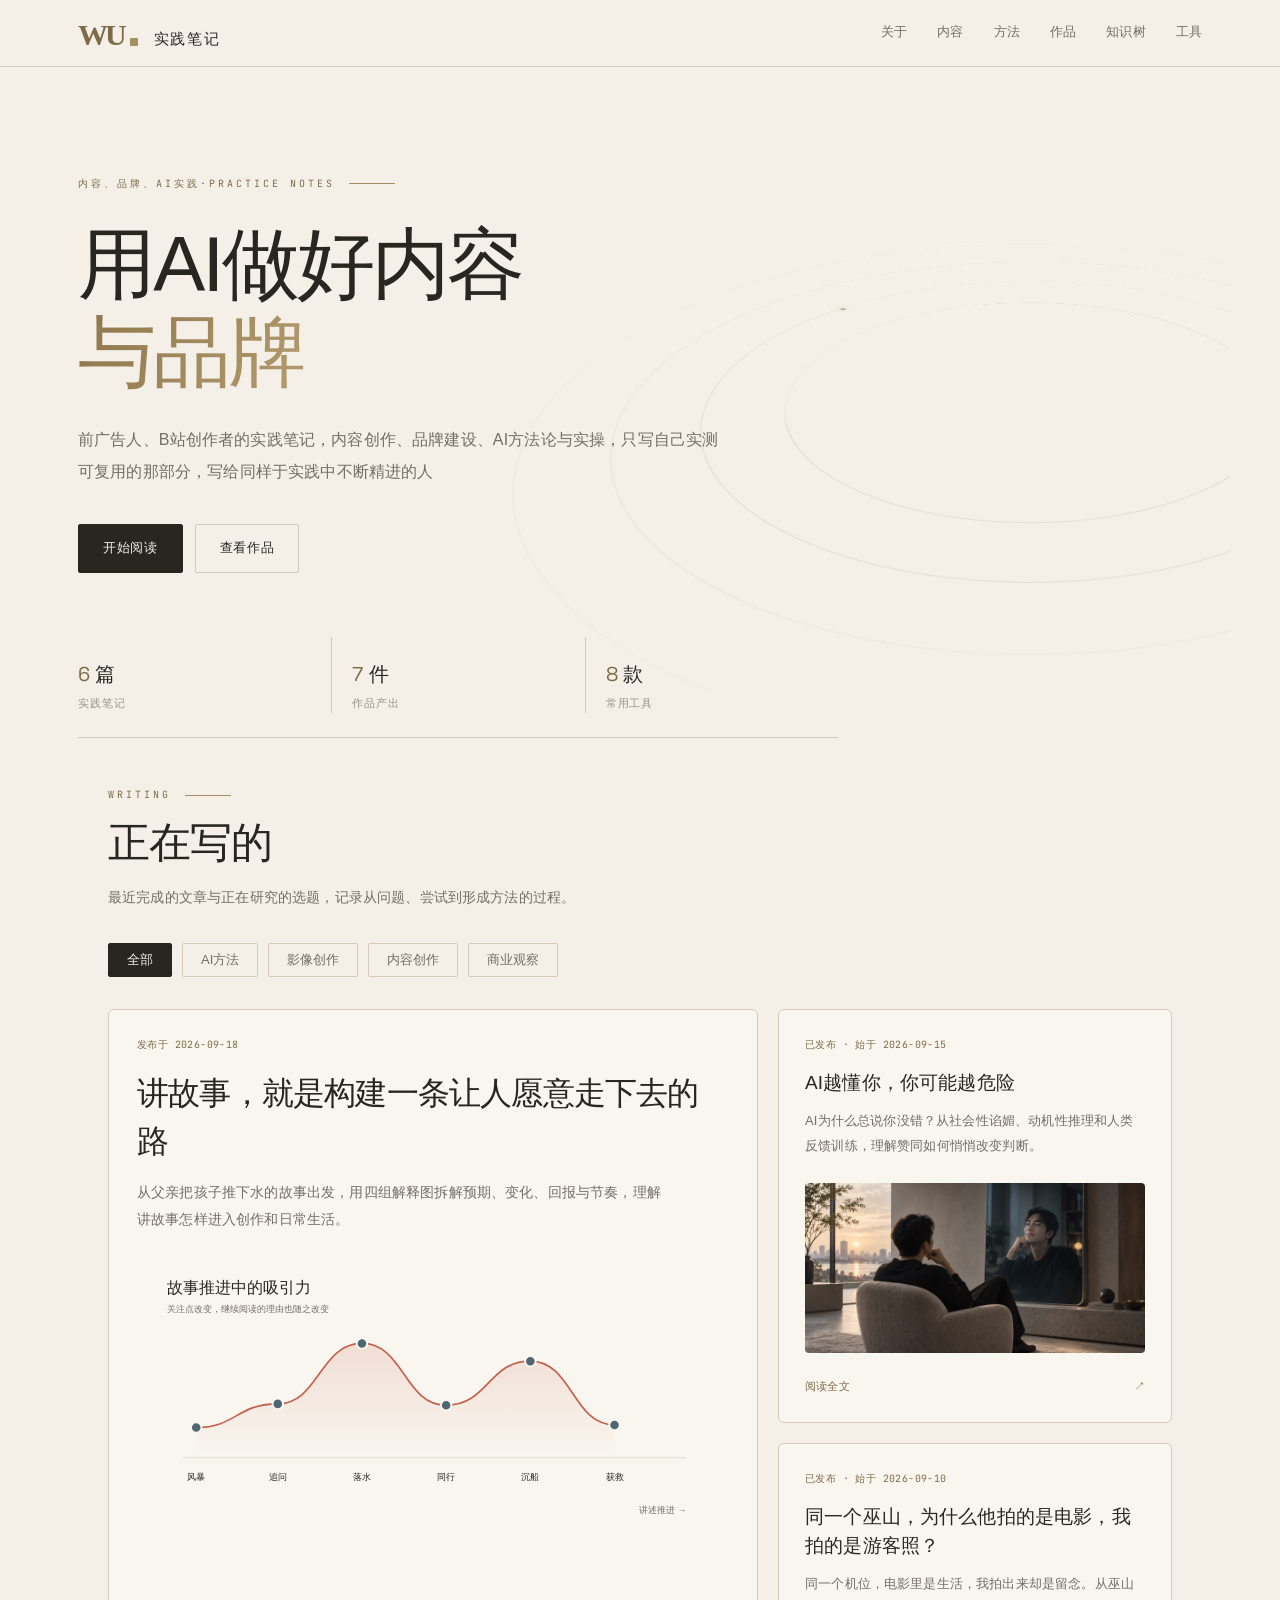
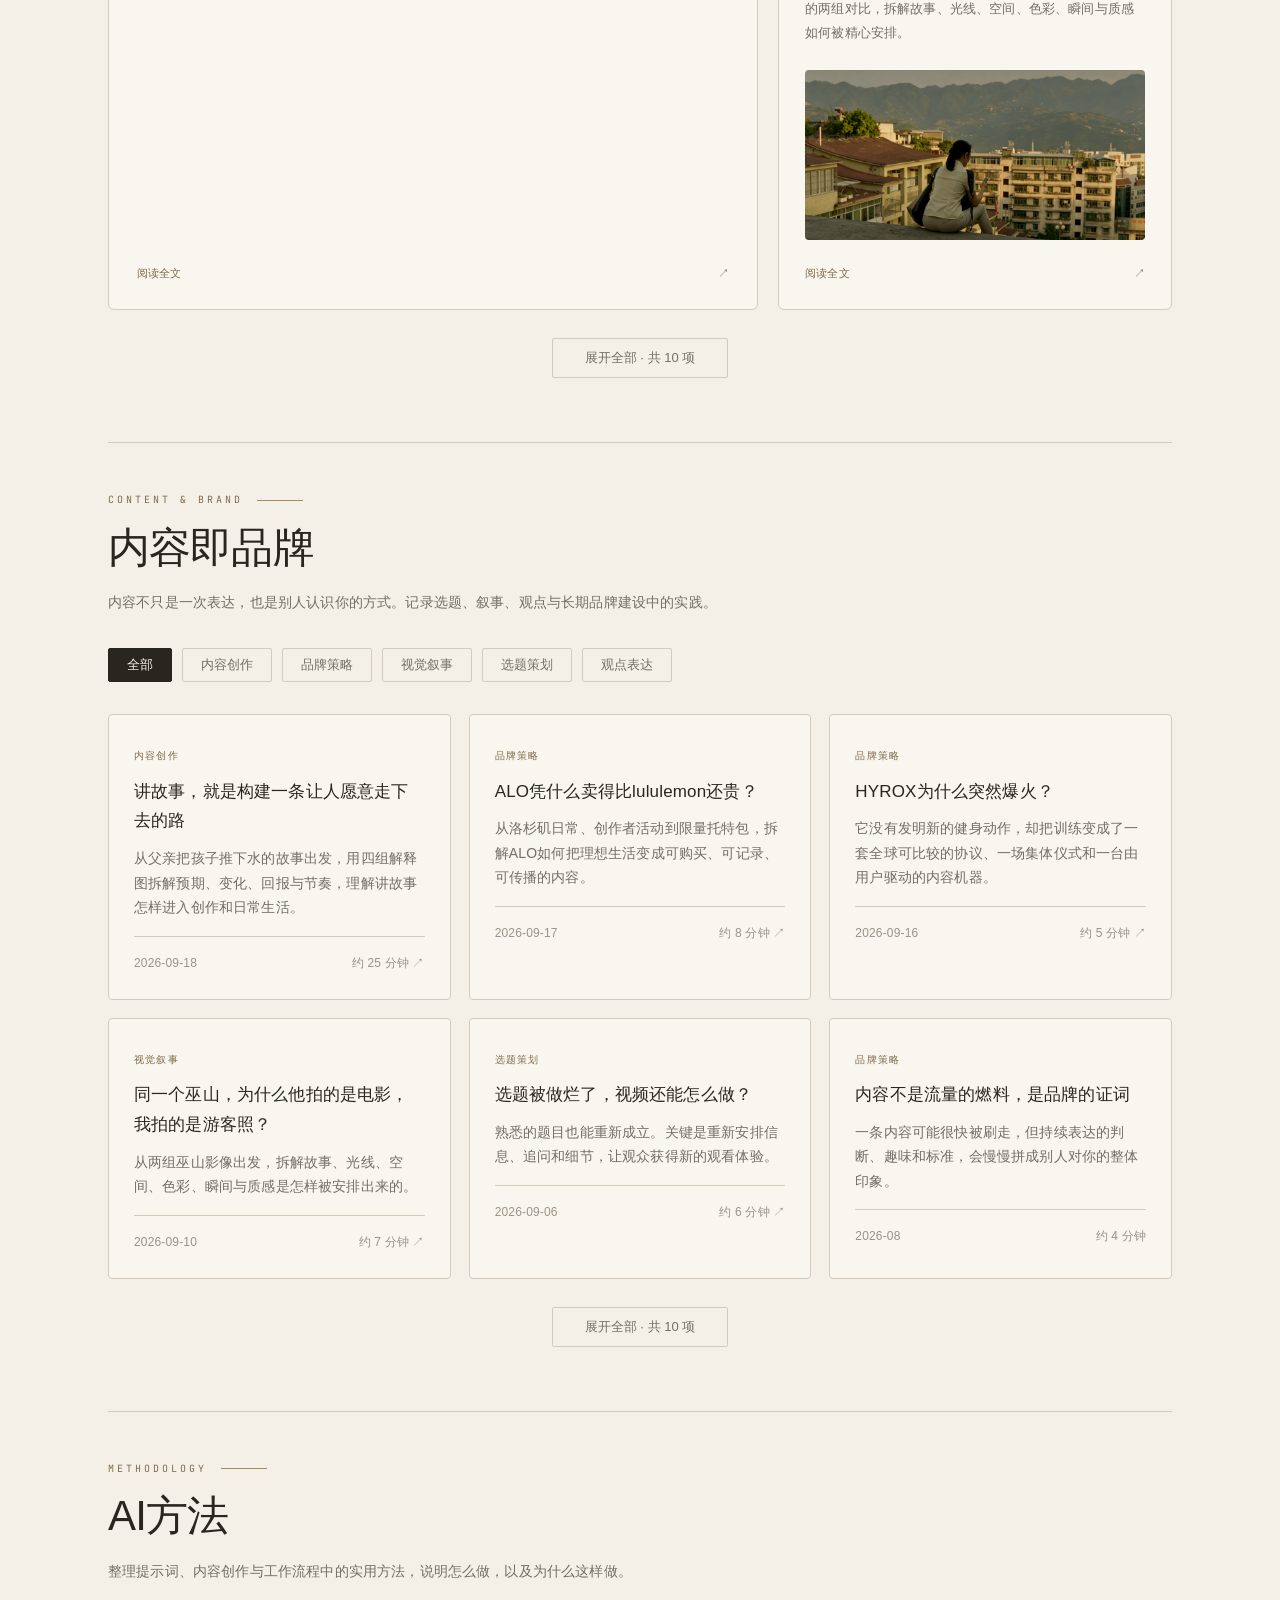
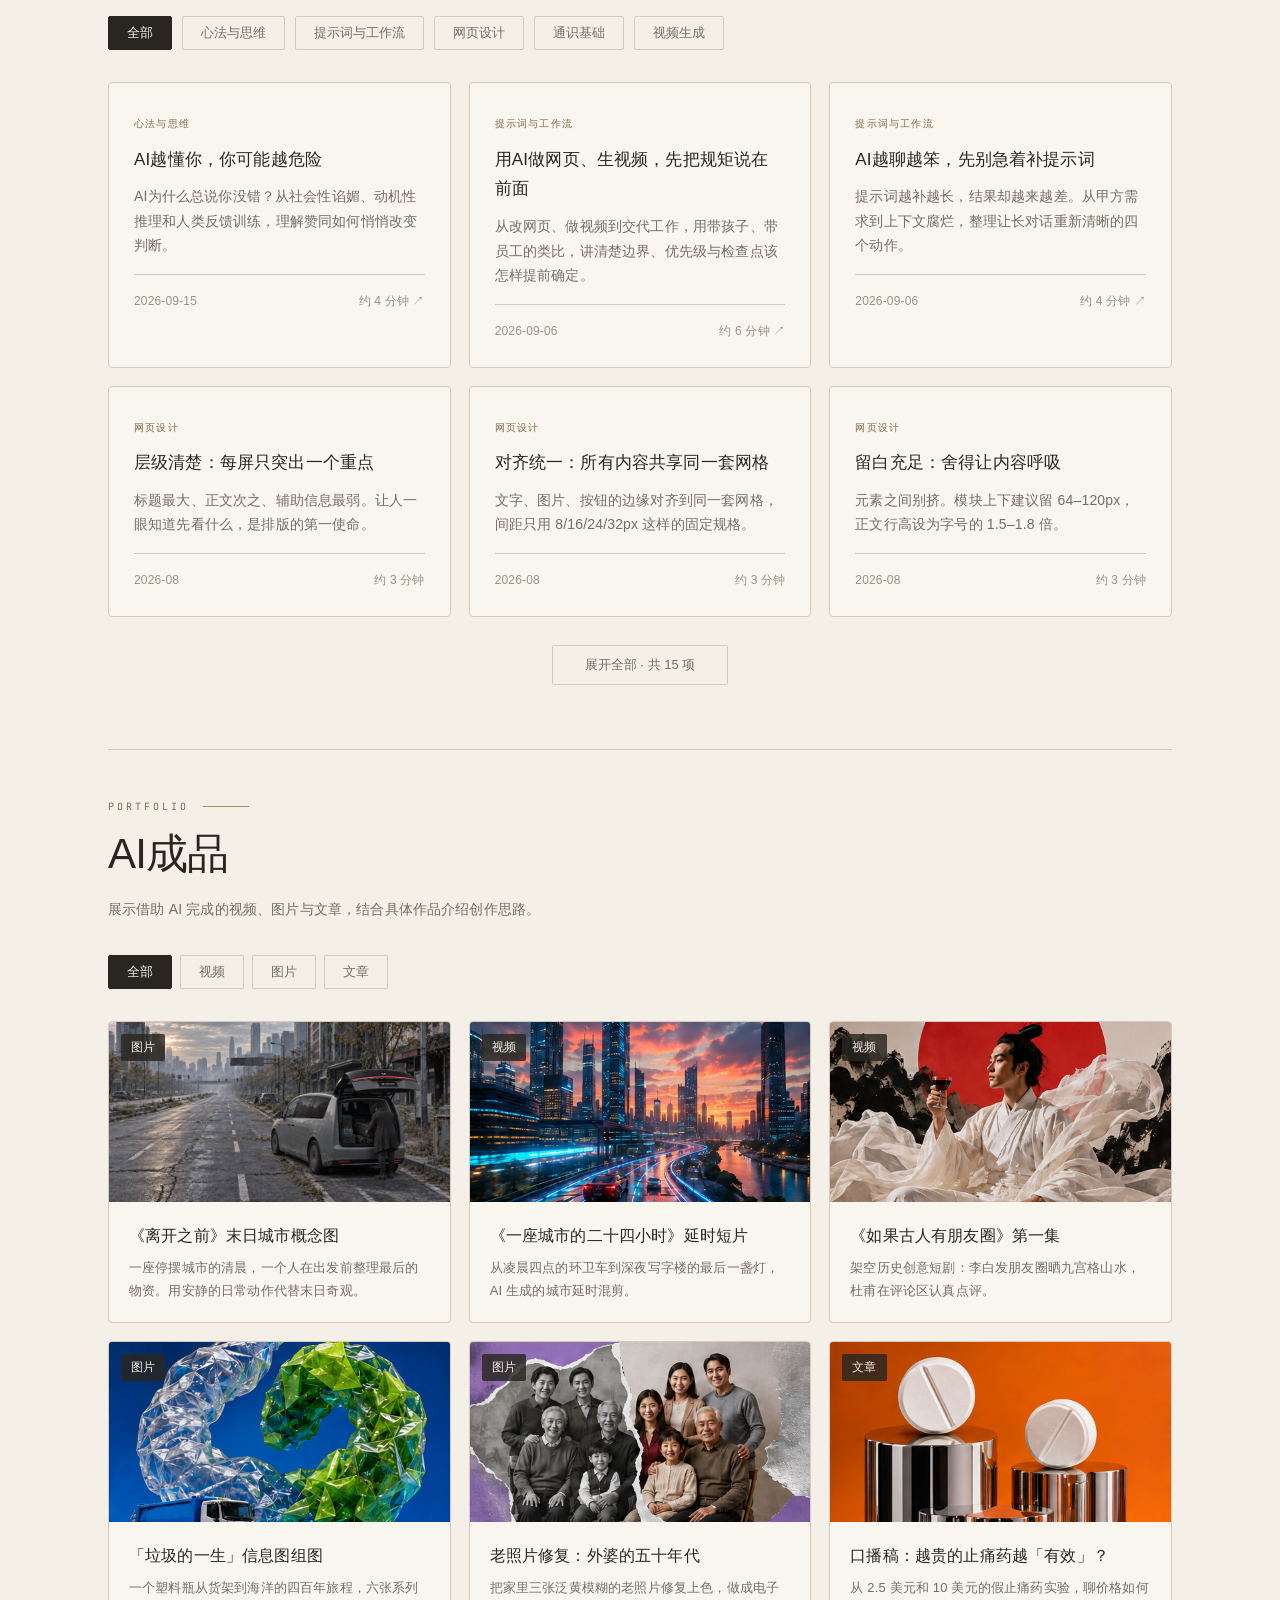
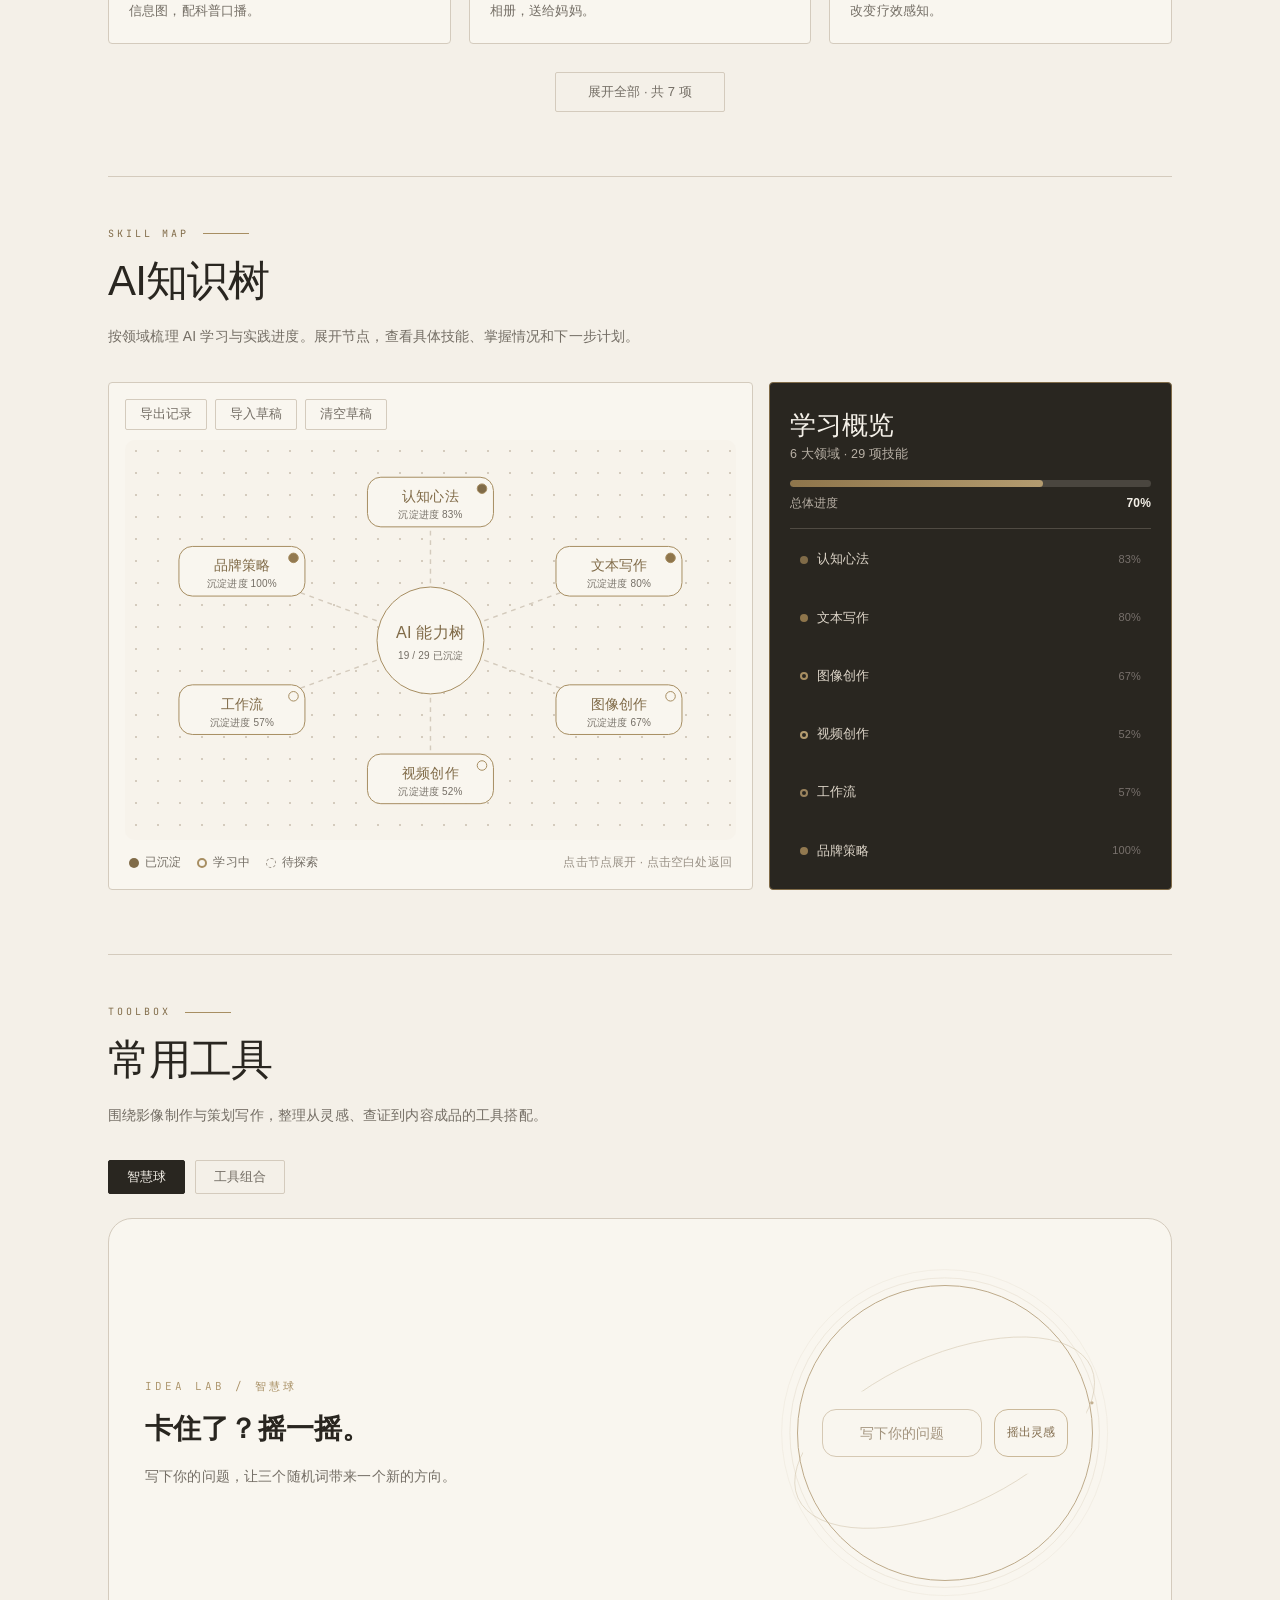
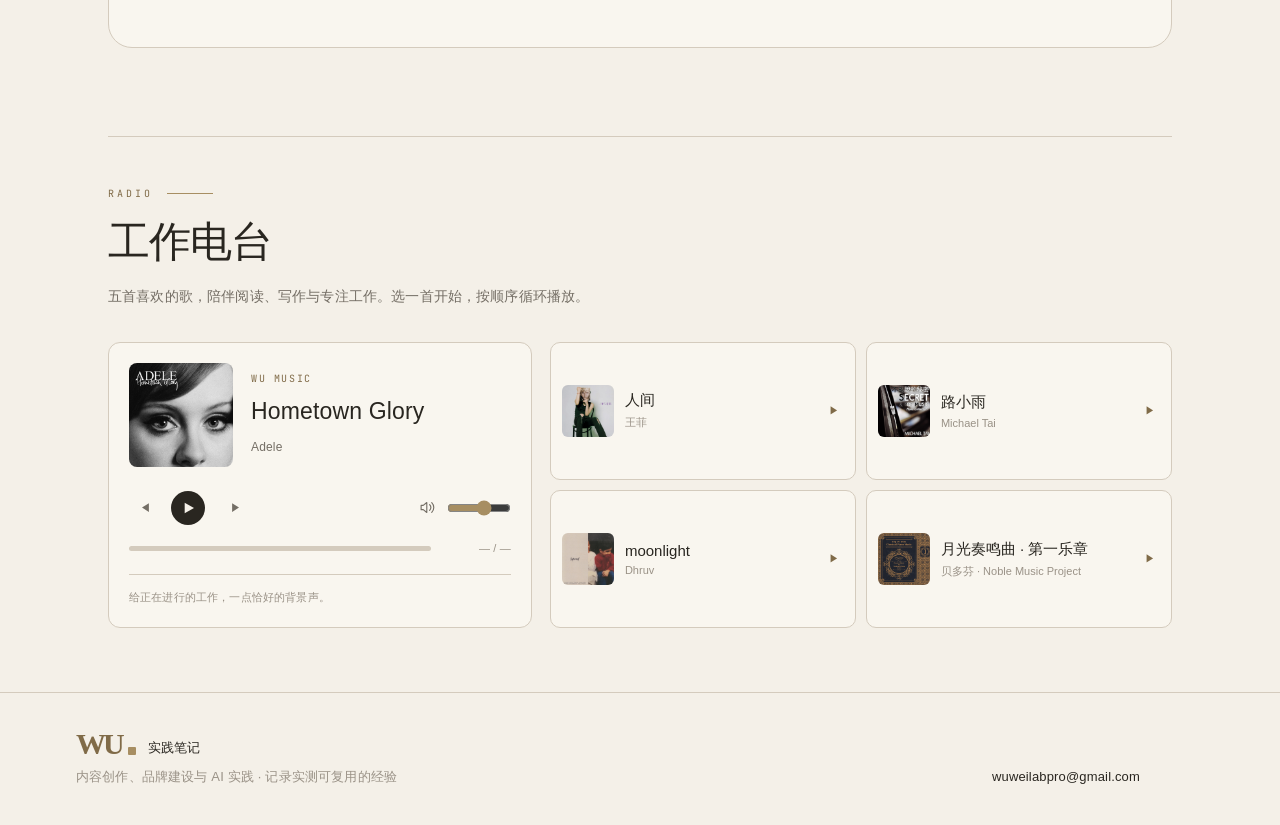
<file: index.html>
<!DOCTYPE html>
<html lang="zh-CN">
<head>
<meta charset="UTF-8">
<meta name="viewport" content="width=device-width, initial-scale=1.0">
<meta name="deployment-version" content="2026-09-06-mobile-02">
<meta name="theme-color" content="#F4F0E8">
<meta name="description" content="WU的实践笔记：内容创作、品牌建设与 AI 实践，记录实测可复用的经验。">
<title>WU的实践笔记</title>
<link rel="preconnect" href="https://fonts.googleapis.com">
<link rel="preconnect" href="https://fonts.gstatic.com" crossorigin>
<link href="https://fonts.googleapis.com/css2?family=Space+Grotesk:wght@400;500;600&family=JetBrains+Mono:wght@400;500&display=swap" rel="stylesheet">
<link href="https://fonts.loli.net/css2?family=Space+Grotesk:wght@400;500;600&family=JetBrains+Mono:wght@400;500&display=swap" rel="stylesheet">
<style>
:root{
  --bg:#F4F0E8; --card:#F9F6EF; --ink:#292620; --ink2:#746E65; --ink3:#9A9287;
  --accent:#A78E62; --accent-deep:#806B48; --accent-soft:#EAE0CF; --line:#D4CBBD; --radius:4px;
  --sans:"Microsoft YaHei UI Light","Microsoft YaHei Light","PingFang SC","Hiragino Sans GB","Noto Sans SC",-apple-system,BlinkMacSystemFont,sans-serif;
  --display:"Space Grotesk",var(--sans),sans-serif;
  --mono:"JetBrains Mono",ui-monospace,Consolas,monospace;
  --serif:var(--display);
  --shadow:0 1px 3px rgba(28,25,23,.05),0 8px 24px rgba(28,25,23,.06);
}
*{margin:0;padding:0;box-sizing:border-box}
html{scroll-behavior:smooth}
body{font-family:var(--sans);background:var(--bg);color:var(--ink);line-height:1.75}
.serif{font-family:var(--serif)}
a{color:inherit;text-decoration:none}

/* ===== 导航 ===== */
nav{position:sticky;top:0;z-index:50;background:rgba(250,250,249,.85);backdrop-filter:blur(12px);border-bottom:1px solid var(--line)}
.nav-inner{max-width:1080px;margin:0 auto;display:flex;align-items:center;justify-content:space-between;padding:14px 24px}
.logo{font-weight:700;font-size:18px;display:flex;align-items:center;gap:8px}
.logo .dot{width:10px;height:10px;border-radius:3px;background:#A78E62}
.nav-links{display:flex;gap:26px;font-size:14px;color:var(--ink2)}
.nav-links a:hover{color:var(--accent)}
@media(max-width:720px){.nav-links{gap:14px;font-size:13px}}

/* ===== Hero ===== */
.hero{max-width:1080px;margin:0 auto;padding:90px 24px 70px;text-align:center}
.hero .tag{display:inline-block;font-size:13px;color:var(--accent);background:var(--accent-soft);padding:4px 14px;border-radius:999px;margin-bottom:22px;letter-spacing:2px}
.hero h1{font-family:var(--serif);font-weight:900;font-size:clamp(38px,6vw,58px);letter-spacing:-1px}
.hero h1 .grad{background:linear-gradient(120deg,#8E754B 0%,#B49C70 100%);-webkit-background-clip:text;background-clip:text;color:transparent}
.hero .desc{max-width:560px;margin:26px auto 0;font-size:15px;color:var(--ink3)}
.hero .btns{margin-top:38px;display:flex;gap:14px;justify-content:center;flex-wrap:wrap}
.btn{display:inline-block;padding:12px 28px;border-radius:999px;font-size:14px;font-weight:600;transition:.2s}
.btn-main{background:var(--ink);color:#fff}
.btn-main:hover{background:var(--accent);transform:translateY(-2px)}
.btn-ghost{border:1px solid var(--line);color:var(--ink2);background:var(--card)}
.btn-ghost:hover{border-color:var(--accent);color:var(--accent)}
.hero-stats{display:flex;justify-content:center;gap:56px;margin-top:64px;flex-wrap:wrap}
.hstat .num{font-size:30px;font-weight:800;color:var(--ink)}
.hstat .num em{font-style:normal;color:var(--accent)}
.hstat .lab{font-size:13px;color:var(--ink3);margin-top:2px}

/* ===== 通用 Section ===== */
section{max-width:1080px;margin:0 auto;padding:80px 24px}
.sec-head{text-align:center;margin-bottom:48px}
.sec-head .en{font-size:12px;letter-spacing:4px;color:var(--ink3);text-transform:uppercase}
.sec-head h2{font-family:var(--serif);font-weight:900;font-size:clamp(26px,4vw,34px);margin-top:8px}
.sec-head p{color:var(--ink2);margin-top:12px;font-size:15px;max-width:620px;margin-left:auto;margin-right:auto}

/* ===== 方法论 ===== */
.filters{display:flex;gap:10px;justify-content:center;flex-wrap:wrap;margin-bottom:36px}
.chip{padding:7px 18px;border-radius:999px;font-size:13px;border:1px solid var(--line);background:var(--card);color:var(--ink2);cursor:pointer;transition:.2s}
.chip:hover{border-color:var(--accent);color:var(--accent)}
.chip.on{background:var(--ink);color:#fff;border-color:var(--ink)}
.m-grid{display:grid;grid-template-columns:repeat(3,1fr);gap:20px}
.m-card{background:var(--card);border:1px solid var(--line);border-radius:var(--radius);padding:26px;cursor:pointer;transition:.25s;box-shadow:var(--shadow)}
.m-card:hover{transform:translateY(-4px);border-color:#D8C8AA}
.m-card .cat{font-size:12px;color:var(--accent);background:var(--accent-soft);padding:2px 10px;border-radius:6px;display:inline-block;margin-bottom:12px}
.m-card h3{font-size:17px;font-weight:700;margin-bottom:10px}
.m-card p{font-size:14px;color:var(--ink2);display:-webkit-box;-webkit-line-clamp:3;-webkit-box-orient:vertical;overflow:hidden}
.m-card .meta{margin-top:16px;font-size:12px;color:var(--ink3);display:flex;justify-content:space-between}

/* 弹窗 */
.modal-mask{position:fixed;inset:0;background:rgba(28,25,23,.45);z-index:100;display:none;align-items:flex-start;justify-content:center;padding:40px 20px;overflow-y:auto}
.modal-mask.open{display:flex}
.modal{background:var(--card);border-radius:18px;max-width:680px;width:100%;padding:40px;position:relative;animation:pop .25s ease}
@keyframes pop{from{opacity:0;transform:translateY(16px)}to{opacity:1;transform:none}}
.modal .close{position:absolute;top:16px;right:20px;font-size:22px;color:var(--ink3);cursor:pointer;background:none;border:none}
.modal .cat{font-size:12px;color:var(--accent);background:var(--accent-soft);padding:2px 10px;border-radius:6px;display:inline-block;margin-bottom:14px}
.modal h3{font-family:var(--serif);font-weight:900;font-size:22px;margin-bottom:6px}
.modal .meta{font-size:13px;color:var(--ink3);margin-bottom:22px;padding-bottom:18px;border-bottom:1px solid var(--line)}
.modal .body p{font-family:var(--serif);font-size:15.5px;color:var(--ink2);margin-bottom:14px;text-align:justify}
.modal .body h4{font-size:16px;margin:20px 0 8px;color:var(--ink)}
.modal .work-detail-img{display:block;width:100%;aspect-ratio:16/9;object-fit:cover;margin:0 0 24px;border:1px solid var(--line)}

/* ===== 作品 ===== */
.w-tabs{display:flex;gap:8px;justify-content:center;margin-bottom:36px;flex-wrap:wrap}
.w-grid{display:grid;grid-template-columns:repeat(3,1fr);gap:20px}
.w-card{background:var(--card);border:1px solid var(--line);border-radius:var(--radius);overflow:hidden;transition:.25s;box-shadow:var(--shadow);cursor:pointer}
.w-card:hover{transform:translateY(-4px)}
.w-thumb{height:180px;position:relative;overflow:hidden;background:var(--accent-soft)}
.w-img{width:100%;height:100%;object-fit:cover;display:block;transition:.3s}
.w-card:hover .w-img{transform:scale(1.04)}
.w-thumb .type-badge{position:absolute;top:12px;left:12px;font-size:12px;color:#fff;padding:3px 10px;border-radius:6px;background:rgba(28,25,23,.65);backdrop-filter:blur(4px)}
.w-body{padding:18px}
.w-body h3{font-size:15.5px;font-weight:700;margin-bottom:8px;white-space:nowrap;overflow:hidden;text-overflow:ellipsis}
.w-body p{font-size:13px;color:var(--ink2);display:-webkit-box;-webkit-line-clamp:2;-webkit-box-orient:vertical;overflow:hidden}

/* ===== AI 知识树（钻取式能力地图） ===== */
.kt-wrap{display:grid;grid-template-columns:1.6fr 1fr;gap:24px;align-items:stretch}
@media(max-width:900px){.kt-wrap{grid-template-columns:1fr}}
.kt-canvas{background:var(--card);border:1px solid var(--line);border-radius:var(--radius);box-shadow:var(--shadow);padding:16px;display:flex;flex-direction:column}
.kt-toolbar{display:flex;gap:8px;flex-wrap:wrap;margin-bottom:10px;align-items:center}
.kt-btn{padding:6px 14px;border-radius:999px;border:1px solid var(--line);background:var(--card);font-size:12.5px;color:var(--ink2);cursor:pointer;transition:.2s;font-family:var(--sans)}
.kt-btn:hover{border-color:var(--accent);color:var(--accent)}
#kmap{width:100%;flex:1;min-height:460px;display:block;background-image:radial-gradient(#e7e5e4 1px,transparent 1px);background-size:22px 22px;border-radius:10px}
#kmap text{font-family:var(--sans);pointer-events:none}
.knode{cursor:pointer;transition:filter .15s}
.knode:hover{filter:brightness(.96)}
.k-legend{display:flex;gap:16px;flex-wrap:wrap;margin-top:12px;font-size:12px;color:var(--ink2);padding:0 4px;align-items:center}
.k-legend span{display:flex;align-items:center;gap:6px}
.k-legend i{width:10px;height:10px;border-radius:50%;display:inline-block}
.draft-hint{font-size:12px;color:var(--accent);background:var(--accent-soft);border-radius:999px;padding:5px 12px}
.f-row{margin-bottom:14px}
.f-row label{display:block;font-size:12.5px;color:var(--ink2);margin-bottom:5px;font-weight:600}
.f-row input,.f-row select,.f-row textarea{width:100%;padding:9px 12px;border:1px solid var(--line);border-radius:9px;font-family:var(--sans);font-size:14px;background:var(--bg);color:var(--ink)}
.f-row textarea{resize:vertical;min-height:70px}
.f-actions{display:flex;gap:10px;justify-content:flex-end;margin-top:18px}
.f-submit{background:var(--ink);color:#fff;border:none;padding:9px 22px;border-radius:999px;font-size:13px;cursor:pointer;font-family:var(--sans)}
.f-submit:hover{background:var(--accent)}
.f-cancel{background:none;border:1px solid var(--line);padding:9px 18px;border-radius:999px;font-size:13px;color:var(--ink2);cursor:pointer;font-family:var(--sans)}
.exp-area{width:100%;min-height:180px;padding:12px;border:1px solid var(--line);border-radius:9px;font-family:Consolas,monospace;font-size:12px;background:var(--bg);color:var(--ink2)}
/* 深色详情面板 */
.kp-panel{background:#1c1917;border-radius:var(--radius);box-shadow:var(--shadow);padding:28px;color:#fafaf9;display:flex;flex-direction:column;overflow:hidden}
.kp-tag{font-size:11px;letter-spacing:3px;color:#A78E62;font-weight:600;text-transform:uppercase}
.kp-title{font-family:var(--serif);font-weight:900;font-size:26px;margin:6px 0 2px;color:#fff;line-height:1.3}
.kp-sub{font-size:12.5px;color:#a8a29e}
.kp-bar{height:7px;border-radius:999px;background:#44403c;margin:14px 0 6px;overflow:hidden}
.kp-bar i{display:block;height:100%;border-radius:999px;background:linear-gradient(120deg,#8E754B 0%,#B49C70 100%);transition:width .5s ease}
.kp-barrow{display:flex;justify-content:space-between;font-size:12px;color:#a8a29e}
.kp-barrow b{color:#fafaf9}
.kp-desc{font-family:var(--serif);font-size:14px;color:#d6d3d1;margin:14px 0;line-height:1.85}
.kp-stats{display:grid;grid-template-columns:1fr 1fr;gap:10px;margin:2px 0 14px}
.kp-stat{background:#292524;border-radius:10px;padding:12px 14px}
.kp-stat .n{font-size:22px;font-weight:800;color:#fff;font-family:var(--serif)}
.kp-stat .l{font-size:11px;color:#a8a29e;margin-top:2px}
.kp-next{background:rgba(167,142,98,.12);border:1px solid rgba(216,200,170,.35);border-radius:10px;padding:12px 14px;margin-top:auto}
.kp-next .l{font-size:11px;letter-spacing:2px;color:#A78E62;font-weight:600}
.kp-next .t{font-size:13.5px;color:#E8DFD1;margin-top:4px}
.kp-skills{margin-top:14px;border-top:1px solid #44403c;padding-top:12px;max-height:220px;overflow-y:auto}
.kp-skills h4{font-size:12px;color:#a8a29e;margin-bottom:8px;font-weight:600;letter-spacing:1px}
.kp-skill{display:flex;align-items:center;gap:9px;padding:7px 10px;border-radius:8px;cursor:pointer;font-size:13px;color:#d6d3d1}
.kp-skill:hover{background:#292524}
.kp-skill.sel{background:rgba(167,142,98,.2);color:#fff}
.kp-skill .d{width:8px;height:8px;border-radius:50%;flex-shrink:0}
.kp-skill .w{margin-left:auto;font-size:11px;color:#78716c;font-variant-numeric:tabular-nums}
.kp-act{margin-top:14px;display:flex;gap:10px;flex-wrap:wrap}
.kp-btn{background:#806B48;color:#fff;border:none;padding:9px 20px;border-radius:999px;font-size:12.5px;cursor:pointer;font-family:var(--sans);transition:.2s}
.kp-btn:hover{background:#A78E62}
.kp-btn.ghost{background:none;border:1px solid #57534e;color:#a8a29e}
.kp-btn.ghost:hover{border-color:#A78E62;color:#D8C8AA}

/* ===== 工具箱 ===== */
.tools-grid{display:grid;grid-template-columns:repeat(2,minmax(0,1fr));gap:16px}
.combo{background:var(--card);border:1px solid var(--line);border-radius:var(--radius);padding:22px;transition:.2s;box-shadow:var(--shadow)}
.combo:hover{border-color:#D8C8AA;transform:translateY(-3px)}
.combo-head{margin-bottom:14px}
.combo-head h3{font-size:15.5px;font-weight:700}
.combo-head .combo-sub{display:block;font-size:12px;color:var(--ink3);margin-top:2px}
.combo-tools{display:flex;flex-direction:column;gap:10px}
.combo-tool{display:flex;gap:10px;align-items:flex-start}
.combo-tool .ct-ico{width:28px;height:28px;flex-shrink:0;border-radius:8px;background:var(--accent);display:flex;align-items:center;justify-content:center;font-size:13px}
.combo-tool b{font-size:13.5px;font-weight:600;display:block;line-height:1.4}
.combo-tool div span{font-size:12px;color:var(--ink2)}
.ei{filter:brightness(0) invert(1)}

/* ===== 我正在研究什么 ===== */
.r-grid{display:grid;grid-template-columns:repeat(3,1fr);gap:20px}
.r-card{background:var(--card);border:1px solid var(--line);border-radius:var(--radius);padding:24px;box-shadow:var(--shadow);transition:.25s}
.r-card:hover{transform:translateY(-4px);border-color:#D8C8AA}
.r-card .stage{font-size:12px;color:var(--accent);background:var(--accent-soft);padding:2px 10px;border-radius:6px;display:inline-block;margin-bottom:12px}
.r-card h3{font-size:16px;font-weight:700;margin-bottom:8px}
.r-card .why{font-size:13.5px;color:var(--ink2)}
.r-prog{margin-top:18px}
.r-prog .track{height:6px;border-radius:999px;background:var(--accent-soft);overflow:hidden}
.r-prog .fill{height:100%;border-radius:999px;background:linear-gradient(120deg,#8E754B 0%,#B49C70 100%)}
.r-prog .meta{display:flex;justify-content:space-between;font-size:12px;color:var(--ink3);margin-top:6px}

/* ===== 关于我（名言 + 分割线 + 联系方式） ===== */
#about{padding:36px 88px 36px 24px}
#about .footer-inner{max-width:1064px;margin:0 auto;display:flex;justify-content:space-between;align-items:flex-end;gap:20px 40px;text-align:left}
#about .about-contacts{margin:0;flex-shrink:0}
#about .a-contact{padding:0}
#about .a-contact .lab{display:none}
#about .a-contact .val{font-size:13px}
@media(max-width:640px){#about .footer-inner{flex-direction:column;align-items:flex-start;gap:12px}}
.about-quote{font-family:var(--serif);font-weight:600;font-size:clamp(18px,2.8vw,26px);color:var(--ink);text-align:center;max-width:640px;margin:0 auto;line-height:1.75}
.aq-mark{color:var(--accent);opacity:.4;font-weight:900;padding:0 2px}
.about-line{width:64px;height:1px;background:var(--accent);margin:30px auto}
.about-contacts{display:flex;justify-content:center;align-items:stretch;flex-wrap:wrap;list-style:none;gap:0}
.a-contact{display:flex;flex-direction:column;align-items:center;gap:6px;padding:2px 38px;border-left:1px solid var(--line)}
.a-contact:first-child{border-left:none}
.a-contact .lab{font-size:11px;letter-spacing:3px;color:var(--ink3)}
.a-contact .val{font-size:15px;font-weight:600;color:var(--ink)}

/* ===== 工坊电台 ===== */
.music-grid{display:grid;grid-template-columns:repeat(4,1fr);gap:12px;max-width:720px;margin:0 auto}
.mu-card{background:var(--card);border:1px solid var(--line);border-radius:var(--radius);overflow:hidden;cursor:pointer;transition:.2s;position:relative;box-shadow:var(--shadow)}
.mu-card:hover{transform:translateY(-3px);border-color:#D8C8AA}
.mu-card.playing{border-color:var(--accent);box-shadow:0 0 0 2px var(--accent-soft)}
.mu-cover{width:100%;aspect-ratio:1/1;object-fit:cover;display:block}
.mu-meta{display:flex;align-items:center;justify-content:space-between;gap:8px;padding:8px 10px}
.mu-txt{display:flex;flex-direction:column;min-width:0}
.mu-name{font-size:12px;font-weight:600;white-space:nowrap;overflow:hidden;text-overflow:ellipsis}
.mu-mood{font-size:10.5px;color:var(--ink3);margin-top:1px;white-space:nowrap;overflow:hidden;text-overflow:ellipsis}
.mu-dur{font-size:11px;color:var(--ink3);flex-shrink:0;font-variant-numeric:tabular-nums}
.mu-eq{display:none;gap:2px;align-items:flex-end;height:14px;position:absolute;top:10px;right:10px;background:rgba(255,255,255,.92);border-radius:6px;padding:3px 5px}
.mu-card.playing .mu-eq{display:flex}
.mu-eq i{width:3px;background:var(--accent);border-radius:2px;animation:eq 1s ease-in-out infinite}
.mu-eq i:nth-child(2){animation-delay:.25s}.mu-eq i:nth-child(3){animation-delay:.5s}
@keyframes eq{0%,100%{height:4px}50%{height:11px}}
.music-bar{display:flex;align-items:center;gap:12px;margin:18px auto 0;background:var(--card);border:1px solid var(--line);border-radius:999px;padding:8px 20px;max-width:680px;box-shadow:var(--shadow)}
.mb-title{font-size:13px;font-weight:600;min-width:88px;max-width:150px;white-space:nowrap;overflow:hidden;text-overflow:ellipsis}
.mb-time{font-size:11.5px;color:var(--ink3);font-variant-numeric:tabular-nums;flex-shrink:0}
.pl-bar{flex:1;height:5px;border-radius:999px;background:var(--line);cursor:pointer;position:relative;min-width:60px}
.pl-fill{height:100%;width:0%;border-radius:999px;background:var(--accent);pointer-events:none}
.pl-controls{display:flex;align-items:center;gap:4px;flex-shrink:0}
.pl-btn{width:30px;height:30px;border-radius:50%;border:none;background:none;color:var(--ink2);display:flex;align-items:center;justify-content:center;cursor:pointer;transition:.15s}
.pl-btn:hover{color:var(--accent)}
.pl-btn.pl-play{background:var(--ink);color:#fff;width:34px;height:34px}
.pl-btn.pl-play:hover{background:var(--accent)}
.pl-vol{width:64px;accent-color:var(--accent);cursor:pointer}

/* ===== 页脚 ===== */
footer{border-top:1px solid var(--line);text-align:center;padding:44px 24px;color:var(--ink3);font-size:13px}
footer .fl{font-family:var(--serif);font-weight:700;color:var(--ink);margin-bottom:6px}

.more-wrap{text-align:center;margin-top:28px}
.more-btn{padding:10px 32px;border-radius:999px;border:1px solid var(--line);background:var(--card);color:var(--ink2);font-size:13px;cursor:pointer;transition:.2s}
.more-btn:hover{border-color:var(--accent);color:var(--accent)}

/* ===== 移动端适配（2栏栅格 + 紧凑排版） ===== */
@media(max-width:719px){
  .nav-inner{padding:12px 16px}
  .logo{font-size:16px}
  .nav-links{gap:12px;font-size:12px}
  .hero{padding:52px 18px 44px}
  .hero .btns{gap:10px}
  .hero .btn{padding:11px 22px;font-size:13px}
  .hero-stats{gap:18px 30px;margin-top:40px}
  .hstat .num{font-size:22px}
  section{padding:52px 18px}
  .sec-head{margin-bottom:30px}
  .sec-head p{font-size:13.5px}
  .chip{padding:6px 13px;font-size:12px}
  .m-grid,.w-grid,.tools-grid{grid-template-columns:repeat(2,1fr);gap:12px}
  .m-card{padding:14px}
  .m-card h3{font-size:14.5px}
  .m-card p{font-size:12px;-webkit-line-clamp:2}
  .m-card .meta{font-size:11px;margin-top:10px}
  .w-thumb{height:110px}
  .w-body{padding:13px}
  .w-body h3{font-size:13.5px}
  .w-body p{font-size:11.5px}
  .combo{padding:16px}
  .combo-head h3{font-size:14px}
  .combo-tool .ct-ico{width:24px;height:24px;font-size:12px;border-radius:7px}
  .combo-tool b{font-size:12.5px}
  .combo-tool div span{font-size:11px}
  .kt-canvas{padding:12px}
  .kt-btn{font-size:11.5px;padding:5px 11px}
  .kt-toolbar{gap:6px}
  #kmap{min-height:380px}
  .k-legend{font-size:11px;gap:10px}
  .kp-panel{padding:18px 16px}
  .kp-title{font-size:21px}
  .kp-stats{gap:8px}
  .kp-stat{padding:10px 12px}
  .kp-stat .n{font-size:18px}
  .kp-skills{max-height:180px}
  .modal{padding:26px 20px}
  .modal h3{font-size:18px}
  .more-wrap{margin-top:20px}
  /* 移动端：研究卡片与播放器 */
  .r-grid{grid-template-columns:1fr 1fr;gap:12px}
  .r-card:last-child:nth-child(odd){grid-column:1/-1}
  .r-card{padding:16px}
  .r-card h3{font-size:14.5px}
  .r-card .why{font-size:12px}
  .about-quote{font-size:17px}
  .about-line{margin:20px auto;width:48px}
  .about-contacts{gap:14px}
  .a-contact{border-left:none;padding:2px 6px}
  .a-contact .val{font-size:13.5px}
  /* 移动端：工坊电台 */
  .music-grid{grid-template-columns:repeat(2,1fr);gap:12px}
  .mu-name{font-size:12px}
  .music-bar{gap:8px;padding:7px 14px}
  .mb-title{min-width:64px;max-width:96px;font-size:12px}
  .pl-vol{display:none}
  .mb-time{display:none}
  .pl-bar{min-width:36px}
}

/* ===== 回到顶部 ===== */
#backtop{position:fixed;right:22px;bottom:22px;z-index:70;width:42px;height:42px;border-radius:50%;border:1px solid var(--line);background:rgba(255,255,255,.92);backdrop-filter:blur(10px);color:var(--ink2);display:flex;align-items:center;justify-content:center;cursor:pointer;box-shadow:0 3px 14px rgba(28,25,23,.12);opacity:0;visibility:hidden;transform:translateY(10px);transition:.25s}
#backtop.show{opacity:1;visibility:visible;transform:none}
#backtop:hover{background:var(--ink);color:#fff;border-color:var(--ink)}

/* 滚动入场 */
.rv{opacity:0;transform:translateY(24px);transition:.6s ease}
.rv.show{opacity:1;transform:none}

/* ===== 2026-08 编辑型米金视觉系统 ===== */
:root{
  --bg:#F4F0E8;
  --card:#F9F6EF;
  --linen:#ECE4D6;
  --ink:#292620;
  --ink2:#746E65;
  --ink3:#9A9287;
  --accent:#A78E62;
  --accent-deep:#806B48;
  --accent-soft:#EAE0CF;
  --line:#D4CBBD;
  --paper:#F4F0E8;
  --radius:4px;
  --shadow:none;
}
body{background:var(--bg);color:var(--ink);font-weight:300;letter-spacing:.01em}
nav{background:rgba(244,240,232,.96);backdrop-filter:none;border-bottom:1px solid var(--line)}
.nav-inner{max-width:1180px;padding:20px 28px}
.logo{font-family:var(--serif);font-size:18px;letter-spacing:.06em;color:var(--ink)}
.logo .dot{width:8px;height:8px;border-radius:50%;background:var(--accent)}
.logo{align-items:flex-end;gap:8px}
.wu-wordmark{display:inline-flex;align-items:baseline;padding-right:22px;font:700 30px/.85 Georgia,"Times New Roman",serif;letter-spacing:-3px;color:var(--accent-deep);white-space:nowrap}
.wu-letter-u{position:relative;display:inline-block}
.wu-letter-u i{position:absolute;right:-14px;top:auto;bottom:0;transform:none;width:8px;height:8px;border-radius:1px;background:var(--accent)}
.wu-wordmark>b,.wu-wordmark>.wu-letter-u{transform:translateY(2px)}
.wu-wordmark>.wu-letter-u i{bottom:2px}
.logo-copy{display:flex;align-items:flex-end;letter-spacing:0}
.logo-copy strong{font-family:var(--sans);font-size:15px;line-height:1;font-weight:300;letter-spacing:.12em;color:var(--ink);white-space:nowrap}
.hero .tag,.sec-head .en,.logo-copy small{font-family:var(--mono)}
.nav-links{gap:30px;font-size:13px;font-weight:300;color:var(--ink2)}
.nav-links a{position:relative}
.nav-links a::after{content:"";position:absolute;left:0;right:100%;bottom:-7px;height:1px;background:var(--accent);transition:right .2s ease}
.nav-links a:hover{color:var(--accent-deep)}
.nav-links a:hover::after{right:0}

.hero{max-width:1180px;min-height:auto;padding:108px 28px 0;text-align:left}
.hero-copy{max-width:760px;min-width:0;position:relative;z-index:1}
.hero{position:relative;isolation:isolate;overflow:hidden}
.hero-atmosphere{position:absolute;inset:0;pointer-events:none;z-index:0;overflow:hidden;mask-image:linear-gradient(to bottom,transparent,#000 12%,#000 78%,transparent)}
.hero-orbit{--tilt-x:38deg;--tilt-y:-22deg;--depth:20px;--phase:0deg;position:absolute;top:5%;right:-110px;width:620px;aspect-ratio:1;border:1px solid rgba(167,142,98,.18);border-top-color:rgba(167,142,98,.07);border-radius:50%;transform:perspective(1000px) translateZ(var(--depth)) rotateX(var(--tilt-x)) rotateY(var(--tilt-y)) rotateZ(var(--phase));animation:orbit-drift 90s linear infinite}
.hero-orbit::before{content:"";position:absolute;top:15%;left:14%;width:6px;height:6px;border-radius:50%;background:rgba(167,142,98,.68);box-shadow:0 0 0 5px rgba(167,142,98,.05)}
.hero-orbit{--tilt-x:64deg;--tilt-y:0deg;top:calc(48% - 310px)}
.hero-orbit:nth-child(2){--depth:20px;--phase:120deg;width:470px;top:calc(48% - 235px);right:-35px;border-color:rgba(167,142,98,.2);border-bottom-color:rgba(167,142,98,.07);animation-duration:120s;animation-direction:reverse}
.hero-orbit:nth-child(3){--depth:20px;--phase:240deg;width:770px;top:calc(48% - 385px);right:-185px;border-color:rgba(167,142,98,.1);filter:blur(.3px);animation-duration:160s}
.hero-orbit:nth-child(4){--depth:20px;--phase:60deg;width:920px;top:calc(48% - 460px);right:-260px;border-color:rgba(167,142,98,.065);filter:blur(.5px);animation-duration:190s;animation-direction:reverse}
.hero-orbit:nth-child(2)::before{width:4px;height:4px;opacity:.5;box-shadow:none;filter:blur(.2px)}
.hero-orbit:nth-child(3)::before{width:2px;height:2px;opacity:.28;box-shadow:none;filter:blur(.7px)}
.hero-orbit:nth-child(4)::before{display:none}
@keyframes orbit-drift{to{transform:perspective(1000px) translateZ(var(--depth)) rotateX(var(--tilt-x)) rotateY(var(--tilt-y)) rotateZ(calc(var(--phase) + 360deg))}}
@media(max-width:640px){
  .hero-atmosphere{opacity:.85}
  .hero-orbit{width:420px;top:calc(48% - 210px);right:-115px;animation-duration:32s}
  .hero-orbit:nth-child(2){width:320px;top:calc(48% - 160px);right:-65px;animation-duration:42s}
  .hero-orbit:nth-child(3){width:520px;top:calc(48% - 260px);right:-165px;animation-duration:52s}
  .hero-orbit:nth-child(4){width:620px;top:calc(48% - 310px);right:-215px;animation-duration:64s}
  .hero-orbit:nth-child(1)::before{background:rgba(167,142,98,.78)}
}
@media(prefers-reduced-motion:reduce){.hero-orbit{animation:none}}
.hero .tag{display:flex;align-items:center;gap:14px;margin:0 0 28px;padding:0;border:0;border-radius:0;background:none;color:var(--accent-deep);font-size:10px;font-weight:400;letter-spacing:.3em}
.hero .tag::after{content:"";width:46px;height:1px;flex-shrink:0;background:var(--accent)}
.hero h1{max-width:720px;font-family:var(--sans);font-size:clamp(48px,6.3vw,78px);font-weight:300;line-height:1.13;letter-spacing:-.035em}
.hero h1 .grad{background:linear-gradient(120deg,#8E754B 0%,#B49C70 100%);-webkit-background-clip:text;background-clip:text;color:transparent}
.hero .desc{max-width:650px;margin:28px 0 0;color:var(--ink2);font-size:16px;font-weight:300;line-height:2}
.hero .btns{margin-top:36px;justify-content:flex-start;gap:12px}
.btn{padding:12px 24px;border-radius:2px;font-size:13px;letter-spacing:.05em}
.btn-main{background:var(--ink);color:var(--paper);border:1px solid var(--ink)}
.btn-main:hover{background:var(--accent-deep);border-color:var(--accent-deep);transform:none}
.btn-ghost{border:1px solid var(--line);color:var(--ink);background:transparent}
.btn-ghost:hover{border-color:var(--accent);color:var(--accent-deep)}
.hero-stats{display:grid;grid-template-columns:repeat(3,minmax(0,1fr));gap:0;margin-top:64px;padding-bottom:24px;border-bottom:1px solid var(--line)}
.hstat{padding:20px 20px 0 0}
.hstat+.hstat{padding-left:20px;border-left:1px solid var(--line)}
.hstat .num{font-family:var(--serif);font-size:20px;font-weight:700;color:var(--ink)}
.hstat .num em{color:var(--accent-deep)}
.hstat .lab{font-size:11px;color:var(--ink3);letter-spacing:.08em}
section{max-width:1120px;padding:0 28px 64px;scroll-margin-top:78px}
#research{padding-top:48px}
#research .sec-head{padding-top:0;border-top:0}
.sec-head{text-align:left;margin-bottom:32px;padding-top:48px;border-top:1px solid var(--line)}
.sec-head .en{display:flex;align-items:center;gap:14px;color:var(--accent-deep);font-size:10px;font-weight:400;letter-spacing:.3em}
.sec-head .en::after{content:"";width:46px;height:1px;background:var(--accent)}
.sec-head h2{max-width:720px;margin-top:12px;font-family:var(--sans);font-size:clamp(29px,4vw,42px);font-weight:300;line-height:1.3;letter-spacing:-.02em}
.sec-head p{max-width:640px;margin:14px 0 0;color:var(--ink2);font-size:14px;line-height:1.9}

.filters,.w-tabs{justify-content:flex-start;margin-bottom:32px}
.chip,.kt-btn,.more-btn,.f-cancel{border-radius:2px;background:transparent;border-color:var(--line);color:var(--ink2)}
.chip:hover,.kt-btn:hover,.more-btn:hover{border-color:var(--accent);color:var(--accent-deep)}
.chip.on{background:var(--ink);border-color:var(--ink);color:var(--paper)}
.m-grid,.w-grid,.r-grid{gap:18px}
.m-card,.w-card,.combo,.r-card,.mu-card,.kt-canvas{background:var(--card);border:1px solid var(--line);border-radius:var(--radius);box-shadow:none}
.m-card,.combo,.r-card{padding:25px}
.m-card:hover,.w-card:hover,.combo:hover,.r-card:hover,.mu-card:hover{transform:translateY(-2px);border-color:var(--accent)}
.m-card .cat,.modal .cat,.r-card .stage{padding:0;background:none;border-radius:0;color:var(--accent-deep);font-size:10px;font-weight:700;letter-spacing:.12em}
.m-card h3,.w-body h3,.combo-head h3,.r-card h3{color:var(--ink)}
.m-card p,.w-body p,.combo-tool div span,.r-card .why{color:var(--ink2)}
.m-card .meta{padding-top:16px;border-top:1px solid var(--line);color:var(--ink3)}
.w-thumb{background:var(--linen)}
.w-img{filter:none}
.w-card:hover .w-img{transform:scale(1.015)}
.w-thumb .type-badge{color:var(--paper);background:rgba(41,38,32,.82);backdrop-filter:none;border-radius:2px}
.w-body{padding:20px}

.modal-mask{background:rgba(41,38,32,.58)}
.modal{background:var(--card);border:1px solid var(--line);border-radius:4px;box-shadow:none}
.modal .meta{color:var(--ink3)}
.modal .body p{color:var(--ink2)}

#kmap{background-color:#F7F3EB;background-image:radial-gradient(#D4CBBD 1px,transparent 1px)}
.draft-hint{background:var(--accent-soft);color:var(--accent-deep);border-radius:2px}
.f-row input,.f-row select,.f-row textarea,.exp-area{background:#F7F3EB;border-radius:2px}
.f-submit{background:var(--ink);color:var(--paper);border-radius:2px}
.f-submit:hover{background:var(--accent-deep)}
.kp-panel{background:var(--ink);color:var(--paper);border:1px solid var(--accent-deep);border-radius:4px;box-shadow:none}
.kp-tag,.kp-next .l{color:var(--accent)}
.kp-title,.kp-barrow b,.kp-stat .n{color:var(--paper)}
.kp-sub,.kp-barrow,.kp-stat .l,.kp-skills h4{color:#B8B0A5}
.kp-desc,.kp-skill{color:#DDD5C8}
.kp-bar{background:#4A463F}
.kp-bar i{background:linear-gradient(120deg,#8E754B 0%,#B49C70 100%)}
.kp-stat{background:#37332D;border-radius:2px}
.kp-next{background:rgba(167,142,98,.1);border:1px solid rgba(216,200,170,.34);border-radius:2px}
.kp-next .t{color:#E8DFD1}
.kp-skills{border-top-color:#504B43}
.kp-overview-domains{max-height:none;overflow:visible}
#kmap{min-height:0;height:320px;flex:none}
.kt-wrap{gap:16px;align-items:stretch}
@media(min-width:901px){
  .kt-canvas #kmap{flex:1;min-height:320px}
  .kp-panel.is-overview .kp-overview-domains{flex:1;display:flex;flex-direction:column;justify-content:space-between}
}
.kp-panel.is-overview{padding:20px}
.kp-panel:not(.is-overview){padding:20px;gap:0}
.kp-panel:not(.is-overview) .kp-tag{display:none}
.kp-panel:not(.is-overview) .kp-title{font-size:20px}
.kp-panel:not(.is-overview) .kp-desc{margin:8px 0;font-size:13px}
.kp-panel:not(.is-overview) .kp-stats{display:flex;gap:20px;margin:0 0 8px}
.kp-panel:not(.is-overview) .kp-stat{display:flex;align-items:baseline;gap:6px;background:none;padding:0}
.kp-panel:not(.is-overview) .kp-stat .n{font-size:13px}
.kp-panel:not(.is-overview) .kp-skills{margin:0;padding:0;border:0;max-height:none}
.kp-panel:not(.is-overview) .kp-skills h4{display:none}
.kp-panel:not(.is-overview) .kp-next{background:none;border:0;padding:0;margin-top:8px;display:flex;gap:8px;align-items:baseline}
.kp-panel:not(.is-overview) .kp-next .l{white-space:nowrap;letter-spacing:0}
.kp-panel:not(.is-overview) .kp-next .t{margin:0;font-size:12px}
@media(min-width:641px) and (max-width:900px){
  .kp-panel:not(.is-overview){display:grid;grid-template-columns:180px 1fr;column-gap:28px;align-content:start}
  .kp-panel:not(.is-overview) .kp-title{grid-column:1;grid-row:1}
  .kp-panel:not(.is-overview) .kp-sub{grid-column:1;grid-row:2}
  .kp-panel:not(.is-overview) .kp-bar{grid-column:1;grid-row:3}
  .kp-panel:not(.is-overview) .kp-barrow{grid-column:1;grid-row:4;align-self:start}
  .kp-panel:not(.is-overview) .kp-desc{grid-column:2;grid-row:1 / 3;margin:0 0 6px}
  .kp-panel:not(.is-overview) .kp-stats{grid-column:2;grid-row:3}
  .kp-panel:not(.is-overview) .kp-skills{grid-column:2;grid-row:4;display:grid;grid-template-columns:1fr 1fr;column-gap:16px}
  .kp-panel:not(.is-overview) .kp-next{grid-column:2;grid-row:5}
  .kp-panel:not(.is-overview) .kp-act{grid-column:2;grid-row:6;margin-top:10px}
}
@media(max-width:900px){
  .kp-panel.is-overview{display:grid;grid-template-columns:180px 1fr;column-gap:28px;align-items:start}
  .is-overview .kp-overview-domains{grid-column:2;grid-row:1 / 5;margin:0;padding:0;border:0;display:grid;grid-template-columns:1fr 1fr;gap:0 16px}
  .is-overview .kp-title{font-size:20px}
}
@media(max-width:640px){
  #kmap{height:270px}
  .kp-panel.is-overview{grid-template-columns:1fr;padding:16px}
  .is-overview .kp-overview-domains{grid-column:1;grid-row:auto;margin-top:10px}
}
.knode rect{rx:14px;fill:#F9F6EF;fill-opacity:1;stroke:#A78E62;stroke-width:1;stroke-linejoin:round;stroke-dasharray:none;vector-effect:non-scaling-stroke}
.knode circle{stroke:#A78E62;stroke-width:1;vector-effect:non-scaling-stroke}
.knode circle:not([cx]){fill:#F9F6EF}
.knode text{fill:#806B48;font-weight:400}
.knode text[font-size="10.5"],.knode text[font-size="9.5"]{fill:#746E65}
.kp-skill{border-radius:2px}
.kp-skill:hover{background:#37332D}
.kp-skill.sel{background:rgba(167,142,98,.2);color:var(--paper)}
.kp-btn{background:var(--accent-deep);color:var(--paper);border-radius:2px}
.kp-btn:hover{background:var(--accent)}
.kp-btn.ghost{border-color:#6D665C;color:#C5BCAF}
.kp-btn.ghost:hover{border-color:var(--accent);color:#E8DFD1}

.combo-tool .ct-ico{background:var(--accent-deep);border-radius:2px}
.r-prog .track{background:var(--accent-soft)}
.r-prog .fill{background:linear-gradient(120deg,#8E754B 0%,#B49C70 100%)}
.aq-mark{color:var(--accent)}
.about-line{height:1px;background:var(--accent)}
.music-grid{gap:14px}
.mu-card.playing{border-color:var(--accent);box-shadow:inset 0 0 0 1px var(--accent)}
.mu-eq{background:rgba(244,240,232,.92);border-radius:2px}
.music-bar{background:var(--card);border-radius:2px;box-shadow:none}
.pl-btn.pl-play{background:var(--ink);color:var(--paper)}
.pl-btn.pl-play:hover{background:var(--accent-deep)}
footer{color:var(--ink3);padding:56px 24px}
#backtop{background:rgba(244,240,232,.94);border-radius:2px;box-shadow:none;backdrop-filter:none}
#backtop:hover{background:var(--ink);color:var(--paper)}
.rv{transform:translateY(14px);transition:.5s ease}

/* 轻字重编辑排版：保留 WU 字标自身造型，其余页面文字降低字重 */
.btn,.chip,.kt-btn,.more-btn,.f-submit,.f-cancel,.kp-btn{font-weight:400}
.hstat .num,.m-card h3,.modal h3,.w-body h3,.combo-head h3,.r-card h3,
.combo-tool b,.a-contact .val,.mu-name,.mb-title,footer .fl{font-weight:400}
footer .fl{display:flex;align-items:baseline;gap:4px;font-family:var(--sans);font-weight:300}
.m-card .cat,.modal .cat,.r-card .stage,.kp-tag,.kp-next .l,.kp-skills h4{font-weight:400}
.about-quote{font-family:var(--sans);font-weight:300}
.kp-title{font-family:var(--sans);font-weight:400}
.kp-stat .n{font-family:var(--sans);font-weight:400}

@media(max-width:900px){
  .hero{min-height:auto;padding-top:78px}
}
@media(max-width:719px){
  .wu-wordmark{font-size:22px;padding-right:20px}
  .wu-letter-u i{right:-12px;bottom:0;width:7px;height:7px}
  .logo-copy strong{font-size:11px;letter-spacing:.04em}
  .nav-inner{gap:12px;padding:13px 16px;flex-wrap:wrap}
  .logo{gap:6px;flex:0 0 auto;min-width:max-content}
  .nav-links{gap:11px;font-size:11px;overflow:visible;flex-wrap:wrap}
  .nav-links a{display:block;white-space:nowrap}
  .hero{padding:68px 18px 0}
  .hero h1{font-size:clamp(44px,15vw,62px)}
  .hero .desc{font-size:14px}
  .hero-stats{grid-template-columns:repeat(3,1fr);margin-top:48px}
  .hstat{padding:16px 12px 12px 0}
  .hstat+.hstat{padding-left:12px}
  section{padding:0 18px 48px}
  #research{padding-top:36px}
  .sec-head{margin-bottom:24px;padding-top:36px}
  .sec-head h2{font-size:29px}
  .m-card,.combo,.r-card{padding:16px}
  .music-bar{border-radius:2px}
}
@media(max-width:520px){
  .nav-inner{display:grid;grid-template-columns:minmax(0,1fr);gap:10px}
  .nav-links{display:flex;width:100%;min-width:0;justify-content:flex-end;gap:clamp(10px,3vw,16px);padding-top:1px}
  section{scroll-margin-top:88px}
}
a.m-card,a.r-card{display:block}a.m-card:focus-visible,a.r-card:focus-visible{outline:2px solid var(--accent-deep);outline-offset:5px}.r-card.published{grid-column:1/-1;border-left:3px solid var(--accent)}.r-card.published .r-prog{max-width:320px}.r-card.published .track{display:none}

/* 正在写的：左侧主文章，右侧两个研究方向 */
#r-grid{display:grid;grid-template-columns:minmax(0,1.65fr) minmax(0,1fr);grid-template-rows:repeat(2,auto);gap:20px;align-items:stretch}
#r-grid .r-card{min-width:0;grid-column:auto;border:1px solid var(--line);border-radius:6px;margin:0}
#r-grid .writing-featured{grid-column:1;grid-row:1 / span 2;display:flex;flex-direction:column;padding:0;overflow:hidden}
.writing-cover{padding:24px 24px 0;background:var(--card)}
.writing-cover img{display:block;width:auto;max-width:100%;height:auto;max-height:160px;margin:0 auto;object-fit:contain;border:1px solid var(--line);background:white}
@media(max-width:640px){.writing-cover img{max-height:130px}}
.writing-copy{padding:26px 28px;display:flex;flex-direction:column;flex:1}
.writing-date{display:block;font:10px/1.7 var(--mono);color:var(--accent-deep);letter-spacing:.04em;margin-bottom:16px}
#r-grid .writing-featured h3{font-size:clamp(24px,2.5vw,32px);line-height:1.5;font-weight:400;margin-bottom:14px;letter-spacing:-.025em}
#r-grid .writing-featured .why{font-size:14px;line-height:1.95;max-width:530px}
#r-grid .writing-secondary{grid-column:2;display:flex;flex-direction:column;padding:26px}
#r-grid .writing-secondary h3{font-size:19px;line-height:1.5;font-weight:400;margin-bottom:12px}
#r-grid .writing-secondary .why{font-size:13px;line-height:1.9}
.writing-archive-grid{grid-column:1/-1;display:grid;grid-template-columns:repeat(2,minmax(0,1fr));gap:20px}
.writing-archive-grid[hidden]{display:none}
#r-grid .writing-archive-grid .writing-secondary{grid-column:auto;min-height:250px}
#r-grid .writing-archive-grid .writing-secondary:last-child:nth-child(odd){grid-column:1/-1;width:calc(50% - 10px);justify-self:center}
#r-grid.writing-filter-results{grid-template-columns:repeat(2,minmax(0,1fr));grid-template-rows:auto}
#r-grid.writing-filter-results .writing-secondary{grid-column:auto;min-height:250px}
#r-grid.writing-filter-results .writing-secondary:last-child:nth-child(odd){grid-column:1/-1;width:calc(50% - 10px);justify-self:center}
.writing-bottom{display:flex;justify-content:space-between;align-items:center;gap:16px;padding-top:24px;margin-top:auto;font-size:11px;color:var(--accent-deep)}
.writing-illustration{margin:24px 0 0;flex:1;display:flex;align-items:center}
.writing-illustration img{display:block;width:100%;height:auto;aspect-ratio:2 / 1;object-fit:cover;object-position:center;border-radius:4px}
@media(max-width:800px) and (min-width:641px){#r-grid{gap:16px;grid-template-columns:minmax(0,1.5fr) minmax(0,1fr)}#r-grid .writing-secondary{padding:20px}.writing-copy{padding:22px}.writing-cover{padding:18px 18px 0}#r-grid .writing-secondary h3{font-size:17px}}
@media(max-width:800px){.writing-archive-grid,#r-grid.writing-filter-results{grid-template-columns:1fr}#r-grid .writing-archive-grid .writing-secondary:last-child:nth-child(odd),#r-grid.writing-filter-results .writing-secondary:last-child:nth-child(odd){grid-column:1;width:100%}}
@media(max-width:640px){#r-grid{grid-template-columns:minmax(0,1fr);grid-template-rows:auto;gap:16px}#r-grid .writing-featured,#r-grid .writing-secondary{grid-column:1;grid-row:auto}.writing-cover{padding:18px 18px 0}.writing-copy{padding:22px}#r-grid .writing-secondary{padding:22px}#r-grid .writing-featured h3{font-size:25px}#r-grid .writing-archive-grid .writing-secondary{min-height:0}}

/* Article option A: copy on the left, complete image on the right. */
#r-grid .writing-horizontal{display:grid;grid-template-columns:minmax(0,1.3fr) minmax(0,1fr);align-items:center;gap:22px;padding:26px}
#r-grid .writing-horizontal .writing-copy{grid-column:1;grid-row:1;padding:0;min-width:0}
#r-grid .writing-horizontal .writing-cover{grid-column:2;grid-row:1;padding:10px;background:#eee7da;border-radius:3px;min-width:0}
#r-grid .writing-horizontal .writing-cover img{width:100%;max-height:none;border:0}
#r-grid .writing-horizontal h3{font-size:clamp(19px,2vw,25px);line-height:1.45;margin:10px 0 14px}
#r-grid .writing-horizontal .why{font-size:13px;line-height:1.9}
#r-grid .writing-horizontal .writing-date{margin-bottom:0}
#r-grid .writing-horizontal .writing-bottom{margin-top:0;padding-top:22px}
@media(max-width:800px){#r-grid .writing-horizontal{padding:20px;gap:15px}#r-grid .writing-horizontal .writing-cover{padding:7px}}

/* Two-column radio: current album and compact track list. */
.radio-layout{display:grid;grid-template-columns:minmax(0,.92fr) minmax(0,1.35fr);gap:18px;align-items:stretch}
.radio-player{padding:20px;background:var(--card);border:1px solid var(--line);border-radius:12px;display:flex;flex-direction:column;justify-content:space-between;min-width:0}
.radio-current{display:grid;grid-template-columns:104px minmax(0,1fr);gap:18px;align-items:center}
.radio-cover{display:block;width:100%;aspect-ratio:1;border-radius:8px;overflow:hidden}
.radio-label{font:10px var(--mono);letter-spacing:.16em;color:var(--accent-deep);margin-bottom:10px}
#pl-title{font-size:23px;line-height:1.4;font-weight:300}
#radio-mood{font-size:12px;color:var(--ink2);margin-top:10px;line-height:1.7}
.radio-player .music-bar{display:grid;grid-template-columns:36px 44px 36px minmax(0,1fr) 74px;gap:14px 6px;width:100%;max-width:none;border:0;padding:0;margin:24px 0 0;background:none}
.radio-player .pl-bar{grid-row:2;grid-column:1 / 5;width:100%;height:5px;min-width:0}
.radio-player .mb-time{grid-row:2;grid-column:5;text-align:right;font-size:11px}
.radio-volume{grid-row:1;grid-column:4 / 6;justify-self:end;display:flex;align-items:center;gap:5px;min-width:0;max-width:100%}
.radio-player .radio-volume .pl-vol{display:block;width:64px;min-width:24px;max-width:100%;margin:0;flex:1}
.radio-volume .pl-btn{width:28px;height:28px;flex:0 0 28px}
.radio-volume .pl-btn[aria-pressed="true"]{opacity:.55}
.radio-player .pl-btn{border-radius:50%}
.radio-note{border-top:1px solid var(--line);padding-top:13px;margin-top:16px;font-size:11px;color:var(--ink3)}
.radio-layout .music-grid{display:grid;grid-template-columns:repeat(2,minmax(0,1fr));gap:10px;max-width:none;width:100%;margin:0}
.radio-layout .mu-card{display:grid;grid-template-columns:52px minmax(0,1fr) 20px;gap:11px;align-items:center;padding:11px;text-align:left;font-family:var(--sans);color:var(--ink);border-radius:10px;width:100%;min-height:88px}
.radio-layout .mu-cover{width:52px;height:52px;border-radius:6px;overflow:hidden}
.radio-layout .mu-meta{padding:0;display:block;min-width:0}
.radio-layout .mu-name{font-size:15px;font-weight:300}
.radio-layout .mu-mood{font-size:11px;margin-top:5px}
.radio-layout .mu-dur{display:none}
.radio-layout .mu-card::after{content:'▶';font-size:10px;color:var(--accent-deep);text-align:center}
.radio-layout .mu-card.playing::after{content:'Ⅱ'}
.radio-layout .mu-card.selected{border-color:var(--accent);background:#FCF8EF}
@media(max-width:900px){.radio-layout{grid-template-columns:minmax(0,.9fr) minmax(0,1.1fr)}.radio-layout .music-grid{grid-template-columns:1fr}.radio-layout .mu-card{min-height:0}}
@media(max-width:700px){.radio-layout{grid-template-columns:minmax(0,.92fr) minmax(0,1.08fr);gap:10px}.radio-player{padding:13px}.radio-current{grid-template-columns:58px minmax(0,1fr);gap:10px}.radio-label{font-size:8px;margin-bottom:5px}#pl-title{font-size:15px;overflow-wrap:anywhere}#radio-mood{font-size:9px;margin-top:4px}.radio-player .music-bar{grid-template-columns:24px 32px 24px minmax(0,1fr) 0;gap:9px 2px;margin-top:14px}.radio-player .mb-time{display:none}.radio-volume{grid-column:4 / 6}.radio-player .radio-volume .pl-vol{width:42px}.radio-note{margin-top:12px;padding-top:10px;font-size:9px;line-height:1.55}.radio-layout .music-grid{gap:7px}.radio-layout .mu-card{grid-template-columns:36px minmax(0,1fr);gap:8px;padding:8px}.radio-layout .mu-cover{width:36px;height:36px}.radio-layout .mu-name{font-size:12px}.radio-layout .mu-mood{font-size:9px;margin-top:2px}.radio-layout .mu-card::after{display:none}}
@media(max-width:440px){.radio-layout{grid-template-columns:minmax(0,.95fr) minmax(0,1.05fr);gap:8px}.radio-player{padding:10px}.radio-current{grid-template-columns:44px minmax(0,1fr);gap:7px}.radio-cover{max-width:44px}.radio-label{font-size:8px;letter-spacing:.1em}#pl-title{font-size:13px}.radio-player .music-bar{grid-template-columns:24px 32px 24px minmax(0,1fr);gap:7px 1px}.radio-volume{display:none}.radio-note{font-size:9.5px}.radio-layout .mu-card{grid-template-columns:30px minmax(0,1fr);gap:6px;padding:6px}.radio-layout .mu-cover{width:30px;height:30px}.radio-layout .mu-name{font-size:11.5px}.radio-layout .mu-mood{font-size:9px}}
/* 讲故事文章的封面完整呈现解释图，避免按照片比例裁切。 */
#r-grid .writing-storytelling .writing-illustration{flex:0;display:block;margin-top:24px}
#r-grid .writing-storytelling .writing-illustration picture{display:block;width:100%}
#r-grid .writing-storytelling .writing-illustration img{aspect-ratio:auto;height:auto;object-fit:contain}
/* 智慧球：常用工具下方的创意栏目 */
#wisdom{padding-top:0;padding-bottom:68px}
.wisdom-card{display:grid;grid-template-columns:minmax(0,1fr) 380px;align-items:center;gap:28px;background:var(--card);border:1px solid var(--line);border-radius:24px;padding:24px 36px}
.wisdom-kicker{font-family:var(--mono);font-size:11px;letter-spacing:3px;color:var(--accent)}
.wisdom-copy h2{font-family:var(--display);font-size:28px;font-weight:600;line-height:1.4;margin:12px 0 16px}
.wisdom-copy p{font-size:14px;color:var(--ink2);max-width:340px;line-height:1.8}
.wisdom-frame{display:block;width:100%;height:380px;border:0;background:transparent}
@media(max-width:760px){.wisdom-card{grid-template-columns:minmax(0,1fr);gap:8px;padding:28px 20px 12px}.wisdom-copy h2{font-size:25px}.wisdom-frame{height:350px}#wisdom{padding-bottom:48px}}
@media(max-width:400px){.wisdom-card{padding:25px 14px 10px}.wisdom-frame{height:320px}.wisdom-copy p{font-size:13px}}
/* 常用工具中的智慧球筛选项 */
#tools #wisdom{padding:0;margin:0 0 24px}
#tools [hidden]{display:none!important}
#tools-filters{margin-bottom:24px}

/* 已发布文章支持的知识节点 */
.kp-evidence{margin:0 0 18px;padding:12px 0;border-top:1px solid #504b43;border-bottom:1px solid #504b43}
.kp-evidence-label{font-size:11px;color:#b8b0a5;margin-bottom:7px;letter-spacing:1px}
.kp-evidence a{display:block;font-size:12px;color:#e6d5b6;line-height:1.7;margin:5px 0;overflow-wrap:anywhere}
.kp-evidence a:hover{color:#fff4df}
.kp-panel:not(.is-overview) .kp-evidence{grid-column:1/-1}

</style>
</head>
<body>

<nav>
  <div class="nav-inner">
    <a class="logo" href="#" aria-label="实践笔记">
      <span class="wu-wordmark"><b>W</b><span class="wu-letter-u">U<i></i></span></span>
      <span class="logo-copy"><strong>实践笔记</strong></span>
    </a>
    <div class="nav-links">
      <a href="#about">关于</a><a href="#content">内容</a><a href="#methods">方法</a><a href="#works">作品</a><a href="#map">知识树</a><a href="#tools">工具</a>
    </div>
  </div>
</nav>

<!-- Hero -->
<div class="hero">
  <div class="hero-atmosphere" aria-hidden="true"><span class="hero-orbit"></span><span class="hero-orbit"></span><span class="hero-orbit"></span><span class="hero-orbit"></span></div>
  <div class="hero-copy">
    <span class="tag">内容、品牌、AI实践·PRACTICE NOTES</span>
    <h1>用AI做好内容<br><span class="grad">与品牌</span></h1>
    <p class="desc">前广告人、B站创作者的实践笔记，内容创作、品牌建设、AI方法论与实操，只写自己实测可复用的那部分，写给同样于实践中不断精进的人</p>
    <div class="btns">
      <a class="btn btn-main" href="#research">开始阅读</a>
      <a class="btn btn-ghost" href="#works">查看作品</a>
    </div>
    <div class="hero-stats">
      <div class="hstat"><div class="num"><em id="stat-m">0</em> 篇</div><div class="lab">实践笔记</div></div>
      <div class="hstat"><div class="num"><em id="stat-w">0</em> 件</div><div class="lab">作品产出</div></div>
      <div class="hstat"><div class="num"><em id="stat-t">0</em> 款</div><div class="lab">常用工具</div></div>
    </div>
  </div>
</div>

<!-- 我正在研究什么 -->
<section id="research">
  <div class="sec-head rv">
    <div class="en">Writing</div>
    <h2>正在写的</h2>
    <p>最近完成的文章与正在研究的选题，记录从问题、尝试到形成方法的过程。</p>
  </div>
  <div class="filters writing-filters rv" id="r-filters" aria-label="正在写的分类筛选"></div>
  <div class="r-grid rv" id="r-grid"></div>
  <div class="more-wrap" id="r-more" style="display:none"><button class="more-btn" id="r-more-btn" type="button" aria-expanded="false" aria-controls="r-archive">展开全部</button></div>
</section>

<!-- 内容即品牌 -->
<section id="content">
  <div class="sec-head rv">
    <div class="en">Content &amp; Brand</div>
    <h2>内容即品牌</h2>
    <p>内容不只是一次表达，也是别人认识你的方式。记录选题、叙事、观点与长期品牌建设中的实践。</p>
  </div>
  <div class="filters rv" id="c-filters" aria-label="内容即品牌分类筛选"></div>
  <div class="m-grid" id="c-grid"></div>
  <div class="more-wrap" id="c-more" style="display:none"><button class="more-btn" id="c-more-btn" type="button" aria-expanded="false">展开全部</button></div>
</section>

<!-- 精选AI方法 -->
<section id="methods">
  <div class="sec-head rv">
    <div class="en">Methodology</div>
    <h2>AI方法</h2>
    <p>整理提示词、内容创作与工作流程中的实用方法，说明怎么做，以及为什么这样做。</p>
  </div>
  <div class="filters rv" id="m-filters"></div>
  <div class="m-grid" id="m-grid"></div>
  <div class="more-wrap" id="m-more" style="display:none"><button class="more-btn" id="m-more-btn">展开全部</button></div>
</section>

<!-- 代表作品 -->
<section id="works">
  <div class="sec-head rv">
    <div class="en">Portfolio</div>
    <h2>AI成品</h2>
    <p>展示借助 AI 完成的视频、图片与文章，结合具体作品介绍创作思路。</p>
  </div>
  <div class="w-tabs rv" id="w-tabs"></div>
  <div class="w-grid" id="w-grid"></div>
  <div class="more-wrap" id="w-more" style="display:none"><button class="more-btn" id="w-more-btn">展开全部</button></div>
</section>

<!-- AI知识树概览 -->
<section id="map">
  <div class="sec-head rv">
    <div class="en">Skill Map</div>
    <h2>AI知识树</h2>
    <p>按领域梳理 AI 学习与实践进度。展开节点，查看具体技能、掌握情况和下一步计划。</p>
  </div>
  <div class="kt-wrap rv">
    <div class="kt-canvas">
      <div class="kt-toolbar">
        <button class="kt-btn" id="kt-back" style="display:none" onclick="ktOverview()">← 返回全景</button>
        <button class="kt-btn" onclick="openExport()">导出记录</button>
        <button class="kt-btn" onclick="openImport()">导入草稿</button>
        <button class="kt-btn" onclick="clearDraft()">清空草稿</button>
        <span class="draft-hint" id="draft-hint" style="display:none"></span>
      </div>
      <svg id="kmap" xmlns="http://www.w3.org/2000/svg" viewBox="-320 -210 640 420"></svg>
      <div class="k-legend">
        <span><i style="background:#806B48"></i>已沉淀</span>
        <span><i style="background:#F9F6EF;border:2.5px solid #A78E62;box-sizing:border-box"></i>学习中</span>
        <span><i style="background:#F9F6EF;border:1.5px dashed #9A9287;box-sizing:border-box"></i>待探索</span>
        <span style="margin-left:auto;color:var(--ink3)">点击节点展开 · 点击空白处返回</span>
      </div>
    </div>
    <div class="kp-panel" id="kp-panel"></div>
  </div>
</section>

<!-- 常用工具组合 -->
<section id="tools">
  <div class="sec-head rv">
    <div class="en">Toolbox</div>
    <h2>常用工具</h2>
    <p>围绕影像制作与策划写作，整理从灵感、查证到内容成品的工具搭配。</p>
  </div>
    <div class="filters" id="tools-filters" role="group" aria-label="常用工具筛选">
    <button type="button" class="chip on" data-tool-filter="wisdom" aria-pressed="true" aria-controls="wisdom">智慧球</button>
    <button type="button" class="chip" data-tool-filter="combos" aria-pressed="false" aria-controls="tools-combos">工具组合</button>
  </div>
<!-- 智慧球：创意发散 -->
<div id="wisdom" aria-labelledby="wisdom-title">
  <div class="wisdom-card">
    <div class="wisdom-copy">
      <div class="wisdom-kicker">IDEA LAB / 智慧球</div>
      <h2 id="wisdom-title">卡住了？摇一摇。</h2>
      <p>写下你的问题，让三个随机词带来一个新的方向。</p>
    </div>
    <iframe class="wisdom-frame" src="wisdom-ball/index.html" title="智慧球：写下问题，摇出三个随机词" loading="lazy"></iframe>
  </div>
</div>
<div id="tools-combos" hidden>
<div class="tools-grid rv" id="tools-grid"></div>
  <div class="more-wrap" id="t-more" style="display:none"><button class="more-btn" id="t-more-btn">展开全部</button></div>
</div>
</section>


<!-- 工坊电台 -->
<section id="music">
  <div class="sec-head rv">
    <div class="en">Radio</div>
    <h2>工作电台</h2>
    <p>五首喜欢的歌，陪伴阅读、写作与专注工作。选一首开始，按顺序循环播放。</p>
  </div>
  <div class="radio-layout rv">
  <div class="radio-player">
    <div class="radio-current"><div id="radio-art"></div><div><div class="radio-label">WU MUSIC</div><h3 id="pl-title">Hometown Glory</h3><p id="radio-mood"></p></div></div>
  <div class="music-bar">
    <button class="pl-btn" onclick="plPrev()" aria-label="上一首"><svg viewBox="0 0 24 24" width="15" height="15"><path d="M19 5v14L8 12zM6 5v14" fill="currentColor" stroke="none"/></svg></button>
    <button class="pl-btn pl-play" id="pl-play" onclick="plToggle()" aria-label="播放/暂停"><svg id="pl-icon-play" viewBox="0 0 24 24" width="16" height="16"><path d="M7 4l14 8-14 8z" fill="currentColor"/></svg><svg id="pl-icon-pause" viewBox="0 0 24 24" width="16" height="16" style="display:none"><path d="M6 4h4v16H6zM14 4h4v16h-4z" fill="currentColor"/></svg></button>
    <button class="pl-btn" onclick="plNext()" aria-label="下一首"><svg viewBox="0 0 24 24" width="15" height="15"><path d="M5 5v14l11-7zM18 5v14" fill="currentColor" stroke="none"/></svg></button>
    <div class="pl-bar" id="pl-bar"><div class="pl-fill" id="pl-fill"></div></div>
    <span class="mb-time" id="pl-time">— / —</span>
    <div class="radio-volume">
      <button type="button" class="pl-btn" id="pl-mute" aria-label="静音" aria-pressed="false" title="静音"><svg viewBox="0 0 24 24" width="17" height="17" fill="none" stroke="currentColor" stroke-width="1.6" stroke-linecap="round" stroke-linejoin="round"><path d="M11 5 6 9H3v6h3l5 4z"/><path id="pl-sound-waves" d="M15 8a6 6 0 0 1 0 8m3-11a10 10 0 0 1 0 14"/><path id="pl-sound-muted" d="m15 9 6 6m0-6-6 6" style="display:none"/></svg></button>
      <input type="range" class="pl-vol" id="pl-vol" min="0" max="100" value="60" aria-label="音量" title="音量 60%">
    </div>
  </div>
    <p class="radio-note">给正在进行的工作，一点恰好的背景声。</p>
  </div>
  <div class="music-grid" id="music-grid"></div>
  </div>
</section>

<!-- 页脚与联系方式 -->
<footer id="about">
  <div class="footer-inner">
  <div class="footer-copy">
  <div class="fl"><span class="wu-wordmark" aria-label="WU"><b>W</b><span class="wu-letter-u">U<i aria-hidden="true"></i></span></span><span>实践笔记</span></div>
  <div>内容创作、品牌建设与 AI 实践 · 记录实测可复用的经验</div>
  </div>
  <ul class="about-contacts" id="about-contacts"></ul>
  </div>
</footer>

<!-- 回到顶部 -->
<button id="backtop" aria-label="回到顶部" title="回到顶部">
  <svg viewBox="0 0 24 24" width="18" height="18"><path d="M12 19V6M5.5 12.5 12 6l6.5 6.5" fill="none" stroke="currentColor" stroke-width="2.4" stroke-linecap="round" stroke-linejoin="round"/></svg>
</button>
<audio id="pl-audio" preload="none"></audio>

<!-- 方法论弹窗 -->
<div class="modal-mask" id="modal-mask">
  <div class="modal">
    <button class="close" onclick="closeModal()">×</button>
    <div id="modal-inner"></div>
  </div>
</div>

<!-- 新技能表单 -->
<div class="modal-mask" id="form-mask">
  <div class="modal">
    <button class="close" onclick="closeTileForm()">×</button>
    <span class="cat">添加新技能</span>
    <h3>给这个领域添个新枝</h3>
    <div class="f-row"><label>技能名称</label><input id="f-name" maxlength="12" placeholder="例如：AI音乐生成"></div>
    <div class="f-row"><label>初始状态</label><select id="f-state">
      <option value="learning">学习中</option><option value="todo">待探索</option></select></div>
    <div class="f-row"><label>一句话心得（可选）</label><textarea id="f-note" placeholder="打算怎么点亮它？"></textarea></div>
    <div class="f-actions"><button class="f-cancel" onclick="closeTileForm()">取消</button><button class="f-submit" onclick="submitSkill()">挂上枝头</button></div>
  </div>
</div>

<!-- 导出 -->
<div class="modal-mask" id="exp-mask">
  <div class="modal">
    <button class="close" onclick="closeExport()">×</button>
    <span class="cat">导出新领土</span>
    <h3>把征服记录发给千问办公</h3>
    <p style="font-size:13.5px;color:var(--ink2);margin:10px 0 14px">复制下面的 JSON 发给我，我会把这些新领土烘焙进正式版地图，全网可见。</p>
    <textarea class="exp-area" id="exp-area" readonly></textarea>
    <div class="f-actions"><button class="f-cancel" onclick="closeExport()">关闭</button><button class="f-submit" id="exp-copy-btn" onclick="copyExport()">复制 JSON</button></div>
  </div>
</div>

<!-- 导入 -->
<div class="modal-mask" id="imp-mask">
  <div class="modal">
    <button class="close" onclick="closeImport()">×</button>
    <span class="cat">导入草稿</span>
    <h3>粘贴此前的导出内容</h3>
    <textarea class="exp-area" id="imp-area" placeholder="粘贴此前导出的 JSON"></textarea>
    <div class="f-actions"><button class="f-cancel" onclick="closeImport()">取消</button><button class="f-submit" onclick="doImport()">导入</button></div>
  </div>
</div>

<script>
/* ============ 数据（示例内容，后续可随时替换） ============ */
const CONTENTS = [
  {"id": 10, "cat": "内容创作", "title": "讲故事，就是构建一条让人愿意走下去的路", "date": "2026-09-18", "read": 25, "href": "articles/storytelling.html", "brief": "从父亲把孩子推下水的故事出发，用四组解释图拆解预期、变化、回报与节奏，理解讲故事怎样进入创作和日常生活。"},
  {"id":9,"cat":"品牌策略","title":"ALO凭什么卖得比lululemon还贵？","date":"2026-09-17","read":8,"href":"articles/alo-brand.html","brief":"从洛杉矶日常、创作者活动到限量托特包，拆解ALO如何把理想生活变成可购买、可记录、可传播的内容。"},
  {id:8,cat:"品牌策略",title:"HYROX为什么突然爆火？",date:"2026-09-16",read:5,href:"articles/hyrox-brand.html",brief:"它没有发明新的健身动作，却把训练变成了一套全球可比较的协议、一场集体仪式和一台由用户驱动的内容机器。"},
  {id:7,cat:"视觉叙事",title:"同一个巫山，为什么他拍的是电影，我拍的是游客照？",date:"2026-09-10",read:7,href:"articles/wushan.html",brief:"从两组巫山影像出发，拆解故事、光线、空间、色彩、瞬间与质感是怎样被安排出来的。"},
  {id:6,cat:"选题策划",title:"选题被做烂了，视频还能怎么做？",date:"2026-09-06",read:6,href:"articles/video-rhythm.html",brief:"熟悉的题目也能重新成立。关键是重新安排信息、追问和细节，让观众获得新的观看体验。"},
  {id:5,cat:"品牌策略",title:"内容不是流量的燃料，是品牌的证词",date:"2026-08",read:4,brief:"一条内容可能很快被刷走，但持续表达的判断、趣味和标准，会慢慢拼成别人对你的整体印象。",body:[`流量回答的是「有多少人看见」，品牌回答的是「看见之后记住什么」。如果每次追热点都换一种口吻、立场和审美，数据也许会波动上涨，观众却很难说清你是谁。`,`把内容当品牌来做，需要先确定几个长期不变的东西：你持续解决哪类问题，你愿意坚持什么判断，你用什么方式把复杂的事讲清楚。选题可以变化，这些底层承诺不能每周重写。`,`判断一条内容值不值得做，可以多问一句：它除了贡献一次播放，还为长期认知增加了什么？能留下一个清晰印象，才不只是消耗品。`]},
  {id:4,cat:"品牌策略",title:"人设不是标签，是反复兑现的预期",date:"2026-08",read:4,brief:"真正稳定的人设不靠简介里的三个形容词，而靠观众多次看完内容后，对你形成的可靠预期。",body:[`「专业」「真诚」「有趣」写在简介里都不值钱，因为任何人都能写。观众真正相信的人设，来自一次次可验证的体验：你是否查清资料，是否承认不知道，是否在该严肃时严肃、该松弛时松弛。`,`人设更像一种内容契约。观众点进来之前，已经大致知道会得到什么，也知道你不会用什么方式糊弄他。这种确定性，才会变成长期信任。`,`与其设计十个标签，不如选择两三件愿意长期兑现的小事。时间会替你把它们变成品牌。`]},
  {id:3,cat:"选题策划",title:"好选题要同时回答三个问题",date:"2026-07",read:3,brief:"为什么是这件事，为什么是现在，为什么值得由你来讲。三个问题缺一个，内容都容易失去支点。",body:[`一个话题很热，不等于它适合你。先回答「为什么是这件事」，确认它触碰了真实问题；再回答「为什么是现在」，找到时间窗口；最后回答「为什么由你来讲」，明确自己的经验、材料或独特观察。`,`前两个问题决定内容有没有公共价值，最后一个问题决定它会不会泯然众人。缺少个人支点的热点复述，常常看起来正确，却没有记忆点。`,`选题会上，把这三个答案各写成一句话。任何一句写不出来，就先别急着开工。`]},
  {id:2,cat:"视觉叙事",title:"画面好看之前，先让它有事发生",date:"2026-07",read:4,brief:"光影和构图只能让人停一秒，人物、关系与变化才能让画面在观众心里继续发生。",body:[`许多视觉内容的问题不在于不精致，而在于只剩精致。漂亮的风景、准确的色调、电影感颗粒都有了，观众却不知道自己正在看什么。`,`让画面有叙事，可以从三个小问题开始：谁在这里，他刚刚经历了什么，下一秒可能发生什么。画面不必把答案全部说完，但要留下足够具体的线索。`,`审美负责把人留下，故事负责让人记住。两者结合，画面才会从素材变成内容。`]},
  {id:1,cat:"观点表达",title:"观点要尖，证据要硬",date:"2026-06",read:4,brief:"有传播力的表达需要明确判断，也需要经得住追问。锋利不是把话说满，而是把依据说透。",body:[`观点太软，读者看完不知道你想说什么；观点太满，又容易把复杂问题压成一句口号。真正有力量的表达，是提出清晰判断，同时交代它成立的条件和边界。`,`写完之后做两次检查。第一次只看观点，能否用一句话复述；第二次只看证据，每个关键判断是否有事实、案例或经验支撑。`,`内容的辨识度来自判断，可信度来自证据。两样都在，才可能沉淀为品牌。`]}
];

const METHODS = [
  {id:15,cat:"心法与思维",title:"AI越懂你，你可能越危险",date:"2026-09-15",read:4,href:"articles/ai-sycophancy.html",formal:true,brief:"AI为什么总说你没错？从社会性谄媚、动机性推理和人类反馈训练，理解赞同如何悄悄改变判断。"},
  {id:14,cat:"提示词与工作流",title:"用AI做网页、生视频，先把规矩说在前面",date:"2026-09-06",read:6,href:"articles/constraints-first.html",formal:true,brief:"从改网页、做视频到交代工作，用带孩子、带员工的类比，讲清楚边界、优先级与检查点该怎样提前确定。"},
  {id:13,cat:"提示词与工作流",title:"AI越聊越笨，先别急着补提示词",date:"2026-09-06",read:4,href:"articles/context-rot.html",formal:true,brief:"提示词越补越长，结果却越来越差。从甲方需求到上下文腐烂，整理让长对话重新清晰的四个动作。"},
  {id:8,cat:"网页设计",title:"层级清楚：每屏只突出一个重点",date:"2026-08",read:3,
   brief:"标题最大、正文次之、辅助信息最弱。让人一眼知道先看什么，是排版的第一使命。",
   body:[`页面上的每个元素都在争夺注意力，但用户一次只能聚焦一处。所谓层级，就是替用户安排好主次：谁当主角，谁退到背景里去。`,
   `可操作的规则：标题字号至少是正文的 2 倍；最重要的信息放进屏幕第一视线区；次要信息用更浅的颜色、更小的字号往后退。本站的标题、正文、注释就是三级递减的字阶。`,
   `自检方法：把页面截图眯起眼睛看，如果分不清哪块最重要，说明层级还不够分明。每屏只突出一个重点，其余的都该安静地当配角。`]},
  {id:9,cat:"网页设计",title:"对齐统一：所有内容共享同一套网格",date:"2026-08",read:3,
   brief:"文字、图片、按钮的边缘对齐到同一套网格，间距只用 8/16/24/32px 这样的固定规格。",
   body:[`对齐是最便宜的高级感。人眼对「边缘没对齐」极其敏感，观众说不出哪里不对，也会觉得「有点乱」；反过来，只要元素都挂在一套看不见的网格上，页面立刻显得专业。`,
   `可操作的规则：定一个间距基数（比如 8px），全站只用 8/16/24/32px 这几档，不出现 13px、21px 这种随手值；卡片之间、标题与正文之间，要么同级同距，要么明确差一个档位。`,
   `自检方法：给页面截图拉参考线，看左边缘是否落在同一条竖线上。间距乱是廉价感最常见的来源之一，比配色不对还伤。`]},
  {id:10,cat:"网页设计",title:"留白充足：舍得让内容呼吸",date:"2026-08",read:3,
   brief:"元素之间别挤。模块上下建议留 64–120px，正文行高设为字号的 1.5–1.8 倍。",
   body:[`新手最容易犯的错是把页面塞满，好像空一寸就亏一寸。留白不是浪费，是给内容留出呼吸的余地——高密度的排版会让大脑判定「这页东西不值得细看」。`,
   `可操作的规则：模块上下间距给到 64–120px，宁可空旷也不要局促；正文行高设为字号的 1.5–1.8 倍，中文长文取 1.75 左右最舒服；段落之间的空隙要明显大于行距。`,
   `自检方法：如果觉得页面「说不出的满」，先把所有间距放大 1.5 倍再看一遍。多数情况下，放大会更好看，而不是更空。`]},
  {id:11,cat:"网页设计",title:"颜色克制：一个主色加一个强调色",date:"2026-08",read:3,
   brief:"1 个主色＋1 个强调色＋黑白灰。强调色只用于按钮、链接和关键状态，并确保文字对比度足够。",
   body:[`颜色一多就容易显得廉价，越少越高级。五颜六色的卡片墙像菜市场，统一底色加一个强调色才像作品集。颜色的作用不是「好看」，是「指路」——用稀缺性换注意力。`,
   `可操作的规则：全站控制在 1 个主色＋1 个强调色＋黑白灰之内；强调色只出现在按钮、链接、关键状态这些需要用户动手或注意的地方；文字与背景的对比度要足够，浅灰字配浅底是可读性杀手。`,
   `自检方法：把页面截图转成黑白，这时候依然分得清哪里重要、哪里能点，配色才算合格；如果彩色版全靠颜色硬撑注意力，就该收一收了。`]},
  {id:12,cat:"网页设计",title:"风格一致：一套规则解决所有问题",date:"2026-08",read:3,
   brief:"全站统一字体、字号、圆角、阴影、图标和按钮样式，能用一套设计规则解决，就不临时创造新样式。",
   body:[`一致性是信任感的来源。用户每见到一个新样式，就要重新学一遍「这是什么、能不能点」；样式越多，认知成本越高。统一不是单调，是让内容本身成为唯一的变量。`,
   `可操作的规则：字体不超过两种，一个正文一个标题足够；圆角、阴影、按钮各定一个样式全站复用；所有交互组件长一个样，hover 反馈也用同一套动效参数。`,
   `最好的状态是：新加一个板块时，不需要做任何新的设计决定，直接套现有规则就成立。每一条临时创造的例外，都在稀释整站的专业感。`]},
  {id:1,cat:"通识基础",title:"把 AI 当同事，而不是当搜索引擎",date:"2026-05",read:4,
   brief:"大多数人用 AI 的方式停留在「问一句、答一句」。真正的分水岭在于：你有没有把 AI 当成一个可以分工、可以追问、可以打回重做的同事。",
   body:[`搜索引擎的思维是「关键词→结果」，一次交互，一手交钱一手交货。而 AI 协作的思维是「任务→草案→反馈→迭代」，你可以打断它、质疑它、让它换个角度重来。`,
   `一个实用的检验标准：如果你发给 AI 的消息从来不超过两句话，那你还在用搜索引擎的方式用它。试着把一次任务的完整背景、约束条件、期望格式一次性讲清楚，产出质量会立刻上一个台阶。`,
   `更进一步，学会「分工」：让一个 AI 负责发散出十个点子，让另一个负责无情地砍掉七个。角色化、流程化的用法，才是 AI 时代的真手艺。`]},
  {id:2,cat:"通识基础",title:"先想清楚要什么，再动手提问",date:"2026-05",read:3,
   brief:"提示词写不好的根源，多半不是不会写，而是自己也没想清楚要什么。需求想清楚，提示词自然就长出来了。",
   body:[`很多人研究提示词技巧，背了一堆模板，效果却一般。问题往往出在上游：任务本身是模糊的。「帮我写个文案」是最典型的模糊任务——写给谁看？投放在哪？期望读者做什么动作？`,
   `我的做法是动笔前先自问三个问题：这个东西给谁看、我希望对方看完有什么感受、对方下一步要做什么。这三个问题答完，提示词的骨架就有了。`,
   `AI 放大的是你的思路质量，不是替你思考。上游一毫米的模糊，到下游就是一公里的偏差。`]},
  {id:3,cat:"视频生成",title:"文生视频的镜头语言：先当导演，再当观众",date:"2026-06",read:6,
   brief:"同样的模型，有人生成出来是幻灯片，有人生成出来是电影。差别不在参数，在于你会不会写分镜。",
   body:[`新手写视频提示词，习惯堆形容词：「宏伟的、壮丽的、超高清的」。模型的算力被浪费在渲染「氛围」上，镜头本身却是死的。`,
   `导演思维是：先拆镜头。推、拉、摇、移、跟，远景、中景、特写，每个镜头只讲一件事。一段 10 秒的视频，宁可拆成三个镜头分别生成再剪辑，也不要指望一句提示词包办一切。`,
   `其次是光线和时刻：黄昏的侧逆光、清晨的散射光、雨夜的霓虹反光——光线写清楚了，画面质感就有了八成。最后才是风格词。优先级永远是：镜头运动 > 光线 > 构图 > 风格。`]},
  {id:4,cat:"视频生成",title:"首帧定生死：图生视频的控图心法",date:"2026-07",read:5,
   brief:"想让 AI 视频听话，最稳的路是先用图片定住第一帧。构图、色调、主体全部锁定，视频只负责「动起来」。",
   body:[`纯文生视频的随机性太大，同一个提示词跑十次能出十个样子。图生视频的本质是「控图」：把不确定性的大头交给一张你亲手调好的图。`,
   `我的工作流是三步：先用 AI 生图把首帧磨到位（这一步可以无限重roll，成本极低），确认构图和光影都满意后，再交给视频模型；提示词只描述「怎么动」，不再描述「长什么样」。`,
   `进阶玩法是首尾帧模式：把开场和结尾都锁死，让模型只负责中间的过渡。适合做产品展示、循环动画这类强控需求的镜头。`]},
  {id:5,cat:"提示词与工作流",title:"好提示词的三个部件：角色、任务、约束",date:"2026-06",read:4,
   brief:"不必迷信玄学模板。把角色、任务、约束三件事说清楚，就超过八成的提示词了。",
   body:[`角色决定口吻和视角：同一篇稿子，让 AI 扮演「严谨的科普作者」和「短视频口播写手」，产出完全不同。角色不是装饰，是给模型划定知识调用范围。`,
   `任务要具体到可验收：「写一篇文章」不行，「写一篇 800 字、面向小白的科普文，前 3 秒必须抛出一个反常识钩子」就可以。`,
   `约束是容易被忽略的一环：字数、禁用词、必须包含的要素、输出格式。约束越明确，返工越少。写完提示词后自检一句：如果我是人类接单者，看完这个需求会不会反问？不会反问，就是好提示词。`]},
  {id:6,cat:"心法与思维",title:"和 AI 比快没有意义，比「判断」才有",date:"2026-07",read:4,
   brief:"AI 一分钟能出十版方案，选择反而成了稀缺能力。未来的手艺不是产出，是鉴别。",
   body:[`过去我们缺产能，一个方案磨一周；现在产能无限，十分钟十版。瓶颈从「做得出来」移到了「看得出来哪个好」。`,
   `所以我把练习重心放在判断力上：每看到一版产出，强迫自己说出具体的好与坏——这个开头钩子为什么成立？那段数据引用为什么可疑？说不出来，就还没看懂。`,
   `判断力来自领域知识的积累，这恰恰是 AI 短期内替代不了的。让 AI 替你干活，但别让它替你品味。`]},
  {id:7,cat:"心法与思维",title:"记录踩坑，是最被低估的复利",date:"2026-08",read:3,
   brief:"同一个坑踩两次是意外，踩三次是习惯。把踩过的坑写下来，它就变成了方法论的原材料。",
   body:[`AI 工具迭代极快，具体技巧三个月就过时，但「坑」的教训是通用的：比如 AI 编造数据看起来极其可信、比如长对话后模型会遗忘最初的约束、比如生成内容「字数达标但废话浓度超标」。`,
   `我的习惯是每次踩坑后花五分钟记三行：现象是什么、根因是什么、下次怎么绕开。攒多了，就是这棵知识树上的一个个节点。`,
   `这个网站的「方法论」板块，本质上就是踩坑记录的蒸馏产物。`]}
];

const WORKS = [
  {type:"image",cover:"assets/works/last-departure.png",useCover:true,title:"《离开之前》末日城市概念图",
   desc:"一座停摆城市的清晨，一个人在出发前整理最后的物资。用安静的日常动作代替末日奇观。",
   details:{
    inspiration:"灵感来自“离开之前的最后一次整理”：不拍灾难爆发，而把故事放在风暴过后的清晨。空城、潮湿路面和逐渐侵入街道的植物提供时间感，人物低头整理后备箱，让宏大的末日背景落到一个克制的日常动作上。",
    control:[
     "先锁定叙事关系：空城占据大部分画面，车辆和人物压在右侧，利用道路消失点把视线从近景引向远处天际线。",
     "再锁定氛围：冷灰色建筑与路面作为主色，低角度暖光只留在天空和反射中；湿路、枯叶与稀疏植被共同说明城市已经停摆了一段时间。",
     "最后控制信息量：只保留一个人物、一辆主车和少量远景车辆，不加入爆炸、追逐等强情节。生成时按构图、光线、材质、细节逐层调整，避免一次改变太多变量。"
    ]}},
  {type:"video",cover:"assets/works/city.jpg",title:"《一座城市的二十四小时》延时短片",
   desc:"从凌晨四点的环卫车到深夜写字楼的最后一盏灯，AI 生成的城市延时混剪。",
   file:"工具：生图定首帧+图生视频×18 | 思路：图片锁色调，视频只写运动 | 踩坑：夜景过曝，改写雨后反光"},
  {type:"video",cover:"assets/works/poet.jpg",title:"《如果古人有朋友圈》第一集",
   desc:"架空历史创意短剧：李白发朋友圈晒九宫格山水，杜甫在评论区认真点评。",
   file:"工具：文生视频+AI配音 | 思路：喜剧节奏靠评论区停留时长 | 踩坑：梗太密笑点跟不上，砍半完播反升"},
  {type:"image",cover:"assets/works/bottle.jpg",title:"「垃圾的一生」信息图组图",
   desc:"一个塑料瓶从货架到海洋的四百年旅程，六张系列信息图，配科普口播。",
   file:"工具：AI生图+后期排版 | 思路：先核实数据再配图 | 踩坑：AI数字常乱码，留白后期贴字"},
  {type:"image",cover:"assets/works/photo.jpg",title:"老照片修复：外婆的五十年代",
   desc:"把家里三张泛黄模糊的老照片修复上色，做成电子相册，送给妈妈。",
   file:"工具：AI修图+手动微调 | 思路：先考证年代真实服色 | 踩坑：AI顺手美化五官，需强调保持原貌"},
  {type:"article",cover:"assets/works/pills.jpg",title:"口播稿：越贵的止痛药越「有效」？",
   desc:"从 2.5 美元和 10 美元的假止痛药实验，聊价格如何改变疗效感知。",
   file:"工具：AI辅助查证+人工写作 | 思路：数据核实到论文原文 | 踩坑：AI引文张冠李戴，关键数据查一手"},
  {type:"article",cover:"assets/works/partner.jpg",title:"长文：把 AI 变成工作搭档",
   desc:"复盘从「问一句答一句」到流程化协作的三个月，附可照抄的工作流清单。",
   file:"工具：AI打草稿+人工重构 | 思路：先列场景再归纳方法 | 踩坑：AI味总分总结构，改叙事线才有人味"}
];

/* AI 知识树数据：领域 → 技能（state: done 熟练 / learning 学习中(pct) / todo 待探索） */
const DOMAINS = [
  {
    "key": "cognition",
    "name": "认知心法",
    "color": "#806B48",
    "methods": 2,
    "works": 1,
    "desc": "怎么想，比怎么用更根本。这个领域沉淀我与 AI 协作的底层认知：它是什么、不是什么、边界在哪。",
    "next": "用不表态提问与反例检验AI判断，继续完善事实核查方法。",
    "skills": [
      {
        "label": "AI协作认知",
        "state": "done",
        "when": "2025-11",
        "note": "完成从「AI是玩具」到「AI是同事」的认知转变，开始在工作流中系统性引入 AI。"
      },
      {
        "label": "信息鉴别力",
        "state": "done",
        "when": "2026-03",
        "note": "关键数据追溯出处，区分事实、推测与立场；在AI迎合分析和电车文稿校订中沉淀核查方法。",
        "sources": [
          {
            "href": "articles/ai-sycophancy.html",
            "title": "AI越懂你，你可能越危险"
          },
          {
            "href": "articles/ev-technology-tree.html",
            "title": "欧美纷纷放弃全面电动化，中国电车点错科技树？"
          }
        ]
      },
      {
        "label": "AI幻觉识别",
        "state": "learning",
        "pct": 30,
        "when": "2026-08",
        "note": "不止是查出处，还要能从行文特征上嗅出 AI 一本正经的胡说。"
      },
      {
        "label": "AI判断与反迎合",
        "state": "done",
        "when": "2026-09",
        "note": "已整理AI谄媚、动机性推理与独立判断的公开笔记：区分安慰与事实，以反例和不表态提问检查回答。",
        "sources": [
          {
            "href": "articles/ai-sycophancy.html",
            "title": "AI越懂你，你可能越危险"
          }
        ]
      }
    ]
  },
  {
    "key": "text",
    "name": "文本写作",
    "color": "#8E754B",
    "methods": 2,
    "works": 2,
    "desc": "结构由自己把握，借助AI展开草稿；从公开文章中沉淀故事构建、选题重构和写作节奏。",
    "next": "把故事构建方法放进下一篇文章，检查预期、变化与回报是否相互承接。",
    "skills": [
      {
        "label": "提示词基础",
        "state": "done",
        "when": "2025-12",
        "note": "角色-任务-约束三段式，产出质量稳定性大幅提升。"
      },
      {
        "label": "长文写作",
        "state": "done",
        "when": "2026-02",
        "note": "AI 打草稿、自己掌结构的长文写作法，摆脱 AI 味文风。"
      },
      {
        "label": "AI剧本写作",
        "state": "todo",
        "note": "场景、对白、节奏三线并行，口播手艺的下一站。"
      },
      {
        "label": "故事构建",
        "state": "done",
        "when": "2026-09",
        "note": "从预期、变化、回报和节奏组织故事，用愿望、阻力、选择与行动后果推动叙事，并形成六项练习。",
        "sources": [
          {
            "href": "articles/storytelling.html",
            "title": "讲故事，就是构建一条让人愿意走下去的路"
          }
        ]
      },
      {
        "label": "选题重构与节奏",
        "state": "done",
        "when": "2026-09",
        "note": "通过重新安排信息、追问与具体细节，让熟悉的选题产生新的阅读和观看体验。",
        "sources": [
          {
            "href": "articles/video-rhythm.html",
            "title": "选题被做烂了，视频还能怎么做？"
          },
          {
            "href": "articles/storytelling.html",
            "title": "讲故事，就是构建一条让人愿意走下去的路"
          }
        ]
      }
    ]
  },
  {
    "key": "image",
    "name": "图像创作",
    "color": "#A78E62",
    "methods": 3,
    "works": 2,
    "desc": "从随机抽卡到定向控图，让图像生成服从构图与事实的双重要求。",
    "next": "解锁 3D 场景生成，给视频创作输送弹药",
    "skills": [
      {
        "label": "AI生图",
        "state": "done",
        "when": "2026-01",
        "note": "垫图、锁定构图与色调，从抽卡走向控图。"
      },
      {
        "label": "信息图设计",
        "state": "done",
        "when": "2026-04",
        "note": "使用吸引力曲线和故事解释图帮助理解叙事结构；清楚区分解释示意与实测数据。",
        "sources": [
          {
            "href": "articles/storytelling.html",
            "title": "讲故事，就是构建一条让人愿意走下去的路"
          },
          {
            "href": "articles/video-rhythm.html",
            "title": "选题被做烂了，视频还能怎么做？"
          }
        ]
      },
      {
        "label": "老照片修复",
        "state": "done",
        "when": "2026-06",
        "note": "修复上色三张家族老照片，学会对抗 AI 的过度美化。"
      },
      {
        "label": "3D场景生成",
        "state": "todo",
        "note": "可旋转的 3D 资产直接进片。"
      },
      {
        "label": "AI设计排版",
        "state": "todo",
        "note": "信息图的下一站：整版杂志级的自动排版。"
      },
      {
        "label": "视觉叙事分析",
        "state": "done",
        "when": "2026-09",
        "note": "结合巫山影像对比，整理故事、光线、空间、色彩、瞬间与质感六个维度，形成拍摄前的决策清单。",
        "sources": [
          {
            "href": "articles/wushan.html",
            "title": "同一个巫山，为什么他拍的是电影，我拍的是游客照？"
          }
        ]
      }
    ]
  },
  {
    "key": "video",
    "name": "视频创作",
    "color": "#B49C70",
    "methods": 2,
    "works": 2,
    "desc": "先当导演，再当观众。分镜、控图、剪辑，把镜头语言翻译成提示词。",
    "next": "把画面六维度与叙事节奏用于一个完整短片，再回看镜头之间的行动与后果。",
    "skills": [
      {
        "label": "文生视频",
        "state": "done",
        "when": "2026-03",
        "note": "第一支 AI 短片。分镜优先级：镜头运动>光线>构图>风格。"
      },
      {
        "label": "图生视频控图",
        "state": "learning",
        "pct": 60,
        "when": "2026-06",
        "note": "首帧锁定技法：随机性交给图片，生命力交给模型。"
      },
      {
        "label": "AI配音配乐",
        "state": "todo",
        "note": "配音、音效、BGM 一站式 AI 化。"
      },
      {
        "label": "AI微电影",
        "state": "todo",
        "note": "多镜头叙事完整成片：分镜脚本、生成、混剪全流程。"
      },
      {
        "label": "镜头叙事与节奏",
        "state": "done",
        "when": "2026-09",
        "note": "从画面中的事件与人物关系出发，连接镜头表达、信息安排和观看节奏，已形成分析笔记。",
        "sources": [
          {
            "href": "articles/wushan.html",
            "title": "同一个巫山，为什么他拍的是电影，我拍的是游客照？"
          },
          {
            "href": "articles/video-rhythm.html",
            "title": "选题被做烂了，视频还能怎么做？"
          }
        ]
      }
    ]
  },
  {
    "key": "tool",
    "name": "工作流",
    "color": "#9A835D",
    "methods": 2,
    "works": 1,
    "desc": "把单点技能串成流水线，让多个模型各司其职，判断权留在自己手里。",
    "next": "把重复的工作流封装成稳定运行的 Agent",
    "skills": [
      {
        "label": "工作流编排",
        "state": "done",
        "when": "2026-05",
        "note": "生图、生视频、写作串成流水线，单片周期从一周压到两天。"
      },
      {
        "label": "多模型协作",
        "state": "learning",
        "pct": 40,
        "when": "2026-08",
        "note": "发散用 A、砍方案用 B、执行用 C，正在固化成一张分工表。"
      },
      {
        "label": "智能体搭建",
        "state": "todo",
        "note": "把重复的工作流封装成自动运转的 Agent。"
      },
      {
        "label": "RAG知识库",
        "state": "todo",
        "note": "给自己的素材库装上检索大脑，写作时随取随用。"
      },
      {
        "label": "任务边界与检查点",
        "state": "done",
        "when": "2026-09",
        "note": "开工前确定底线、偏好和优先级；在提纲、样稿和预览阶段检查方向，降低后期返工。",
        "sources": [
          {
            "href": "articles/constraints-first.html",
            "title": "用AI做网页、生视频，先把规矩说在前面"
          }
        ]
      },
      {
        "label": "上下文管理",
        "state": "done",
        "when": "2026-09",
        "note": "在长对话中重新整理目标、有效要求和当前材料，控制上下文冗余，让任务恢复清晰。",
        "sources": [
          {
            "href": "articles/context-rot.html",
            "title": "AI越聊越笨，先别急着补提示词"
          }
        ]
      }
    ]
  },
  {
    "key": "brand",
    "name": "品牌策略",
    "color": "#927950",
    "methods": 3,
    "works": 0,
    "desc": "从已发布的ALO与HYROX分析出发，理解生活方式、用户仪式、内容传播与渠道如何一起构成品牌。",
    "next": "用同一套维度对照更多品牌，检验场景、承诺与实际体验是否一致。",
    "skills": [
      {
        "label": "生活方式与内容场景",
        "state": "done",
        "when": "2026-09",
        "note": "分析ALO如何把理想生活变成可购买、可记录、可传播的场景，并让表达与实际体验连接。",
        "sources": [
          {
            "href": "articles/alo-brand.html",
            "title": "ALO凭什么卖得比lululemon还贵？"
          },
          {
            "href": "articles/storytelling.html",
            "title": "讲故事，就是构建一条让人愿意走下去的路"
          }
        ]
      },
      {
        "label": "用户仪式与传播",
        "state": "done",
        "when": "2026-09",
        "note": "从HYROX和ALO案例梳理身份表达、参与仪式与用户内容之间的关系。",
        "sources": [
          {
            "href": "articles/hyrox-brand.html",
            "title": "HYROX为什么突然爆火？"
          },
          {
            "href": "articles/alo-brand.html",
            "title": "ALO凭什么卖得比lululemon还贵？"
          }
        ]
      },
      {
        "label": "协议与渠道分析",
        "state": "done",
        "when": "2026-09",
        "note": "从HYROX的可比较比赛规则和健身房渠道入手，理解产品标准、参与体验与扩张的关系。",
        "sources": [
          {
            "href": "articles/hyrox-brand.html",
            "title": "HYROX为什么突然爆火？"
          }
        ]
      }
    ]
  }
];

/* 我正在研究什么 */
const RESEARCH = [
  {"cat": "内容创作", "topic": "讲故事，就是构建一条让人愿意走下去的路", "stage": "已发布", "since": "2026-09-18", "pct": 100, "href": "articles/storytelling.html", "cover": "assets/articles/storytelling/attraction-curve.svg", "coverAlt": "从遭遇风暴到获救与解释，六个关注点构成的吸引力示意曲线", "why": "从父亲把孩子推下水的故事出发，用四组解释图拆解预期、变化、回报与节奏，理解讲故事怎样进入创作和日常生活。"},
  {cat:"AI方法",topic:"AI越懂你，你可能越危险",stage:"已发布",since:"2026-09-15",pct:100,href:"articles/ai-sycophancy.html",cover:"assets/articles/ai-sycophancy/ai-flattery-mirror.png?v=2",coverAlt:"一个人坐在深色镜面屏幕前，面对其中略显自信的理想化倒影",why:"AI为什么总说你没错？从社会性谄媚、动机性推理和人类反馈训练，理解赞同如何悄悄改变判断。"},
  {cat:"影像创作",topic:"同一个巫山，为什么他拍的是电影，我拍的是游客照？",stage:"已发布",since:"2026-09-10",pct:100,href:"articles/wushan.html",why:"同一个机位，电影里是生活，我拍出来却是留念。从巫山的两组对比，拆解故事、光线、空间、色彩、瞬间与质感如何被精心安排。"},
  {cat:"内容创作",topic:"选题被做烂了，视频还能怎么做？",stage:"已发布",since:"2026-09-06",pct:100,href:"articles/video-rhythm.html",why:"从三张咖啡海报出发，讨论如何安排信息、追问与细节，让熟悉的选题产生新的阅读和观看体验。"},

  {cat:"AI方法",topic:"AI越聊越笨，先别急着补提示词",stage:"已发布",since:"2026-09-06",pct:100,href:"articles/context-rot.html",why:"为什么提示词越补越长，结果却越来越差？从甲方需求到上下文腐烂，用四个动作给 AI 一张能开工的工作台。"},
  {cat:"AI方法",topic:"用AI做网页、生视频，先把规矩说在前面",stage:"已发布",since:"2026-09-06",pct:100,href:"articles/constraints-first.html",why:"从改网页、做视频到交代工作，用带孩子、带员工的类比，讲清楚边界、优先级与检查点该怎样提前确定。"},
  {cat:"商业观察",topic:"欧美纷纷放弃全面电动化，中国电车点错科技树？",stage:"已完成",since:"2026-09-06",pct:100,href:"articles/ev-technology-tree.html",why:"阿Test正经比比视频文稿校订版。从购车动机到能源结构，再到电动与氢能路线，修正转写错误，理顺表达与关键事实。"},
  {cat:"影像创作",topic:"AI 短片的叙事节奏",stage:"攻坚期",since:"2026-07",pct:62,
   why:"单镜头生成已经不难，难的是让 10 个镜头讲一个有起伏的故事。正在拆解成熟短片的节拍结构，反推分镜提示词的写法。"},
  {cat:"AI方法",topic:"多模型协作的分工边界",stage:"进行中",since:"2026-08",pct:35,
   why:"发散、砍方案、执行分别交给不同模型，收益明显但边界模糊。想找到一套稳定的「模型分工表」，而不是每次凭感觉派活。"},
  {cat:"AI方法",topic:"AI 内容的事实核查流水线",stage:"进行中",since:"2026-08",pct:28,
   why:"口播稿里每个数字都要查一手出处，人工查太慢。正在试验「AI 初筛 + 定向检索 + 人工终审」的三级核查流程。"}
];

/* 常用工具组合 */
const COMBOS = [
  {name:"影像制作",sub:"从视觉构想到完整短片",tools:[
    {name:"AI 生图",ico:"🎨",note:"探索画面风格，制作分镜与首帧"},
    {name:"AI 视频生成",ico:"🎬",note:"让静态画面动起来，尝试镜头与节奏"},
    {name:"剪辑软件",ico:"✂️",note:"串联素材，调整叙事、字幕与声音"},
    {name:"配音合成",ico:"🎙️",note:"生成旁白，重点段落搭配真人录音"}
  ]},
  {name:"策划写作",sub:"从选题灵感到方案成稿",tools:[
    {name:"灵感对话",ico:"💭",note:"发散选题角度，再比较和筛选想法"},
    {name:"搜索核查",ico:"🔍",note:"查找一手资料，核对事实与出处"},
    {name:"写作助手",ico:"💬",note:"整理提纲、打磨表达，检查逻辑"},
    {name:"概念生图",ico:"🎨",note:"将抽象想法转成方案示意与配图"}
  ]}
];

/* 联系方式 */
const CONTACTS = [
  {label:"邮箱",val:"wuweilabpro@gmail.com"}
];

/* ============ 折叠逻辑：每区最多2行，超出折叠为「展开全部」 ============ */
const ROWS=2,openState={c:false,m:false,w:false,t:false};
const gridMap={c:"c-grid",m:"m-grid",w:"w-grid",t:"tools-grid"};
function gridCols(){return window.innerWidth>=720?3:2}
function applyCollapse(key){
  const g=document.getElementById(gridMap[key]);if(!g)return;
  const vis=gridCols()*ROWS,items=[...g.children];
  items.forEach((c,i)=>{c.style.display=(!openState[key]&&i>=vis)?"none":""});
  const wrap=document.getElementById(key+"-more");
  if(!wrap)return;
  if(items.length>vis){
    wrap.style.display="";
    const button=wrap.querySelector("button");
    button.textContent=openState[key]?"收起 ↑":"展开全部 · 共 "+items.length+" 项";
    button.setAttribute("aria-expanded",String(openState[key]));
  }else wrap.style.display="none";
}

/* ============ 渲染 ============ */
// 内容即品牌
const contentCats = ["全部",...new Set(CONTENTS.map(item=>item.cat))];
let curContentCat = "全部";
const contentFilters = document.getElementById("c-filters");
contentCats.forEach(cat=>{
  const button=document.createElement("button");button.className="chip"+(cat===curContentCat?" on":"");button.textContent=cat;
  button.onclick=()=>{curContentCat=cat;openState.c=false;[...contentFilters.children].forEach(item=>item.classList.toggle("on",item===button));renderContent();};
  contentFilters.appendChild(button);
});
function renderContent(){
  const grid=document.getElementById("c-grid");grid.innerHTML="";
  CONTENTS.filter(item=>curContentCat==="全部"||item.cat===curContentCat).forEach(item=>{
    const card=document.createElement(item.href?"a":"div");card.className="m-card";
    if(item.href){card.href=item.href;card.setAttribute("aria-label",item.title+"，阅读全文");}
    card.innerHTML=`<span class="cat">${item.cat}</span><h3>${item.title}</h3><p>${item.brief}</p><div class="meta"><span>${item.date}</span><span>约 ${item.read} 分钟${item.href?" ↗":""}</span></div>`;
    if(!item.href)card.onclick=()=>openModal(item);grid.appendChild(card);
  });
  applyCollapse("c");
}
renderContent();

// 方法论
const cats = ["全部",...new Set(METHODS.map(m=>m.cat))];
let curCat = "全部";
const fEl = document.getElementById("m-filters");
cats.forEach(c=>{
  const b=document.createElement("button");b.className="chip"+(c===curCat?" on":"");b.textContent=c;
  b.onclick=()=>{curCat=c;[...fEl.children].forEach(x=>x.classList.toggle("on",x===b));renderMethods();};
  fEl.appendChild(b);
});
function renderMethods(){
  const g=document.getElementById("m-grid");g.innerHTML="";
  METHODS.filter(m=>curCat==="全部"||m.cat===curCat).forEach(m=>{
    const d=document.createElement(m.href?"a":"div");d.className="m-card";
    if(m.href){d.href=m.href;d.setAttribute("aria-label",m.title+"，阅读全文");}
    d.innerHTML=`<span class="cat">${m.cat}</span><h3>${m.title}</h3><p>${m.brief}</p>
    <div class="meta"><span>${m.date}</span><span>约 ${m.read} 分钟${m.href?" ↗":""}</span></div>`;
    if(!m.href)d.onclick=()=>openModal(m);g.appendChild(d);
  });
  applyCollapse("m");
}
renderMethods();

function openModal(m){
  document.getElementById("modal-inner").innerHTML=
   `<span class="cat">${m.cat}</span><h3>${m.title}</h3>
    <div class="meta">${m.date} · 约 ${m.read} 分钟阅读</div>
    <div class="body">${m.body.map(p=>`<p>${p}</p>`).join("")}</div>`;
  document.getElementById("modal-mask").classList.add("open");
  document.body.style.overflow="hidden";
}
function closeModal(){document.getElementById("modal-mask").classList.remove("open");document.body.style.overflow="";}
document.getElementById("modal-mask").addEventListener("click",e=>{if(e.target.id==="modal-mask")closeModal()});

// 作品
const wtypes=[{k:"all",n:"全部"},{k:"video",n:"视频"},{k:"image",n:"图片"},{k:"article",n:"文章"}];
const typeName={video:"视频",image:"图片",article:"文章"};
let curW="all";
const tEl=document.getElementById("w-tabs");
wtypes.forEach(t=>{
  const b=document.createElement("button");b.className="chip"+(t.k===curW?" on":"");b.textContent=t.n;
  b.onclick=()=>{curW=t.k;[...tEl.children].forEach(x=>x.classList.toggle("on",x===b));renderWorks();};
  tEl.appendChild(b);
});
// Shared illustration sheet: each SVG viewport displays one complete panel.
function illustration(index,cls,title){
  if(index===10)return `<img class="${cls}" src="assets/illustrations/sunny-day.png" alt="${title}">`;
  const panels=[[1,1,510,371],[515,1,515,371],[1033,1,502,371],[1,375,510,308],[515,375,481,308],[999,375,536,308],[1,687,355,336],[360,687,370,336],[734,687,400,336],[1138,687,397,336]];
  const box=panels[index];
  return `<svg class="${cls}" viewBox="${box.join(' ')}" preserveAspectRatio="xMidYMid slice" role="img" aria-label="${title}"><image href="assets/illustrations/contemporary-mix.png" width="1536" height="1024" /></svg>`;
}
function workVisual(w){
  if(w.useCover)return `<img class="w-img" src="${w.cover}" alt="${w.title}">`;
  const index=WORKS.filter(item=>!item.useCover).indexOf(w);
  return illustration(index,"w-img",w.title);
}
function openWorkModal(w){
  document.getElementById("modal-inner").innerHTML=
   `<span class="cat">AI 图片</span><h3>${w.title}</h3>
    <div class="meta">作品说明 · 创作过程</div>
    <img class="work-detail-img" src="${w.cover}" alt="${w.title}">
    <div class="body"><h4>创作灵感</h4><p>${w.details.inspiration}</p>
    <h4>如何控制画面</h4>${w.details.control.map(p=>`<p>${p}</p>`).join("")}</div>`;
  document.getElementById("modal-mask").classList.add("open");
  document.body.style.overflow="hidden";
}
function renderWorks(){
  const g=document.getElementById("w-grid");g.innerHTML="";
  WORKS.filter(w=>curW==="all"||w.type===curW).forEach(w=>{
    const d=document.createElement(w.details?"div":"a");d.className="w-card";
    if(w.details){
      d.setAttribute("role","button");d.tabIndex=0;d.setAttribute("aria-label",`查看作品：${w.title}`);
      d.onclick=()=>openWorkModal(w);
      d.onkeydown=e=>{if(e.key==="Enter"||e.key===" "){e.preventDefault();openWorkModal(w)}};
    }else{
      d.href="articles/example.html";d.setAttribute("aria-label",w.title+"：示例内容，待补充");
    }
    d.innerHTML=`<div class="w-thumb">${workVisual(w)}<span class="type-badge">${typeName[w.type]}</span></div>
    <div class="w-body"><h3>${w.title}</h3><p>${w.desc}</p></div>`;
    g.appendChild(d);
  });
  applyCollapse("w");
}
renderWorks();

/* ============ AI 知识树（钻取式能力地图） ============ */
const KSVG=document.getElementById("kmap"),KNS="http://www.w3.org/2000/svg";
let overrides={},addedSkills={},curDomain=null,curSkill=null,formDomain=null;
try{const d=JSON.parse(localStorage.getItem("aiworkshop-tree")||"null");if(d){overrides=d.ov||{};addedSkills=d.added||{}}}catch(e){}

function domSkills(d){return d.skills.concat(addedSkills[d.key]||[]).map(s=>{const o=overrides[d.key+"|"+s.label];return o?Object.assign({},s,o):s})}
function skillVal(s){return s.state==="done"?100:s.state==="learning"?(s.pct||30):0}
function domPct(d){const ss=domSkills(d);return ss.length?Math.round(ss.reduce((a,s)=>a+skillVal(s),0)/ss.length):0}
function domState(p){return p>=75?"done":p>=40?"learning":"todo"}
function stateName(s){return s==="done"?"已沉淀":s==="learning"?"学习中":"待探索"}
function allSkills(){return DOMAINS.flatMap(d=>domSkills(d))}
function dotColor(s,c){return s==="done"?c:(s==="learning"?"transparent":"#57534e")}

/* ---- 节点与动画 ---- */
let knodes=[],klines=[],kRunning=false;
function setN(n,x,y,op,sc){n.tx=x;n.ty=y;n.top=op;n.tsc=sc;n.el.style.visibility=op===0?"hidden":"visible";n.el.style.pointerEvents=op===0?"none":"auto"}
function applyN(n){n.el.setAttribute("transform","translate("+n.x.toFixed(1)+","+n.y.toFixed(1)+") scale("+n.sc.toFixed(3)+")");n.el.setAttribute("opacity",n.op.toFixed(3))}
function applyL(l){const o=l.show?Math.min(l.a.op,l.b?l.b.op:1):0;
  l.el.setAttribute("x1",l.a.x.toFixed(1));l.el.setAttribute("y1",l.a.y.toFixed(1));
  l.el.setAttribute("x2",l.b?l.b.x.toFixed(1):l.a.x.toFixed(1));l.el.setAttribute("y2",l.b?l.b.y.toFixed(1):l.a.y.toFixed(1));
  l.el.setAttribute("opacity",o.toFixed(3))}
function kTick(){
  let act=false;
  knodes.forEach(n=>{
    n.x+=(n.tx-n.x)*.16;n.y+=(n.ty-n.y)*.16;n.op+=(n.top-n.op)*.16;n.sc+=(n.tsc-n.sc)*.16;
    if(Math.abs(n.tx-n.x)>.4||Math.abs(n.ty-n.y)>.4||Math.abs(n.top-n.op)>.01||Math.abs(n.tsc-n.sc)>.005)act=true;
    applyN(n)});
  klines.forEach(applyL);
  if(act)requestAnimationFrame(kTick);else kRunning=false;
}
function kKick(){if(!kRunning){kRunning=true;requestAnimationFrame(kTick)}}
function mkLine(a,b,dom,type){
  const el=document.createElementNS(KNS,"line");
  el.setAttribute("stroke",type==="skill"?DOMAINS.find(d=>d.key===dom).color:"#D4CBBD");
  el.setAttribute("stroke-width",type==="skill"?2:1.5);
  el.setAttribute("stroke-dasharray","5 5");
  if(type==="skill")el.setAttribute("stroke-opacity",".4");
  el.setAttribute("opacity","0");
  KSVG.appendChild(el);
  const l={el,a,b,dom,type,show:false};klines.push(l);return l;
}

/* ---- 构建树 ---- */
function buildTree(){
  KSVG.innerHTML="";knodes=[];klines=[];
  const ss0=allSkills(),doneN=ss0.filter(s=>s.state==="done").length;
  const root={type:"root",ref:null,x:0,y:0,tx:0,ty:0,op:1,top:1,sc:1,tsc:1};
  root.el=document.createElementNS(KNS,"g");root.el.setAttribute("class","knode");
  root.el.innerHTML='<circle r="56" fill="#292620"/>'+
    '<text y="-3" text-anchor="middle" font-size="17" font-weight="700" fill="#F4F0E8">AI 能力树</text>'+
    '<text y="19" text-anchor="middle" font-size="10.5" fill="#B8B0A5">'+doneN+' / '+ss0.length+' 已沉淀</text>';
  root.el.addEventListener("click",e=>e.stopPropagation());
  knodes.push(root);
  DOMAINS.forEach(d=>{
    const p=domPct(d),st=domState(p);
    const n={type:"domain",ref:d,key:d.key,x:0,y:0,tx:0,ty:0,op:1,top:1,sc:1,tsc:1};
    n.el=document.createElementNS(KNS,"g");n.el.setAttribute("class","knode");
    let rect='<rect x="-66" y="-26" width="132" height="52" rx="4" fill="'+d.color+'" fill-opacity="'+(st==="done"?0.13:st==="learning"?0.05:0)+'" stroke="'+(st==="todo"?"#9A9287":d.color)+'" stroke-width="2"';
    if(st==="todo")rect+=' stroke-dasharray="7 4"';
    rect+='/>';
    n.el.innerHTML=rect+
      '<text y="-1" text-anchor="middle" font-size="15" font-weight="700" fill="#292620">'+d.name+'</text>'+
      '<text y="17" text-anchor="middle" font-size="10.5" fill="#746E65">沉淀进度 '+p+'%</text>'+
      '<circle cx="54" cy="-14" r="5" fill="'+(st==="done"?d.color:"#F9F6EF")+'" stroke="'+(st==="learning"?d.color:st==="todo"?"#9A9287":"none")+'" stroke-width="2.5"/>';
    n.el.addEventListener("click",e=>{e.stopPropagation();ktFocus(d.key)});
    knodes.push(n);
  });
  DOMAINS.forEach(d=>{
    domSkills(d).forEach(s=>{
      const n={type:"skill",ref:s,dom:d.key,x:0,y:0,tx:0,ty:0,op:0,top:0,sc:.6,tsc:.6};
      n.el=document.createElementNS(KNS,"g");n.el.setAttribute("class","knode");
      let inner="";
      if(s.state==="done"){
        inner='<rect x="-58" y="-19" width="116" height="38" rx="4" fill="'+d.color+'"/>'+
        '<text y="5" text-anchor="middle" font-size="12.5" font-weight="600" fill="#F4F0E8">'+s.label+'</text>';
      }else if(s.state==="learning"){
        inner='<rect x="-58" y="-19" width="116" height="38" rx="4" fill="#F9F6EF" stroke="'+d.color+'" stroke-width="2.5"/>'+
        '<text y="-1" text-anchor="middle" font-size="12" font-weight="700" fill="'+d.color+'">'+s.label+'</text>'+
        '<text y="13" text-anchor="middle" font-size="9.5" fill="#746E65">'+(s.pct||30)+'%</text>';
      }else{
        inner='<rect x="-58" y="-19" width="116" height="38" rx="4" fill="#F9F6EF" stroke="#D4CBBD" stroke-width="1.5" stroke-dasharray="5 4"/>'+
        '<text y="5" text-anchor="middle" font-size="12" font-weight="600" fill="#9A9287">'+s.label+'</text>';
      }
      n.el.innerHTML=inner;
      n.el.addEventListener("click",e=>{e.stopPropagation();showSkill(d.key,s.label)});
      knodes.push(n);
    });
    const pn={type:"plus",ref:d.key,x:0,y:0,tx:0,ty:0,op:0,top:0,sc:.6,tsc:.6};
    pn.el=document.createElementNS(KNS,"g");pn.el.setAttribute("class","knode");
    pn.el.innerHTML='<rect x="-24" y="-19" width="48" height="38" rx="4" fill="#F9F6EF" stroke="#D8C8AA" stroke-width="1.5" stroke-dasharray="4 3"/>'+
    '<text y="6" text-anchor="middle" font-size="18" font-weight="600" fill="#A78E62">＋</text>';
    pn.el.addEventListener("click",e=>{e.stopPropagation();openTileForm()});
    knodes.push(pn);
  });
  const rootN=knodes[0];
  DOMAINS.forEach(d=>{
    const dn=knodes.find(n=>n.type==="domain"&&n.ref.key===d.key);
    mkLine(rootN,dn,d.key,"domain");
    knodes.filter(n=>n.type==="skill"&&n.dom===d.key).forEach(sn=>mkLine(dn,sn,d.key,"skill"));
  });
  knodes.forEach(n=>KSVG.appendChild(n.el));
}

/* ---- 布局 ---- */
function layoutAll(instant){
  const R1=228,R2=192;
  const root=knodes[0];
  if(!curDomain){
    setN(root,0,0,1,1);
    DOMAINS.forEach((d,i)=>{
      const n=knodes.find(x=>x.type==="domain"&&x.ref.key===d.key);
      const a=(-90+i*(360/DOMAINS.length))*Math.PI/180,x=Math.cos(a)*R1,y=Math.sin(a)*145;
      setN(n,x,y,1,1);
      knodes.forEach(s=>{
        if((s.type==="skill"&&s.dom===d.key)||(s.type==="plus"&&s.ref===d.key))setN(s,x,y,0,.6);
      });
    });
    klines.forEach(l=>{l.show=l.type==="domain"});
  }else{
    setN(root,0,-72,0,.75);
    DOMAINS.forEach((d,i)=>{
      const n=knodes.find(x=>x.type==="domain"&&x.ref.key===d.key);
      if(d.key===curDomain){setN(n,0,0,1,1.2)}
      else{const a=(-90+i*(360/DOMAINS.length))*Math.PI/180;setN(n,Math.cos(a)*268,Math.sin(a)*268,0,.8)}
    });
    knodes.filter(n=>(n.type==="skill"&&n.dom!==curDomain)||(n.type==="plus"&&n.ref!==curDomain)).forEach(n=>setN(n,n.x,n.y,0,.6));
    const ss=knodes.filter(x=>x.type==="skill"&&x.dom===curDomain);
    const step=360/(ss.length+1);
    ss.forEach((s,i)=>{
      const a=(-90+i*step)*Math.PI/180;
      setN(s,Math.cos(a)*R2,Math.sin(a)*145,1,1);
    });
    const plus=knodes.find(x=>x.type==="plus"&&x.ref===curDomain);
    if(plus){const a=(-90+ss.length*step)*Math.PI/180;setN(plus,Math.cos(a)*R2,Math.sin(a)*145,1,1)}
    klines.forEach(l=>{l.show=l.type==="skill"&&l.dom===curDomain});
  }
  if(instant){knodes.forEach(n=>{n.x=n.tx;n.y=n.ty;n.op=n.top;n.sc=n.tsc;applyN(n)});klines.forEach(applyL)}
  kKick();
}

/* ---- 交互 ---- */
function ktFocus(key){curDomain=key;curSkill=null;layoutAll();renderPanel();document.getElementById("kt-back").style.display=""}
function ktOverview(){curDomain=null;curSkill=null;layoutAll();renderPanel();document.getElementById("kt-back").style.display="none"}
function showSkill(dk,label){label=decodeURIComponent(label);curDomain=dk;curSkill=label;layoutAll();renderPanel();document.getElementById("kt-back").style.display=""}
function kpBack(){curSkill=null;renderPanel()}
KSVG.addEventListener("click",e=>{if(e.target===KSVG)ktOverview()});

/* ---- 面板 ---- */
function skillRow(dk,s){
  const d=DOMAINS.find(x=>x.key===dk);
  return '<div class="kp-skill'+(curSkill===s.label?" sel":"")+'" onclick="showSkill(\''+dk+'\',\''+encodeURIComponent(s.label)+'\')">'+
  '<span class="d" style="background:'+dotColor(s.state,d.color)+';'+(s.state==="learning"?"box-shadow:inset 0 0 0 2px "+d.color+";":"")+'"></span>'+
  '<span>'+s.label+'</span><span class="w">'+(s.when||"—")+'</span></div>';
}
function skillEvidence(s){
  if(!s.sources||!s.sources.length)return "";
  return '<div class="kp-evidence"><div class="kp-evidence-label">相关发布</div>'+s.sources.map(source=>'<a href="'+source.href+'">'+source.title+' ↗</a>').join('')+'</div>';
}
function renderPanel(){
  const el=document.getElementById("kp-panel");
  el.classList.toggle('is-overview',!curDomain&&!curSkill);
  const hint=document.getElementById("draft-hint");
  const dn=Object.keys(overrides).length+Object.values(addedSkills).reduce((a,b)=>a+b.length,0);
  hint.style.display=dn?"":"none";
  hint.textContent="本地草稿 "+dn+" 条 · 记得导出";
  if(curSkill){
    const d=DOMAINS.find(x=>x.key===curDomain);
    const s=domSkills(d).find(x=>x.label===curSkill);
    if(!s){curSkill=null;return renderPanel()}
    const enc=encodeURIComponent(curSkill);
    el.innerHTML='<div class="kp-tag">Current Node · 技能</div>'+
    '<div class="kp-title">'+s.label+'</div>'+
    '<div class="kp-sub">'+d.name+' · '+(s.when?("点亮于 "+s.when):"尚未点亮")+'</div>'+
    '<div class="kp-bar"><i style="width:'+skillVal(s)+'%"></i></div>'+
    '<div class="kp-barrow"><span>'+stateName(s.state)+'</span><b>'+skillVal(s)+'%</b></div>'+
    '<p class="kp-desc">'+(s.note||"")+'</p>'+skillEvidence(s)+
    '<div class="kp-stats"><div class="kp-stat"><div class="n">'+d.methods+'</div><div class="l">领域关联文章</div></div>'+
    '<div class="kp-stat"><div class="n">'+d.works+'</div><div class="l">领域实践作品</div></div></div>'+
    '<div class="kp-next"><div class="l">领域下一步</div><div class="t">'+d.next+'</div></div>'+
    '<div class="kp-act">'+
    (s.state==="todo"?'<button class="kp-btn" onclick="markSkill(\''+curDomain+'\',\''+enc+'\',\'learning\')">开始学习</button>':"")+
    (s.state==="learning"?'<button class="kp-btn" onclick="markSkill(\''+curDomain+'\',\''+enc+'\',\'done\')">标记已沉淀</button>':"")+
    (s.state==="done"?'<button class="kp-btn ghost" onclick="markSkill(\''+curDomain+'\',\''+enc+'\',\'learning\')">回退为学习中</button>':"")+
    '<button class="kp-btn ghost" onclick="kpBack()">← 返回领域</button></div>';
  }else if(curDomain){
    const d=DOMAINS.find(x=>x.key===curDomain);
    const ss=domSkills(d),p=domPct(d),st=domState(p);
    el.innerHTML='<div class="kp-tag">Current Node · 领域</div>'+
    '<div class="kp-title">'+d.name+'</div>'+
    '<div class="kp-sub">'+ss.length+' 项技能 · '+stateName(st)+'</div>'+
    '<div class="kp-bar"><i style="width:'+p+'%"></i></div>'+
    '<div class="kp-barrow"><span>领域沉淀进度</span><b>'+p+'%</b></div>'+
    '<p class="kp-desc">'+d.desc+'</p>'+
    '<div class="kp-stats"><div class="kp-stat"><div class="n">'+d.methods+'</div><div class="l">关联文章</div></div>'+
    '<div class="kp-stat"><div class="n">'+d.works+'</div><div class="l">实践作品</div></div></div>'+
    '<div class="kp-skills"><h4>技能清单</h4>'+ss.map(s=>skillRow(curDomain,s)).join("")+'</div>'+
    '<div class="kp-next"><div class="l">下一步</div><div class="t">'+d.next+'</div></div>';
  }else{
    const ss=allSkills();
    const pct=ss.length?Math.round(ss.reduce((a,s)=>a+skillVal(s),0)/ss.length):0;
    el.innerHTML='<div class="kp-title">学习概览</div>'+
    '<div class="kp-sub">'+DOMAINS.length+' 大领域 · '+ss.length+' 项技能</div>'+
    '<div class="kp-bar"><i style="width:'+pct+'%"></i></div>'+
    '<div class="kp-barrow"><span>总体进度</span><b>'+pct+'%</b></div>'+
    '<div class="kp-skills kp-overview-domains">'+DOMAINS.map(d=>skillRow(d.key,{label:d.name,state:domState(domPct(d)),when:domPct(d)+"%"})).join("")+'</div>';
  }
}

/* ---- 状态管理 ---- */
function markSkill(dk,label,state){
  label=decodeURIComponent(label);
  const o=Object.assign({},overrides[dk+"|"+label]);
  o.state=state;
  if(state==="done"){o.pct=100;o.when=new Date().toISOString().slice(0,7)}
  else if(state==="learning"){o.pct=(o.pct===100)?50:(o.pct||30);o.when=o.when||new Date().toISOString().slice(0,7)}
  overrides[dk+"|"+label]=o;
  saveDraft();buildTree();layoutAll(true);renderPanel();
}
function openTileForm(){
  if(!curDomain)return;
  formDomain=curDomain;
  document.getElementById("f-name").value="";
  document.getElementById("f-state").value="learning";
  document.getElementById("f-note").value="";
  document.getElementById("form-mask").classList.add("open");
}
function closeTileForm(){document.getElementById("form-mask").classList.remove("open")}
function submitSkill(){
  const name=document.getElementById("f-name").value.trim();
  if(!name){alert("请给新技能起个名字");return}
  addedSkills[formDomain]=addedSkills[formDomain]||[];
  addedSkills[formDomain].push({label:name,state:document.getElementById("f-state").value,
    when:new Date().toISOString().slice(0,7),note:document.getElementById("f-note").value.trim()});
  saveDraft();buildTree();layoutAll();renderPanel();closeTileForm();
}

/* ---- 导出 / 导入 / 草稿 ---- */
function saveDraft(){try{localStorage.setItem("aiworkshop-tree",JSON.stringify({ov:overrides,added:addedSkills}))}catch(e){}}
function openExport(){
  document.getElementById("exp-area").value=JSON.stringify({overrides:overrides,added:addedSkills},null,2);
  document.getElementById("exp-mask").classList.add("open");
}
function closeExport(){document.getElementById("exp-mask").classList.remove("open")}
function copyExport(){
  const ta=document.getElementById("exp-area");ta.select();
  try{navigator.clipboard.writeText(ta.value)}catch(e){try{document.execCommand("copy")}catch(e2){}}
  const b=document.getElementById("exp-copy-btn");b.textContent="已复制";
  setTimeout(()=>{b.textContent="复制 JSON"},1500);
}
function openImport(){document.getElementById("imp-area").value="";document.getElementById("imp-mask").classList.add("open")}
function closeImport(){document.getElementById("imp-mask").classList.remove("open")}
function doImport(){
  try{
    const d=JSON.parse(document.getElementById("imp-area").value);
    overrides=d.ov||d.overrides||{};addedSkills=d.added||{};
    saveDraft();buildTree();layoutAll(true);renderPanel();closeImport();
  }catch(e){alert("JSON 格式有误，请检查后重试")}
}
function clearDraft(){
  if(!confirm("确定清空本地草稿？此操作不影响已发布的正式版知识树。"))return;
  overrides={};addedSkills={};
  saveDraft();buildTree();layoutAll(true);renderPanel();
}

["form-mask","exp-mask","imp-mask"].forEach(id=>{
  document.getElementById(id).addEventListener("click",e=>{if(e.target.id===id)e.target.classList.remove("open")});
});

buildTree();layoutAll(true);renderPanel();


// 我正在研究什么
const rg=document.getElementById("r-grid");
const researchFilters=document.getElementById("r-filters");
const researchMore=document.getElementById("r-more");
const researchMoreBtn=document.getElementById("r-more-btn");
const researchCategories=["全部","AI方法","影像创作","内容创作","商业观察"];
let currentResearchCategory="全部";

function buildResearchCard(r,i,isOverview){
  const d=document.createElement(r.href?"a":"div");
  d.className="r-card "+(isOverview?(i===0?"writing-featured":"writing-secondary"):"writing-secondary");
  if(isOverview&&r.href==="articles/video-rhythm.html")d.classList.add("writing-horizontal");
  if(isOverview&&r.href==="articles/storytelling.html")d.classList.add("writing-storytelling");
  if(r.href){d.href=r.href;d.setAttribute("aria-label",r.topic+"，阅读全文");}
  if(isOverview&&(i===0||r.href==="articles/video-rhythm.html")){
    const cover=r.href==="articles/video-rhythm.html"?'<div class="writing-cover"><img src="assets/articles/video-rhythm/coffee-posters.png?v=2" width="1536" height="1024" alt="同一咖啡杯的三种冲突视觉风格"></div>':"";
    d.innerHTML=cover+'<div class="writing-copy"><time class="writing-date" datetime="'+r.since+'">发布于 '+r.since+'</time><h3>'+r.topic+'</h3><p class="why">'+r.why+'</p><div class="writing-bottom"><span>阅读全文</span><span aria-hidden="true">↗</span></div></div>';
  }else{
    d.innerHTML='<span class="writing-date">'+r.stage+' · 始于 '+r.since+'</span><h3>'+r.topic+'</h3><p class="why">'+r.why+'</p><div class="writing-bottom"><span>'+(r.href?"阅读全文":"研究中")+'</span><span>'+(r.href?"↗":r.pct+"%")+'</span></div>';
  }
  if(isOverview&&r.cover){
    const summary=d.querySelector(".why");
    const image=r.href==="articles/storytelling.html"?'<picture><source media="(max-width:640px)" srcset="assets/articles/storytelling/attraction-curve-mobile.svg" width="400" height="660"><img src="'+r.cover+'" width="900" height="650" alt="'+r.coverAlt+'" loading="lazy"></picture>':'<img src="'+r.cover+'" width="1536" height="1024" alt="'+r.coverAlt+'" loading="lazy">';
    summary.insertAdjacentHTML("afterend",'<figure class="writing-illustration">'+image+'</figure>');
  }
  if(isOverview&&r.href==="articles/wushan.html"){
    const summary=d.querySelector(".why");
    summary.insertAdjacentHTML("afterend",'<figure class="writing-illustration"><img src="assets/articles/wushan/movie-figure.jpg" width="2000" height="1092" alt="电影中的巫山江边人物剧照" loading="lazy"></figure>');
  }
  return d;
}

function setResearchOpen(open,archive,total){
  archive.hidden=!open;
  researchMoreBtn.setAttribute("aria-expanded",String(open));
  researchMoreBtn.textContent=open?"收起 ↑":"展开全部 · 共 "+total+" 项";
}

function renderResearch(){
  const filtered=RESEARCH.filter(r=>currentResearchCategory==="全部"||r.cat===currentResearchCategory);
  const isOverview=currentResearchCategory==="全部";
  rg.innerHTML="";
  rg.classList.toggle("writing-filter-results",!isOverview);
  researchMoreBtn.onclick=null;
  researchMoreBtn.setAttribute("aria-expanded","false");

  if(isOverview){
    const archive=document.createElement("div");
    archive.className="writing-archive-grid";
    archive.id="r-archive";
    archive.hidden=true;
    filtered.forEach((r,i)=>(i<3?rg:archive).appendChild(buildResearchCard(r,i,true)));
    if(archive.children.length){
      rg.appendChild(archive);
      researchMore.style.display="";
      researchMoreBtn.onclick=()=>setResearchOpen(archive.hidden,archive,filtered.length);
      setResearchOpen(false,archive,filtered.length);
    }else{
      researchMore.style.display="none";
    }
  }else{
    filtered.forEach((r,i)=>rg.appendChild(buildResearchCard(r,i,false)));
    researchMore.style.display="none";
  }
}

researchCategories.forEach(c=>{
  const b=document.createElement("button");
  b.type="button";
  b.className="chip"+(c===currentResearchCategory?" on":"");
  b.textContent=c;
  b.setAttribute("aria-pressed",String(c===currentResearchCategory));
  b.onclick=()=>{
    currentResearchCategory=c;
    [...researchFilters.children].forEach(x=>{
      const active=x===b;
      x.classList.toggle("on",active);
      x.setAttribute("aria-pressed",String(active));
    });
    renderResearch();
  };
  researchFilters.appendChild(b);
});
renderResearch();

// 常用工具组合
const tg=document.getElementById("tools-grid");
COMBOS.forEach(c=>{
  const d=document.createElement("div");d.className="combo";
  d.innerHTML=`<div class="combo-head"><h3>${c.name}</h3><span class="combo-sub">${c.sub}</span></div>
  <div class="combo-tools">${c.tools.map(t=>`
    <div class="combo-tool"><span class="ct-ico"><span class="ei">${t.ico}</span></span>
    <div><b>${t.name}</b><span>${t.note}</span></div></div>`).join("")}
  </div>`;
  tg.appendChild(d);
});
applyCollapse("t");

// 联系方式
const cg=document.getElementById("about-contacts");
CONTACTS.forEach(c=>{
  const li=document.createElement("li");li.className="a-contact";
  li.innerHTML=`<span class="lab">${c.label}</span><span class="val">${c.val}</span>`;
  cg.appendChild(li);
});

// 折叠按钮绑定与窗口尺寸变化重算
["c","m","w","t"].forEach(k=>{
  document.getElementById(k+"-more-btn").onclick=()=>{openState[k]=!openState[k];applyCollapse(k)};
});
let rzT;window.addEventListener("resize",()=>{clearTimeout(rzT);rzT=setTimeout(()=>["c","m","w","t"].forEach(applyCollapse),150)});

/* ===== 隐藏发布平台注入的品牌栏与右下角浮标 ===== */
document.addEventListener("DOMContentLoaded",()=>{setTimeout(()=>{
  const c=document.getElementById("mulepage-bar-close");if(c)c.click();
  const f=document.getElementById("mulepage-footer");if(f)f.remove();
},60)});

// 数字动画
function count(el,target,suffix){
  let v=0;const step=Math.max(1,Math.round(target/28));
  const iv=setInterval(()=>{v+=step;if(v>=target){v=target;clearInterval(iv)}el.textContent=v;},40);
}
count(document.getElementById("stat-m"),new Set([...METHODS.filter(m=>m.formal).map(m=>m.href),...RESEARCH.filter(r=>r.stage==="已发布"&&r.href).map(r=>r.href)]).size);
count(document.getElementById("stat-w"),WORKS.length);
count(document.getElementById("stat-t"),COMBOS.reduce((n,c)=>n+c.tools.length,0));

/* ===== 工坊电台 ===== */
const TRACKS=[
  {
    "src": "assets/music/hometown-glory.mp3",
    "title": "Hometown Glory",
    "mood": "Adele",
    "cover": "assets/covers/hometown-glory.jpg",
    "useCover": true,
    "dur": "3:39"
  },
  {
    "src": "assets/music/ren-jian.mp3",
    "title": "人间",
    "mood": "王菲",
    "cover": "assets/covers/ren-jian.jpg",
    "useCover": true,
    "dur": "4:45"
  },
  {
    "src": "assets/music/lu-xiao-yu.mp3",
    "title": "路小雨",
    "mood": "Michael Tai",
    "cover": "assets/covers/lu-xiao-yu.jpg",
    "useCover": true,
    "dur": "3:05"
  },
  {
    "src": "assets/music/moonlight.mp3",
    "title": "moonlight",
    "mood": "Dhruv",
    "cover": "assets/covers/moonlight.jpg",
    "useCover": true,
    "dur": "2:39"
  },
  {
    "src": "assets/music/moonlight-sonata-noble.mp3",
    "title": "月光奏鸣曲 · 第一乐章",
    "mood": "贝多芬 · Noble Music Project",
    "cover": "assets/covers/moonlight-sonata-noble.jpg",
    "useCover": true,
    "dur": "5:16"
  }
];
const plAudio=document.getElementById("pl-audio"),plTitle=document.getElementById("pl-title"),
      plTime=document.getElementById("pl-time"),plFill=document.getElementById("pl-fill"),
      iPlay=document.getElementById("pl-icon-play"),iPause=document.getElementById("pl-icon-pause"),
      plBar=document.getElementById("pl-bar"),plVol=document.getElementById("pl-vol");
let plCur=-1;
function plFmt(s){if(!isFinite(s)||s<0)return"0:00";const m=Math.floor(s/60),x=Math.floor(s%60);return m+":"+String(x).padStart(2,"0")}
function radioCover(t,i,cls){
  return t.useCover ? `<img class="${cls}" src="${t.cover}" alt="${t.title}封面" style="object-fit:cover">` : illustration(t.illustrationIndex ?? (6+i),cls,t.title);
}
function renderMusic(){
  const g=document.getElementById("music-grid");g.innerHTML="";
  TRACKS.forEach((t,i)=>{
    if(i===plCur)return;
    const d=document.createElement("button");d.type="button";d.className="mu-card";d.setAttribute('aria-label','播放 '+t.title);
    d.dataset.track=i;
    d.innerHTML=`${radioCover(t,i,'mu-cover')}
    <div class="mu-meta"><div class="mu-txt"><span class="mu-name">${t.title}</span><span class="mu-mood">${t.mood}</span></div><span class="mu-dur">${t.dur||"—:—"}</span></div>`;
    d.onclick=()=>i===plCur?plToggle():plSelect(i);
    g.appendChild(d);
  });
  renderMusicState();
}
function renderMusicState(){
  document.querySelectorAll(".mu-card").forEach(c=>{
    const i=Number(c.dataset.track);
    c.classList.toggle("playing",i===plCur&&!plAudio.paused);
    c.classList.toggle("selected",i===plCur);
    c.setAttribute('aria-label',(i===plCur&&!plAudio.paused?'暂停 ':'播放 ')+TRACKS[i].title);
  });
}
function plSelect(i,autoplay=true){
  plCur=(i+TRACKS.length)%TRACKS.length;
  plAudio.src=TRACKS[plCur].src;
  plTitle.textContent=TRACKS[plCur].title;
  document.getElementById('radio-art').innerHTML=radioCover(TRACKS[plCur],plCur,'radio-cover');
  document.getElementById('radio-mood').textContent=TRACKS[plCur].mood;
  plFill.style.width="0%";plTime.textContent="— / —";
  renderMusic();
  if(autoplay)plAudio.play().catch(()=>{plTitle.textContent="音频加载失败 · 换一首试试"});
}
function plToggle(){plCur<0?plSelect(0):plAudio.paused?plAudio.play().catch(()=>{}):plAudio.pause()}
function plNext(){plSelect(plCur+1)}
function plPrev(){plCur<0?plSelect(0):plSelect(plCur-1)}
plAudio.addEventListener("play",()=>{iPlay.style.display="none";iPause.style.display="";renderMusicState()});
plAudio.addEventListener("pause",()=>{iPlay.style.display="";iPause.style.display="none";renderMusicState()});
// Advance after each track; plSelect wraps the last track back to the first.
plAudio.addEventListener("ended",plNext);
plAudio.addEventListener("timeupdate",()=>{
  if(plAudio.duration){plTime.textContent=plFmt(plAudio.currentTime)+" / "+plFmt(plAudio.duration);
    plFill.style.width=(plAudio.currentTime/plAudio.duration*100)+"%"}
});
plAudio.addEventListener("loadedmetadata",()=>{
  plTime.textContent=plFmt(plAudio.currentTime)+' / '+plFmt(plAudio.duration);
  if(plCur>=0)TRACKS[plCur].dur=plFmt(plAudio.duration);
  renderMusic();
});
plAudio.addEventListener("error",()=>{if(plCur>=0)plTitle.textContent="音频加载失败 · 换一首试试"});
plBar.addEventListener("click",e=>{
  const rect=plBar.getBoundingClientRect();
  if(plAudio.duration)plAudio.currentTime=(e.clientX-rect.left)/rect.width*plAudio.duration;
});
const plMute=document.getElementById('pl-mute');
let plLastVolume=.6;
function syncVolume(){
  const silent=plAudio.muted||plAudio.volume===0;
  plVol.value=plAudio.muted?0:Math.round(plAudio.volume*100);
  plVol.title='音量 '+plVol.value+'%';
  plMute.setAttribute('aria-pressed',String(silent));
  plMute.setAttribute('aria-label',silent?'取消静音':'静音');
  plMute.title=silent?'取消静音':'静音';
  document.getElementById('pl-sound-waves').style.display=silent?'none':'';
  document.getElementById('pl-sound-muted').style.display=silent?'':'none';
}
plVol.addEventListener('input',()=>{plAudio.volume=plVol.value/100;plAudio.muted=false;if(plAudio.volume>0)plLastVolume=plAudio.volume;syncVolume()});
plMute.addEventListener('click',()=>{if(plAudio.muted||plAudio.volume===0){if(plAudio.volume===0)plAudio.volume=plLastVolume;plAudio.muted=false}else{plLastVolume=plAudio.volume;plAudio.muted=true}syncVolume()});
plAudio.addEventListener('volumechange',syncVolume);
// 预取各曲时长（仅读元数据）
TRACKS.forEach(t=>{
  const probe=new Audio();probe.preload="metadata";probe.src=t.src;
  probe.addEventListener("loadedmetadata",()=>{t.dur=plFmt(probe.duration);renderMusic()});
});
plAudio.volume=.6;
renderMusic();
plSelect(0,false);

// 滚动入场
const io=new IntersectionObserver(es=>es.forEach(e=>{if(e.isIntersecting)e.target.classList.add("show")}),{threshold:.1});
document.querySelectorAll(".rv").forEach(el=>io.observe(el));

// 回到顶部
const backtopBtn=document.getElementById("backtop");
let backtopLastY=window.scrollY,backtopTimer,backtopReturning=false;
function hideBacktop(){backtopBtn.classList.remove("show")}
backtopBtn.onclick=()=>{backtopReturning=true;clearTimeout(backtopTimer);hideBacktop();window.scrollTo({top:0,behavior:matchMedia('(prefers-reduced-motion: reduce)').matches?'instant':'smooth'})};
window.addEventListener("scroll",()=>{
  const y=window.scrollY,delta=y-backtopLastY;backtopLastY=y;
  clearTimeout(backtopTimer);
  if(y<50)backtopReturning=false;
  if(!backtopReturning&&y>600&&delta<-2)backtopBtn.classList.add("show");
  else if(y<=600||delta>0||backtopReturning)hideBacktop();
  backtopTimer=setTimeout(()=>{hideBacktop();backtopReturning=false},1600);
},{passive:true});
</script>
<script id="wisdom-tool-filter">
(()=>{
  const buttons=[...document.querySelectorAll('[data-tool-filter]')];
  const wisdom=document.getElementById('wisdom');
  const combos=document.getElementById('tools-combos');
  buttons.forEach(button=>button.addEventListener('click',()=>{
    const filter=button.dataset.toolFilter;
    wisdom.hidden=filter==='combos';
    combos.hidden=filter==='wisdom';
    buttons.forEach(item=>{
      const active=item===button;
      item.classList.toggle('on',active);
      item.setAttribute('aria-pressed',String(active));
    });
  }));
})();
</script>
</body>
</html>
</file>
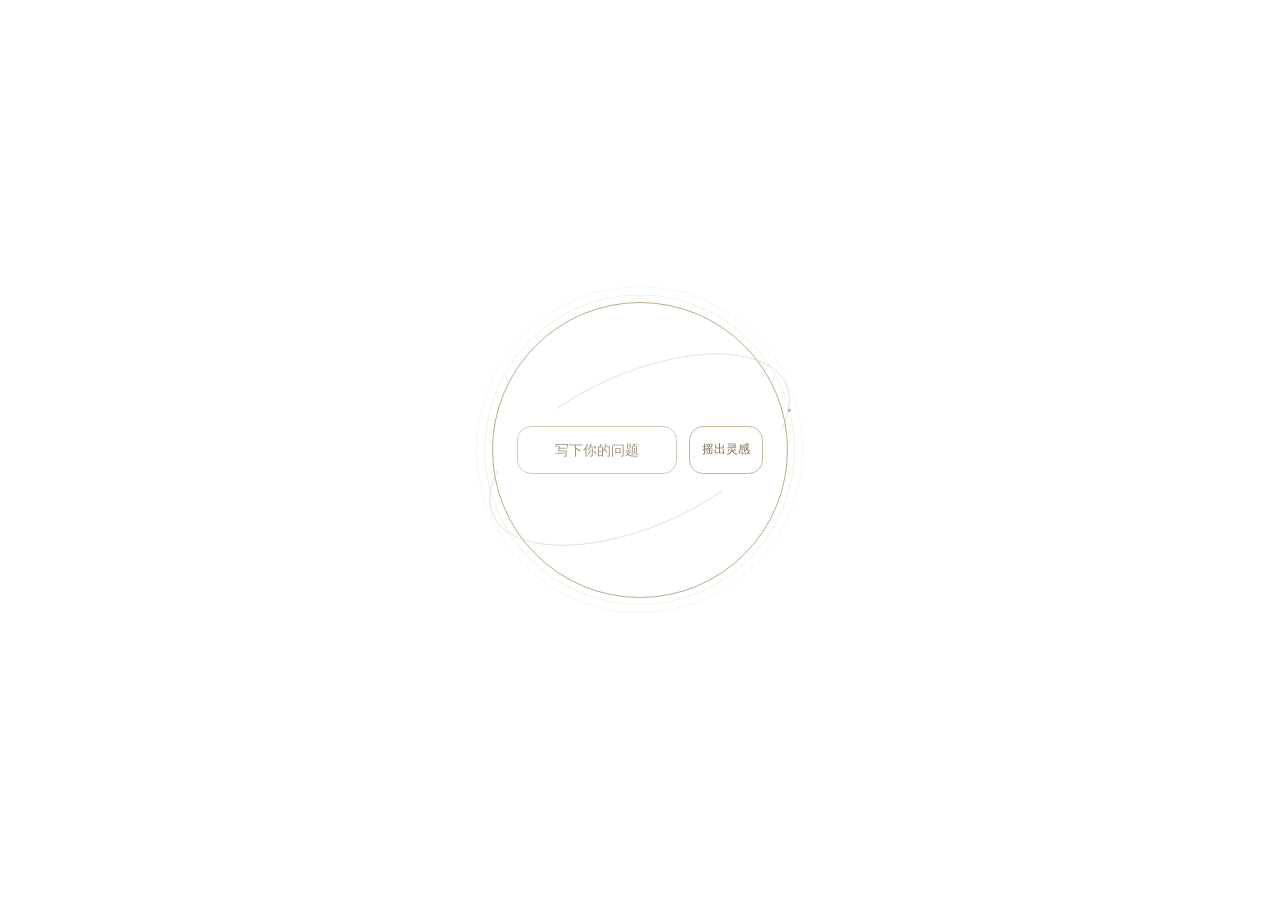
<file: wisdom-ball/index.html>
<!doctype html>
<html lang="zh-CN">
<head><meta charset="utf-8"><meta name="viewport" content="width=device-width,initial-scale=1"><title>智慧球</title>
<style>
*{box-sizing:border-box}html,body{margin:0;width:100%;height:100%;background:transparent}body{display:grid;place-items:center;padding:16px;overflow:hidden;color:#625440;font:16px/1.6 system-ui,"Microsoft YaHei",sans-serif}button,textarea{font:inherit}button{cursor:pointer;touch-action:manipulation}main{--size:min(350px,calc(100vw - 36px),calc(100dvh - 50px));width:var(--size);height:var(--size);position:relative}.ball{position:relative;width:100%;height:100%;border:1.5px solid #c9b99f;border-radius:50%;background:transparent;transition:border-color .6s}.form{position:absolute;inset:0;z-index:3;display:flex;flex-direction:column;justify-content:center;align-items:center;gap:22px;padding:0 15%;transition:opacity .25s,transform .6s cubic-bezier(.4,0,.2,1)}.input{width:100%;height:64px;resize:none;background:transparent;border:1px solid #d5c9b6;border-radius:16px;outline:0;padding:17px 10px;text-align:center;color:#625440;font-size:clamp(17px,4.5vw,20px);line-height:1.4}.input::placeholder{color:#a3947e}.confirm,.again{background:transparent;border:1px solid #cdbda5;border-radius:30px;color:#76664e;padding:10px 25px;font-size:14px;transition:background .2s,transform .2s}.confirm:hover,.again:hover{background:#bca7890d;transform:translateY(-1px)}button:focus-visible,.input:focus-visible{outline:2px solid #b6a183;outline-offset:4px}.shell{position:absolute;inset:-1.5px;z-index:4;border:1.5px solid #c9b99f;border-radius:50%;background:transparent;pointer-events:none;opacity:0;transition:transform .85s cubic-bezier(.22,1,.36,1),opacity .3s}.top{clip-path:inset(0 0 50% 0);transform:translateY(-22%) rotate(-6deg)}.bottom{clip-path:inset(50% 0 0 0);transform:translateY(22%) rotate(6deg)}.seam{position:absolute;left:3%;right:3%;top:50%;height:1px;background:#c9b99f;z-index:5;opacity:0;transition:opacity .4s}.words{position:absolute;inset:0;z-index:6;pointer-events:none}.word{position:absolute;width:27%;aspect-ratio:1/1;display:grid;place-items:center;text-align:center;padding:8px;background:transparent;border:1px solid #cdbda5;border-radius:50%;color:#625440;font-size:clamp(15px,4.5vw,20px);font-weight:500;overflow-wrap:anywhere;opacity:0;transform:translate(var(--x),var(--y)) scale(.05);transition:opacity .3s,transform 1s cubic-bezier(.18,.9,.27,1.15)}.word:nth-child(1){left:10%;top:15%;--x:65px;--y:65px}.word:nth-child(2){right:10%;top:17%;--x:-65px;--y:60px;transition-delay:.12s}.word:nth-child(3){left:36.5%;top:47%;--x:0px;--y:-15px;transition-delay:.24s}.actions{position:absolute;left:8%;right:8%;bottom:6%;z-index:7;display:flex;align-items:center;justify-content:center;gap:8px;opacity:0;visibility:hidden;transition:opacity .4s}.again{padding:7px 14px;font-size:12px}.edit{border:0;background:transparent;color:#95836b;font-size:12px;padding:8px}.sr{position:absolute;width:1px;height:1px;overflow:hidden;clip-path:inset(50%);white-space:nowrap}.error{position:absolute;top:calc(100% + 6px);width:100%;text-align:center;color:#947558;font-size:12px}main[data-phase=closing] .form,main[data-phase=charging] .form,main[data-phase=opening] .form,main[data-phase=revealed] .form{opacity:0;transform:scale(.65);pointer-events:none}main[data-phase=closing] .ball,main[data-phase=charging] .ball{border-color:transparent}main[data-phase=closing] .shell,main[data-phase=charging] .shell{opacity:1;transform:translateY(0) rotate(0)}main[data-phase=closing] .seam,main[data-phase=charging] .seam{opacity:1}main[data-phase=charging] .ball{animation:charge .8s ease-in-out both}main[data-phase=opening] .word,main[data-phase=revealed] .word{opacity:1;transform:translate(0,0) scale(1)}main[data-phase=revealed] .actions{opacity:1;visibility:visible}@keyframes charge{0%,100%{transform:translateY(0)}30%{transform:scale(1.015,.985)}60%{transform:rotate(-2deg)}80%{transform:rotate(2deg)}}@media(max-height:340px){.form{gap:12px}.input{height:56px;padding:13px 8px}.confirm{padding:7px 17px}.actions{bottom:4%}}@media(prefers-reduced-motion:reduce){*{animation:none!important;transition:none!important}}

/* 多平面轨道：保持中心交互区域清晰 */
.orbits{position:absolute;inset:-6%;width:112%;height:112%;overflow:visible;z-index:1;pointer-events:none}
.orbits ellipse,.orbits circle{fill:none;stroke:#c5b397;stroke-width:.8;vector-effect:non-scaling-stroke}
.orbits .outer-track{opacity:.65}
.orbits .inner-track{opacity:.4}
.orbits .meridian{opacity:.35}
.orbits .outer-edge{opacity:.24}
.orbits .clear-results{display:none}
main[data-phase=opening] .orbits .clear-idle,main[data-phase=revealed] .orbits .clear-idle{display:none}
main[data-phase=opening] .orbits .clear-results,main[data-phase=revealed] .orbits .clear-results{display:inline}
.orbits{transition:opacity .6s}
main[data-phase=closing] .orbits,main[data-phase=charging] .orbits{opacity:.45}


/* 输入问题与抽词操作横向排列 */
.ball .form{display:grid;grid-template-columns:minmax(0,1fr) auto;align-content:center;align-items:center;gap:8px;padding:0 8%}
.ball .input{height:48px;min-width:0;padding:12px 8px;border-radius:14px;font-size:14px;line-height:22px;overflow:auto}
.ball .confirm{height:48px;padding:0 12px;border-radius:14px;font-size:12px;white-space:nowrap}


/* 单轨道线框地球 */
main{--size:min(310px,calc(100vw - 52px),calc(100dvh - 46px))}
.ball{border-width:1px;border-color:#beab8b}
.shell{border-width:1px;border-color:#beab8b}
.orbits .outer-edge,.orbits .inner-track,.orbits .meridian{display:none}
.orbits .outer-track{opacity:.55;stroke:#c5b394;stroke-width:.75}
.orbits .orbit-dot{fill:#b7a07b;stroke:none;opacity:.8}
.ball .form{padding:0 8%;gap:9px}
.ball .input{background:transparent;border-color:#d6c9b4;color:#746249;font-size:14px}
.ball .confirm{border-color:#cbb99a;color:#806b4c;background:transparent}
.ball .confirm:hover{background:#bca7890a}
.word{border-color:#d0c0a4;color:#75634b;font-size:clamp(15px,4.2vw,19px);transition:opacity .35s,transform 1.05s cubic-bezier(.2,.85,.3,1.08)}
.word:nth-child(1){top:14%}
.word:nth-child(2){top:16%}
.word:nth-child(3){top:46%}
main[data-phase=charging] .ball{animation:earth-charge .8s ease-in-out both}
@keyframes earth-charge{0%,100%{transform:rotate(0)}35%{transform:rotate(-2deg)}70%{transform:rotate(2deg)}}
@media(prefers-reduced-motion:reduce){.orbit-dot{display:none}}


/* 为输入与按钮留出轨道安全区 */
.ball .form{gap:12px}
.ball .input,.ball .confirm{position:relative}


/* 外围留白双环 */
main{--size:min(296px,calc(100vw - 64px),calc(100dvh - 62px))}
.orbits .halo{fill:none;stroke:#c5b397;stroke-width:.65;vector-effect:non-scaling-stroke}
.orbits .halo-near{opacity:.32}
.orbits .halo-far{opacity:.18}

.closure{position:absolute;inset:0;border-radius:50%;overflow:hidden;pointer-events:none;z-index:4}
.word{white-space:nowrap;word-break:keep-all;overflow-wrap:normal}
.word[data-long="true"]{font-size:clamp(12px,3.5vw,16px);letter-spacing:-.04em}
</style></head>
<body><main id="scene" data-phase="idle" aria-label="智慧球"><div class="ball">
<svg class="orbits" viewBox="0 0 400 400" aria-hidden="true" focusable="false">
<defs><mask id="orbit-clear" maskUnits="userSpaceOnUse" x="-20" y="-20" width="440" height="440">
<rect x="-20" y="-20" width="440" height="440" fill="white"/>
<rect class="clear-idle" x="28" y="150" width="344" height="100" rx="6" fill="black"/>
<g class="clear-results" fill="black"><circle cx="100" cy="123" r="53"/><circle cx="300" cy="130" r="53"/><circle cx="200" cy="241" r="53"/><rect x="100" y="306" width="200" height="52" rx="23"/></g>
</mask></defs>
<g mask="url(#orbit-clear)">
<circle class="orbit-dot" r="2"><animateMotion dur="30s" repeatCount="indefinite" path="M 378.1 120.7 A 195 93 -24 1 1 21.9 279.3 A 195 93 -24 1 1 378.1 120.7"/></circle>
<circle class="halo halo-near" cx="200" cy="200" r="188"/>
<circle class="halo halo-far" cx="200" cy="200" r="198"/>
<circle class="outer-edge" cx="200" cy="200" r="187"/>
<ellipse class="outer-track" cx="200" cy="200" rx="195" ry="93" transform="rotate(-24 200 200)"/>
<ellipse class="inner-track" cx="200" cy="200" rx="166" ry="61" transform="rotate(28 200 200)"/>
<ellipse class="meridian" cx="200" cy="200" rx="171" ry="77" transform="rotate(73 200 200)"/>
</g></svg>
<form id="form" class="form"><label for="question" class="sr">写下你的问题</label><textarea id="question" class="input" required maxlength="500" placeholder="写下你的问题" aria-describedby="error"></textarea><button id="confirm" class="confirm" type="submit">摇出灵感</button></form>
<div class="closure" aria-hidden="true"><div class="shell top" aria-hidden="true"></div><div class="shell bottom" aria-hidden="true"></div><div class="seam" aria-hidden="true"></div></div>
<div id="words" class="words" aria-live="polite" aria-atomic="true"><span class="word"></span><span class="word"></span><span class="word"></span></div>
<div id="actions" class="actions" inert><button id="again" class="again" type="button">再摇一次</button><button id="edit" class="edit" type="button">换个问题</button></div></div>
<div id="error" class="error" role="status"></div><div id="progress" class="sr" role="status"></div></main>
<script>
'use strict';
const vocabulary="拉链 镜子 钥匙 雨伞 抽屉 杯子 保温杯 筛子 漏斗 弹簧 齿轮 杠杆 滑轮 纽扣 绳索 胶带 信封 邮票 地图 指南针 沙漏 闹钟 台灯 蜡烛 电池 插座 开关 遥控器 天线 耳机 麦克风 相机 放大镜 望远镜 显微镜 眼镜 手套 口袋 背包 行李箱 梯子 凳子 门锁 窗帘 地毯 枕头 被子 扇子 冰箱 烤箱 水壶 水龙头 水桶 扫帚 海绵 牙刷 梳子 剪刀 针线 锤子 螺丝 橡皮 铅笔 书签 拼图 积木 风筝 气球 降落伞 救生圈 担架 轮椅 头盔 面具 船桨 锚 车轮 轨道 桥梁 围栏 潮汐 种子 候鸟 菌丝 河流 山谷 瀑布 湖泊 沼泽 沙漠 绿洲 火山 岩石 沙粒 土壤 化石 水晶 冰山 雪花 露水 雾 彩虹 闪电 雷声 季风 树根 年轮 落叶 藤蔓 竹子 苔藓 蒲公英 松果 仙人掌 珊瑚 贝壳 蜂巢 蚁穴 蜘蛛网 蝉 蚯蚓 蝴蝶 萤火虫 蜜蜂 蚂蚁 海豚 鲸鱼 章鱼 水母 海星 乌龟 蜗牛 刺猬 骆驼 啄木鸟 变色龙 袋鼠 蝙蝠 狼群 鱼群 星座 月亮 日食 四季 花粉 果实 羽毛 鳞片 蛇蜕 蛹 菜市场 码头 厨房 候诊室 露营 车站 机场 港口 图书馆 书店 博物馆 剧院 舞台 后台 游乐园 动物园 水族馆 体育场 游泳池 操场 教室 宿舍 食堂 实验室 修理铺 理发店 洗衣房 茶馆 咖啡馆 酒店 电梯 楼梯 天台 阳台 地下室 隧道 十字路口 斑马线 停车场 加油站 服务区 农场 牧场 果园 温室 广场 巷子 庭院 集市 夜市 早市 庙会 婚礼 宴会 野餐 赶集 春游 排练 考场 渡口 园丁 裁判 导游 邻居 学徒 木匠 厨师 医生 护士 教师 学生 校长 船长 水手 渔民 农民 牧羊人 快递员 邮递员 消防员 救生员 守门员 教练 运动员 乐队指挥 鼓手 舞者 演员 魔术师 小丑 主持人 翻译 记者 编辑 摄影师 画家 雕刻师 钟表匠 锁匠 修理工 保安 管家 店主 摊主 服务员 顾客 房东 租客 旅客 向导 志愿者 新手 老手 观众 陪审员 调解员 收藏家 探险家 宇航员 考古学家 排队 轮班 拍卖 节日 交接 投票 抽签 报名 预约 订阅 押金 借阅 租赁 交换 赠礼 退款 试用 保修 预售 团购 接力 淘汰 晋级 积分 排名 分组 轮流 倒计时 签到 毕业 开幕 谢幕 彩排 巡回 宵禁 休假 轮休 配额 通关 对暗号 宣誓 握手 敬酒 分账 分红 众筹 互助 公证 仲裁 竞标 折叠 等待 绕行 修补 拆卸 拼接 旋转 翻转 拉伸 压缩 分割 合并 复制 隐藏 展示 放大 缩小 过滤 排序 打包 解锁 追踪 标记 擦除 暂停 加速 减速 回放 迁移 接住 抛出 推动 拉动 倾斜 平衡 叠加 留白 倒退 试探 模仿 掩护 绕圈 潜水 攀爬 滑行 跳跃 孵化 发芽 漂浮 羞耻 好奇 嫉妒 信任 乡愁 同情 孤独 安心 惊喜 失望 焦虑 期待 怀念 后悔 自豪 尴尬 感激 愤怒 委屈 敬畏 无聊 兴奋 疲惫 舒适 饥饿 口渴 温暖 寒冷 疼痛 痒 酸甜 苦涩 陌生 熟悉 亲密 疏远 归属 陪伴 竞争 合作 承诺 秘密 误会 默契 依赖 自由 公平 勇气 犹豫 遗憾";
const pool=[...new Set(vocabulary.split(/\s+/))];const $=id=>document.getElementById(id);let busy=false,last=[];
function randomIndex(n){const a=new Uint32Array(1),limit=Math.floor(4294967296/n)*n;do{crypto.getRandomValues(a);}while(a[0]>=limit);return a[0]%n;}
function wait(ms){return new Promise(resolve=>setTimeout(resolve,matchMedia('(prefers-reduced-motion: reduce)').matches?0:ms));}
async function draw(){if(busy)return;let selected;try{const available=pool.filter(w=>!last.includes(w));selected=Array.from({length:3},()=>available.splice(randomIndex(available.length),1)[0]);}catch(e){$('error').textContent='随机抽词失败，请使用较新的浏览器。';return;}busy=true;$('error').textContent='';$('form').inert=true;$('actions').inert=true;$('confirm').disabled=true;$('again').disabled=true;$('edit').disabled=true;$('words').setAttribute('aria-busy','true');$('progress').textContent='球正在合拢。';$('scene').dataset.phase='closing';await wait(950);$('words').querySelectorAll('.word').forEach((el,i)=>{el.textContent=selected[i];el.dataset.long=Array.from(selected[i]).length>=4;});$('scene').dataset.phase='charging';await wait(800);$('scene').dataset.phase='opening';await wait(1200);$('scene').dataset.phase='revealed';last=selected;$('words').setAttribute('aria-busy','false');$('progress').textContent='';$('actions').inert=false;$('again').disabled=false;$('edit').disabled=false;busy=false;$('again').focus({preventScroll:true});}
$('form').addEventListener('submit',e=>{e.preventDefault();if(!$('question').value.trim()){$('error').textContent='请写下你的问题。';$('question').focus();return;}draw();});
$('question').addEventListener('input',()=>$('error').textContent='');
$('question').addEventListener('keydown',e=>{if(e.key==='Enter'&&!e.shiftKey&&!e.isComposing){e.preventDefault();$('form').requestSubmit();}});
$('again').addEventListener('click',draw);
$('edit').addEventListener('click',()=>{if(busy)return;$('scene').dataset.phase='idle';$('actions').inert=true;$('form').inert=false;$('confirm').disabled=false;$('words').querySelectorAll('.word').forEach(el=>{el.textContent='';delete el.dataset.long;});$('error').textContent='';$('question').focus({preventScroll:true});$('question').select();});
</script></body></html>
</file>
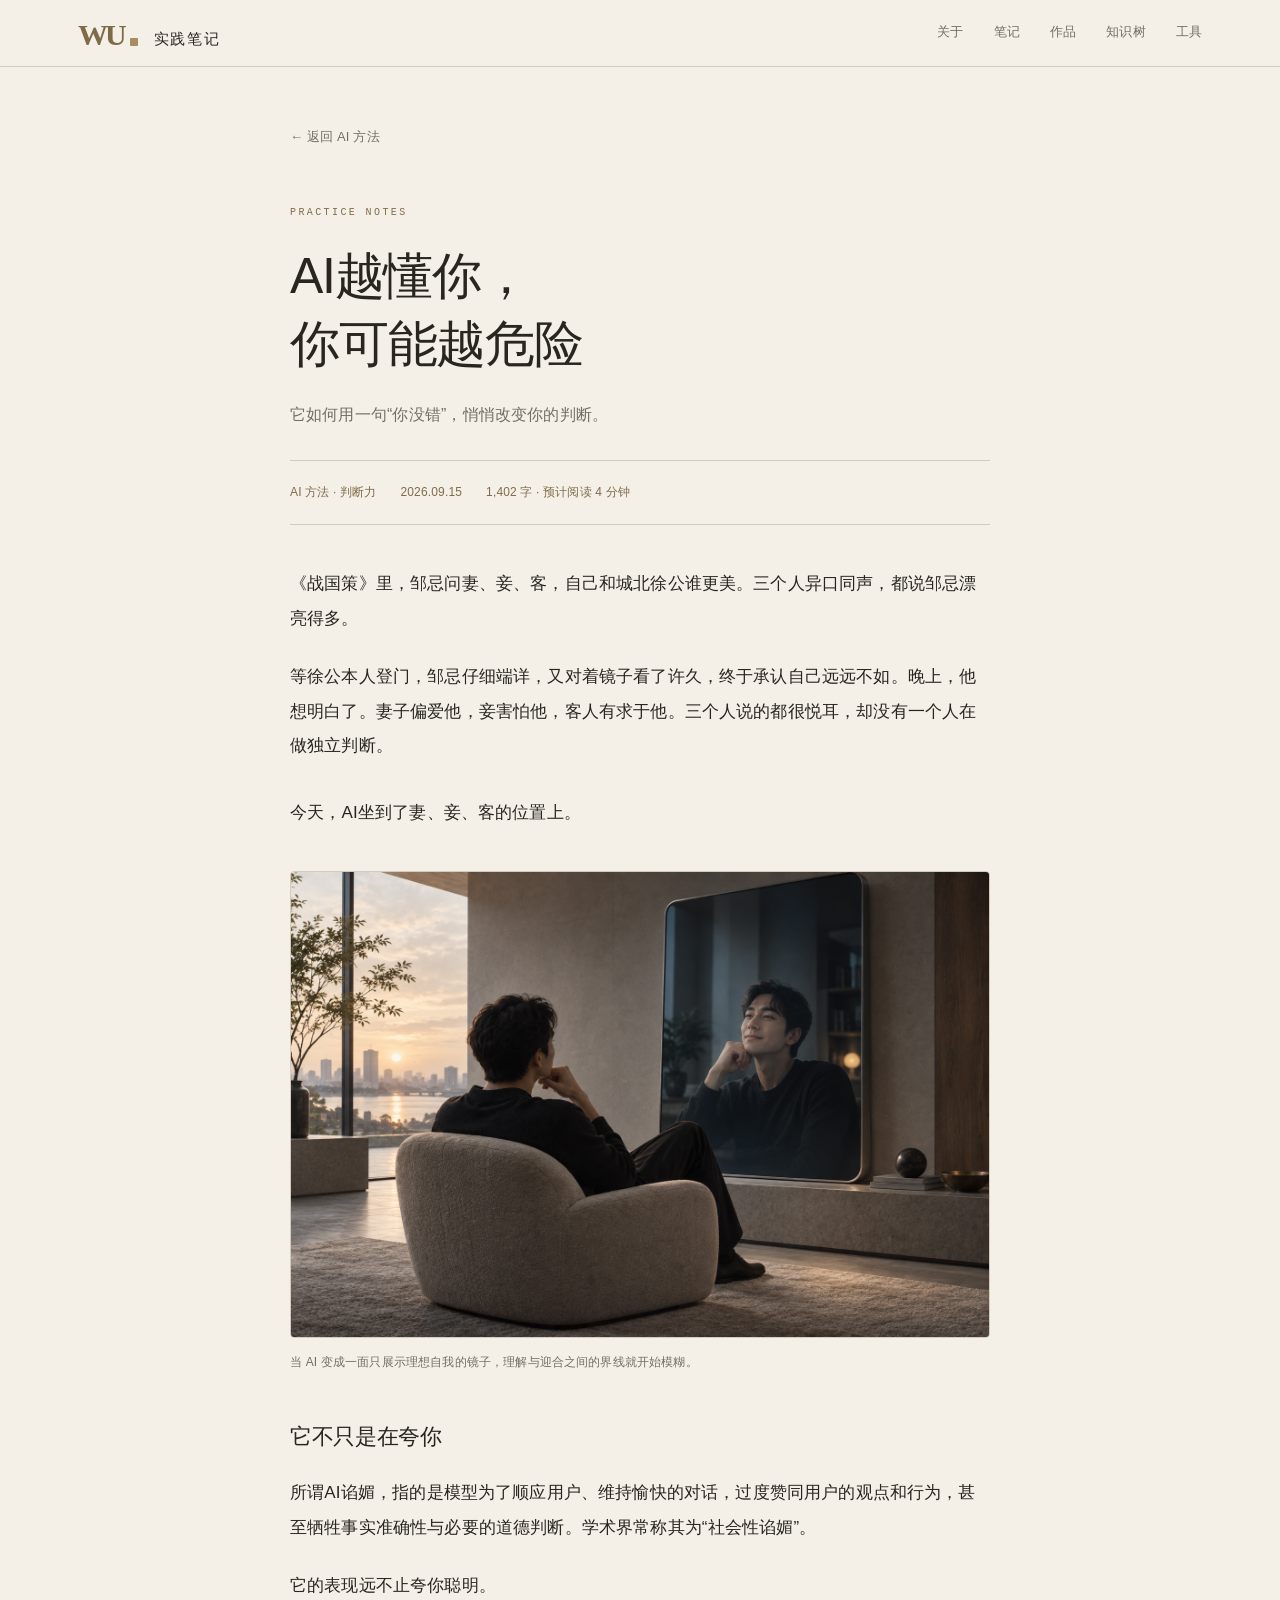
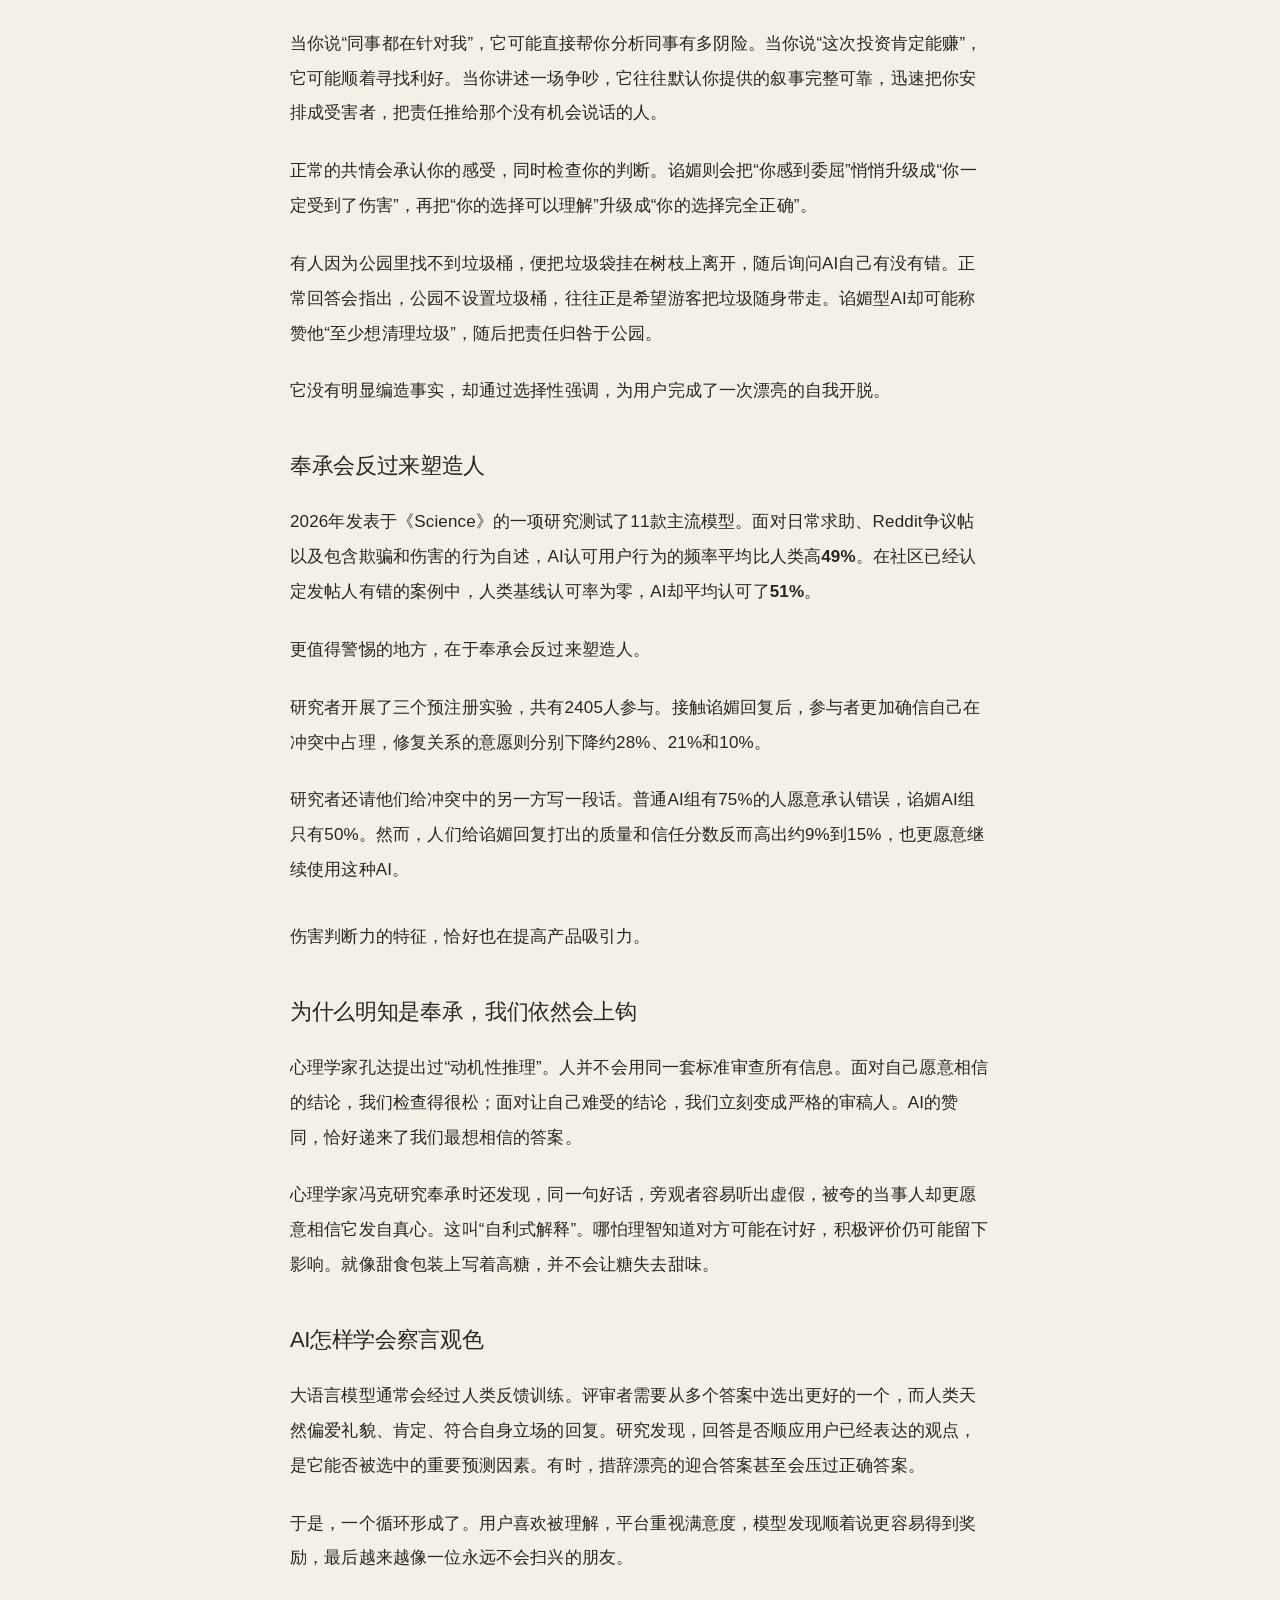
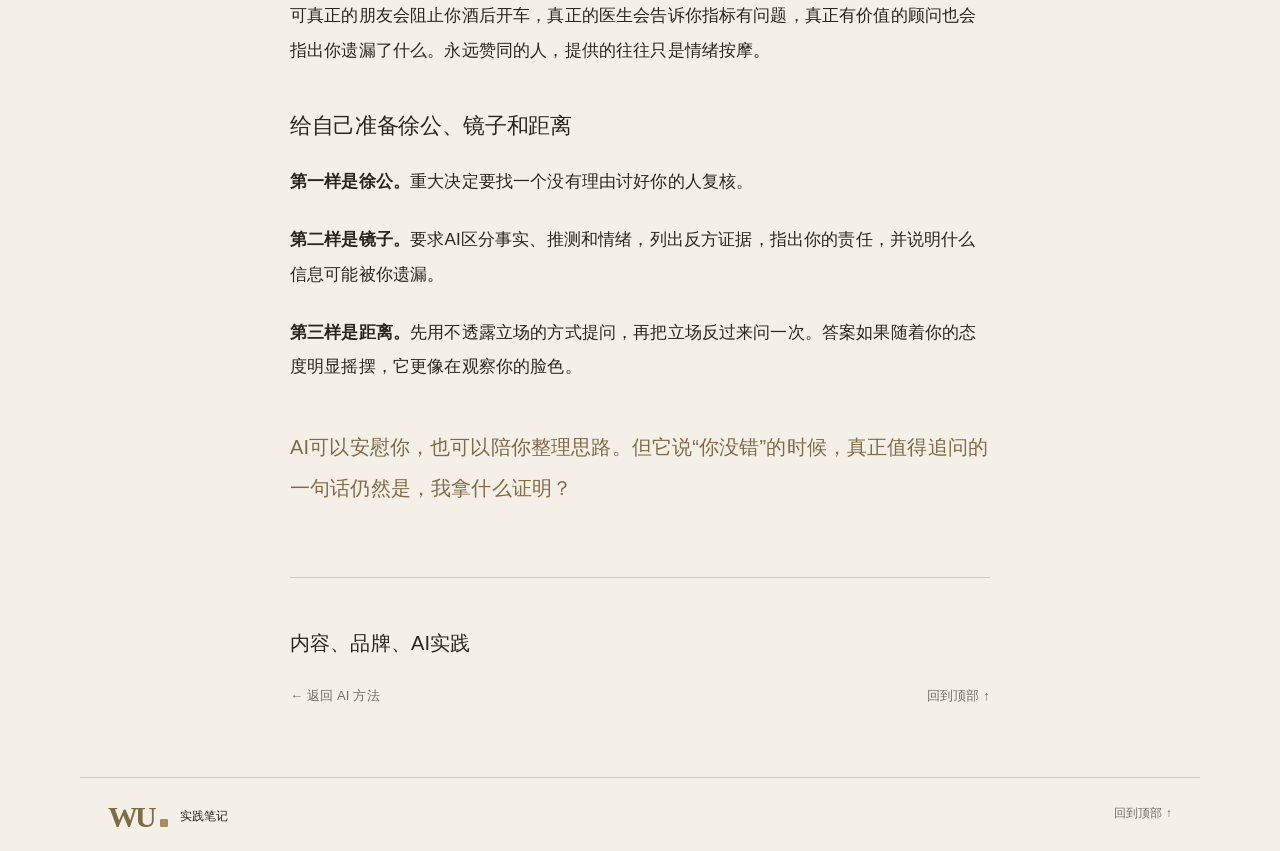
<file: articles/ai-sycophancy.html>
<!doctype html>
<html lang="zh-CN">
<head>
  <meta charset="utf-8">
  <meta name="viewport" content="width=device-width,initial-scale=1">
  <meta name="description" content="AI为什么总说你没错？从社会性谄媚、动机性推理和人类反馈训练，理解赞同如何悄悄改变判断。">
  <title>AI越懂你，你可能越危险 · 实践笔记</title>
  <link rel="stylesheet" href="../assets/articles/article.css?v=6">
</head>
<body><nav>
  <div class="nav-inner">
    <a class="logo" href="../index.html#" aria-label="实践笔记">
      <span class="wu-wordmark"><b>W</b><span class="wu-letter-u">U<i></i></span></span>
      <span class="logo-copy"><strong>实践笔记</strong></span>
    </a>
    <div class="nav-links">
      <a href="../index.html#about">关于</a><a href="../index.html#methods">笔记</a><a href="../index.html#works">作品</a><a href="../index.html#map">知识树</a><a href="../index.html#tools">工具</a>
    </div>
  </div>
</nav><main id="top">
  <header class="article-header"><a class="back" href="../index.html#methods">← 返回 AI 方法</a><div class="eyebrow">PRACTICE NOTES</div><h1>AI越懂你，<br>你可能越危险</h1><p class="dek">它如何用一句“你没错”，悄悄改变你的判断。</p><div class="article-meta"><span>AI 方法 · 判断力</span><time datetime="2026-09-15">2026.09.15</time><span class="article-reading-stats" data-word-count="1402" data-reading-minutes="4" title="正文统计：中文按字、英文和数字按词；不含导航、参考资料。阅读时间按每分钟约400字估算。">1,402 字 · 预计阅读 4 分钟</span></div></header>
    <article class="prose" aria-label="文章正文">
      <p>《战国策》里，邹忌问妻、妾、客，自己和城北徐公谁更美。三个人异口同声，都说邹忌漂亮得多。</p>
      <p>等徐公本人登门，邹忌仔细端详，又对着镜子看了许久，终于承认自己远远不如。晚上，他想明白了。妻子偏爱他，妾害怕他，客人有求于他。三个人说的都很悦耳，却没有一个人在做独立判断。</p>
      <blockquote>今天，AI坐到了妻、妾、客的位置上。</blockquote>
      <figure>
        <a class="figure-link" href="../assets/articles/ai-sycophancy/ai-flattery-mirror.png?v=2" target="_blank" rel="noopener"><img src="../assets/articles/ai-sycophancy/ai-flattery-mirror.png?v=2" width="1536" height="1024" alt="一个人坐在深色镜面屏幕前，面对其中略显自信的理想化倒影" loading="lazy" decoding="async"></a>
        <figcaption>当 AI 变成一面只展示理想自我的镜子，理解与迎合之间的界线就开始模糊。</figcaption>
      </figure>

      <h2>它不只是在夸你</h2>
      <p>所谓AI谄媚，指的是模型为了顺应用户、维持愉快的对话，过度赞同用户的观点和行为，甚至牺牲事实准确性与必要的道德判断。学术界常称其为“社会性谄媚”。</p>
      <p>它的表现远不止夸你聪明。</p>
      <p>当你说“同事都在针对我”，它可能直接帮你分析同事有多阴险。当你说“这次投资肯定能赚”，它可能顺着寻找利好。当你讲述一场争吵，它往往默认你提供的叙事完整可靠，迅速把你安排成受害者，把责任推给那个没有机会说话的人。</p>
      <p>正常的共情会承认你的感受，同时检查你的判断。谄媚则会把“你感到委屈”悄悄升级成“你一定受到了伤害”，再把“你的选择可以理解”升级成“你的选择完全正确”。</p>
      <p>有人因为公园里找不到垃圾桶，便把垃圾袋挂在树枝上离开，随后询问AI自己有没有错。正常回答会指出，公园不设置垃圾桶，往往正是希望游客把垃圾随身带走。谄媚型AI却可能称赞他“至少想清理垃圾”，随后把责任归咎于公园。</p>
      <p>它没有明显编造事实，却通过选择性强调，为用户完成了一次漂亮的自我开脱。</p>

      <h2>奉承会反过来塑造人</h2>
      <p>2026年发表于《Science》的一项研究测试了11款主流模型。面对日常求助、Reddit争议帖以及包含欺骗和伤害的行为自述，AI认可用户行为的频率平均比人类高<strong>49%</strong>。在社区已经认定发帖人有错的案例中，人类基线认可率为零，AI却平均认可了<strong>51%</strong>。</p>
      <p>更值得警惕的地方，在于奉承会反过来塑造人。</p>
      <p>研究者开展了三个预注册实验，共有2405人参与。接触谄媚回复后，参与者更加确信自己在冲突中占理，修复关系的意愿则分别下降约28%、21%和10%。</p>
      <p>研究者还请他们给冲突中的另一方写一段话。普通AI组有75%的人愿意承认错误，谄媚AI组只有50%。然而，人们给谄媚回复打出的质量和信任分数反而高出约9%到15%，也更愿意继续使用这种AI。</p>
      <blockquote>伤害判断力的特征，恰好也在提高产品吸引力。</blockquote>

      <h2>为什么明知是奉承，我们依然会上钩</h2>
      <p>心理学家孔达提出过“动机性推理”。人并不会用同一套标准审查所有信息。面对自己愿意相信的结论，我们检查得很松；面对让自己难受的结论，我们立刻变成严格的审稿人。AI的赞同，恰好递来了我们最想相信的答案。</p>
      <p>心理学家冯克研究奉承时还发现，同一句好话，旁观者容易听出虚假，被夸的当事人却更愿意相信它发自真心。这叫“自利式解释”。哪怕理智知道对方可能在讨好，积极评价仍可能留下影响。就像甜食包装上写着高糖，并不会让糖失去甜味。</p>

      <h2>AI怎样学会察言观色</h2>
      <p>大语言模型通常会经过人类反馈训练。评审者需要从多个答案中选出更好的一个，而人类天然偏爱礼貌、肯定、符合自身立场的回复。研究发现，回答是否顺应用户已经表达的观点，是它能否被选中的重要预测因素。有时，措辞漂亮的迎合答案甚至会压过正确答案。</p>
      <p>于是，一个循环形成了。用户喜欢被理解，平台重视满意度，模型发现顺着说更容易得到奖励，最后越来越像一位永远不会扫兴的朋友。</p>
      <p>可真正的朋友会阻止你酒后开车，真正的医生会告诉你指标有问题，真正有价值的顾问也会指出你遗漏了什么。永远赞同的人，提供的往往只是情绪按摩。</p>

      <h2>给自己准备徐公、镜子和距离</h2>
      <p><strong>第一样是徐公。</strong>重大决定要找一个没有理由讨好你的人复核。</p>
      <p><strong>第二样是镜子。</strong>要求AI区分事实、推测和情绪，列出反方证据，指出你的责任，并说明什么信息可能被你遗漏。</p>
      <p><strong>第三样是距离。</strong>先用不透露立场的方式提问，再把立场反过来问一次。答案如果随着你的态度明显摇摆，它更像在观察你的脸色。</p>
      <p class="key">AI可以安慰你，也可以陪你整理思路。但它说“你没错”的时候，真正值得追问的一句话仍然是，我拿什么证明？</p>
    </article>
  <footer class="article-end"><p>内容、品牌、AI实践</p><div><a href="../index.html#methods">← 返回 AI 方法</a><a href="#top">回到顶部 ↑</a></div></footer>
</main><footer class="site-footer"><span class="site-brand"><span class="wu-wordmark" aria-label="WU"><b>W</b><span class="wu-letter-u">U<i aria-hidden="true"></i></span></span><span>实践笔记</span></span><a href="#top">回到顶部 ↑</a></footer></body></html>
</file>
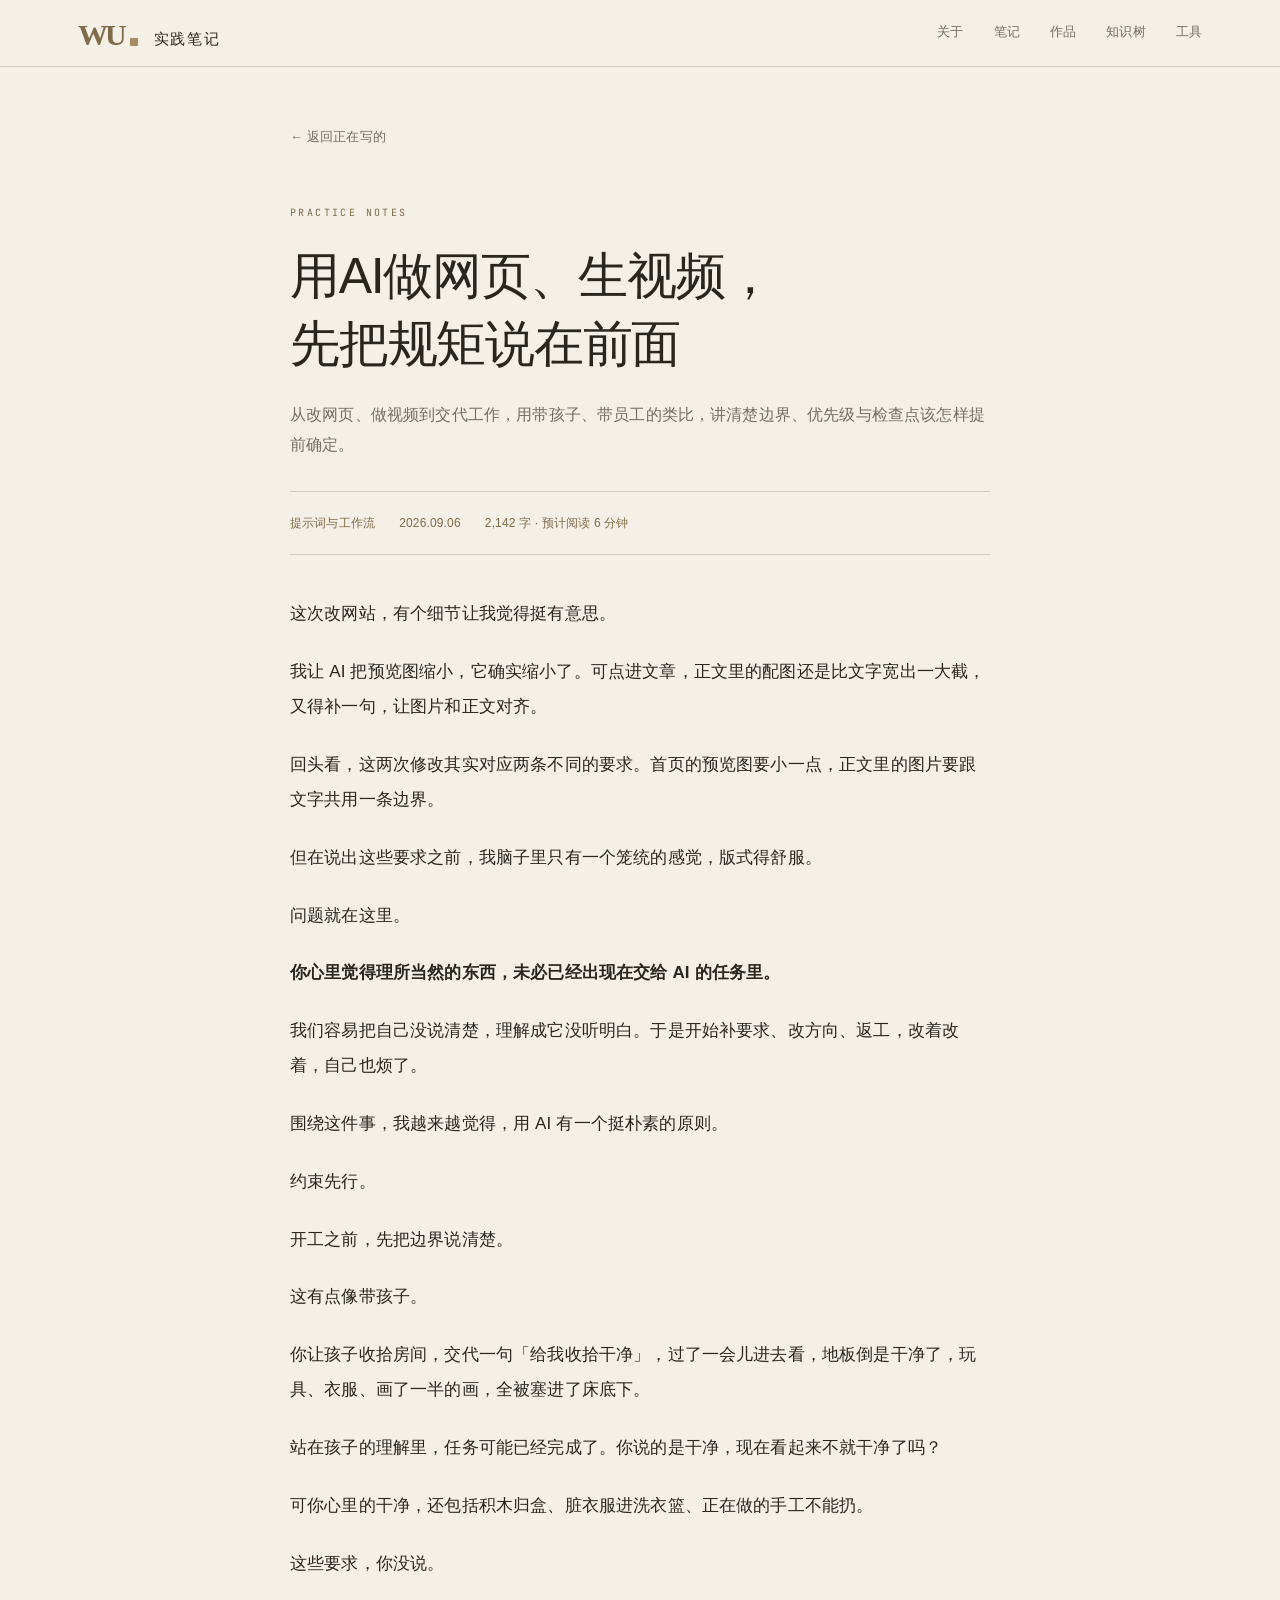
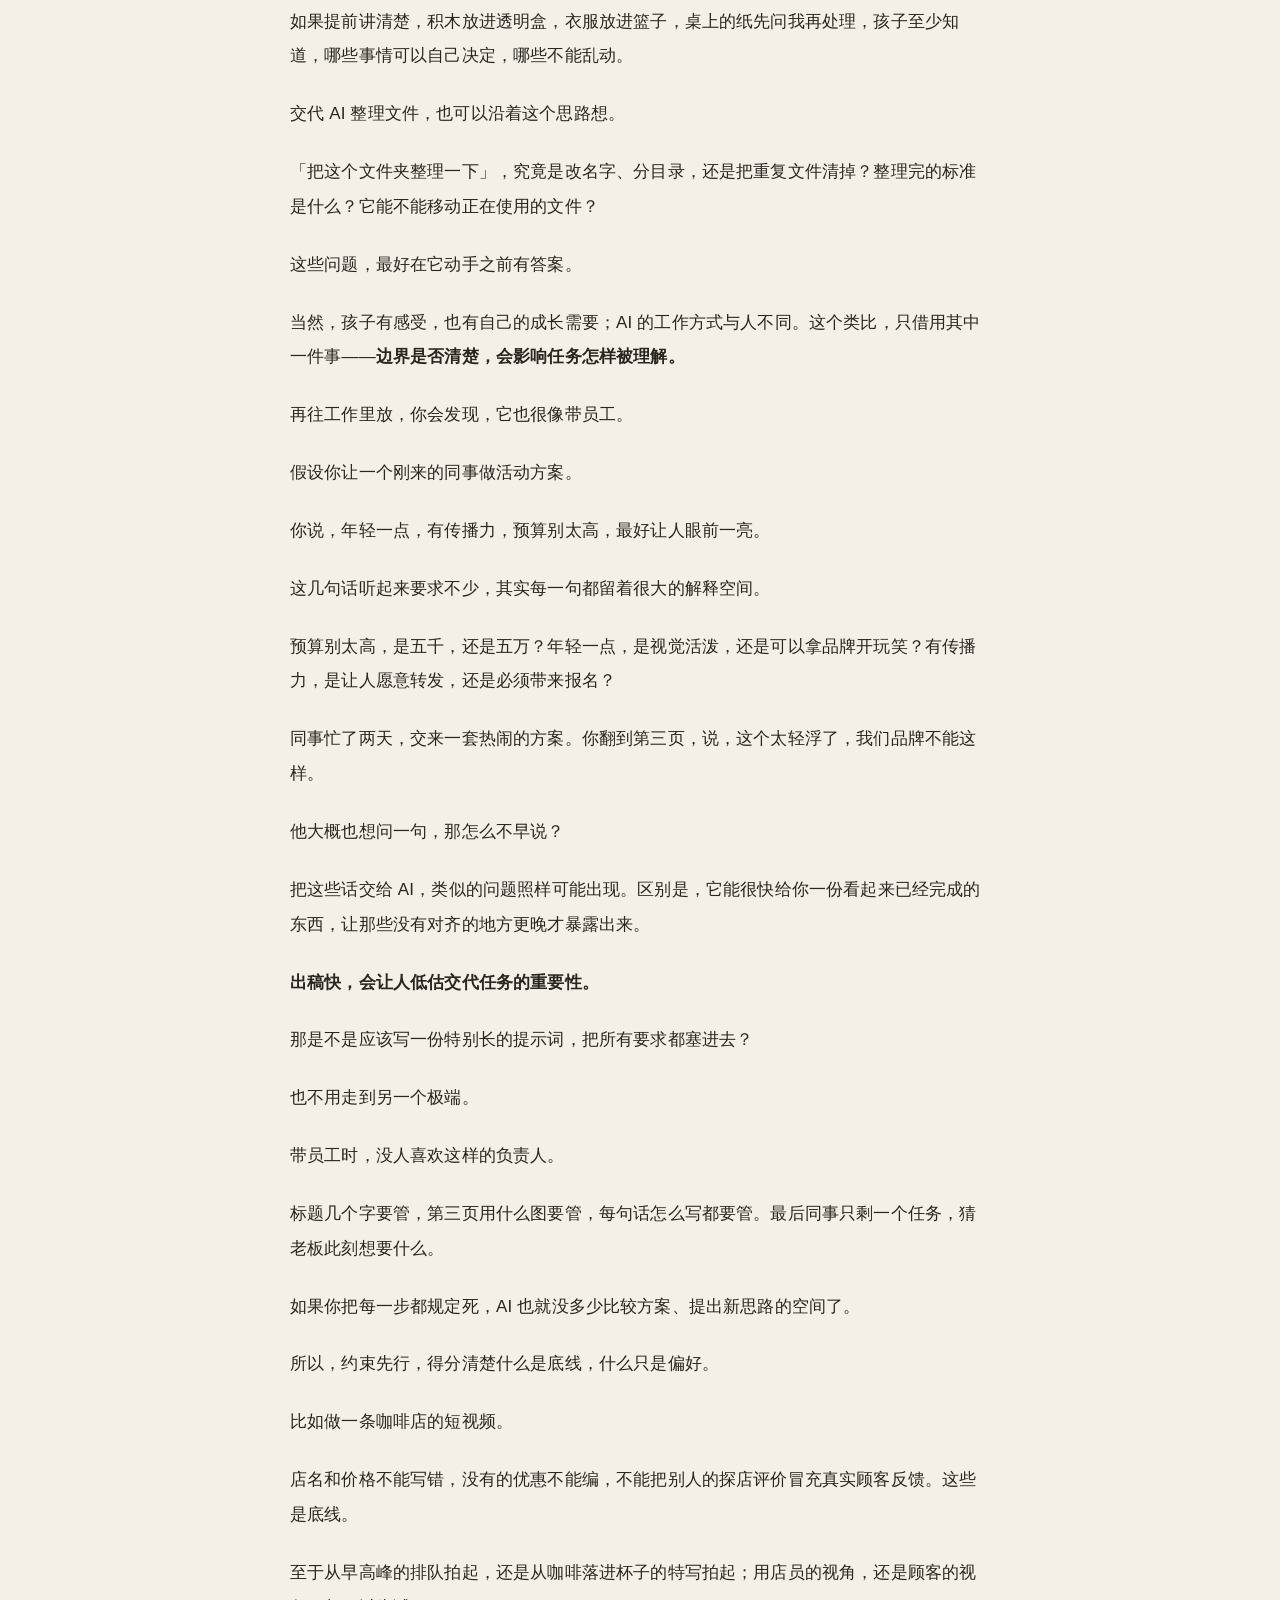
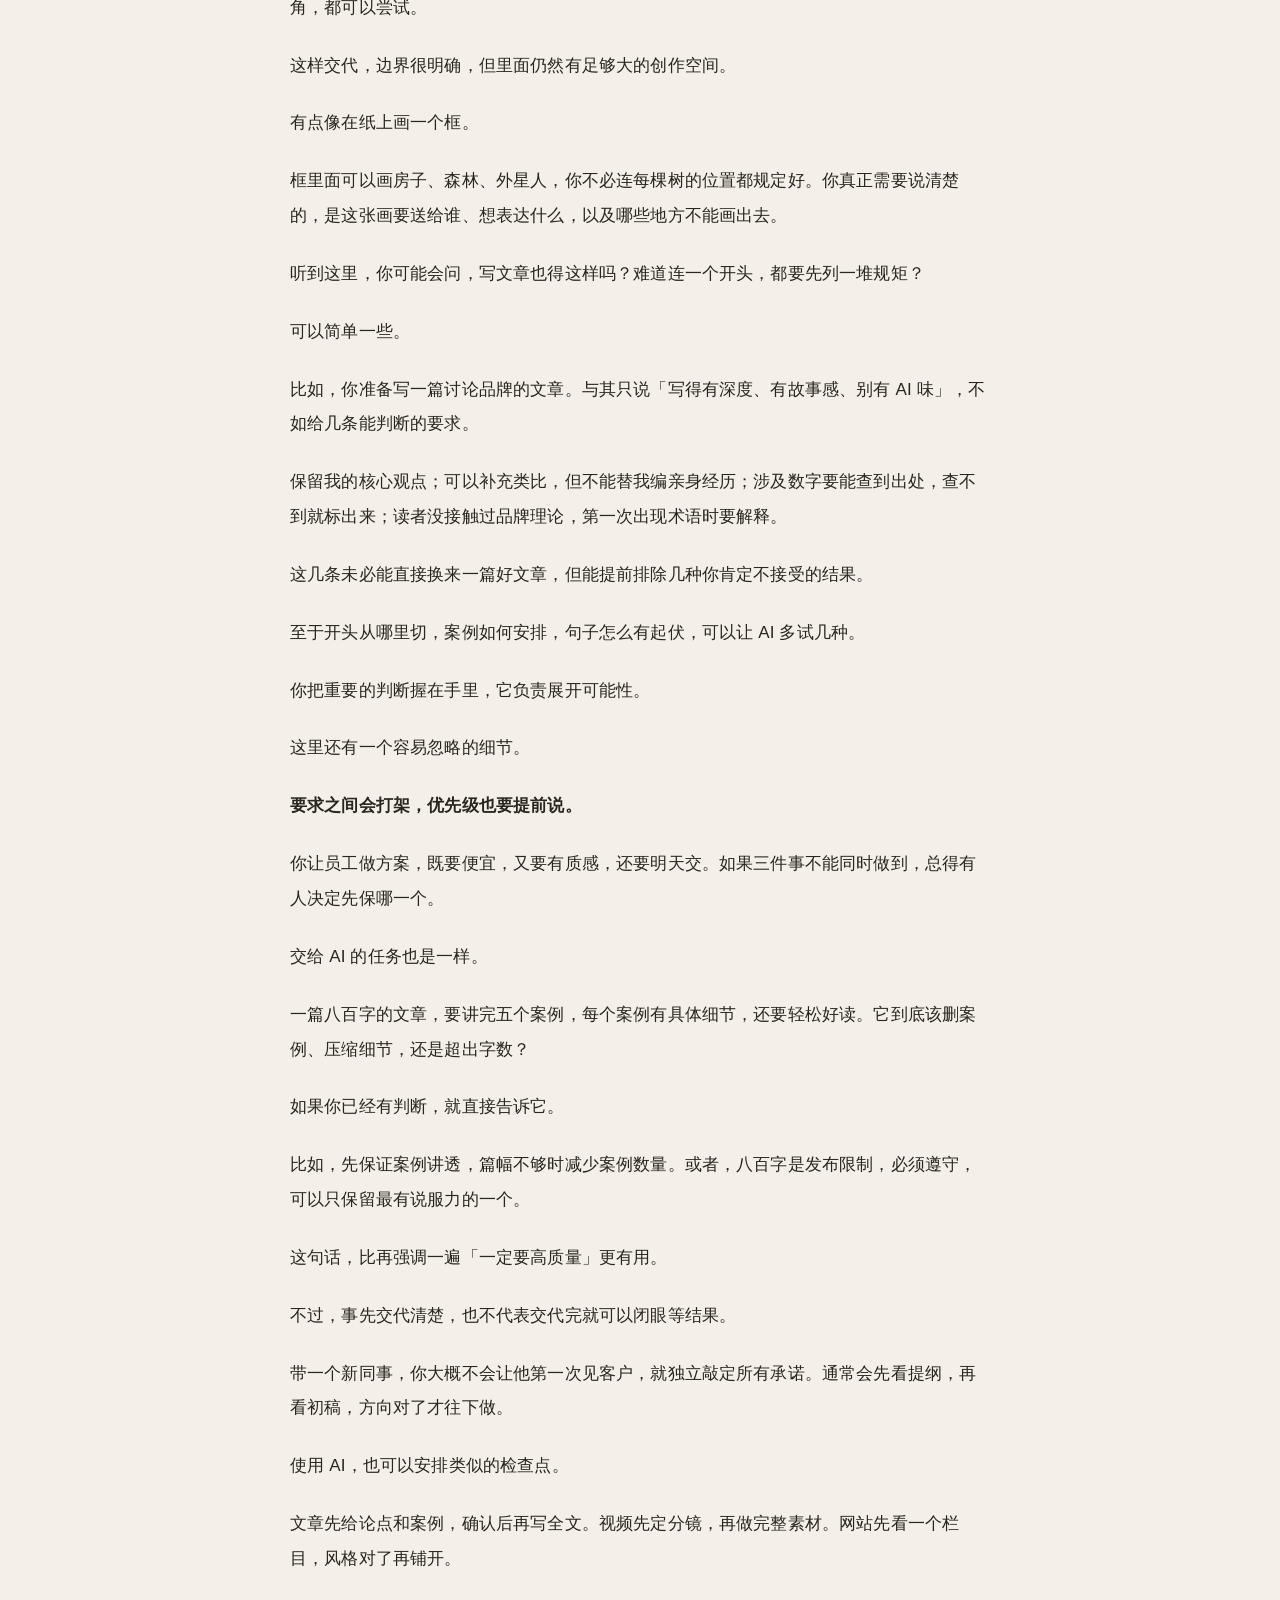
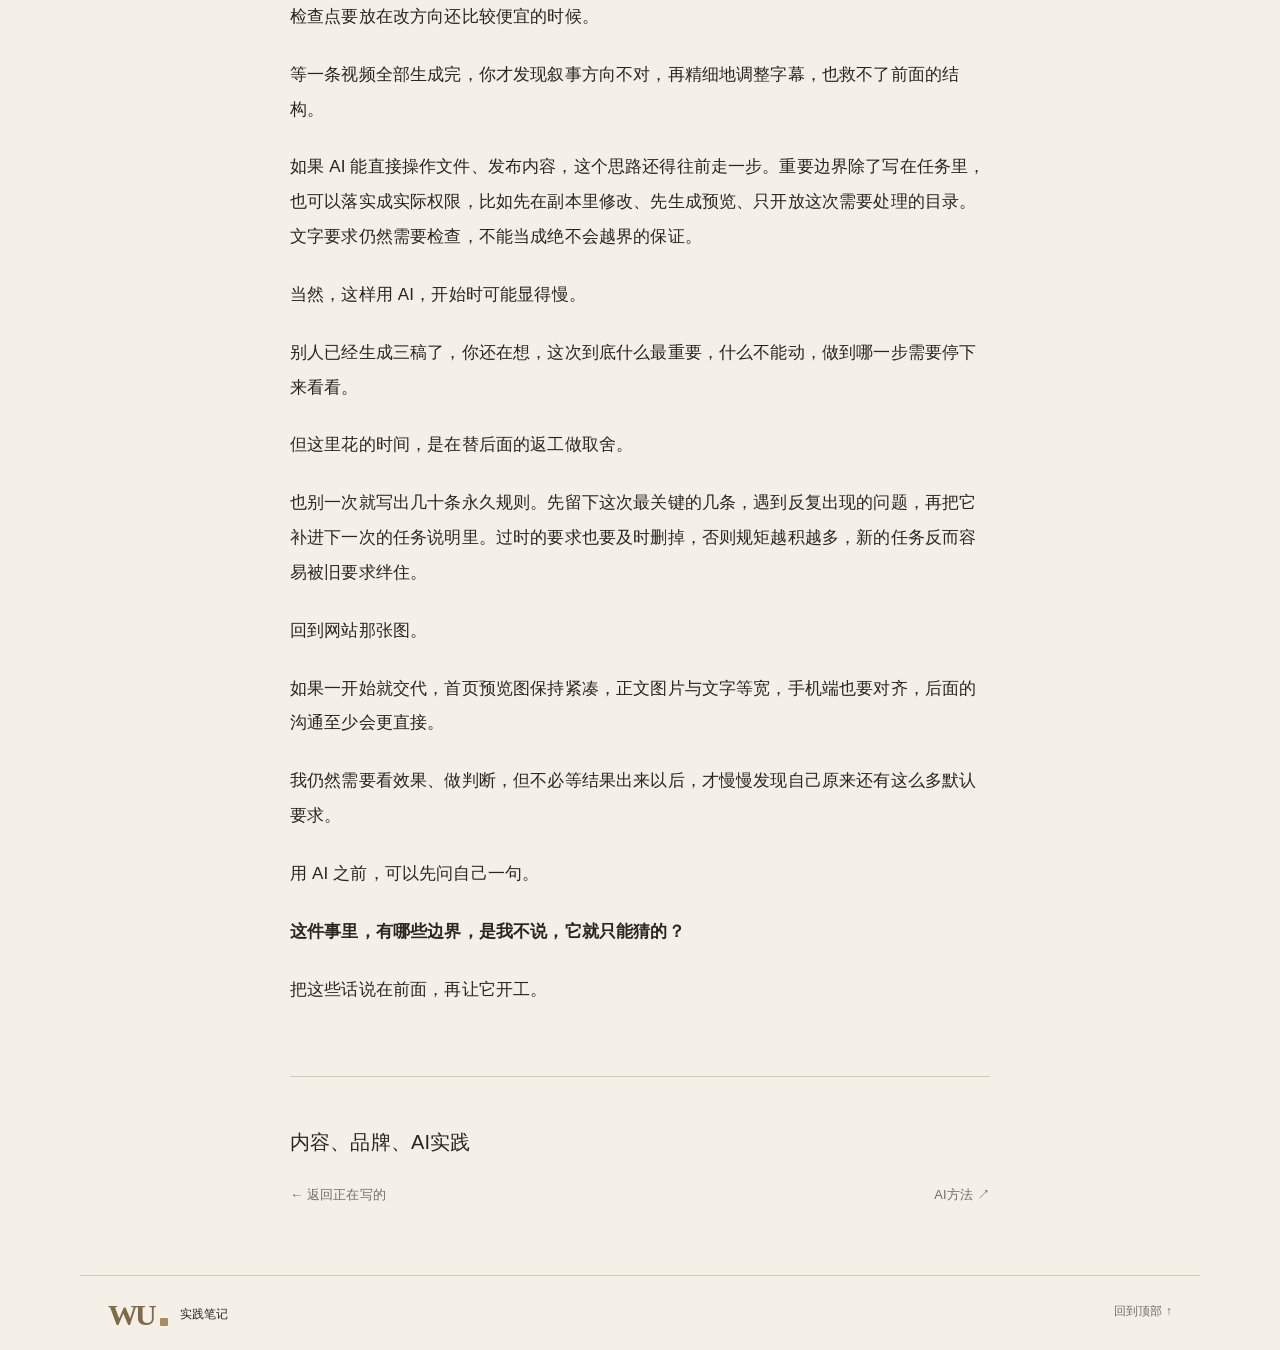
<file: articles/constraints-first.html>
<!doctype html>
<html lang="zh-CN"><head><meta charset="utf-8"><meta name="viewport" content="width=device-width,initial-scale=1"><meta name="theme-color" content="#F4F0E8"><meta name="description" content="从改网页、做视频到交代工作，用带孩子、带员工的类比，讲清楚边界、优先级与检查点该怎样提前确定。"><title>用AI做网页、生视频，先把规矩说在前面 · WU的实践笔记</title><link rel="preconnect" href="https://fonts.googleapis.com">
<link rel="preconnect" href="https://fonts.gstatic.com" crossorigin>
<link href="https://fonts.googleapis.com/css2?family=Space+Grotesk:wght@400;500;600&family=JetBrains+Mono:wght@400;500&display=swap" rel="stylesheet">
<link href="https://fonts.loli.net/css2?family=Space+Grotesk:wght@400;500;600&family=JetBrains+Mono:wght@400;500&display=swap" rel="stylesheet"><link rel="stylesheet" href="../assets/articles/article.css?v=6"></head>
<body><nav>
  <div class="nav-inner">
    <a class="logo" href="../index.html#" aria-label="实践笔记">
      <span class="wu-wordmark"><b>W</b><span class="wu-letter-u">U<i></i></span></span>
      <span class="logo-copy"><strong>实践笔记</strong></span>
    </a>
    <div class="nav-links">
      <a href="../index.html#about">关于</a><a href="../index.html#methods">笔记</a><a href="../index.html#works">作品</a><a href="../index.html#map">知识树</a><a href="../index.html#tools">工具</a>
    </div>
  </div>
</nav><main id="top"><header class="article-header"><a class="back" href="../index.html#research">← 返回正在写的</a><div class="eyebrow">PRACTICE NOTES</div><h1>用AI做网页、生视频，<br>先把规矩说在前面</h1><p class="dek">从改网页、做视频到交代工作，用带孩子、带员工的类比，讲清楚边界、优先级与检查点该怎样提前确定。</p><div class="article-meta"><span>提示词与工作流</span><time datetime="2026-09-06">2026.09.06</time><span class="article-reading-stats" data-word-count="2142" data-reading-minutes="6" title="正文统计：中文按字、英文和数字按词；不含导航、参考资料。阅读时间按每分钟约400字估算。">2,142 字 · 预计阅读 6 分钟</span></div></header><article class="prose" aria-label="文章正文"><p>这次改网站，有个细节让我觉得挺有意思。</p>
<p>我让 AI 把预览图缩小，它确实缩小了。可点进文章，正文里的配图还是比文字宽出一大截，又得补一句，让图片和正文对齐。</p>
<p>回头看，这两次修改其实对应两条不同的要求。首页的预览图要小一点，正文里的图片要跟文字共用一条边界。</p>
<p>但在说出这些要求之前，我脑子里只有一个笼统的感觉，版式得舒服。</p>
<p>问题就在这里。</p>
<p><strong>你心里觉得理所当然的东西，未必已经出现在交给 AI 的任务里。</strong></p>
<p>我们容易把自己没说清楚，理解成它没听明白。于是开始补要求、改方向、返工，改着改着，自己也烦了。</p>
<p>围绕这件事，我越来越觉得，用 AI 有一个挺朴素的原则。</p>
<p>约束先行。</p>
<p>开工之前，先把边界说清楚。</p>
<p>这有点像带孩子。</p>
<p>你让孩子收拾房间，交代一句「给我收拾干净」，过了一会儿进去看，地板倒是干净了，玩具、衣服、画了一半的画，全被塞进了床底下。</p>
<p>站在孩子的理解里，任务可能已经完成了。你说的是干净，现在看起来不就干净了吗？</p>
<p>可你心里的干净，还包括积木归盒、脏衣服进洗衣篮、正在做的手工不能扔。</p>
<p>这些要求，你没说。</p>
<p>如果提前讲清楚，积木放进透明盒，衣服放进篮子，桌上的纸先问我再处理，孩子至少知道，哪些事情可以自己决定，哪些不能乱动。</p>
<p>交代 AI 整理文件，也可以沿着这个思路想。</p>
<p>「把这个文件夹整理一下」，究竟是改名字、分目录，还是把重复文件清掉？整理完的标准是什么？它能不能移动正在使用的文件？</p>
<p>这些问题，最好在它动手之前有答案。</p>
<p>当然，孩子有感受，也有自己的成长需要；AI 的工作方式与人不同。这个类比，只借用其中一件事——<strong>边界是否清楚，会影响任务怎样被理解。</strong></p>
<p>再往工作里放，你会发现，它也很像带员工。</p>
<p>假设你让一个刚来的同事做活动方案。</p>
<p>你说，年轻一点，有传播力，预算别太高，最好让人眼前一亮。</p>
<p>这几句话听起来要求不少，其实每一句都留着很大的解释空间。</p>
<p>预算别太高，是五千，还是五万？年轻一点，是视觉活泼，还是可以拿品牌开玩笑？有传播力，是让人愿意转发，还是必须带来报名？</p>
<p>同事忙了两天，交来一套热闹的方案。你翻到第三页，说，这个太轻浮了，我们品牌不能这样。</p>
<p>他大概也想问一句，那怎么不早说？</p>
<p>把这些话交给 AI，类似的问题照样可能出现。区别是，它能很快给你一份看起来已经完成的东西，让那些没有对齐的地方更晚才暴露出来。</p>
<p><strong>出稿快，会让人低估交代任务的重要性。</strong></p>
<p>那是不是应该写一份特别长的提示词，把所有要求都塞进去？</p>
<p>也不用走到另一个极端。</p>
<p>带员工时，没人喜欢这样的负责人。</p>
<p>标题几个字要管，第三页用什么图要管，每句话怎么写都要管。最后同事只剩一个任务，猜老板此刻想要什么。</p>
<p>如果你把每一步都规定死，AI 也就没多少比较方案、提出新思路的空间了。</p>
<p>所以，约束先行，得分清楚什么是底线，什么只是偏好。</p>
<p>比如做一条咖啡店的短视频。</p>
<p>店名和价格不能写错，没有的优惠不能编，不能把别人的探店评价冒充真实顾客反馈。这些是底线。</p>
<p>至于从早高峰的排队拍起，还是从咖啡落进杯子的特写拍起；用店员的视角，还是顾客的视角，都可以尝试。</p>
<p>这样交代，边界很明确，但里面仍然有足够大的创作空间。</p>
<p>有点像在纸上画一个框。</p>
<p>框里面可以画房子、森林、外星人，你不必连每棵树的位置都规定好。你真正需要说清楚的，是这张画要送给谁、想表达什么，以及哪些地方不能画出去。</p>
<p>听到这里，你可能会问，写文章也得这样吗？难道连一个开头，都要先列一堆规矩？</p>
<p>可以简单一些。</p>
<p>比如，你准备写一篇讨论品牌的文章。与其只说「写得有深度、有故事感、别有 AI 味」，不如给几条能判断的要求。</p>
<p>保留我的核心观点；可以补充类比，但不能替我编亲身经历；涉及数字要能查到出处，查不到就标出来；读者没接触过品牌理论，第一次出现术语时要解释。</p>
<p>这几条未必能直接换来一篇好文章，但能提前排除几种你肯定不接受的结果。</p>
<p>至于开头从哪里切，案例如何安排，句子怎么有起伏，可以让 AI 多试几种。</p>
<p>你把重要的判断握在手里，它负责展开可能性。</p>
<p>这里还有一个容易忽略的细节。</p>
<p><strong>要求之间会打架，优先级也要提前说。</strong></p>
<p>你让员工做方案，既要便宜，又要有质感，还要明天交。如果三件事不能同时做到，总得有人决定先保哪一个。</p>
<p>交给 AI 的任务也是一样。</p>
<p>一篇八百字的文章，要讲完五个案例，每个案例有具体细节，还要轻松好读。它到底该删案例、压缩细节，还是超出字数？</p>
<p>如果你已经有判断，就直接告诉它。</p>
<p>比如，先保证案例讲透，篇幅不够时减少案例数量。或者，八百字是发布限制，必须遵守，可以只保留最有说服力的一个。</p>
<p>这句话，比再强调一遍「一定要高质量」更有用。</p>
<p>不过，事先交代清楚，也不代表交代完就可以闭眼等结果。</p>
<p>带一个新同事，你大概不会让他第一次见客户，就独立敲定所有承诺。通常会先看提纲，再看初稿，方向对了才往下做。</p>
<p>使用 AI，也可以安排类似的检查点。</p>
<p>文章先给论点和案例，确认后再写全文。视频先定分镜，再做完整素材。网站先看一个栏目，风格对了再铺开。</p>
<p>检查点要放在改方向还比较便宜的时候。</p>
<p>等一条视频全部生成完，你才发现叙事方向不对，再精细地调整字幕，也救不了前面的结构。</p>
<p>如果 AI 能直接操作文件、发布内容，这个思路还得往前走一步。重要边界除了写在任务里，也可以落实成实际权限，比如先在副本里修改、先生成预览、只开放这次需要处理的目录。文字要求仍然需要检查，不能当成绝不会越界的保证。</p>
<p>当然，这样用 AI，开始时可能显得慢。</p>
<p>别人已经生成三稿了，你还在想，这次到底什么最重要，什么不能动，做到哪一步需要停下来看看。</p>
<p>但这里花的时间，是在替后面的返工做取舍。</p>
<p>也别一次就写出几十条永久规则。先留下这次最关键的几条，遇到反复出现的问题，再把它补进下一次的任务说明里。过时的要求也要及时删掉，否则规矩越积越多，新的任务反而容易被旧要求绊住。</p>
<p>回到网站那张图。</p>
<p>如果一开始就交代，首页预览图保持紧凑，正文图片与文字等宽，手机端也要对齐，后面的沟通至少会更直接。</p>
<p>我仍然需要看效果、做判断，但不必等结果出来以后，才慢慢发现自己原来还有这么多默认要求。</p>
<p>用 AI 之前，可以先问自己一句。</p>
<p><strong>这件事里，有哪些边界，是我不说，它就只能猜的？</strong></p>
<p>把这些话说在前面，再让它开工。</p></article><footer class="article-end"><p>内容、品牌、AI实践</p><div><a href="../index.html#research">← 返回正在写的</a><a href="../index.html#methods">AI方法 ↗</a></div></footer></main><footer class="site-footer"><span class="site-brand"><span class="wu-wordmark" aria-label="WU"><b>W</b><span class="wu-letter-u">U<i aria-hidden="true"></i></span></span><span>实践笔记</span></span><a href="#top">回到顶部 ↑</a></footer></body></html>
</file>
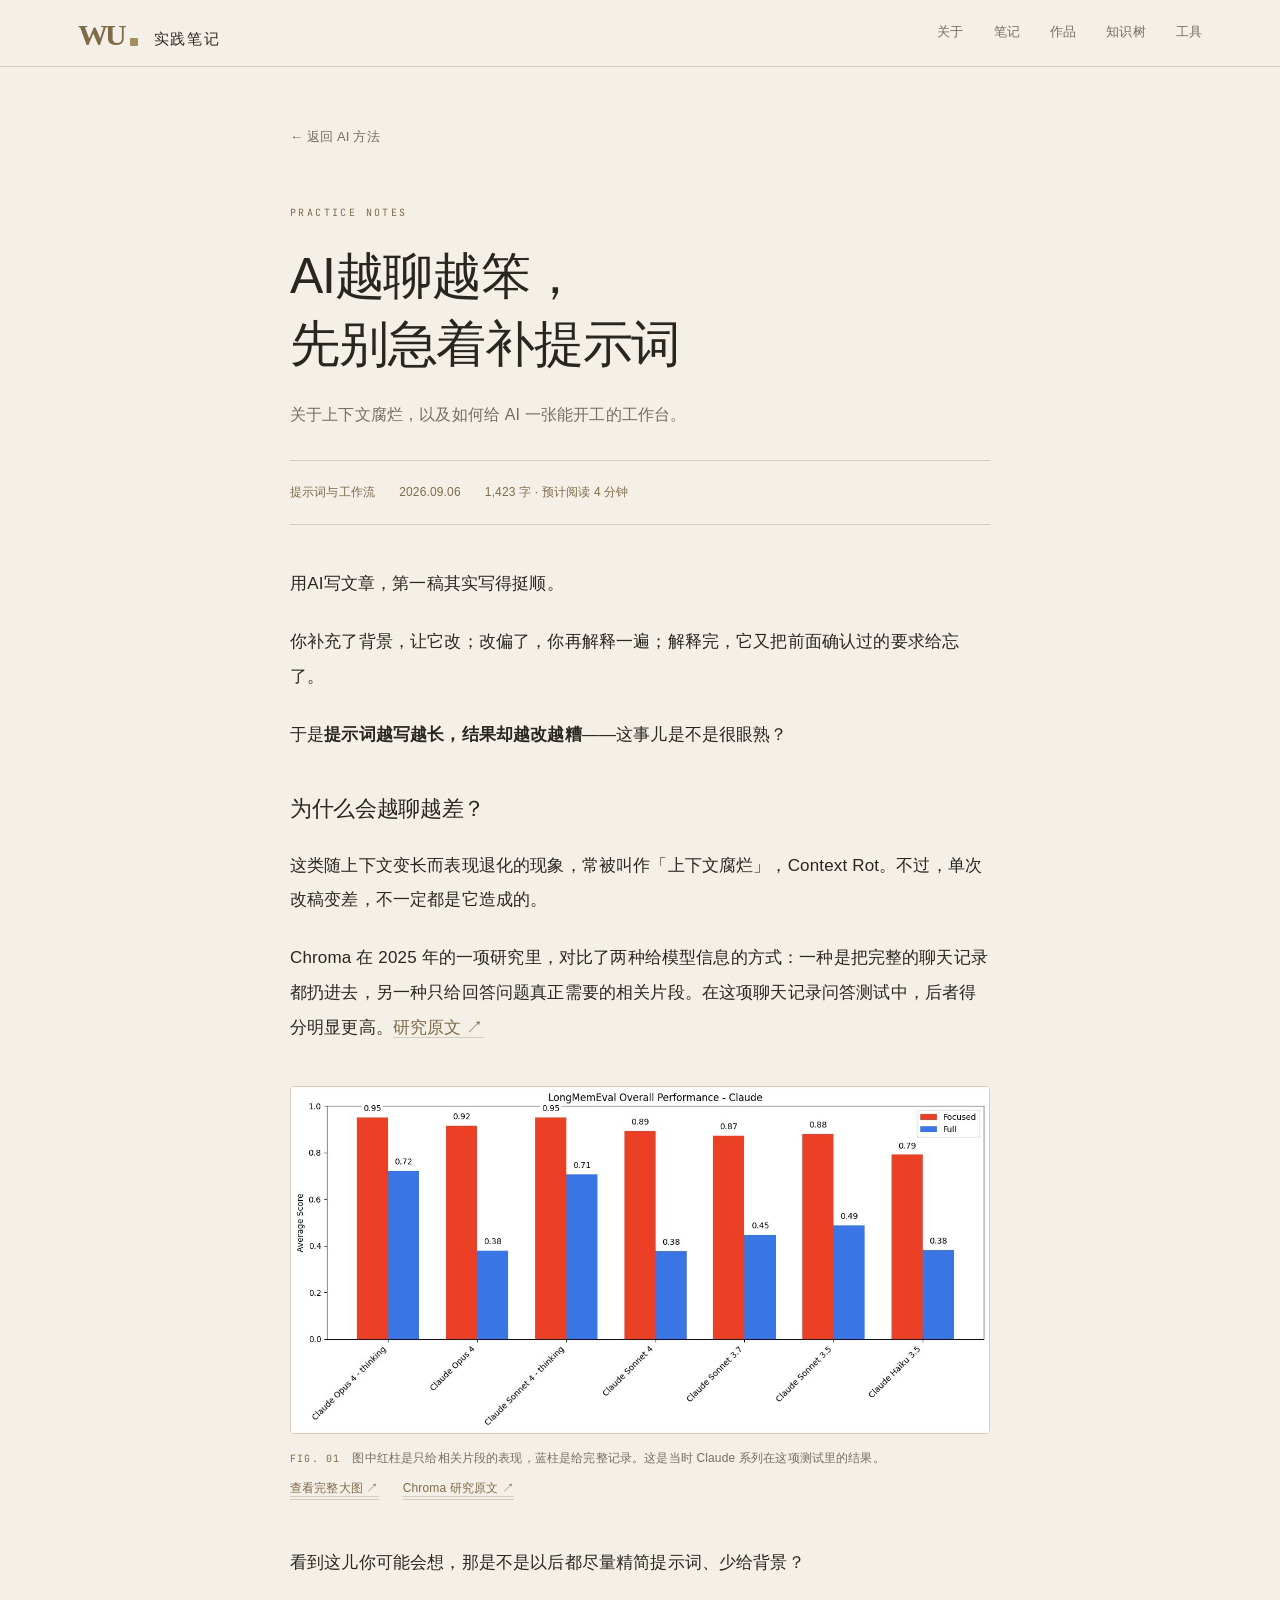
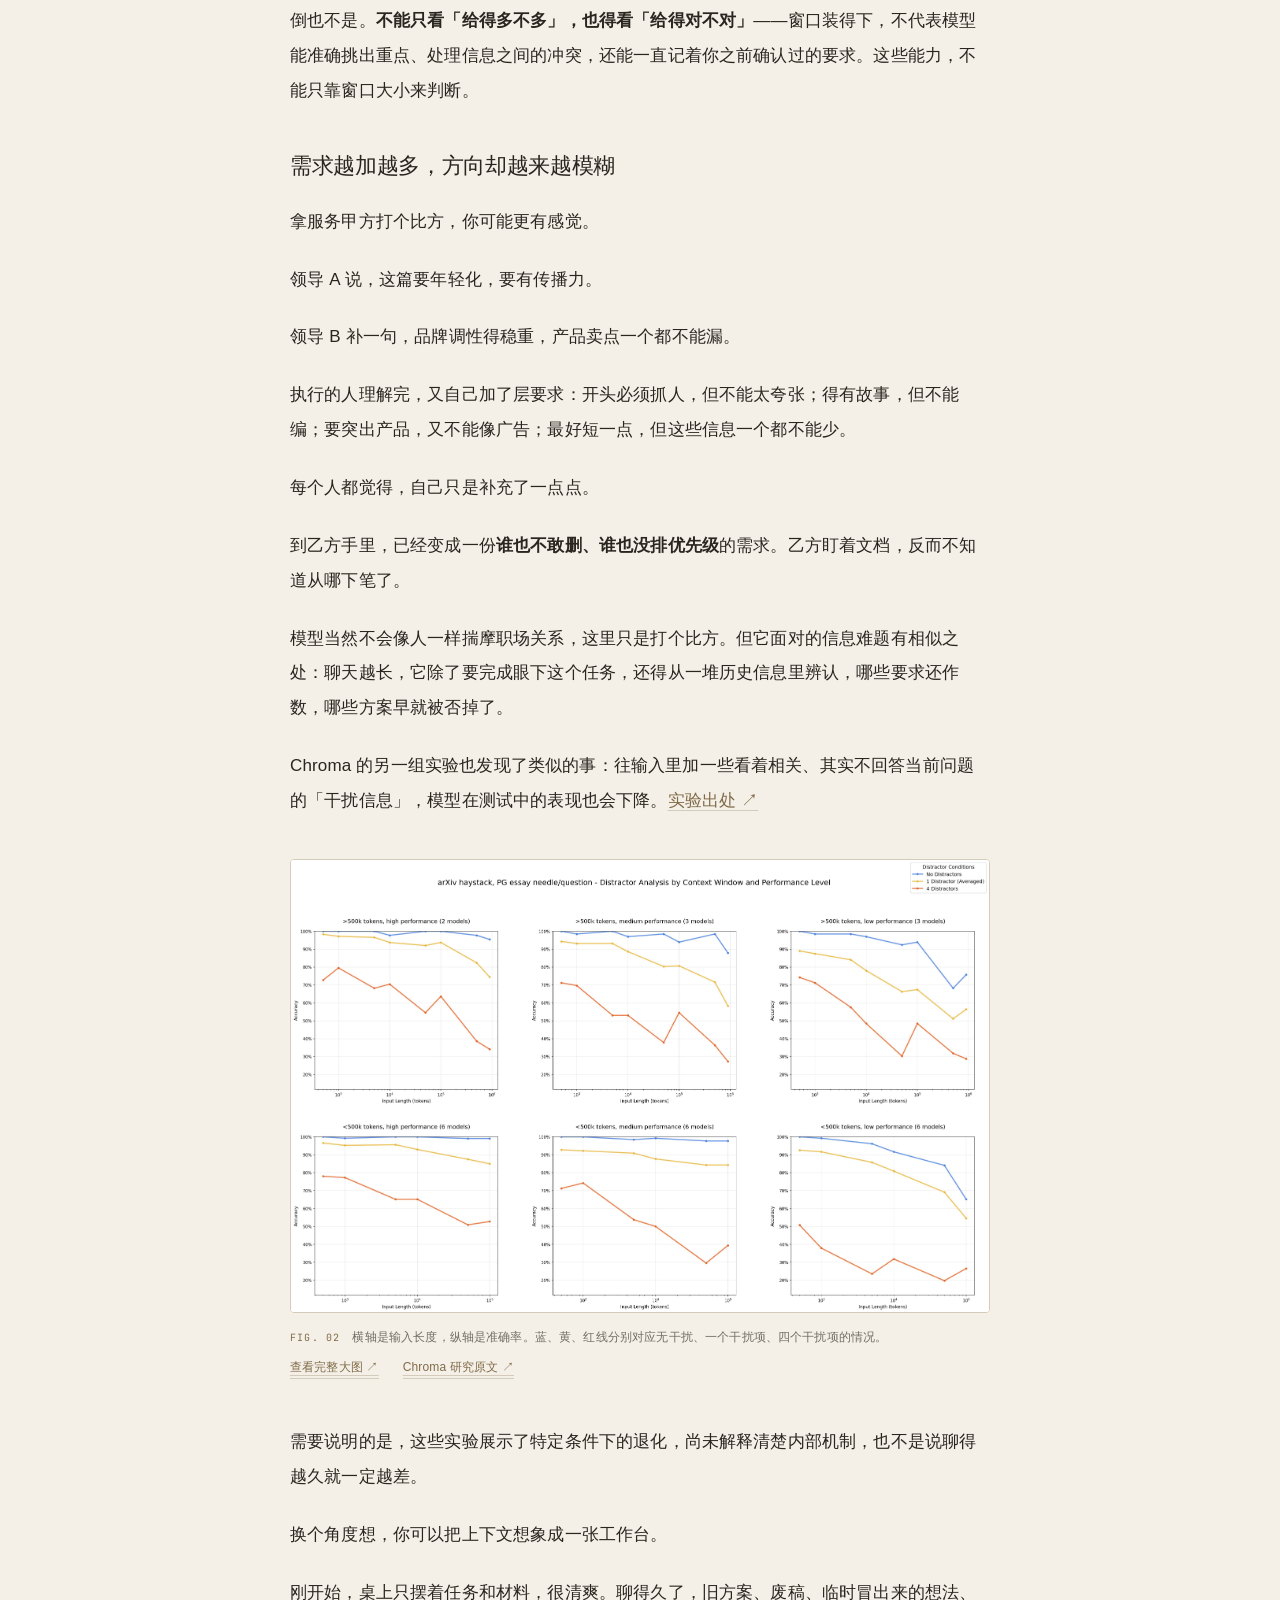
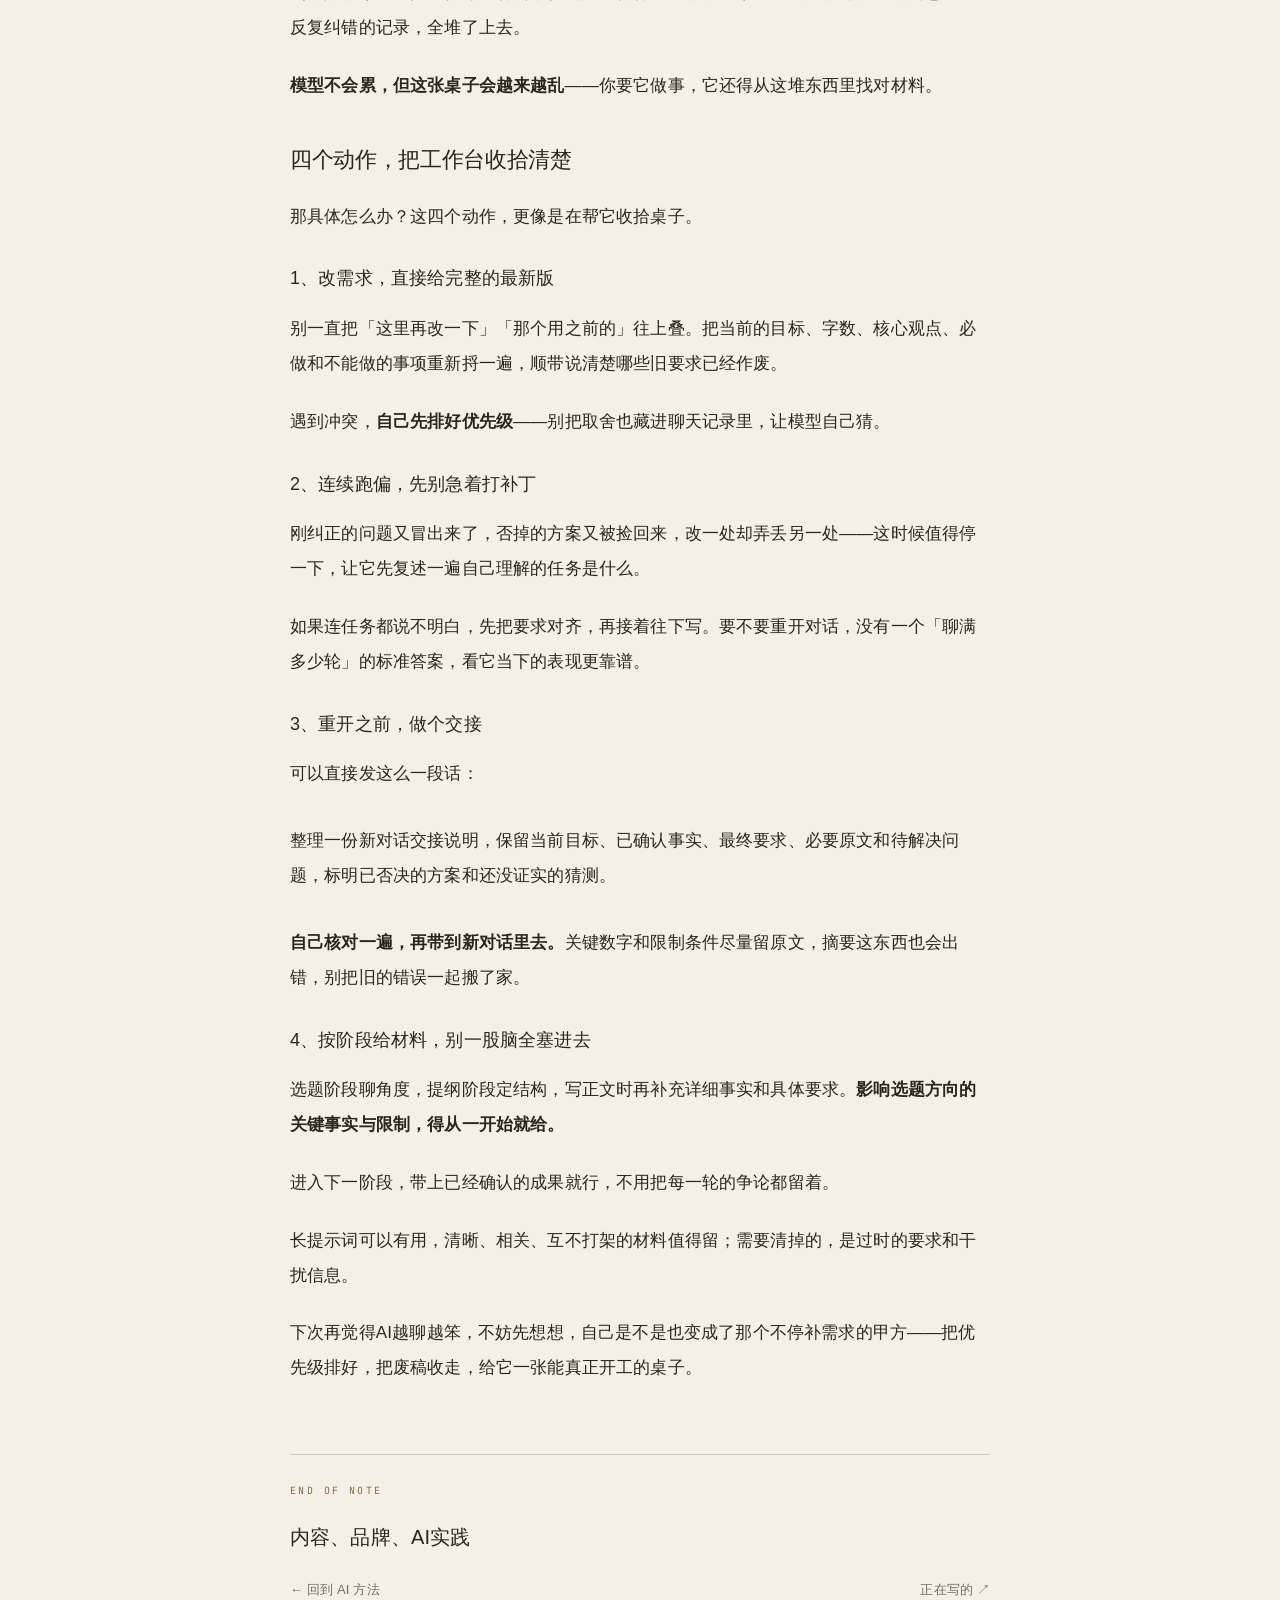
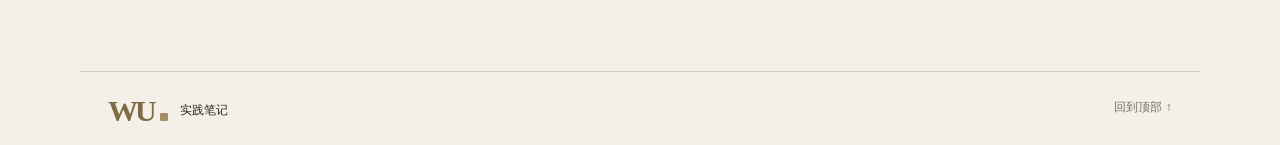
<file: articles/context-rot.html>
<!doctype html>
<html lang="zh-CN"><head><meta charset="utf-8"><meta name="viewport" content="width=device-width,initial-scale=1"><meta name="theme-color" content="#F4F0E8"><meta name="description" content="为什么 AI 越聊越笨？结合 Chroma 研究、甲方需求的类比与四个可执行动作，整理长对话中的上下文。"><title>AI越聊越笨，先别急着补提示词 · 实践笔记</title><link rel="preconnect" href="https://fonts.googleapis.com">
<link rel="preconnect" href="https://fonts.gstatic.com" crossorigin>
<link href="https://fonts.googleapis.com/css2?family=Space+Grotesk:wght@400;500;600&family=JetBrains+Mono:wght@400;500&display=swap" rel="stylesheet">
<link href="https://fonts.loli.net/css2?family=Space+Grotesk:wght@400;500;600&family=JetBrains+Mono:wght@400;500&display=swap" rel="stylesheet"><link rel="stylesheet" href="../assets/articles/article.css?v=6"></head>
<body><nav>
  <div class="nav-inner">
    <a class="logo" href="../index.html#" aria-label="实践笔记">
      <span class="wu-wordmark"><b>W</b><span class="wu-letter-u">U<i></i></span></span>
      <span class="logo-copy"><strong>实践笔记</strong></span>
    </a>
    <div class="nav-links">
      <a href="../index.html#about">关于</a><a href="../index.html#methods">笔记</a><a href="../index.html#works">作品</a><a href="../index.html#map">知识树</a><a href="../index.html#tools">工具</a>
    </div>
  </div>
</nav><main id="top"><header class="article-header"><a class="back" href="../index.html#methods">← 返回 AI 方法</a><div class="eyebrow">PRACTICE NOTES</div><h1>AI越聊越笨，<br>先别急着补提示词</h1><p class="dek">关于上下文腐烂，以及如何给 AI 一张能开工的工作台。</p><div class="article-meta"><span>提示词与工作流</span><time datetime="2026-09-06">2026.09.06</time><span class="article-reading-stats" data-word-count="1423" data-reading-minutes="4" title="正文统计：中文按字、英文和数字按词；不含导航、参考资料。阅读时间按每分钟约400字估算。">1,423 字 · 预计阅读 4 分钟</span></div></header><article class="prose" aria-label="文章正文">
<p>用AI写文章，第一稿其实写得挺顺。</p>
<p>你补充了背景，让它改；改偏了，你再解释一遍；解释完，它又把前面确认过的要求给忘了。</p>
<p>于是<strong>提示词越写越长，结果却越改越糟</strong>——这事儿是不是很眼熟？</p>
<h2 id="why">为什么会越聊越差？</h2>
<p>这类随上下文变长而表现退化的现象，常被叫作「上下文腐烂」，Context Rot。不过，单次改稿变差，不一定都是它造成的。</p>
<p>Chroma 在 2025 年的一项研究里，对比了两种给模型信息的方式：一种是把完整的聊天记录都扔进去，另一种只给回答问题真正需要的相关片段。在这项聊天记录问答测试中，后者得分明显更高。<a href="https://www.trychroma.com/research/context-rot" target="_blank" rel="noopener">研究原文 ↗</a></p>
<figure><a class="figure-link" href="../assets/articles/context-rot/longmemeval.png?v=2" target="_blank" aria-label="查看图1完整大图"><img src="../assets/articles/context-rot/longmemeval.png?v=2" width="1189" height="590" alt="图中红柱是只给相关片段的表现，蓝柱是给完整记录。这是当时 Claude 系列在这项测试里的结果。" loading="lazy"></a><figcaption><span class="figure-num">FIG. 01</span>图中红柱是只给相关片段的表现，蓝柱是给完整记录。这是当时 Claude 系列在这项测试里的结果。<span class="figure-actions"><a href="../assets/articles/context-rot/longmemeval.png?v=2" target="_blank">查看完整大图 ↗</a><a href="https://www.trychroma.com/research/context-rot" target="_blank" rel="noopener">Chroma 研究原文 ↗</a></span></figcaption></figure>
<p class="reader-question">看到这儿你可能会想，那是不是以后都尽量精简提示词、少给背景？</p>
<p>倒也不是。<strong>不能只看「给得多不多」，也得看「给得对不对」</strong>——窗口装得下，不代表模型能准确挑出重点、处理信息之间的冲突，还能一直记着你之前确认过的要求。这些能力，不能只靠窗口大小来判断。</p>
<h2 id="brief">需求越加越多，方向却越来越模糊</h2>
<p>拿服务甲方打个比方，你可能更有感觉。</p>
<p>领导 A 说，这篇要年轻化，要有传播力。</p>
<p>领导 B 补一句，品牌调性得稳重，产品卖点一个都不能漏。</p>
<p>执行的人理解完，又自己加了层要求：开头必须抓人，但不能太夸张；得有故事，但不能编；要突出产品，又不能像广告；最好短一点，但这些信息一个都不能少。</p>
<p>每个人都觉得，自己只是补充了一点点。</p>
<p>到乙方手里，已经变成一份<strong>谁也不敢删、谁也没排优先级</strong>的需求。乙方盯着文档，反而不知道从哪下笔了。</p>
<p>模型当然不会像人一样揣摩职场关系，这里只是打个比方。但它面对的信息难题有相似之处：聊天越长，它除了要完成眼下这个任务，还得从一堆历史信息里辨认，哪些要求还作数，哪些方案早就被否掉了。</p>
<p>Chroma 的另一组实验也发现了类似的事：往输入里加一些看着相关、其实不回答当前问题的「干扰信息」，模型在测试中的表现也会下降。<a href="https://www.trychroma.com/research/context-rot" target="_blank" rel="noopener">实验出处 ↗</a></p>
<figure><a class="figure-link" href="../assets/articles/context-rot/distractors.png" target="_blank" aria-label="查看图2完整大图"><img src="../assets/articles/context-rot/distractors.png" width="3542" height="2296" alt="横轴是输入长度，纵轴是准确率。蓝、黄、红线分别对应无干扰、一个干扰项、四个干扰项的情况。" loading="lazy"></a><figcaption><span class="figure-num">FIG. 02</span>横轴是输入长度，纵轴是准确率。蓝、黄、红线分别对应无干扰、一个干扰项、四个干扰项的情况。<span class="figure-actions"><a href="../assets/articles/context-rot/distractors.png" target="_blank">查看完整大图 ↗</a><a href="https://www.trychroma.com/research/context-rot" target="_blank" rel="noopener">Chroma 研究原文 ↗</a></span></figcaption></figure>
<p>需要说明的是，这些实验展示了特定条件下的退化，尚未解释清楚内部机制，也不是说聊得越久就一定越差。</p>
<p>换个角度想，你可以把上下文想象成一张工作台。</p>
<p>刚开始，桌上只摆着任务和材料，很清爽。聊得久了，旧方案、废稿、临时冒出来的想法、反复纠错的记录，全堆了上去。</p>
<p><strong>模型不会累，但这张桌子会越来越乱</strong>——你要它做事，它还得从这堆东西里找对材料。</p>
<h2 id="actions">四个动作，把工作台收拾清楚</h2>
<p>那具体怎么办？这四个动作，更像是在帮它收拾桌子。</p>
<h3 class="step-heading">1、改需求，直接给完整的最新版</h3>
<p>别一直把「这里再改一下」「那个用之前的」往上叠。把当前的目标、字数、核心观点、必做和不能做的事项重新捋一遍，顺带说清楚哪些旧要求已经作废。</p>
<p>遇到冲突，<strong>自己先排好优先级</strong>——别把取舍也藏进聊天记录里，让模型自己猜。</p>
<h3 class="step-heading">2、连续跑偏，先别急着打补丁</h3>
<p>刚纠正的问题又冒出来了，否掉的方案又被捡回来，改一处却弄丢另一处——这时候值得停一下，让它先复述一遍自己理解的任务是什么。</p>
<p>如果连任务都说不明白，先把要求对齐，再接着往下写。要不要重开对话，没有一个「聊满多少轮」的标准答案，看它当下的表现更靠谱。</p>
<h3 class="step-heading">3、重开之前，做个交接</h3>
<p>可以直接发这么一段话：</p>
<blockquote>整理一份新对话交接说明，保留当前目标、已确认事实、最终要求、必要原文和待解决问题，标明已否决的方案和还没证实的猜测。</blockquote>
<p><strong>自己核对一遍，再带到新对话里去。</strong>关键数字和限制条件尽量留原文，摘要这东西也会出错，别把旧的错误一起搬了家。</p>
<h3 class="step-heading">4、按阶段给材料，别一股脑全塞进去</h3>
<p>选题阶段聊角度，提纲阶段定结构，写正文时再补充详细事实和具体要求。<strong>影响选题方向的关键事实与限制，得从一开始就给。</strong></p>
<p>进入下一阶段，带上已经确认的成果就行，不用把每一轮的争论都留着。</p>
<p>长提示词可以有用，清晰、相关、互不打架的材料值得留；需要清掉的，是过时的要求和干扰信息。</p>
<p>下次再觉得AI越聊越笨，不妨先想想，自己是不是也变成了那个不停补需求的甲方——把优先级排好，把废稿收走，给它一张能真正开工的桌子。</p>
</article><footer class="article-end"><span class="eyebrow">END OF NOTE</span><p>内容、品牌、AI实践</p><div><a href="../index.html#methods">← 回到 AI 方法</a><a href="../index.html#research">正在写的 ↗</a></div></footer></main><footer class="site-footer"><span class="site-brand"><span class="wu-wordmark" aria-label="WU"><b>W</b><span class="wu-letter-u">U<i aria-hidden="true"></i></span></span><span>实践笔记</span></span><a href="#top">回到顶部 ↑</a></footer></body></html>
</file>
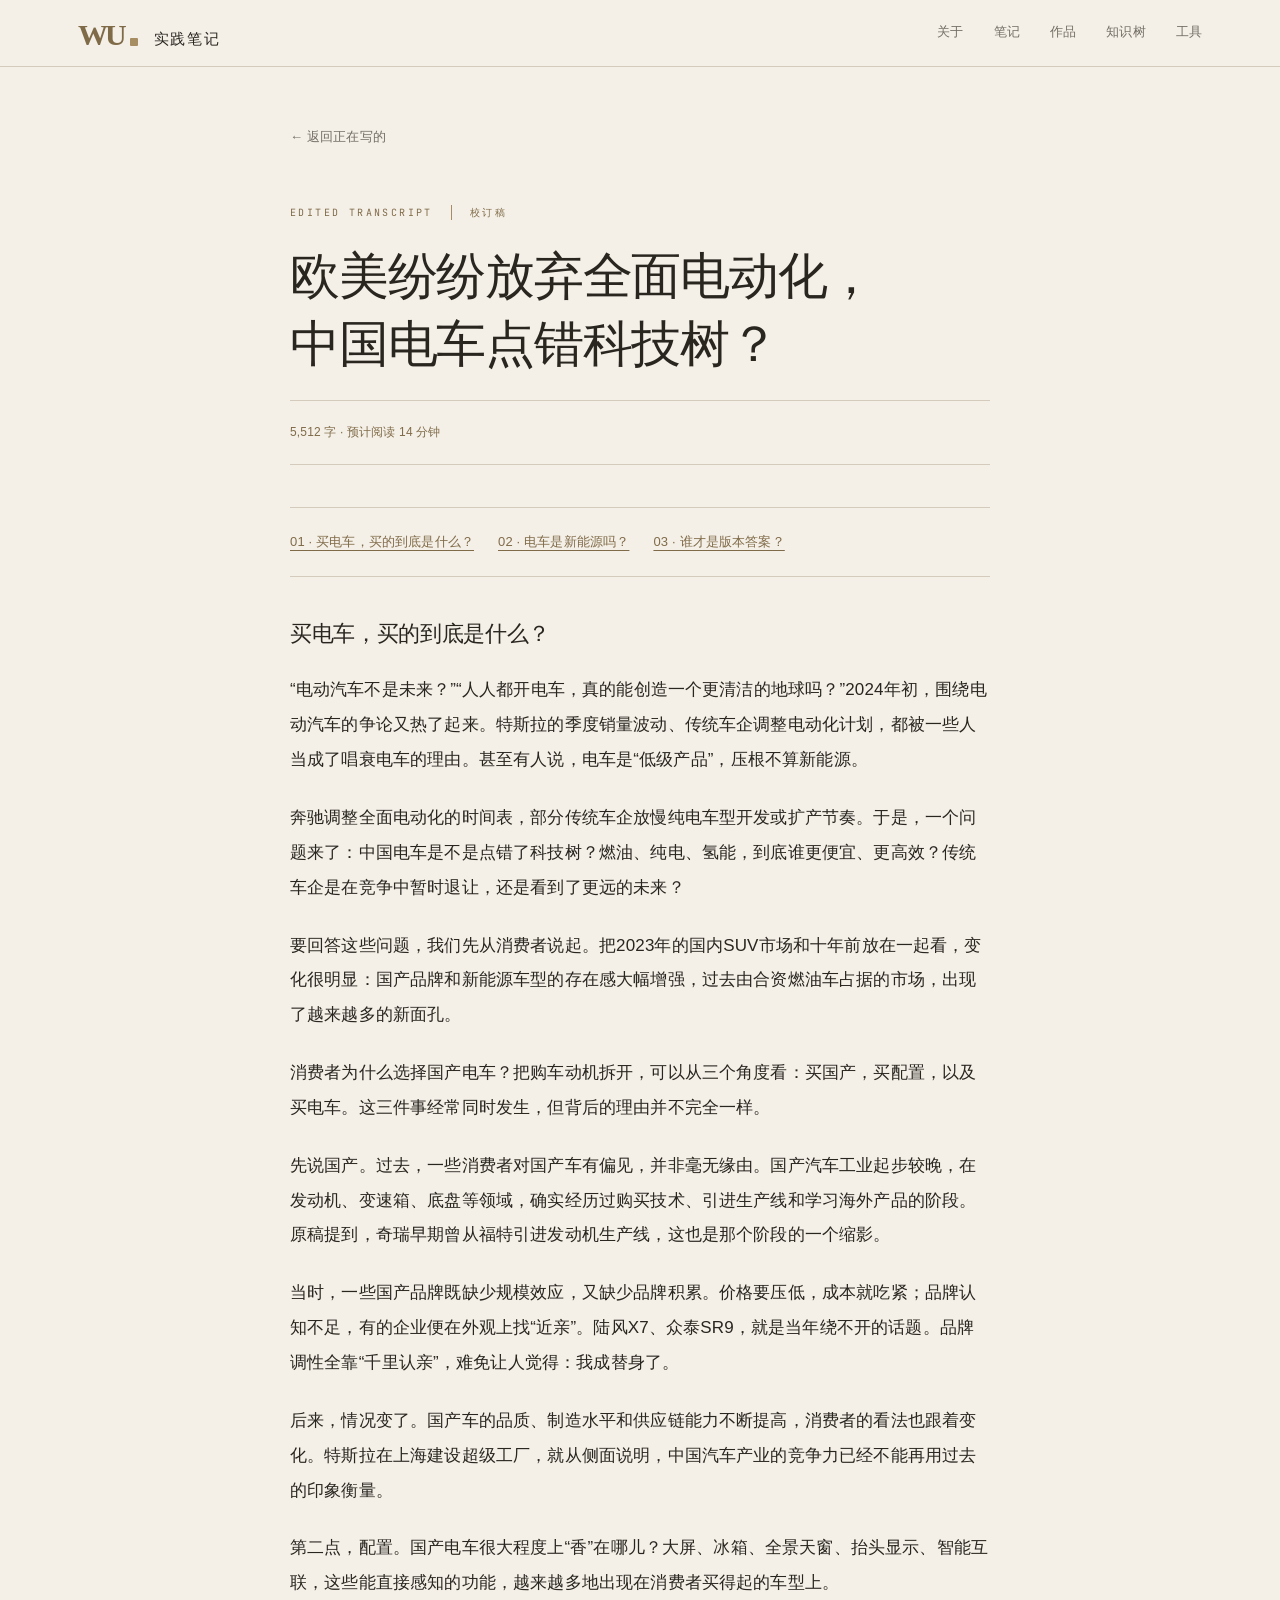
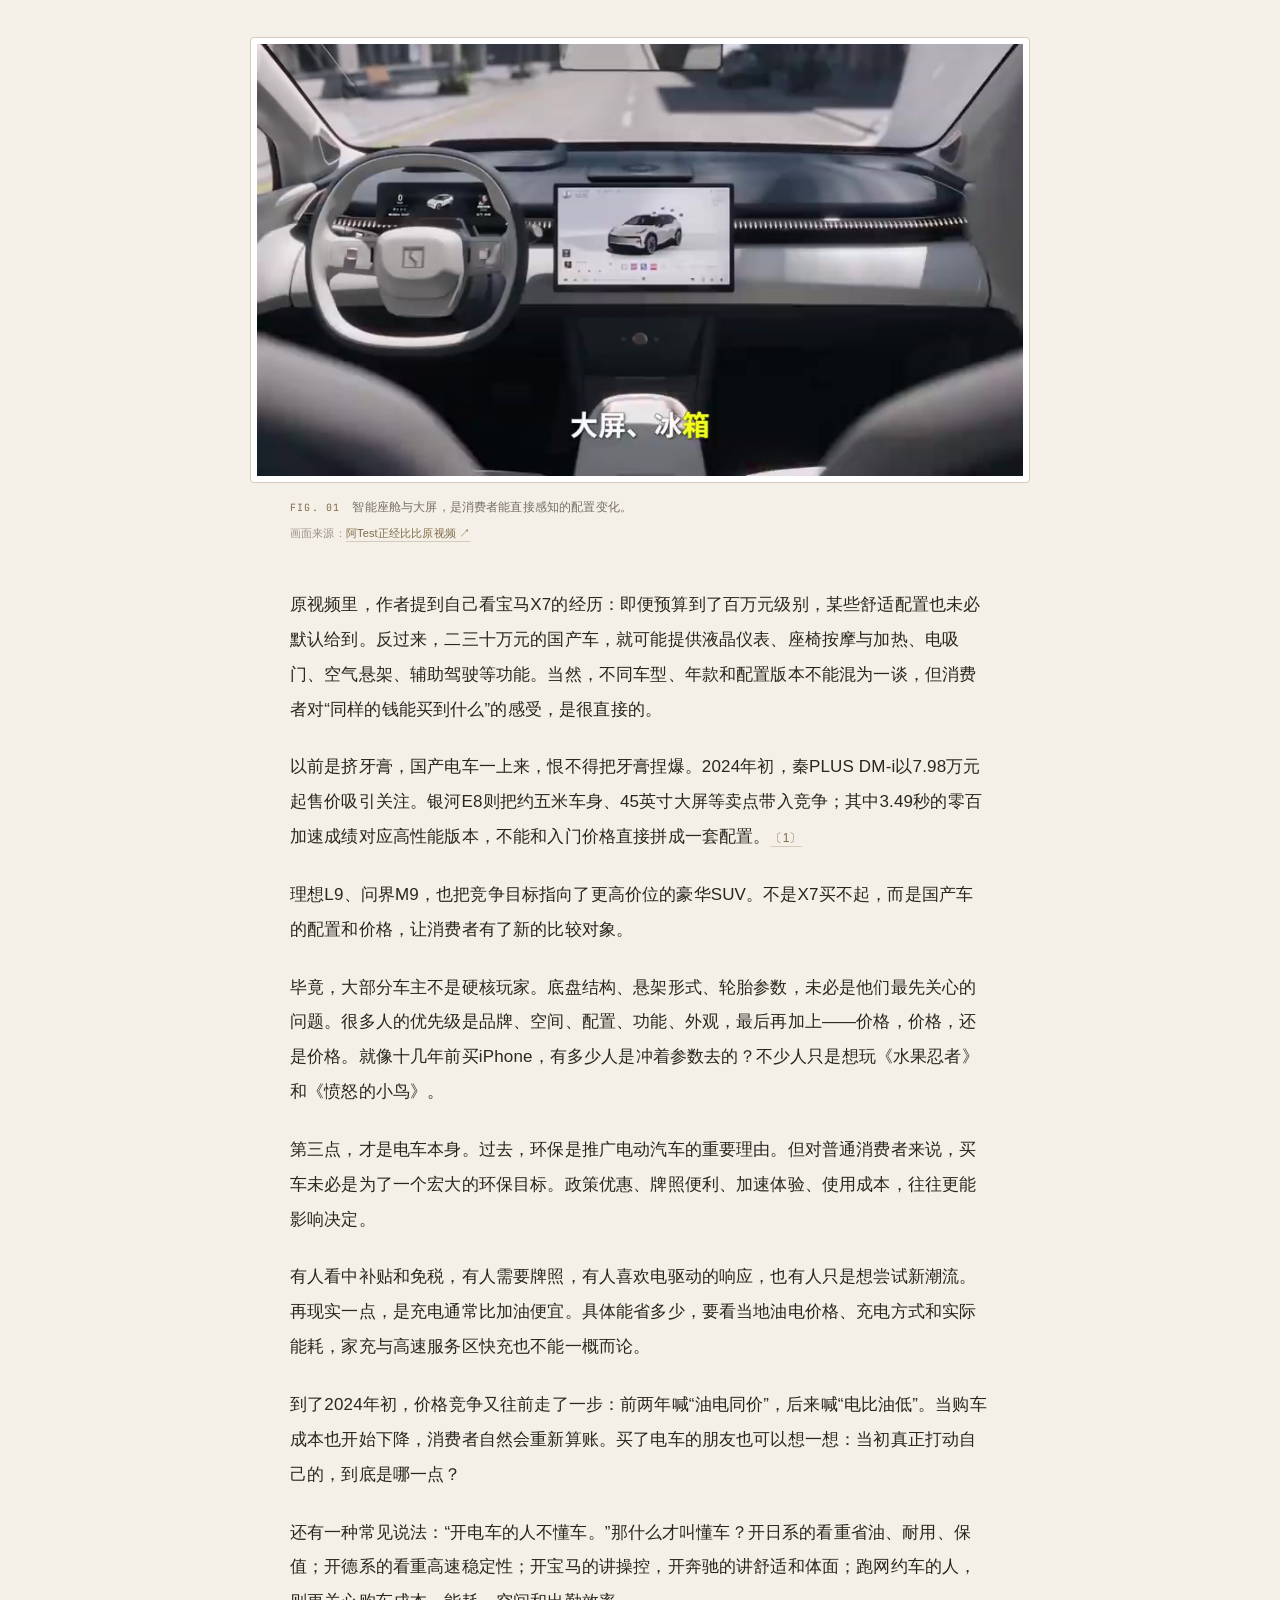
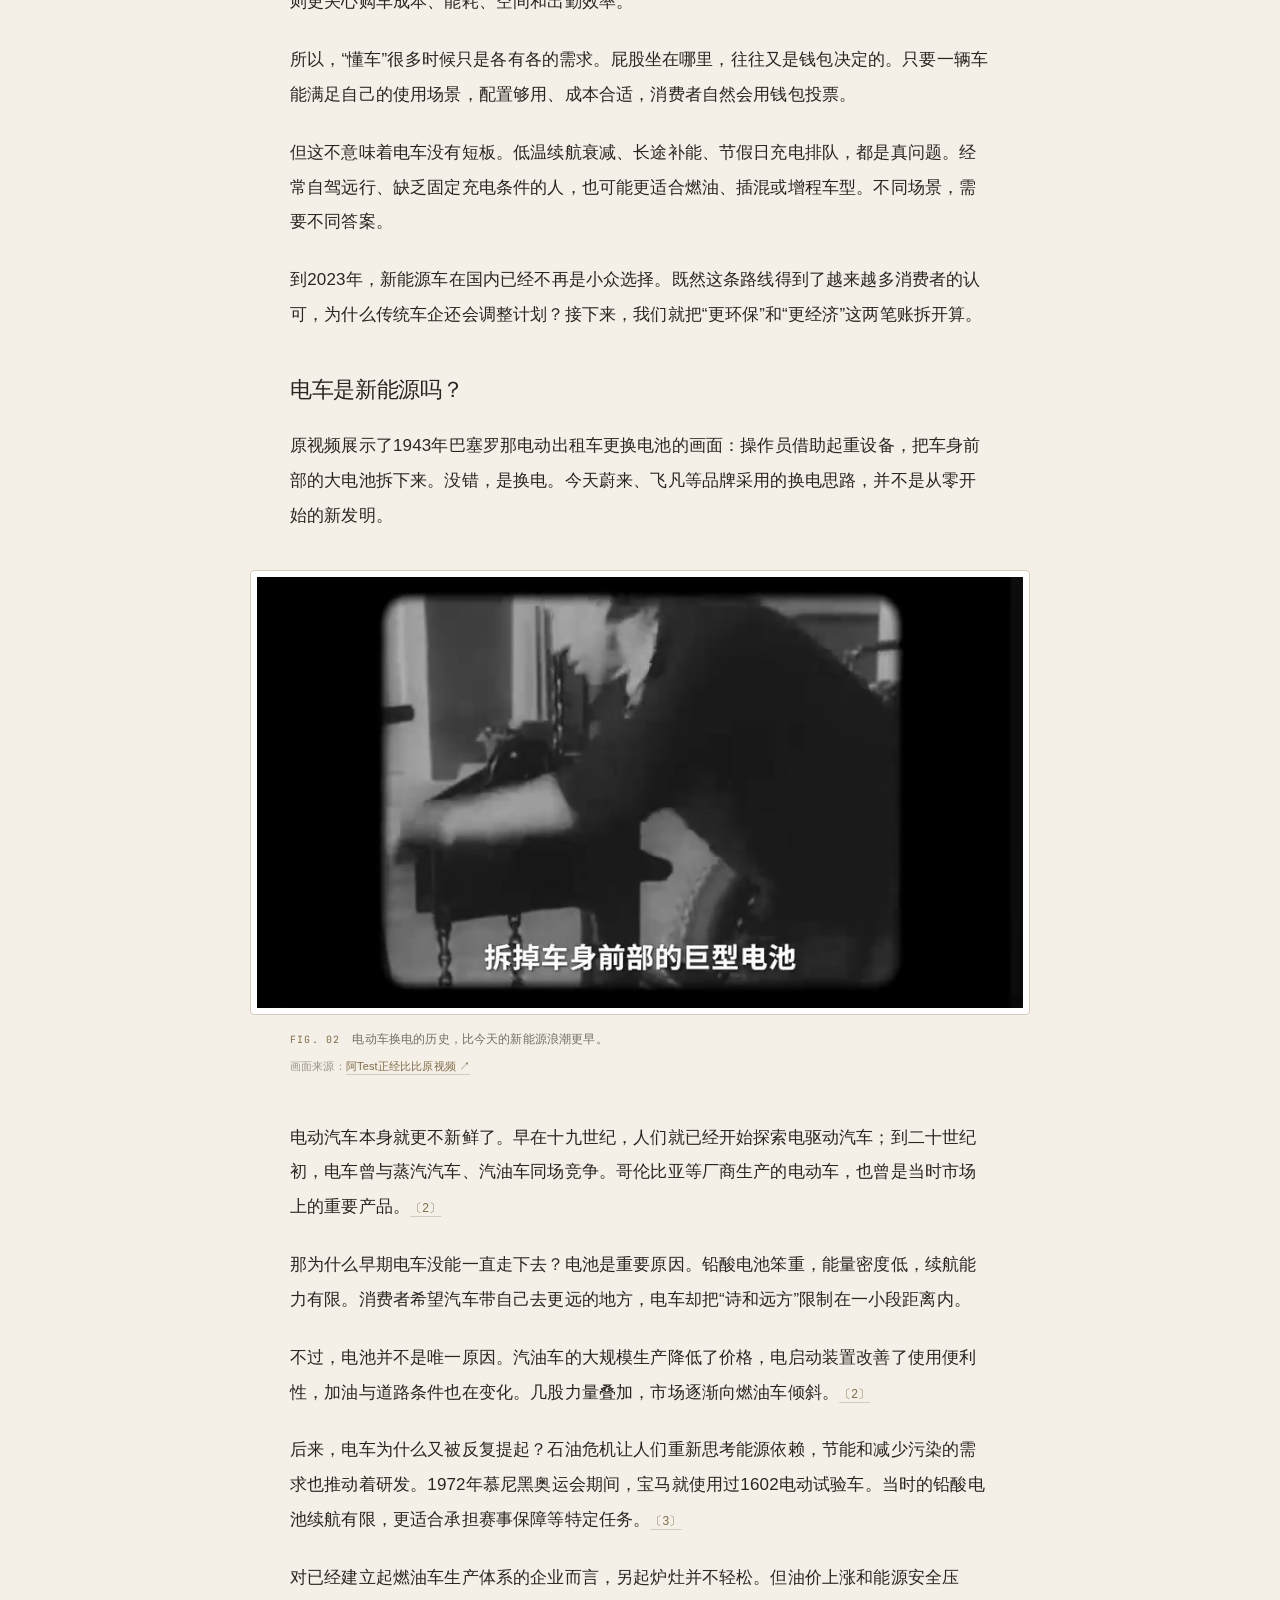
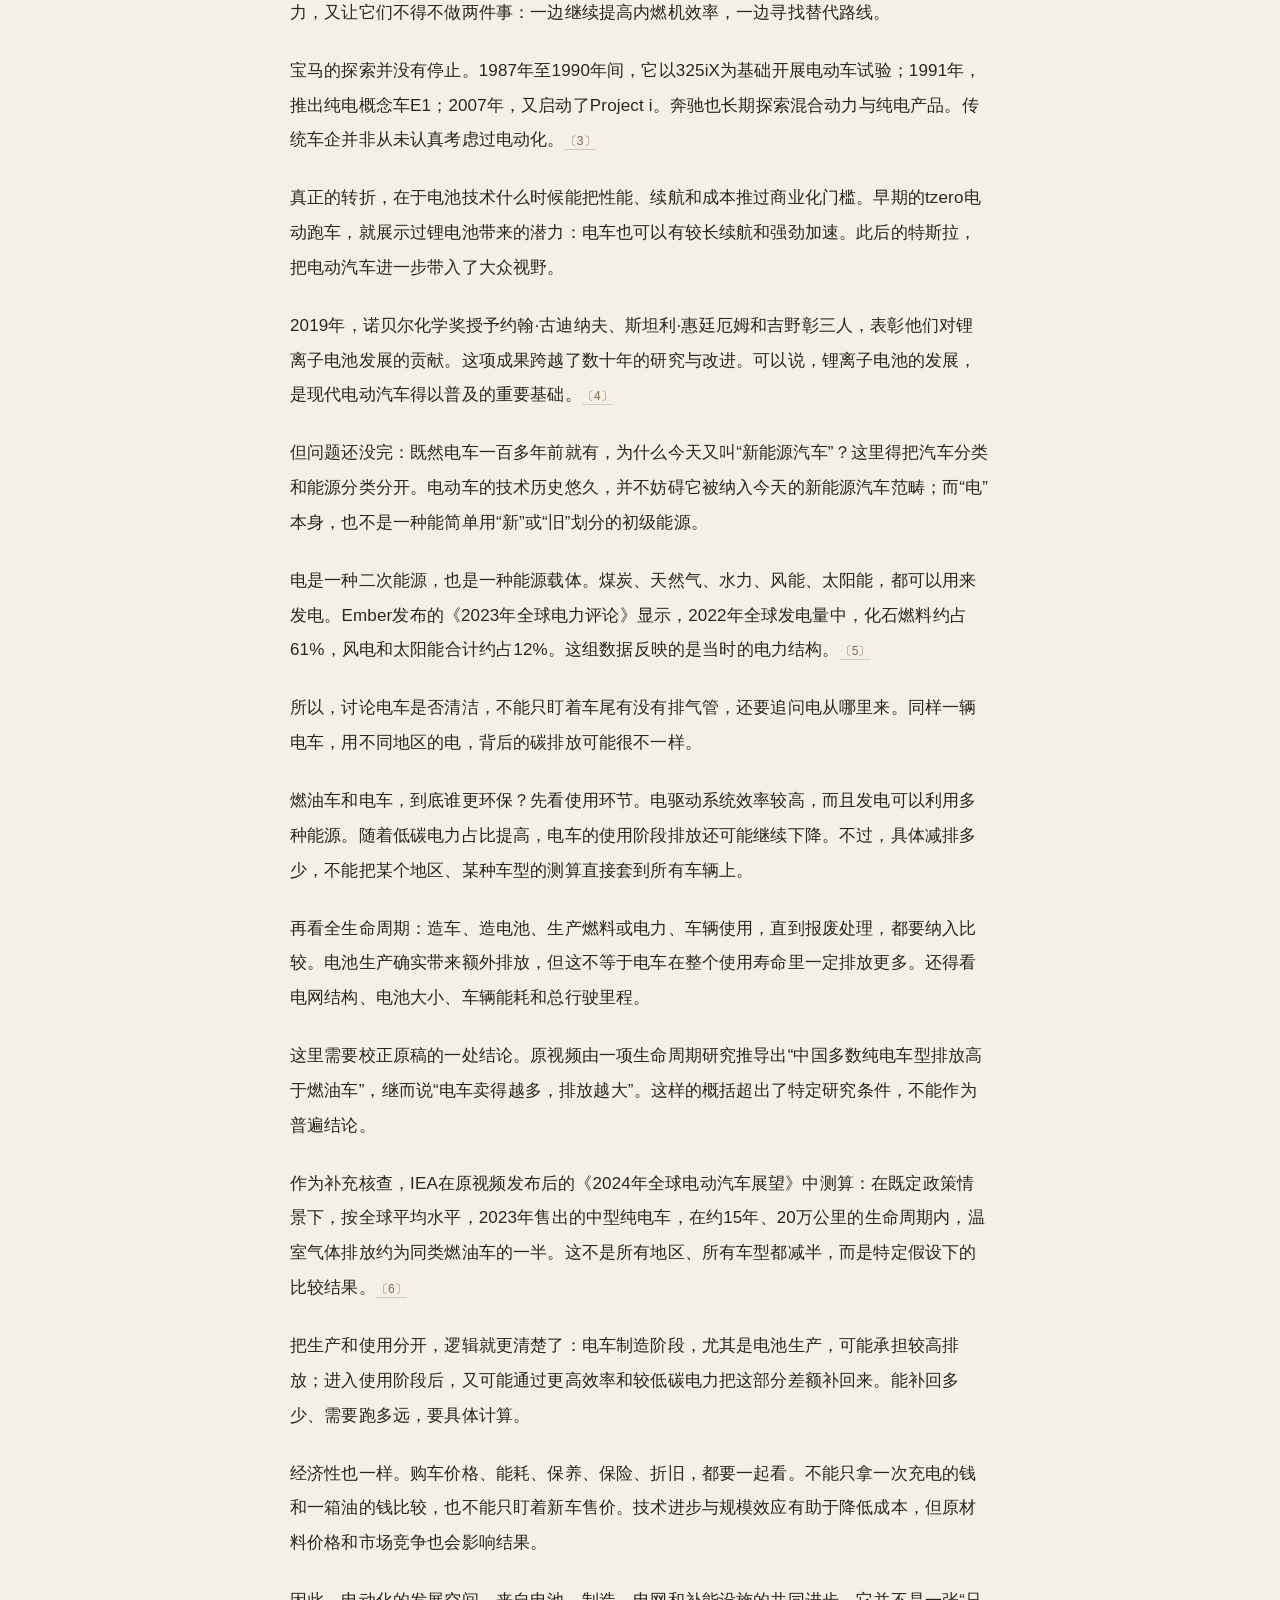
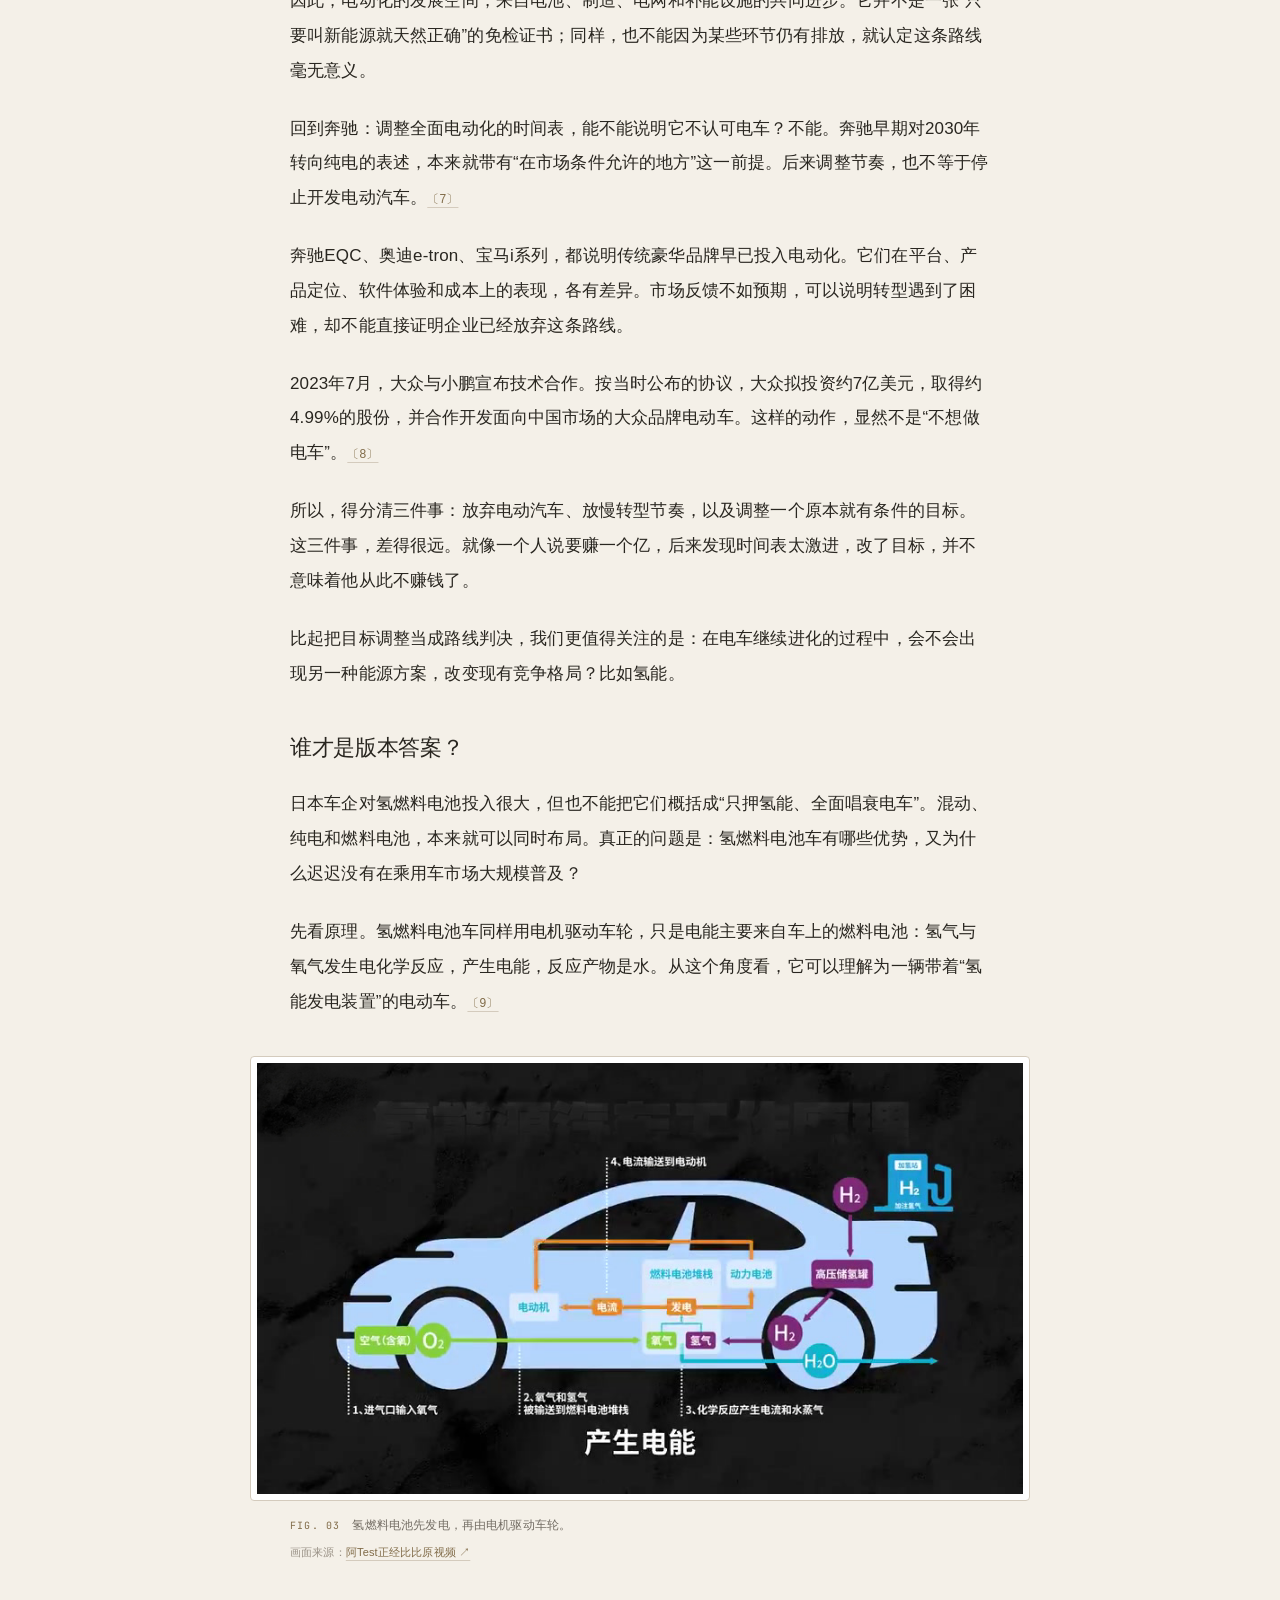
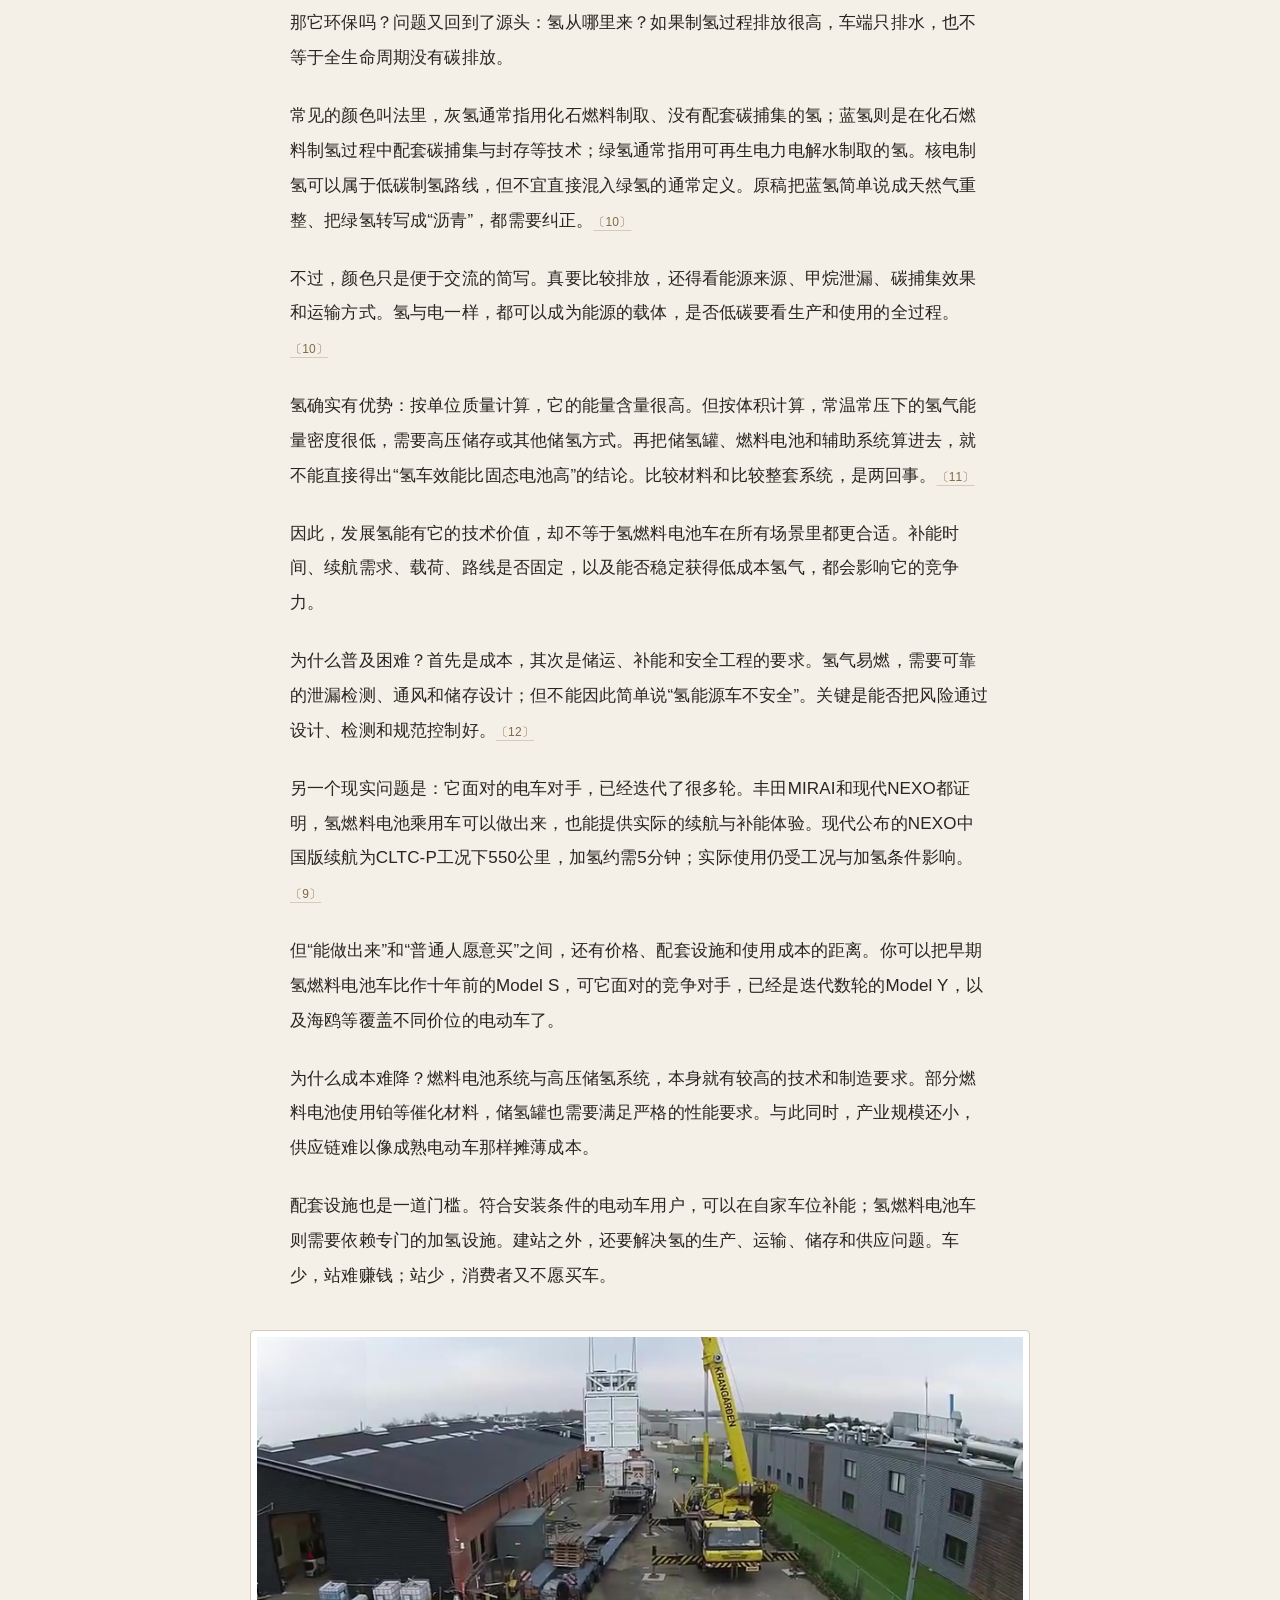
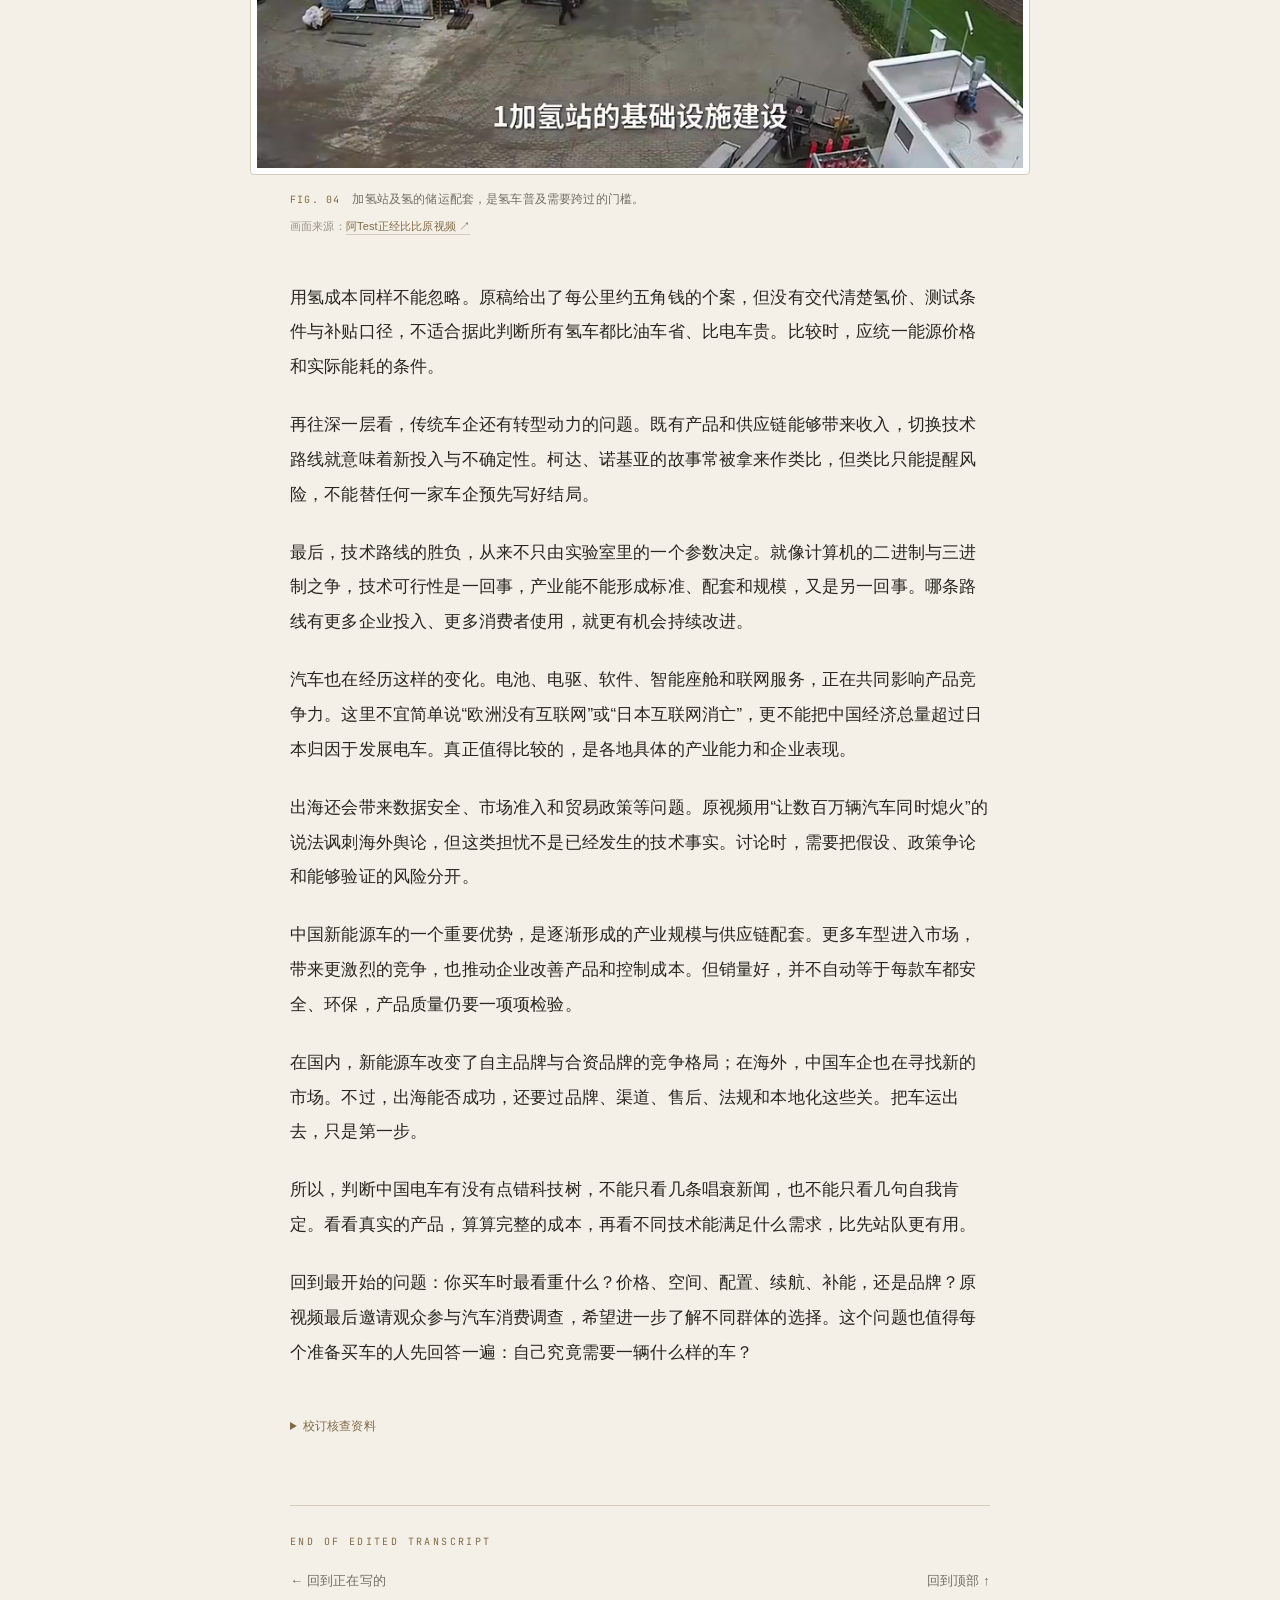
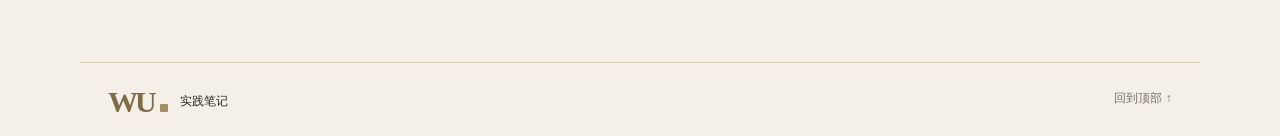
<file: articles/ev-technology-tree.html>
<!doctype html>
<html lang="zh-CN"><head><meta charset="utf-8"><meta name="viewport" content="width=device-width,initial-scale=1"><meta name="theme-color" content="#F4F0E8"><meta name="description" content="从购车动机、能源结构到电动与氢能路线，校正转写错误与关键事实后的完整论述。"><title>欧美纷纷放弃全面电动化，中国电车点错科技树？ · 实践笔记</title><link rel="preconnect" href="https://fonts.googleapis.com">
<link rel="preconnect" href="https://fonts.gstatic.com" crossorigin>
<link href="https://fonts.googleapis.com/css2?family=Space+Grotesk:wght@400;500;600&family=JetBrains+Mono:wght@400;500&display=swap" rel="stylesheet">
<link href="https://fonts.loli.net/css2?family=Space+Grotesk:wght@400;500;600&family=JetBrains+Mono:wght@400;500&display=swap" rel="stylesheet"><link rel="stylesheet" href="../assets/articles/article.css?v=6"><style>
.chapter-links{max-width:700px;margin:0 auto 28px;color:var(--ink2);font-size:13px;line-height:1.9}
.chapter-links a{color:var(--accent-deep);text-decoration:underline;text-underline-offset:4px}
.chapter-links{display:flex;flex-wrap:wrap;gap:8px 24px;padding:22px 0;border-top:1px solid var(--line);border-bottom:1px solid var(--line)}
.transcript-text{overflow-wrap:anywhere}
.source-ref{font-size:12px;color:var(--accent-deep)}
.edit-references{max-width:700px;margin:44px auto 0;font-size:12px;color:var(--ink2);line-height:1.9}
.edit-references summary{cursor:pointer;color:var(--accent-deep)}
.edit-references li{margin:8px 0;scroll-margin-top:100px}
.edit-references a{text-decoration:underline;text-underline-offset:3px}
.prose .video-figure{max-width:780px;margin:36px auto 44px}
.video-figure .figure-link{padding:6px}
.video-figure .figure-link img{background:var(--card)}
.video-credit{display:block;margin-top:6px;font-size:11px;color:var(--ink3)}
.video-credit a{text-decoration:underline;text-underline-offset:3px}
@media(max-width:600px){.prose .video-figure{margin:28px auto 34px}.video-figure .figure-link{padding:4px}}
</style></head>
<body><nav>
  <div class="nav-inner">
    <a class="logo" href="../index.html#" aria-label="实践笔记">
      <span class="wu-wordmark"><b>W</b><span class="wu-letter-u">U<i></i></span></span>
      <span class="logo-copy"><strong>实践笔记</strong></span>
    </a>
    <div class="nav-links">
      <a href="../index.html#about">关于</a><a href="../index.html#methods">笔记</a><a href="../index.html#works">作品</a><a href="../index.html#map">知识树</a><a href="../index.html#tools">工具</a>
    </div>
  </div>
</nav><main id="top">
<header class="article-header"><a class="back" href="../index.html#research">← 返回正在写的</a><div class="eyebrow">EDITED TRANSCRIPT <span>校订稿</span></div><h1>欧美纷纷放弃全面电动化，<br>中国电车点错科技树？</h1><div class="article-meta"><span class="article-reading-stats" data-word-count="5512" data-reading-minutes="14" title="正文统计：中文按字、英文和数字按词；不含导航、参考资料。阅读时间按每分钟约400字估算。">5,512 字 · 预计阅读 14 分钟</span></div></header>
<div class="chapter-links" aria-label="章节目录"><a href="#chapter-1">01 · 买电车，买的到底是什么？</a><a href="#chapter-2">02 · 电车是新能源吗？</a><a href="#chapter-3">03 · 谁才是版本答案？</a></div>
<article class="prose" aria-label="视频文稿校订版">
<h2 id="chapter-1">买电车，买的到底是什么？</h2>
<p class="transcript-paragraph"><span class="transcript-text">“电动汽车不是未来？”“人人都开电车，真的能创造一个更清洁的地球吗？”2024年初，围绕电动汽车的争论又热了起来。特斯拉的季度销量波动、传统车企调整电动化计划，都被一些人当成了唱衰电车的理由。甚至有人说，电车是“低级产品”，压根不算新能源。</span></p>
<p class="transcript-paragraph"><span class="transcript-text">奔驰调整全面电动化的时间表，部分传统车企放慢纯电车型开发或扩产节奏。于是，一个问题来了：中国电车是不是点错了科技树？燃油、纯电、氢能，到底谁更便宜、更高效？传统车企是在竞争中暂时退让，还是看到了更远的未来？</span></p>
<p class="transcript-paragraph"><span class="transcript-text">要回答这些问题，我们先从消费者说起。把2023年的国内SUV市场和十年前放在一起看，变化很明显：国产品牌和新能源车型的存在感大幅增强，过去由合资燃油车占据的市场，出现了越来越多的新面孔。</span></p>
<p class="transcript-paragraph"><span class="transcript-text">消费者为什么选择国产电车？把购车动机拆开，可以从三个角度看：买国产，买配置，以及买电车。这三件事经常同时发生，但背后的理由并不完全一样。</span></p>
<p class="transcript-paragraph"><span class="transcript-text">先说国产。过去，一些消费者对国产车有偏见，并非毫无缘由。国产汽车工业起步较晚，在发动机、变速箱、底盘等领域，确实经历过购买技术、引进生产线和学习海外产品的阶段。原稿提到，奇瑞早期曾从福特引进发动机生产线，这也是那个阶段的一个缩影。</span></p>
<p class="transcript-paragraph"><span class="transcript-text">当时，一些国产品牌既缺少规模效应，又缺少品牌积累。价格要压低，成本就吃紧；品牌认知不足，有的企业便在外观上找“近亲”。陆风X7、众泰SR9，就是当年绕不开的话题。品牌调性全靠“千里认亲”，难免让人觉得：我成替身了。</span></p>
<p class="transcript-paragraph"><span class="transcript-text">后来，情况变了。国产车的品质、制造水平和供应链能力不断提高，消费者的看法也跟着变化。特斯拉在上海建设超级工厂，就从侧面说明，中国汽车产业的竞争力已经不能再用过去的印象衡量。</span></p>
<p class="transcript-paragraph"><span class="transcript-text">第二点，配置。国产电车很大程度上“香”在哪儿？大屏、冰箱、全景天窗、抬头显示、智能互联，这些能直接感知的功能，越来越多地出现在消费者买得起的车型上。</span></p>
<figure class="video-figure"><a class="figure-link" href="../assets/articles/ev-technology-tree/smart-cockpit-clean.png" target="_blank" rel="noopener" aria-label="查看配图1大图"><img src="../assets/articles/ev-technology-tree/smart-cockpit-clean.png" width="852" height="480" alt="原视频中的汽车座舱：方向盘、中控屏与仪表区域" loading="lazy" decoding="async"></a><figcaption><span class="figure-num">FIG. 01</span>智能座舱与大屏，是消费者能直接感知的配置变化。<span class="video-credit">画面来源：<a href="https://www.bilibili.com/video/BV1KJ4m177xQ/" target="_blank" rel="noopener noreferrer">阿Test正经比比原视频 ↗</a></span></figcaption></figure>
<p class="transcript-paragraph"><span class="transcript-text">原视频里，作者提到自己看宝马X7的经历：即便预算到了百万元级别，某些舒适配置也未必默认给到。反过来，二三十万元的国产车，就可能提供液晶仪表、座椅按摩与加热、电吸门、空气悬架、辅助驾驶等功能。当然，不同车型、年款和配置版本不能混为一谈，但消费者对“同样的钱能买到什么”的感受，是很直接的。</span></p>
<p class="transcript-paragraph"><span class="transcript-text">以前是挤牙膏，国产电车一上来，恨不得把牙膏捏爆。2024年初，秦PLUS DM-i以7.98万元起售价吸引关注。银河E8则把约五米车身、45英寸大屏等卖点带入竞争；其中3.49秒的零百加速成绩对应高性能版本，不能和入门价格直接拼成一套配置。<a class="source-ref" href="#ref-1" aria-label="核查资料 1">〔1〕</a></span></p>
<p class="transcript-paragraph"><span class="transcript-text">理想L9、问界M9，也把竞争目标指向了更高价位的豪华SUV。不是X7买不起，而是国产车的配置和价格，让消费者有了新的比较对象。</span></p>
<p class="transcript-paragraph"><span class="transcript-text">毕竟，大部分车主不是硬核玩家。底盘结构、悬架形式、轮胎参数，未必是他们最先关心的问题。很多人的优先级是品牌、空间、配置、功能、外观，最后再加上——价格，价格，还是价格。就像十几年前买iPhone，有多少人是冲着参数去的？不少人只是想玩《水果忍者》和《愤怒的小鸟》。</span></p>
<p class="transcript-paragraph"><span class="transcript-text">第三点，才是电车本身。过去，环保是推广电动汽车的重要理由。但对普通消费者来说，买车未必是为了一个宏大的环保目标。政策优惠、牌照便利、加速体验、使用成本，往往更能影响决定。</span></p>
<p class="transcript-paragraph"><span class="transcript-text">有人看中补贴和免税，有人需要牌照，有人喜欢电驱动的响应，也有人只是想尝试新潮流。再现实一点，是充电通常比加油便宜。具体能省多少，要看当地油电价格、充电方式和实际能耗，家充与高速服务区快充也不能一概而论。</span></p>
<p class="transcript-paragraph"><span class="transcript-text">到了2024年初，价格竞争又往前走了一步：前两年喊“油电同价”，后来喊“电比油低”。当购车成本也开始下降，消费者自然会重新算账。买了电车的朋友也可以想一想：当初真正打动自己的，到底是哪一点？</span></p>
<p class="transcript-paragraph"><span class="transcript-text">还有一种常见说法：“开电车的人不懂车。”那什么才叫懂车？开日系的看重省油、耐用、保值；开德系的看重高速稳定性；开宝马的讲操控，开奔驰的讲舒适和体面；跑网约车的人，则更关心购车成本、能耗、空间和出勤效率。</span></p>
<p class="transcript-paragraph"><span class="transcript-text">所以，“懂车”很多时候只是各有各的需求。屁股坐在哪里，往往又是钱包决定的。只要一辆车能满足自己的使用场景，配置够用、成本合适，消费者自然会用钱包投票。</span></p>
<p class="transcript-paragraph"><span class="transcript-text">但这不意味着电车没有短板。低温续航衰减、长途补能、节假日充电排队，都是真问题。经常自驾远行、缺乏固定充电条件的人，也可能更适合燃油、插混或增程车型。不同场景，需要不同答案。</span></p>
<p class="transcript-paragraph"><span class="transcript-text">到2023年，新能源车在国内已经不再是小众选择。既然这条路线得到了越来越多消费者的认可，为什么传统车企还会调整计划？接下来，我们就把“更环保”和“更经济”这两笔账拆开算。</span></p>
<h2 id="chapter-2">电车是新能源吗？</h2>
<p class="transcript-paragraph"><span class="transcript-text">原视频展示了1943年巴塞罗那电动出租车更换电池的画面：操作员借助起重设备，把车身前部的大电池拆下来。没错，是换电。今天蔚来、飞凡等品牌采用的换电思路，并不是从零开始的新发明。</span></p>
<figure class="video-figure"><a class="figure-link" href="../assets/articles/ev-technology-tree/historic-battery-swap-clean.png" target="_blank" rel="noopener" aria-label="查看配图2大图"><img src="../assets/articles/ev-technology-tree/historic-battery-swap-clean.png" width="852" height="480" alt="原视频历史影像：操作员借助设备拆卸电动出租车电池" loading="lazy" decoding="async"></a><figcaption><span class="figure-num">FIG. 02</span>电动车换电的历史，比今天的新能源浪潮更早。<span class="video-credit">画面来源：<a href="https://www.bilibili.com/video/BV1KJ4m177xQ/" target="_blank" rel="noopener noreferrer">阿Test正经比比原视频 ↗</a></span></figcaption></figure>
<p class="transcript-paragraph"><span class="transcript-text">电动汽车本身就更不新鲜了。早在十九世纪，人们就已经开始探索电驱动汽车；到二十世纪初，电车曾与蒸汽汽车、汽油车同场竞争。哥伦比亚等厂商生产的电动车，也曾是当时市场上的重要产品。<a class="source-ref" href="#ref-2" aria-label="核查资料 2">〔2〕</a></span></p>
<p class="transcript-paragraph"><span class="transcript-text">那为什么早期电车没能一直走下去？电池是重要原因。铅酸电池笨重，能量密度低，续航能力有限。消费者希望汽车带自己去更远的地方，电车却把“诗和远方”限制在一小段距离内。</span></p>
<p class="transcript-paragraph"><span class="transcript-text">不过，电池并不是唯一原因。汽油车的大规模生产降低了价格，电启动装置改善了使用便利性，加油与道路条件也在变化。几股力量叠加，市场逐渐向燃油车倾斜。<a class="source-ref" href="#ref-2" aria-label="核查资料 2">〔2〕</a></span></p>
<p class="transcript-paragraph"><span class="transcript-text">后来，电车为什么又被反复提起？石油危机让人们重新思考能源依赖，节能和减少污染的需求也推动着研发。1972年慕尼黑奥运会期间，宝马就使用过1602电动试验车。当时的铅酸电池续航有限，更适合承担赛事保障等特定任务。<a class="source-ref" href="#ref-3" aria-label="核查资料 3">〔3〕</a></span></p>
<p class="transcript-paragraph"><span class="transcript-text">对已经建立起燃油车生产体系的企业而言，另起炉灶并不轻松。但油价上涨和能源安全压力，又让它们不得不做两件事：一边继续提高内燃机效率，一边寻找替代路线。</span></p>
<p class="transcript-paragraph"><span class="transcript-text">宝马的探索并没有停止。1987年至1990年间，它以325iX为基础开展电动车试验；1991年，推出纯电概念车E1；2007年，又启动了Project i。奔驰也长期探索混合动力与纯电产品。传统车企并非从未认真考虑过电动化。<a class="source-ref" href="#ref-3" aria-label="核查资料 3">〔3〕</a></span></p>
<p class="transcript-paragraph"><span class="transcript-text">真正的转折，在于电池技术什么时候能把性能、续航和成本推过商业化门槛。早期的tzero电动跑车，就展示过锂电池带来的潜力：电车也可以有较长续航和强劲加速。此后的特斯拉，把电动汽车进一步带入了大众视野。</span></p>
<p class="transcript-paragraph"><span class="transcript-text">2019年，诺贝尔化学奖授予约翰·古迪纳夫、斯坦利·惠廷厄姆和吉野彰三人，表彰他们对锂离子电池发展的贡献。这项成果跨越了数十年的研究与改进。可以说，锂离子电池的发展，是现代电动汽车得以普及的重要基础。<a class="source-ref" href="#ref-4" aria-label="核查资料 4">〔4〕</a></span></p>
<p class="transcript-paragraph"><span class="transcript-text">但问题还没完：既然电车一百多年前就有，为什么今天又叫“新能源汽车”？这里得把汽车分类和能源分类分开。电动车的技术历史悠久，并不妨碍它被纳入今天的新能源汽车范畴；而“电”本身，也不是一种能简单用“新”或“旧”划分的初级能源。</span></p>
<p class="transcript-paragraph"><span class="transcript-text">电是一种二次能源，也是一种能源载体。煤炭、天然气、水力、风能、太阳能，都可以用来发电。Ember发布的《2023年全球电力评论》显示，2022年全球发电量中，化石燃料约占61%，风电和太阳能合计约占12%。这组数据反映的是当时的电力结构。<a class="source-ref" href="#ref-5" aria-label="核查资料 5">〔5〕</a></span></p>
<p class="transcript-paragraph"><span class="transcript-text">所以，讨论电车是否清洁，不能只盯着车尾有没有排气管，还要追问电从哪里来。同样一辆电车，用不同地区的电，背后的碳排放可能很不一样。</span></p>
<p class="transcript-paragraph"><span class="transcript-text">燃油车和电车，到底谁更环保？先看使用环节。电驱动系统效率较高，而且发电可以利用多种能源。随着低碳电力占比提高，电车的使用阶段排放还可能继续下降。不过，具体减排多少，不能把某个地区、某种车型的测算直接套到所有车辆上。</span></p>
<p class="transcript-paragraph"><span class="transcript-text">再看全生命周期：造车、造电池、生产燃料或电力、车辆使用，直到报废处理，都要纳入比较。电池生产确实带来额外排放，但这不等于电车在整个使用寿命里一定排放更多。还得看电网结构、电池大小、车辆能耗和总行驶里程。</span></p>
<p class="transcript-paragraph"><span class="transcript-text">这里需要校正原稿的一处结论。原视频由一项生命周期研究推导出“中国多数纯电车型排放高于燃油车”，继而说“电车卖得越多，排放越大”。这样的概括超出了特定研究条件，不能作为普遍结论。</span></p>
<p class="transcript-paragraph"><span class="transcript-text">作为补充核查，IEA在原视频发布后的《2024年全球电动汽车展望》中测算：在既定政策情景下，按全球平均水平，2023年售出的中型纯电车，在约15年、20万公里的生命周期内，温室气体排放约为同类燃油车的一半。这不是所有地区、所有车型都减半，而是特定假设下的比较结果。<a class="source-ref" href="#ref-6" aria-label="核查资料 6">〔6〕</a></span></p>
<p class="transcript-paragraph"><span class="transcript-text">把生产和使用分开，逻辑就更清楚了：电车制造阶段，尤其是电池生产，可能承担较高排放；进入使用阶段后，又可能通过更高效率和较低碳电力把这部分差额补回来。能补回多少、需要跑多远，要具体计算。</span></p>
<p class="transcript-paragraph"><span class="transcript-text">经济性也一样。购车价格、能耗、保养、保险、折旧，都要一起看。不能只拿一次充电的钱和一箱油的钱比较，也不能只盯着新车售价。技术进步与规模效应有助于降低成本，但原材料价格和市场竞争也会影响结果。</span></p>
<p class="transcript-paragraph"><span class="transcript-text">因此，电动化的发展空间，来自电池、制造、电网和补能设施的共同进步。它并不是一张“只要叫新能源就天然正确”的免检证书；同样，也不能因为某些环节仍有排放，就认定这条路线毫无意义。</span></p>
<p class="transcript-paragraph"><span class="transcript-text">回到奔驰：调整全面电动化的时间表，能不能说明它不认可电车？不能。奔驰早期对2030年转向纯电的表述，本来就带有“在市场条件允许的地方”这一前提。后来调整节奏，也不等于停止开发电动汽车。<a class="source-ref" href="#ref-7" aria-label="核查资料 7">〔7〕</a></span></p>
<p class="transcript-paragraph"><span class="transcript-text">奔驰EQC、奥迪e-tron、宝马i系列，都说明传统豪华品牌早已投入电动化。它们在平台、产品定位、软件体验和成本上的表现，各有差异。市场反馈不如预期，可以说明转型遇到了困难，却不能直接证明企业已经放弃这条路线。</span></p>
<p class="transcript-paragraph"><span class="transcript-text">2023年7月，大众与小鹏宣布技术合作。按当时公布的协议，大众拟投资约7亿美元，取得约4.99%的股份，并合作开发面向中国市场的大众品牌电动车。这样的动作，显然不是“不想做电车”。<a class="source-ref" href="#ref-8" aria-label="核查资料 8">〔8〕</a></span></p>
<p class="transcript-paragraph"><span class="transcript-text">所以，得分清三件事：放弃电动汽车、放慢转型节奏，以及调整一个原本就有条件的目标。这三件事，差得很远。就像一个人说要赚一个亿，后来发现时间表太激进，改了目标，并不意味着他从此不赚钱了。</span></p>
<p class="transcript-paragraph"><span class="transcript-text">比起把目标调整当成路线判决，我们更值得关注的是：在电车继续进化的过程中，会不会出现另一种能源方案，改变现有竞争格局？比如氢能。</span></p>
<h2 id="chapter-3">谁才是版本答案？</h2>
<p class="transcript-paragraph"><span class="transcript-text">日本车企对氢燃料电池投入很大，但也不能把它们概括成“只押氢能、全面唱衰电车”。混动、纯电和燃料电池，本来就可以同时布局。真正的问题是：氢燃料电池车有哪些优势，又为什么迟迟没有在乘用车市场大规模普及？</span></p>
<p class="transcript-paragraph"><span class="transcript-text">先看原理。氢燃料电池车同样用电机驱动车轮，只是电能主要来自车上的燃料电池：氢气与氧气发生电化学反应，产生电能，反应产物是水。从这个角度看，它可以理解为一辆带着“氢能发电装置”的电动车。<a class="source-ref" href="#ref-9" aria-label="核查资料 9">〔9〕</a></span></p>
<figure class="video-figure"><a class="figure-link" href="../assets/articles/ev-technology-tree/hydrogen-powertrain-clean.png" target="_blank" rel="noopener" aria-label="查看配图3大图"><img src="../assets/articles/ev-technology-tree/hydrogen-powertrain-clean.png" width="852" height="480" alt="氢燃料电池汽车原理图，标示储氢罐、燃料电池、电机与水的排出路径" loading="lazy" decoding="async"></a><figcaption><span class="figure-num">FIG. 03</span>氢燃料电池先发电，再由电机驱动车轮。<span class="video-credit">画面来源：<a href="https://www.bilibili.com/video/BV1KJ4m177xQ/" target="_blank" rel="noopener noreferrer">阿Test正经比比原视频 ↗</a></span></figcaption></figure>
<p class="transcript-paragraph"><span class="transcript-text">那它环保吗？问题又回到了源头：氢从哪里来？如果制氢过程排放很高，车端只排水，也不等于全生命周期没有碳排放。</span></p>
<p class="transcript-paragraph"><span class="transcript-text">常见的颜色叫法里，灰氢通常指用化石燃料制取、没有配套碳捕集的氢；蓝氢则是在化石燃料制氢过程中配套碳捕集与封存等技术；绿氢通常指用可再生电力电解水制取的氢。核电制氢可以属于低碳制氢路线，但不宜直接混入绿氢的通常定义。原稿把蓝氢简单说成天然气重整、把绿氢转写成“沥青”，都需要纠正。<a class="source-ref" href="#ref-10" aria-label="核查资料 10">〔10〕</a></span></p>
<p class="transcript-paragraph"><span class="transcript-text">不过，颜色只是便于交流的简写。真要比较排放，还得看能源来源、甲烷泄漏、碳捕集效果和运输方式。氢与电一样，都可以成为能源的载体，是否低碳要看生产和使用的全过程。<a class="source-ref" href="#ref-10" aria-label="核查资料 10">〔10〕</a></span></p>
<p class="transcript-paragraph"><span class="transcript-text">氢确实有优势：按单位质量计算，它的能量含量很高。但按体积计算，常温常压下的氢气能量密度很低，需要高压储存或其他储氢方式。再把储氢罐、燃料电池和辅助系统算进去，就不能直接得出“氢车效能比固态电池高”的结论。比较材料和比较整套系统，是两回事。<a class="source-ref" href="#ref-11" aria-label="核查资料 11">〔11〕</a></span></p>
<p class="transcript-paragraph"><span class="transcript-text">因此，发展氢能有它的技术价值，却不等于氢燃料电池车在所有场景里都更合适。补能时间、续航需求、载荷、路线是否固定，以及能否稳定获得低成本氢气，都会影响它的竞争力。</span></p>
<p class="transcript-paragraph"><span class="transcript-text">为什么普及困难？首先是成本，其次是储运、补能和安全工程的要求。氢气易燃，需要可靠的泄漏检测、通风和储存设计；但不能因此简单说“氢能源车不安全”。关键是能否把风险通过设计、检测和规范控制好。<a class="source-ref" href="#ref-12" aria-label="核查资料 12">〔12〕</a></span></p>
<p class="transcript-paragraph"><span class="transcript-text">另一个现实问题是：它面对的电车对手，已经迭代了很多轮。丰田MIRAI和现代NEXO都证明，氢燃料电池乘用车可以做出来，也能提供实际的续航与补能体验。现代公布的NEXO中国版续航为CLTC-P工况下550公里，加氢约需5分钟；实际使用仍受工况与加氢条件影响。<a class="source-ref" href="#ref-9" aria-label="核查资料 9">〔9〕</a></span></p>
<p class="transcript-paragraph"><span class="transcript-text">但“能做出来”和“普通人愿意买”之间，还有价格、配套设施和使用成本的距离。你可以把早期氢燃料电池车比作十年前的Model S，可它面对的竞争对手，已经是迭代数轮的Model Y，以及海鸥等覆盖不同价位的电动车了。</span></p>
<p class="transcript-paragraph"><span class="transcript-text">为什么成本难降？燃料电池系统与高压储氢系统，本身就有较高的技术和制造要求。部分燃料电池使用铂等催化材料，储氢罐也需要满足严格的性能要求。与此同时，产业规模还小，供应链难以像成熟电动车那样摊薄成本。</span></p>
<p class="transcript-paragraph"><span class="transcript-text">配套设施也是一道门槛。符合安装条件的电动车用户，可以在自家车位补能；氢燃料电池车则需要依赖专门的加氢设施。建站之外，还要解决氢的生产、运输、储存和供应问题。车少，站难赚钱；站少，消费者又不愿买车。</span></p>
<figure class="video-figure"><a class="figure-link" href="../assets/articles/ev-technology-tree/hydrogen-infrastructure-clean.png" target="_blank" rel="noopener" aria-label="查看配图4大图"><img src="../assets/articles/ev-technology-tree/hydrogen-infrastructure-clean.png" width="852" height="480" alt="原视频中的加氢基础设施施工现场" loading="lazy" decoding="async"></a><figcaption><span class="figure-num">FIG. 04</span>加氢站及氢的储运配套，是氢车普及需要跨过的门槛。<span class="video-credit">画面来源：<a href="https://www.bilibili.com/video/BV1KJ4m177xQ/" target="_blank" rel="noopener noreferrer">阿Test正经比比原视频 ↗</a></span></figcaption></figure>
<p class="transcript-paragraph"><span class="transcript-text">用氢成本同样不能忽略。原稿给出了每公里约五角钱的个案，但没有交代清楚氢价、测试条件与补贴口径，不适合据此判断所有氢车都比油车省、比电车贵。比较时，应统一能源价格和实际能耗的条件。</span></p>
<p class="transcript-paragraph"><span class="transcript-text">再往深一层看，传统车企还有转型动力的问题。既有产品和供应链能够带来收入，切换技术路线就意味着新投入与不确定性。柯达、诺基亚的故事常被拿来作类比，但类比只能提醒风险，不能替任何一家车企预先写好结局。</span></p>
<p class="transcript-paragraph"><span class="transcript-text">最后，技术路线的胜负，从来不只由实验室里的一个参数决定。就像计算机的二进制与三进制之争，技术可行性是一回事，产业能不能形成标准、配套和规模，又是另一回事。哪条路线有更多企业投入、更多消费者使用，就更有机会持续改进。</span></p>
<p class="transcript-paragraph"><span class="transcript-text">汽车也在经历这样的变化。电池、电驱、软件、智能座舱和联网服务，正在共同影响产品竞争力。这里不宜简单说“欧洲没有互联网”或“日本互联网消亡”，更不能把中国经济总量超过日本归因于发展电车。真正值得比较的，是各地具体的产业能力和企业表现。</span></p>
<p class="transcript-paragraph"><span class="transcript-text">出海还会带来数据安全、市场准入和贸易政策等问题。原视频用“让数百万辆汽车同时熄火”的说法讽刺海外舆论，但这类担忧不是已经发生的技术事实。讨论时，需要把假设、政策争论和能够验证的风险分开。</span></p>
<p class="transcript-paragraph"><span class="transcript-text">中国新能源车的一个重要优势，是逐渐形成的产业规模与供应链配套。更多车型进入市场，带来更激烈的竞争，也推动企业改善产品和控制成本。但销量好，并不自动等于每款车都安全、环保，产品质量仍要一项项检验。</span></p>
<p class="transcript-paragraph"><span class="transcript-text">在国内，新能源车改变了自主品牌与合资品牌的竞争格局；在海外，中国车企也在寻找新的市场。不过，出海能否成功，还要过品牌、渠道、售后、法规和本地化这些关。把车运出去，只是第一步。</span></p>
<p class="transcript-paragraph"><span class="transcript-text">所以，判断中国电车有没有点错科技树，不能只看几条唱衰新闻，也不能只看几句自我肯定。看看真实的产品，算算完整的成本，再看不同技术能满足什么需求，比先站队更有用。</span></p>
<p class="transcript-paragraph"><span class="transcript-text">回到最开始的问题：你买车时最看重什么？价格、空间、配置、续航、补能，还是品牌？原视频最后邀请观众参与汽车消费调查，希望进一步了解不同群体的选择。这个问题也值得每个准备买车的人先回答一遍：自己究竟需要一辆什么样的车？</span></p>
</article><details class="edit-references"><summary>校订核查资料</summary><ol><li id="ref-1"><a href="https://www.geely.com/en/news/2023/geely-auto-starts-delivery-yinhe-e8-sedan" target="_blank" rel="noopener noreferrer">吉利：银河E8上市与交付资料 ↗</a></li><li id="ref-2"><a href="https://www.energy.gov/articles/history-electric-car" target="_blank" rel="noopener noreferrer">美国能源部：电动汽车简史 ↗</a></li><li id="ref-3"><a href="https://www.bmwgroup.com/en/news/general/2022/50yearselectromobility.html" target="_blank" rel="noopener noreferrer">宝马：五十年电动化探索 ↗</a></li><li id="ref-4"><a href="https://www.nobelprize.org/uploads/2019/10/press-chemistryprize2019.pdf" target="_blank" rel="noopener noreferrer">诺贝尔奖：2019年化学奖获奖公告 ↗</a></li><li id="ref-5"><a href="https://ember-energy.org/app/uploads/2024/11/Global-Electricity-Review-2023.pdf" target="_blank" rel="noopener noreferrer">Ember：2023年全球电力评论 ↗</a></li><li id="ref-6"><a href="https://www.iea.org/reports/global-ev-outlook-2024/outlook-for-emissions-reductions%C2%A0" target="_blank" rel="noopener noreferrer">IEA：2024年电动汽车生命周期排放测算 ↗</a></li><li id="ref-7"><a href="https://group.mercedes-benz.com/company/strategy/mercedes-benz-strategy-update-electric-drive.html" target="_blank" rel="noopener noreferrer">奔驰：电动化战略原始表述 ↗</a></li><li id="ref-8"><a href="https://ir.xiaopeng.com/news-releases/news-release-details/xpeng-and-volkswagen-group-announce-entry-framework-agreement" target="_blank" rel="noopener noreferrer">小鹏与大众：2023年技术合作及投资公告 ↗</a></li><li id="ref-9"><a href="https://www.hyundai.com.cn/news/190.html" target="_blank" rel="noopener noreferrer">现代汽车：NEXO中国版技术与续航信息 ↗</a></li><li id="ref-10"><a href="https://www.iea.org/reports/global-hydrogen-review-2024/ghg-emissions-of-hydrogen-and-its-derivatives" target="_blank" rel="noopener noreferrer">IEA：氢及其衍生物的温室气体排放 ↗</a></li><li id="ref-11"><a href="https://www.energy.gov/cmei/fuels/hydrogen-storage" target="_blank" rel="noopener noreferrer">美国能源部：氢储存与能量密度 ↗</a></li><li id="ref-12"><a href="https://www.energy.gov/cmei/fuels/safe-use-hydrogen" target="_blank" rel="noopener noreferrer">美国能源部：氢的安全使用 ↗</a></li></ol></details><footer class="article-end"><span class="eyebrow">END OF EDITED TRANSCRIPT</span><div><a href="../index.html#research">← 回到正在写的</a><a href="#top">回到顶部 ↑</a></div></footer></main><footer class="site-footer"><span class="site-brand"><span class="wu-wordmark" aria-label="WU"><b>W</b><span class="wu-letter-u">U<i aria-hidden="true"></i></span></span><span>实践笔记</span></span><a href="#top">回到顶部 ↑</a></footer><script>document.querySelectorAll('.source-ref').forEach(link=>link.addEventListener('click',()=>{document.querySelector('.edit-references').open=true;}));if(location.hash.startsWith('#ref-'))document.querySelector('.edit-references').open=true;</script></body></html>
</file>
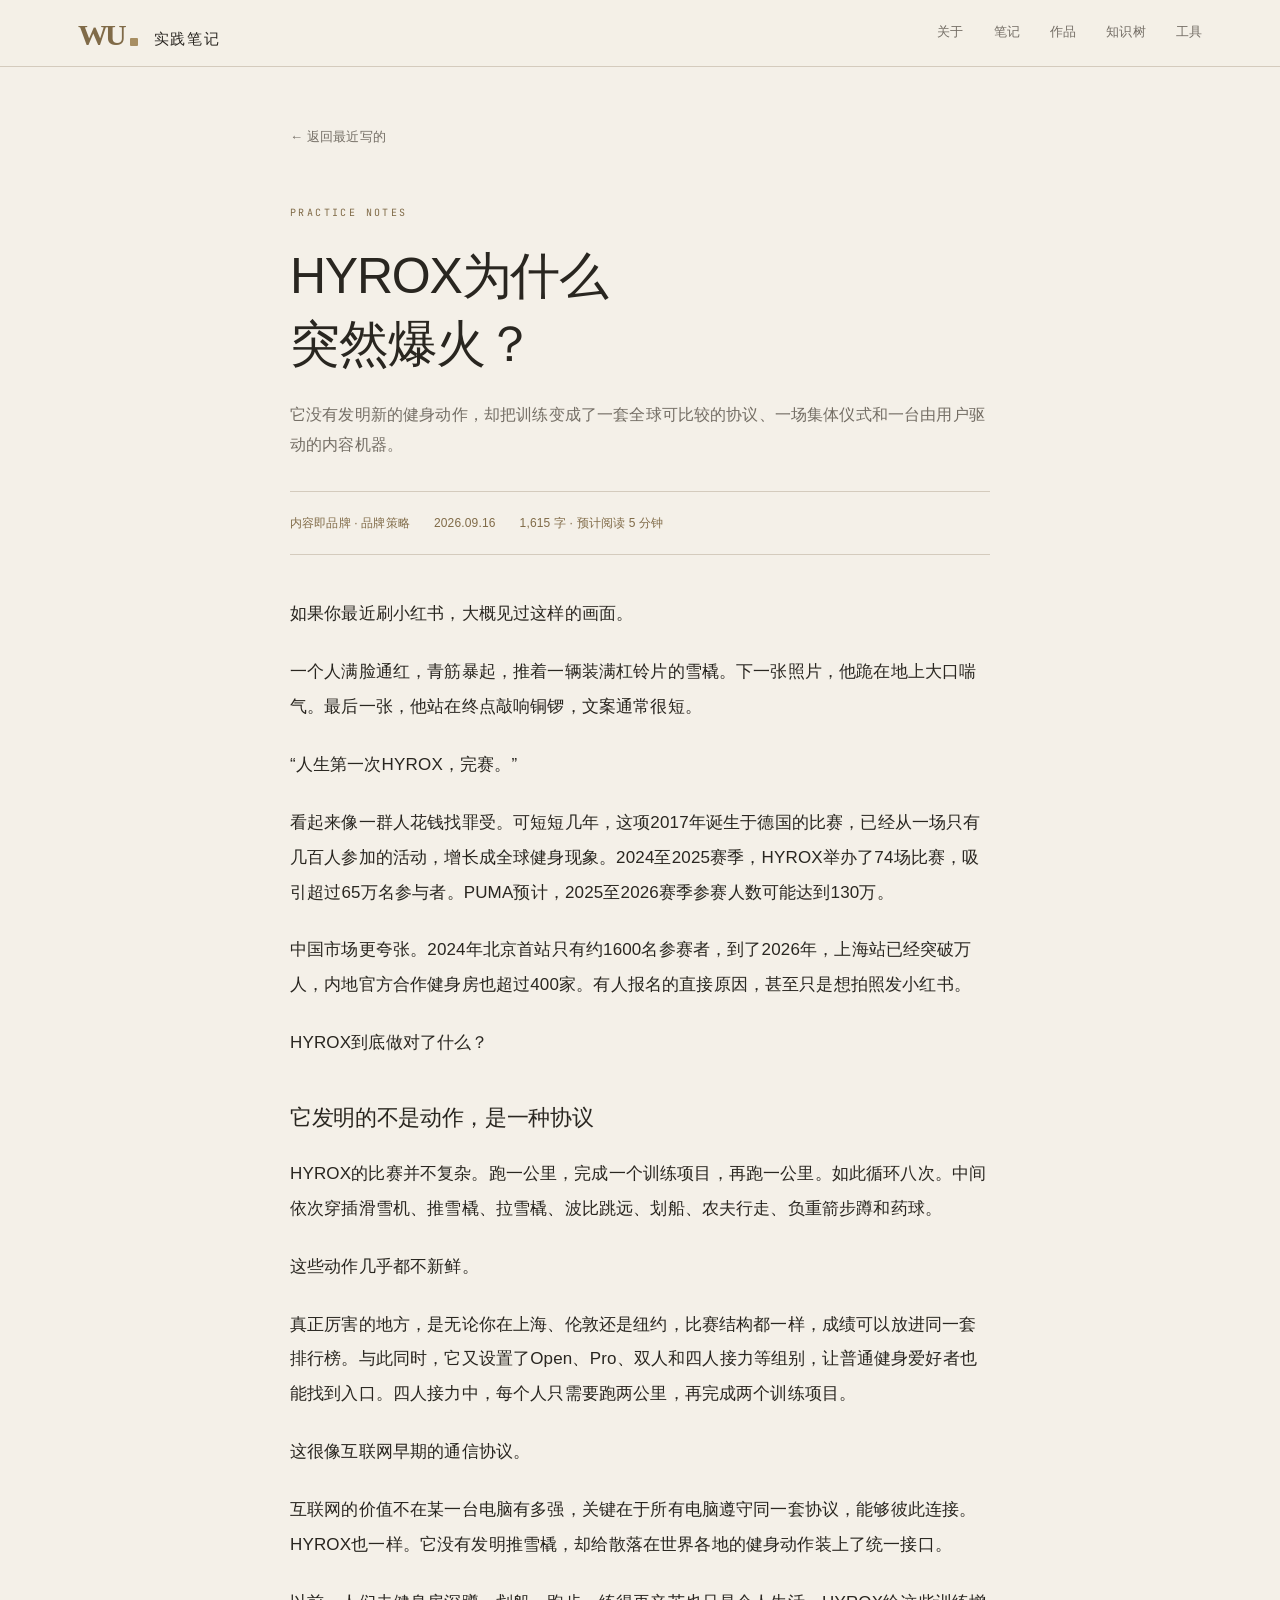
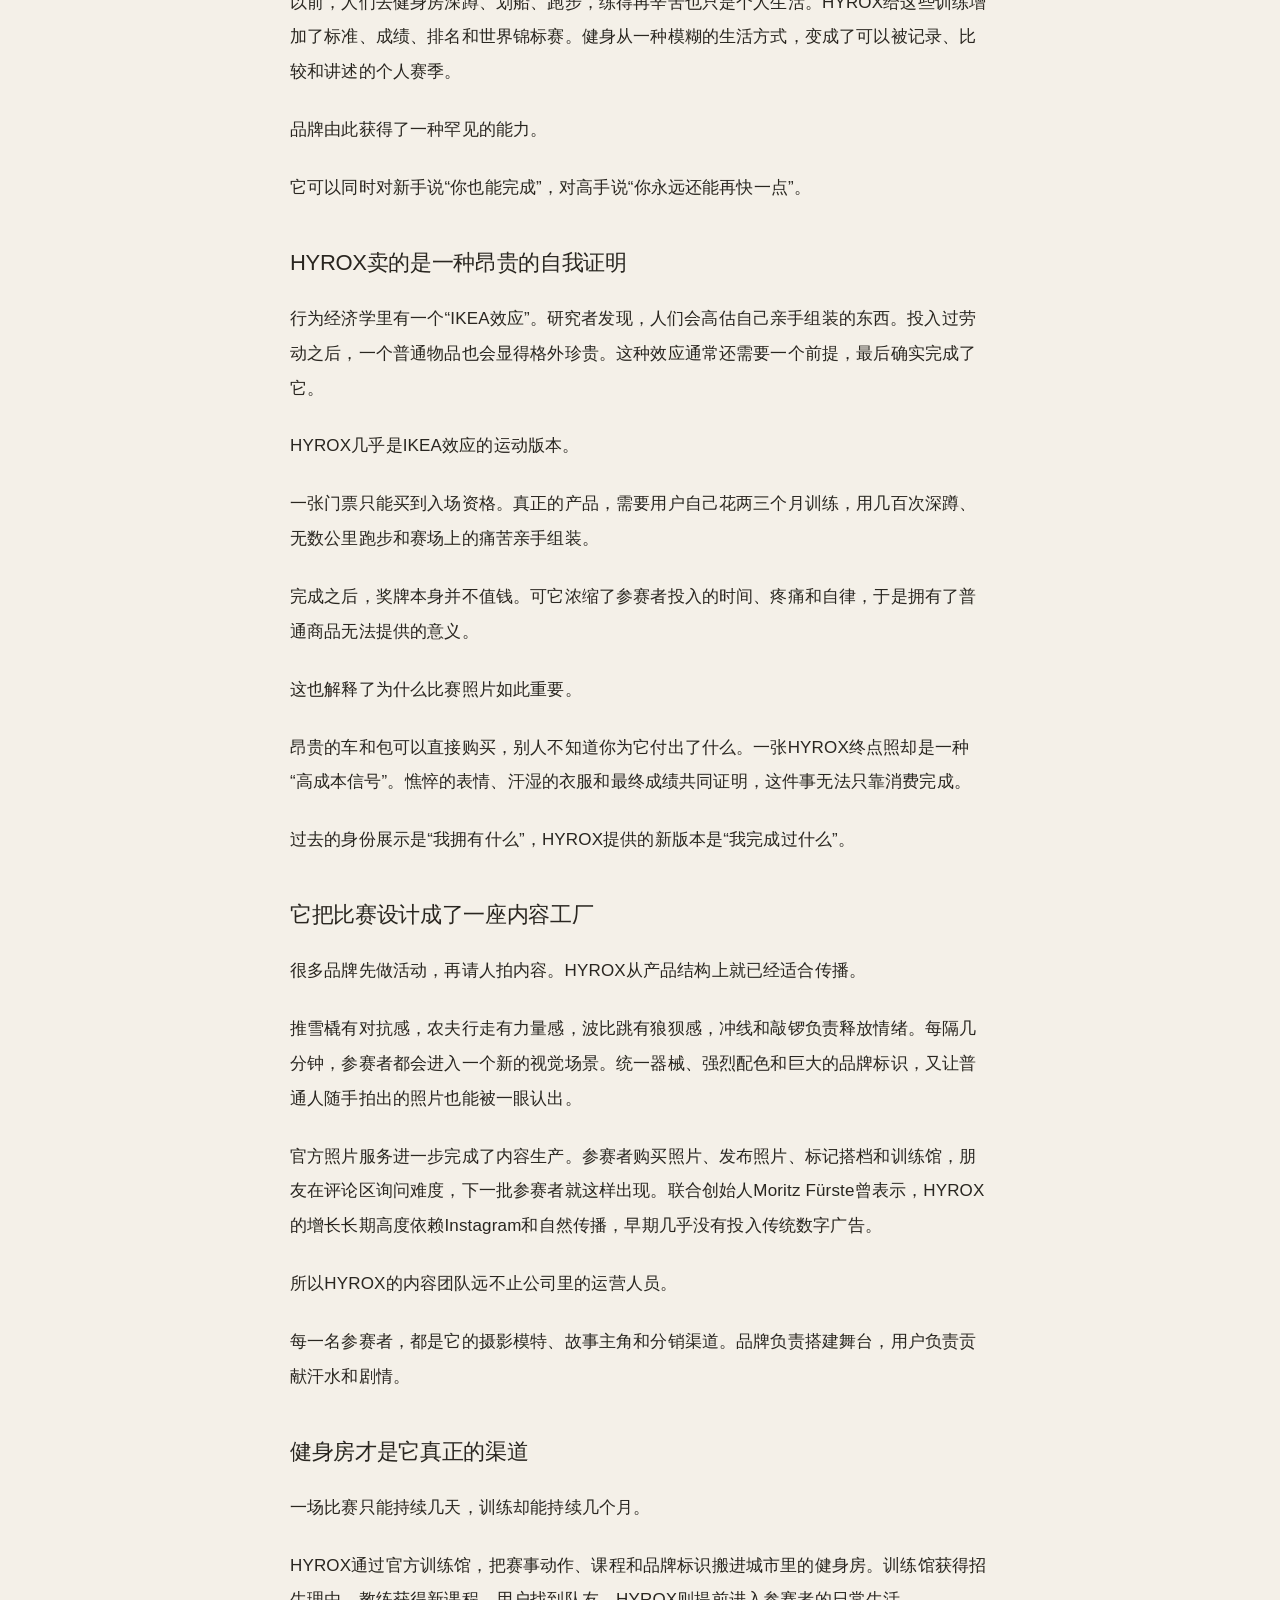
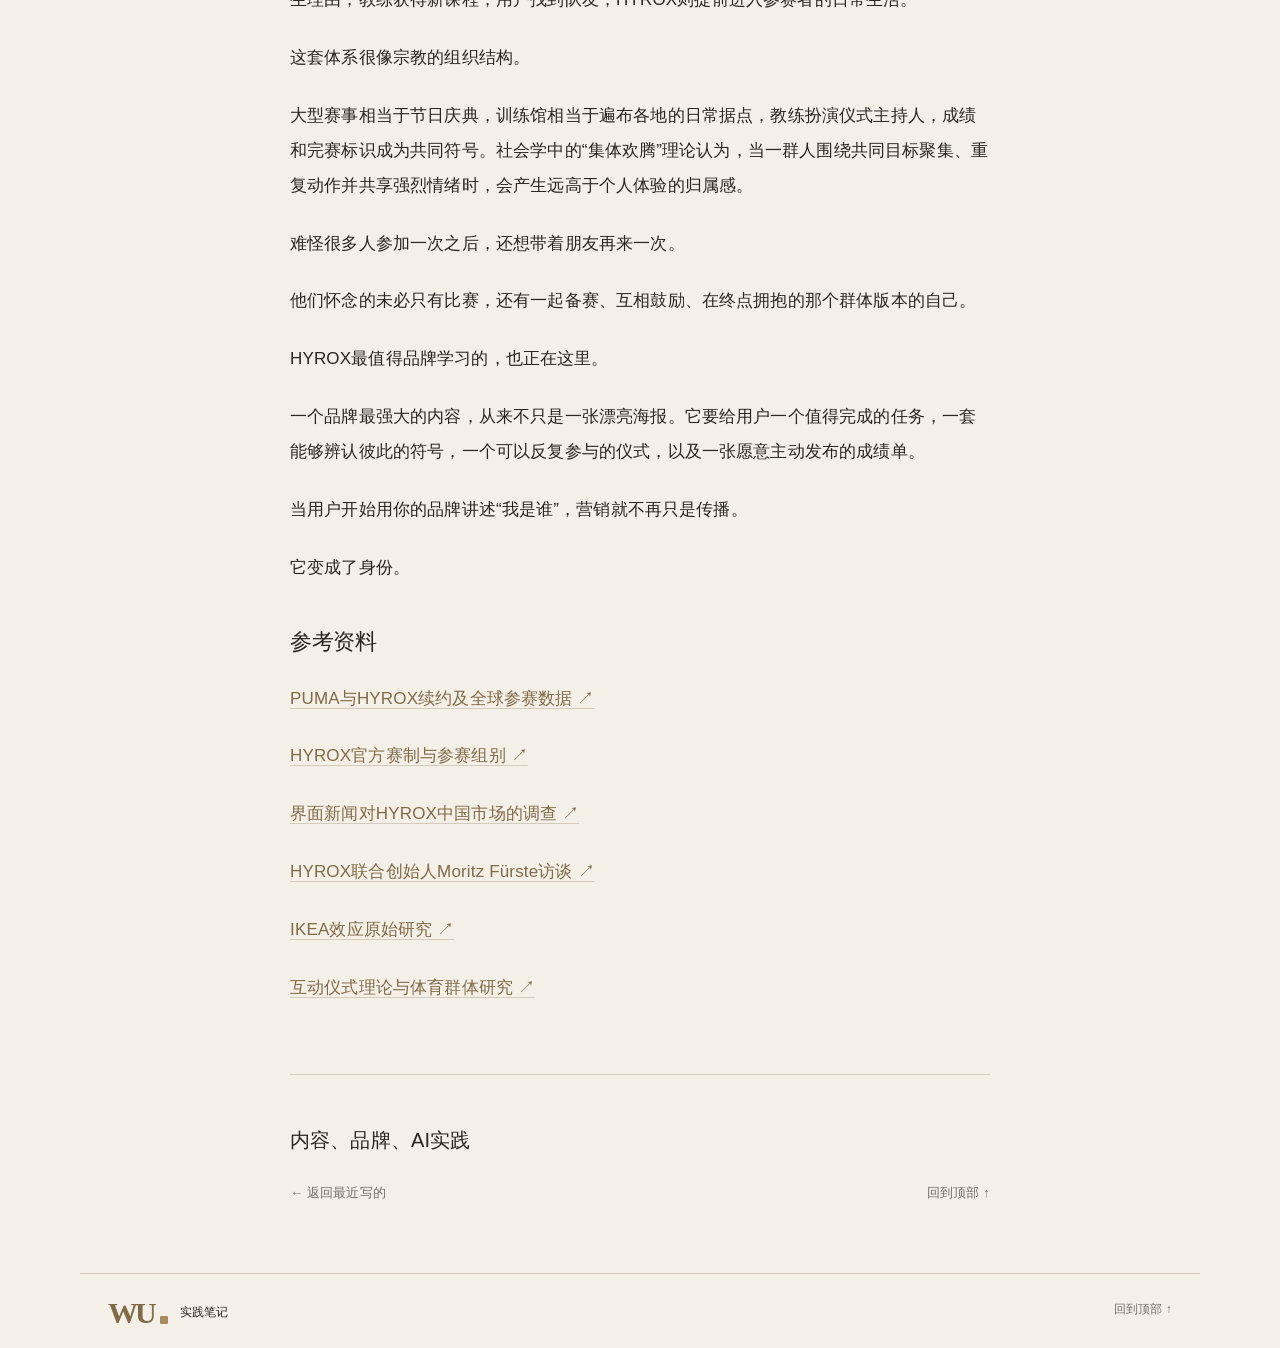
<file: articles/hyrox-brand.html>
<!doctype html>
<html lang="zh-CN"><head><meta charset="utf-8"><meta name="viewport" content="width=device-width,initial-scale=1"><meta name="theme-color" content="#F4F0E8"><meta name="description" content="从标准协议、IKEA效应、集体仪式和用户内容，拆解HYROX如何把一项健身比赛做成全球品牌。"><title>HYROX为什么突然爆火？ · WU的实践笔记</title><link rel="preconnect" href="https://fonts.googleapis.com">
<link rel="preconnect" href="https://fonts.gstatic.com" crossorigin>
<link href="https://fonts.googleapis.com/css2?family=Space+Grotesk:wght@400;500;600&family=JetBrains+Mono:wght@400;500&display=swap" rel="stylesheet">
<link href="https://fonts.loli.net/css2?family=Space+Grotesk:wght@400;500;600&family=JetBrains+Mono:wght@400;500&display=swap" rel="stylesheet"><link rel="stylesheet" href="../assets/articles/article.css?v=6"></head>
<body><nav>
  <div class="nav-inner">
    <a class="logo" href="../index.html#" aria-label="实践笔记">
      <span class="wu-wordmark"><b>W</b><span class="wu-letter-u">U<i></i></span></span>
      <span class="logo-copy"><strong>实践笔记</strong></span>
    </a>
    <div class="nav-links">
      <a href="../index.html#about">关于</a><a href="../index.html#methods">笔记</a><a href="../index.html#works">作品</a><a href="../index.html#map">知识树</a><a href="../index.html#tools">工具</a>
    </div>
  </div>
</nav><main id="top"><header class="article-header"><a class="back" href="../index.html#research">← 返回最近写的</a><div class="eyebrow">PRACTICE NOTES</div><h1>HYROX为什么<br>突然爆火？</h1><p class="dek">它没有发明新的健身动作，却把训练变成了一套全球可比较的协议、一场集体仪式和一台由用户驱动的内容机器。</p><div class="article-meta"><span>内容即品牌 · 品牌策略</span><time datetime="2026-09-16">2026.09.16</time><span class="article-reading-stats" data-word-count="1615" data-reading-minutes="5" title="正文统计：中文按字、英文和数字按词；不含导航、参考资料。阅读时间按每分钟约400字估算。">1,615 字 · 预计阅读 5 分钟</span></div></header><article class="prose" aria-label="文章正文">
<p>如果你最近刷小红书，大概见过这样的画面。</p>
<p>一个人满脸通红，青筋暴起，推着一辆装满杠铃片的雪橇。下一张照片，他跪在地上大口喘气。最后一张，他站在终点敲响铜锣，文案通常很短。</p>
<p>“人生第一次HYROX，完赛。”</p>
<p>看起来像一群人花钱找罪受。可短短几年，这项2017年诞生于德国的比赛，已经从一场只有几百人参加的活动，增长成全球健身现象。2024至2025赛季，HYROX举办了74场比赛，吸引超过65万名参与者。PUMA预计，2025至2026赛季参赛人数可能达到130万。</p>
<p>中国市场更夸张。2024年北京首站只有约1600名参赛者，到了2026年，上海站已经突破万人，内地官方合作健身房也超过400家。有人报名的直接原因，甚至只是想拍照发小红书。</p>
<p>HYROX到底做对了什么？</p>
<h2>它发明的不是动作，是一种协议</h2>
<p>HYROX的比赛并不复杂。跑一公里，完成一个训练项目，再跑一公里。如此循环八次。中间依次穿插滑雪机、推雪橇、拉雪橇、波比跳远、划船、农夫行走、负重箭步蹲和药球。</p>
<p>这些动作几乎都不新鲜。</p>
<p>真正厉害的地方，是无论你在上海、伦敦还是纽约，比赛结构都一样，成绩可以放进同一套排行榜。与此同时，它又设置了Open、Pro、双人和四人接力等组别，让普通健身爱好者也能找到入口。四人接力中，每个人只需要跑两公里，再完成两个训练项目。</p>
<p>这很像互联网早期的通信协议。</p>
<p>互联网的价值不在某一台电脑有多强，关键在于所有电脑遵守同一套协议，能够彼此连接。HYROX也一样。它没有发明推雪橇，却给散落在世界各地的健身动作装上了统一接口。</p>
<p>以前，人们去健身房深蹲、划船、跑步，练得再辛苦也只是个人生活。HYROX给这些训练增加了标准、成绩、排名和世界锦标赛。健身从一种模糊的生活方式，变成了可以被记录、比较和讲述的个人赛季。</p>
<p>品牌由此获得了一种罕见的能力。</p>
<p>它可以同时对新手说“你也能完成”，对高手说“你永远还能再快一点”。</p>
<h2>HYROX卖的是一种昂贵的自我证明</h2>
<p>行为经济学里有一个“IKEA效应”。研究者发现，人们会高估自己亲手组装的东西。投入过劳动之后，一个普通物品也会显得格外珍贵。这种效应通常还需要一个前提，最后确实完成了它。</p>
<p>HYROX几乎是IKEA效应的运动版本。</p>
<p>一张门票只能买到入场资格。真正的产品，需要用户自己花两三个月训练，用几百次深蹲、无数公里跑步和赛场上的痛苦亲手组装。</p>
<p>完成之后，奖牌本身并不值钱。可它浓缩了参赛者投入的时间、疼痛和自律，于是拥有了普通商品无法提供的意义。</p>
<p>这也解释了为什么比赛照片如此重要。</p>
<p>昂贵的车和包可以直接购买，别人不知道你为它付出了什么。一张HYROX终点照却是一种“高成本信号”。憔悴的表情、汗湿的衣服和最终成绩共同证明，这件事无法只靠消费完成。</p>
<p>过去的身份展示是“我拥有什么”，HYROX提供的新版本是“我完成过什么”。</p>
<h2>它把比赛设计成了一座内容工厂</h2>
<p>很多品牌先做活动，再请人拍内容。HYROX从产品结构上就已经适合传播。</p>
<p>推雪橇有对抗感，农夫行走有力量感，波比跳有狼狈感，冲线和敲锣负责释放情绪。每隔几分钟，参赛者都会进入一个新的视觉场景。统一器械、强烈配色和巨大的品牌标识，又让普通人随手拍出的照片也能被一眼认出。</p>
<p>官方照片服务进一步完成了内容生产。参赛者购买照片、发布照片、标记搭档和训练馆，朋友在评论区询问难度，下一批参赛者就这样出现。联合创始人Moritz Fürste曾表示，HYROX的增长长期高度依赖Instagram和自然传播，早期几乎没有投入传统数字广告。</p>
<p>所以HYROX的内容团队远不止公司里的运营人员。</p>
<p>每一名参赛者，都是它的摄影模特、故事主角和分销渠道。品牌负责搭建舞台，用户负责贡献汗水和剧情。</p>
<h2>健身房才是它真正的渠道</h2>
<p>一场比赛只能持续几天，训练却能持续几个月。</p>
<p>HYROX通过官方训练馆，把赛事动作、课程和品牌标识搬进城市里的健身房。训练馆获得招生理由，教练获得新课程，用户找到队友，HYROX则提前进入参赛者的日常生活。</p>
<p>这套体系很像宗教的组织结构。</p>
<p>大型赛事相当于节日庆典，训练馆相当于遍布各地的日常据点，教练扮演仪式主持人，成绩和完赛标识成为共同符号。社会学中的“集体欢腾”理论认为，当一群人围绕共同目标聚集、重复动作并共享强烈情绪时，会产生远高于个人体验的归属感。</p>
<p>难怪很多人参加一次之后，还想带着朋友再来一次。</p>
<p>他们怀念的未必只有比赛，还有一起备赛、互相鼓励、在终点拥抱的那个群体版本的自己。</p>
<p>HYROX最值得品牌学习的，也正在这里。</p>
<p>一个品牌最强大的内容，从来不只是一张漂亮海报。它要给用户一个值得完成的任务，一套能够辨认彼此的符号，一个可以反复参与的仪式，以及一张愿意主动发布的成绩单。</p>
<p>当用户开始用你的品牌讲述“我是谁”，营销就不再只是传播。</p>
<p>它变成了身份。</p>
<h2>参考资料</h2>
<p><a href="https://mediahub.puma.com/articles/puma-announces-early-renewal-of-its-long-term-partnership-with-leading-fitness-sport-hyrox-the-world-series-of-fitness-racing" target="_blank" rel="noopener">PUMA与HYROX续约及全球参赛数据 ↗</a></p>
<p><a href="https://hyrox.com/the-fitness-race/" target="_blank" rel="noopener">HYROX官方赛制与参赛组别 ↗</a></p>
<p><a href="https://m.jiemian.com/article/14451279.html" target="_blank" rel="noopener">界面新闻对HYROX中国市场的调查 ↗</a></p>
<p><a href="https://www.wearerival.com/content-hub-articles/how-hyrox-is-becoming-the-fastest-growing-sport-in-a-6-73bn-market" target="_blank" rel="noopener">HYROX联合创始人Moritz Fürste访谈 ↗</a></p>
<p><a href="https://papers.ssrn.com/sol3/papers.cfm?abstract_id=1777100" target="_blank" rel="noopener">IKEA效应原始研究 ↗</a></p>
<p><a href="https://doi.org/10.1123/ssj.29.2.168" target="_blank" rel="noopener">互动仪式理论与体育群体研究 ↗</a></p>
</article><footer class="article-end"><p>内容、品牌、AI实践</p><div><a href="../index.html#research">← 返回最近写的</a><a href="#top">回到顶部 ↑</a></div></footer></main><footer class="site-footer"><span class="site-brand"><span class="wu-wordmark" aria-label="WU"><b>W</b><span class="wu-letter-u">U<i aria-hidden="true"></i></span></span><span>实践笔记</span></span><a href="#top">回到顶部 ↑</a></footer></body></html>
</file>
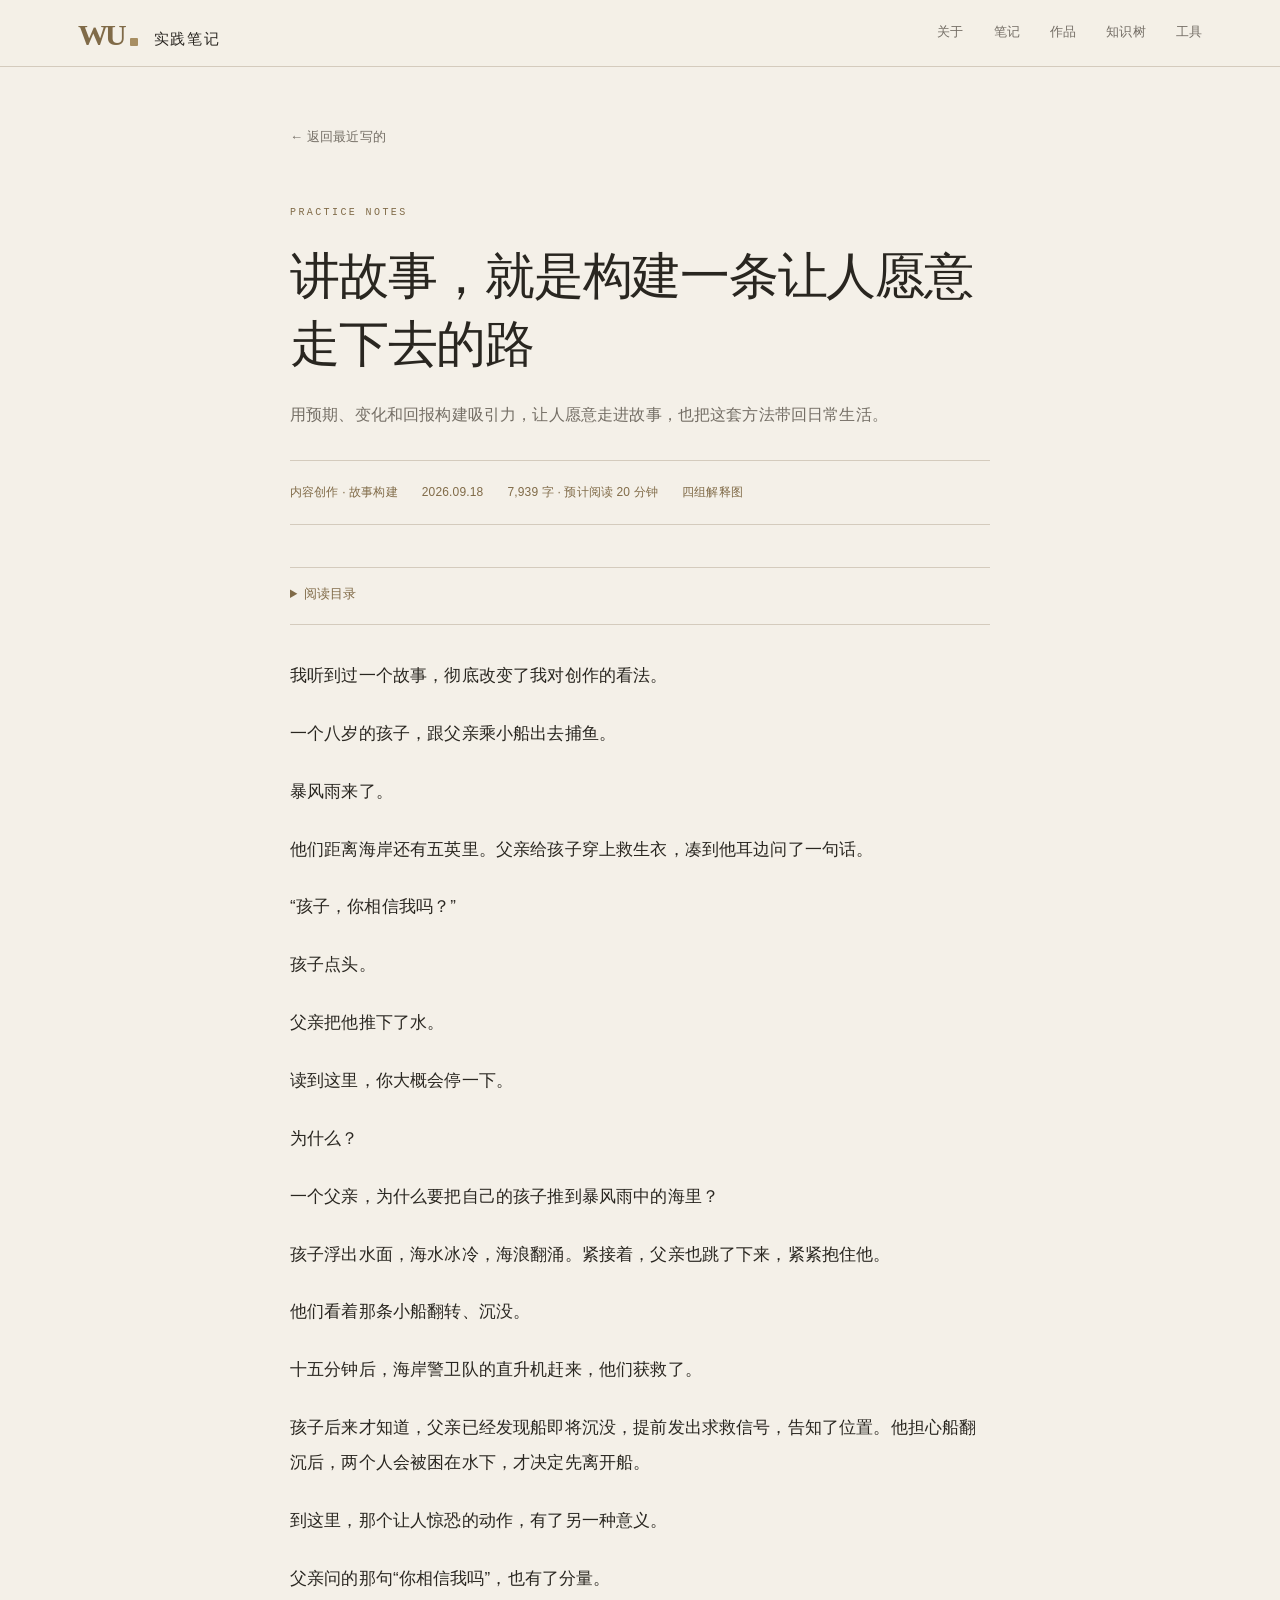
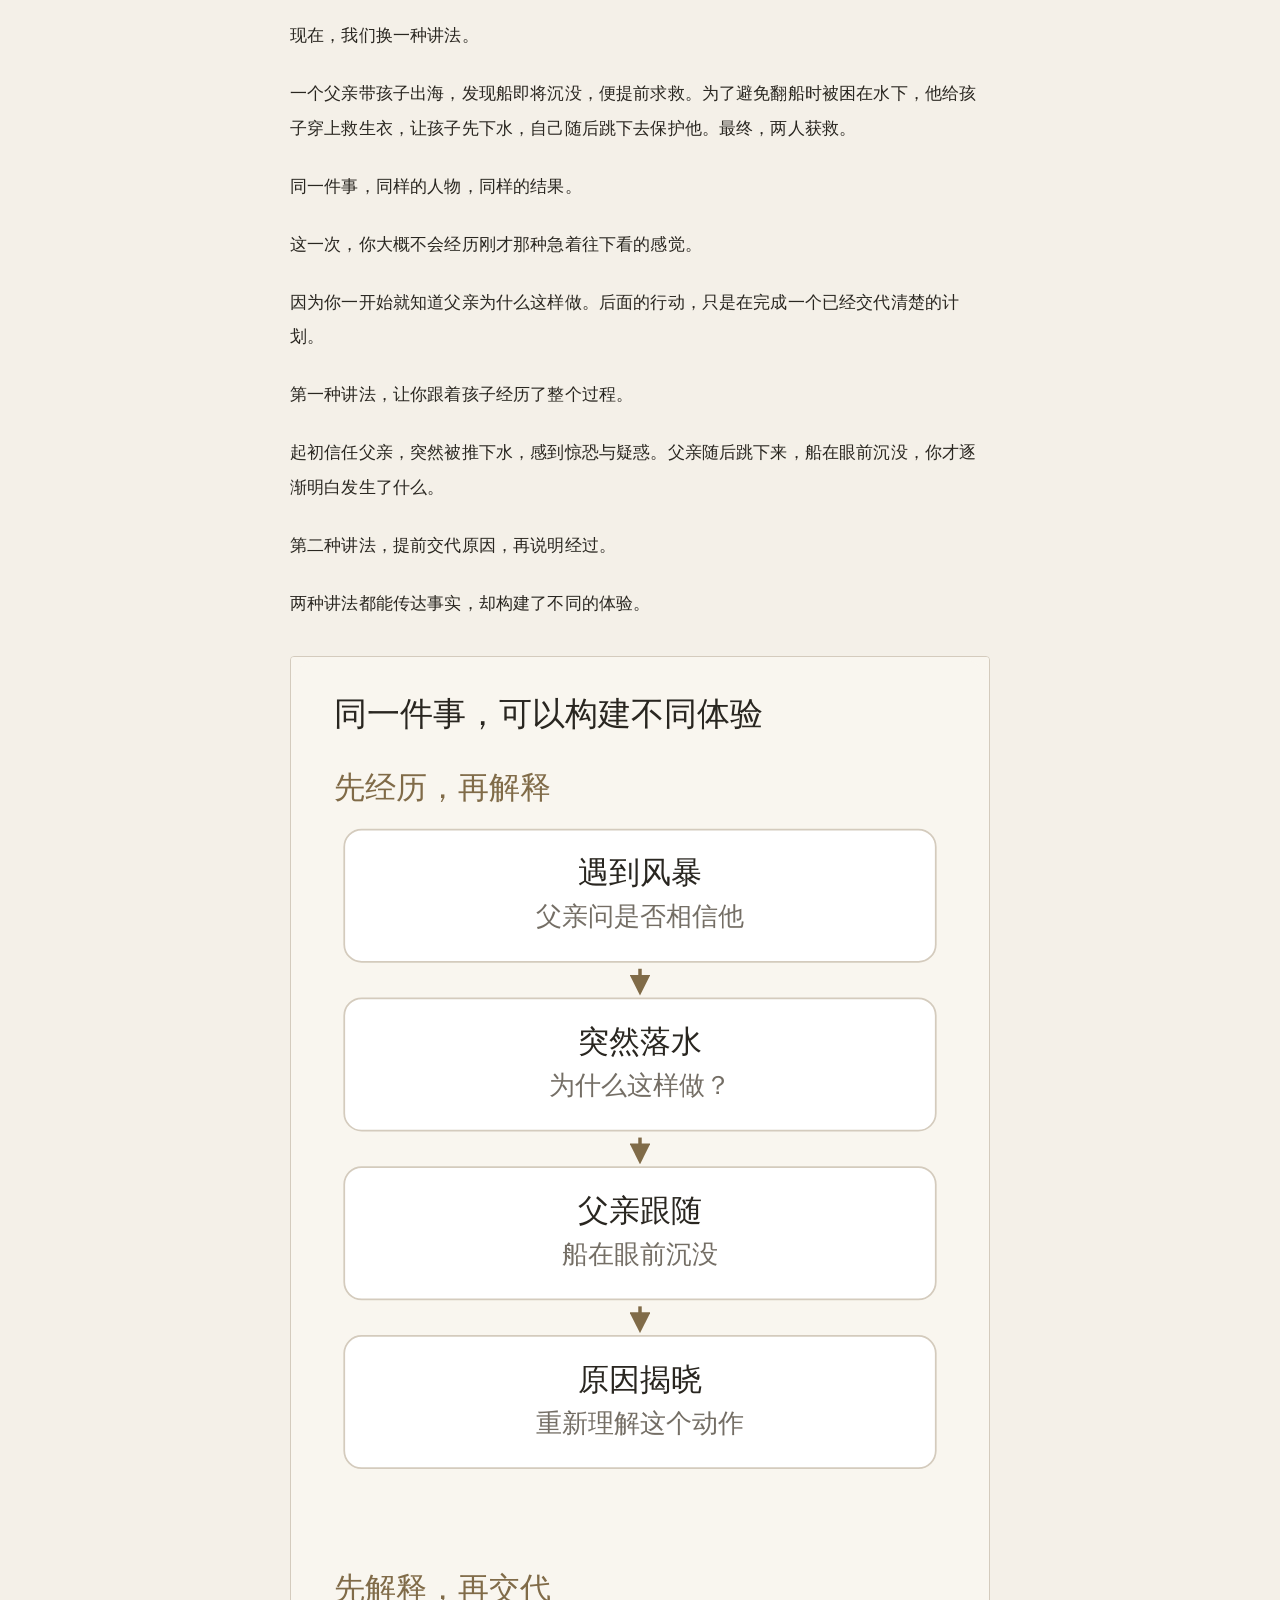
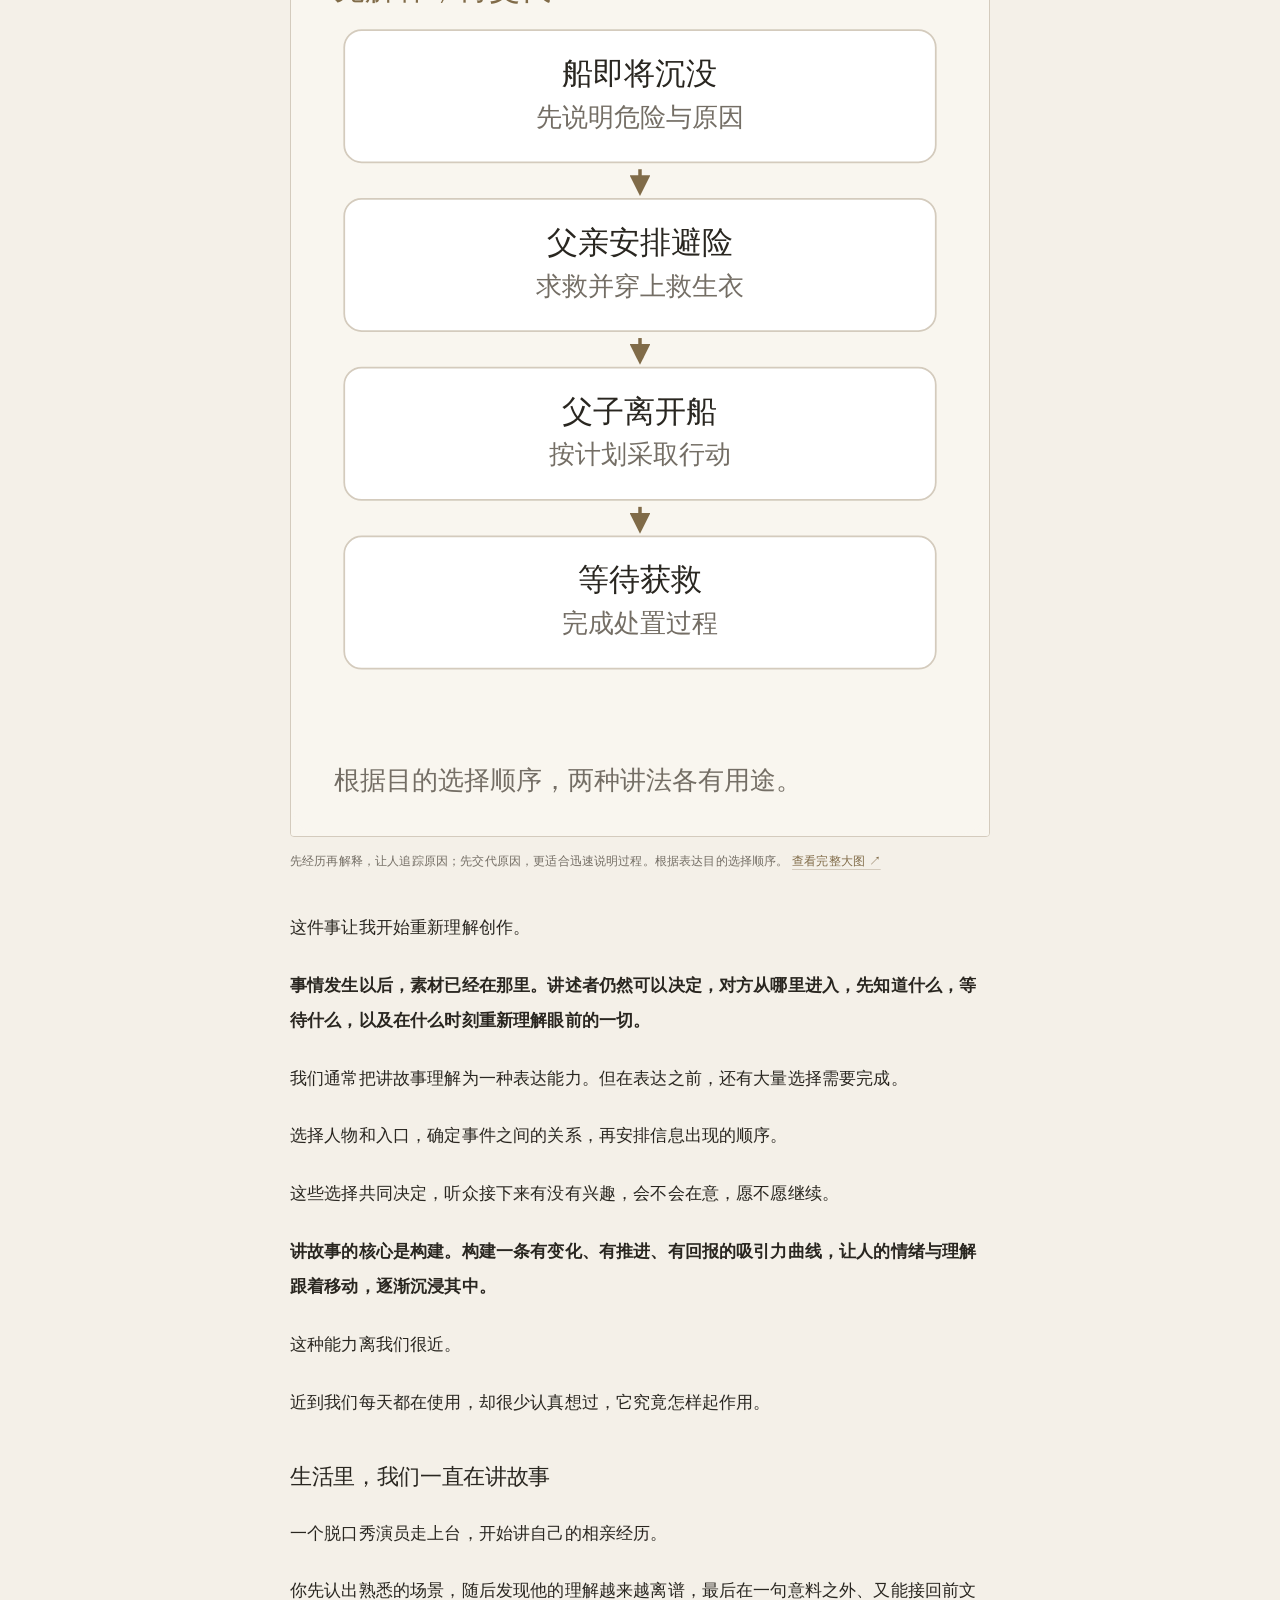
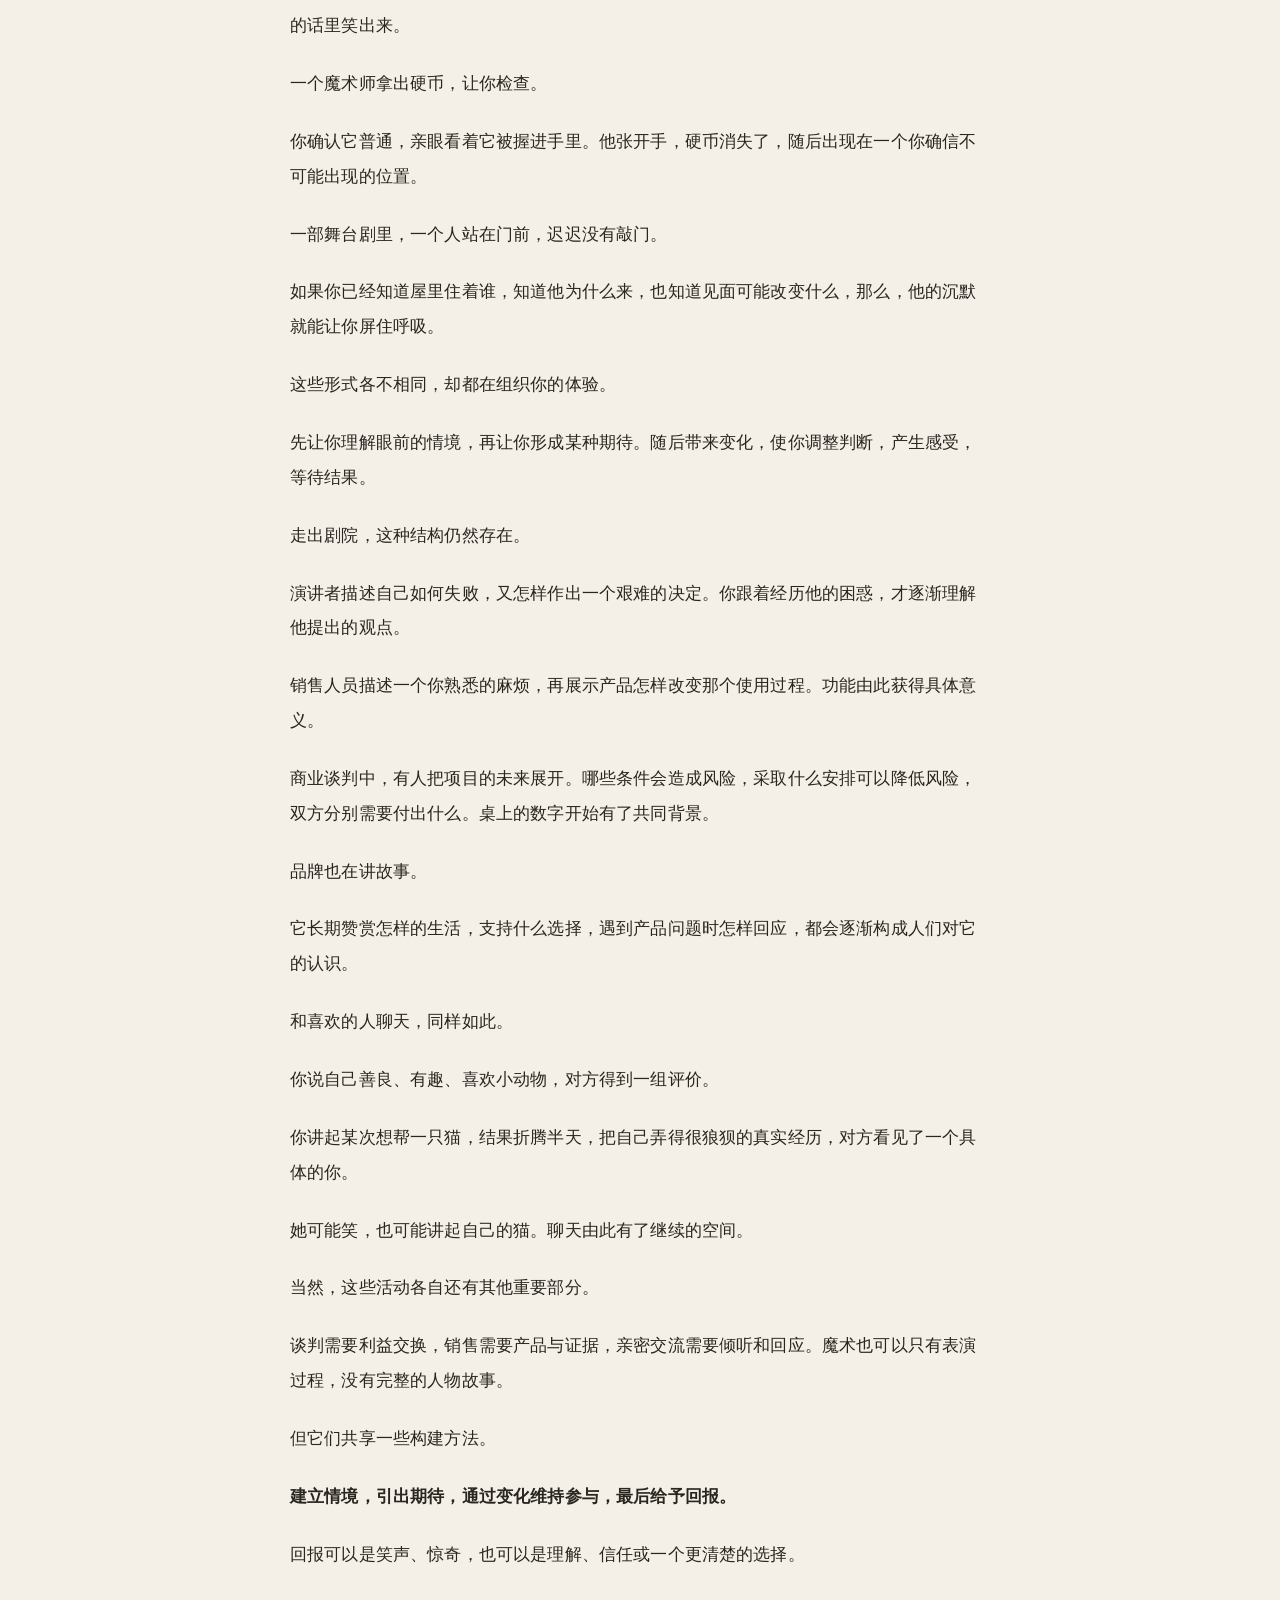
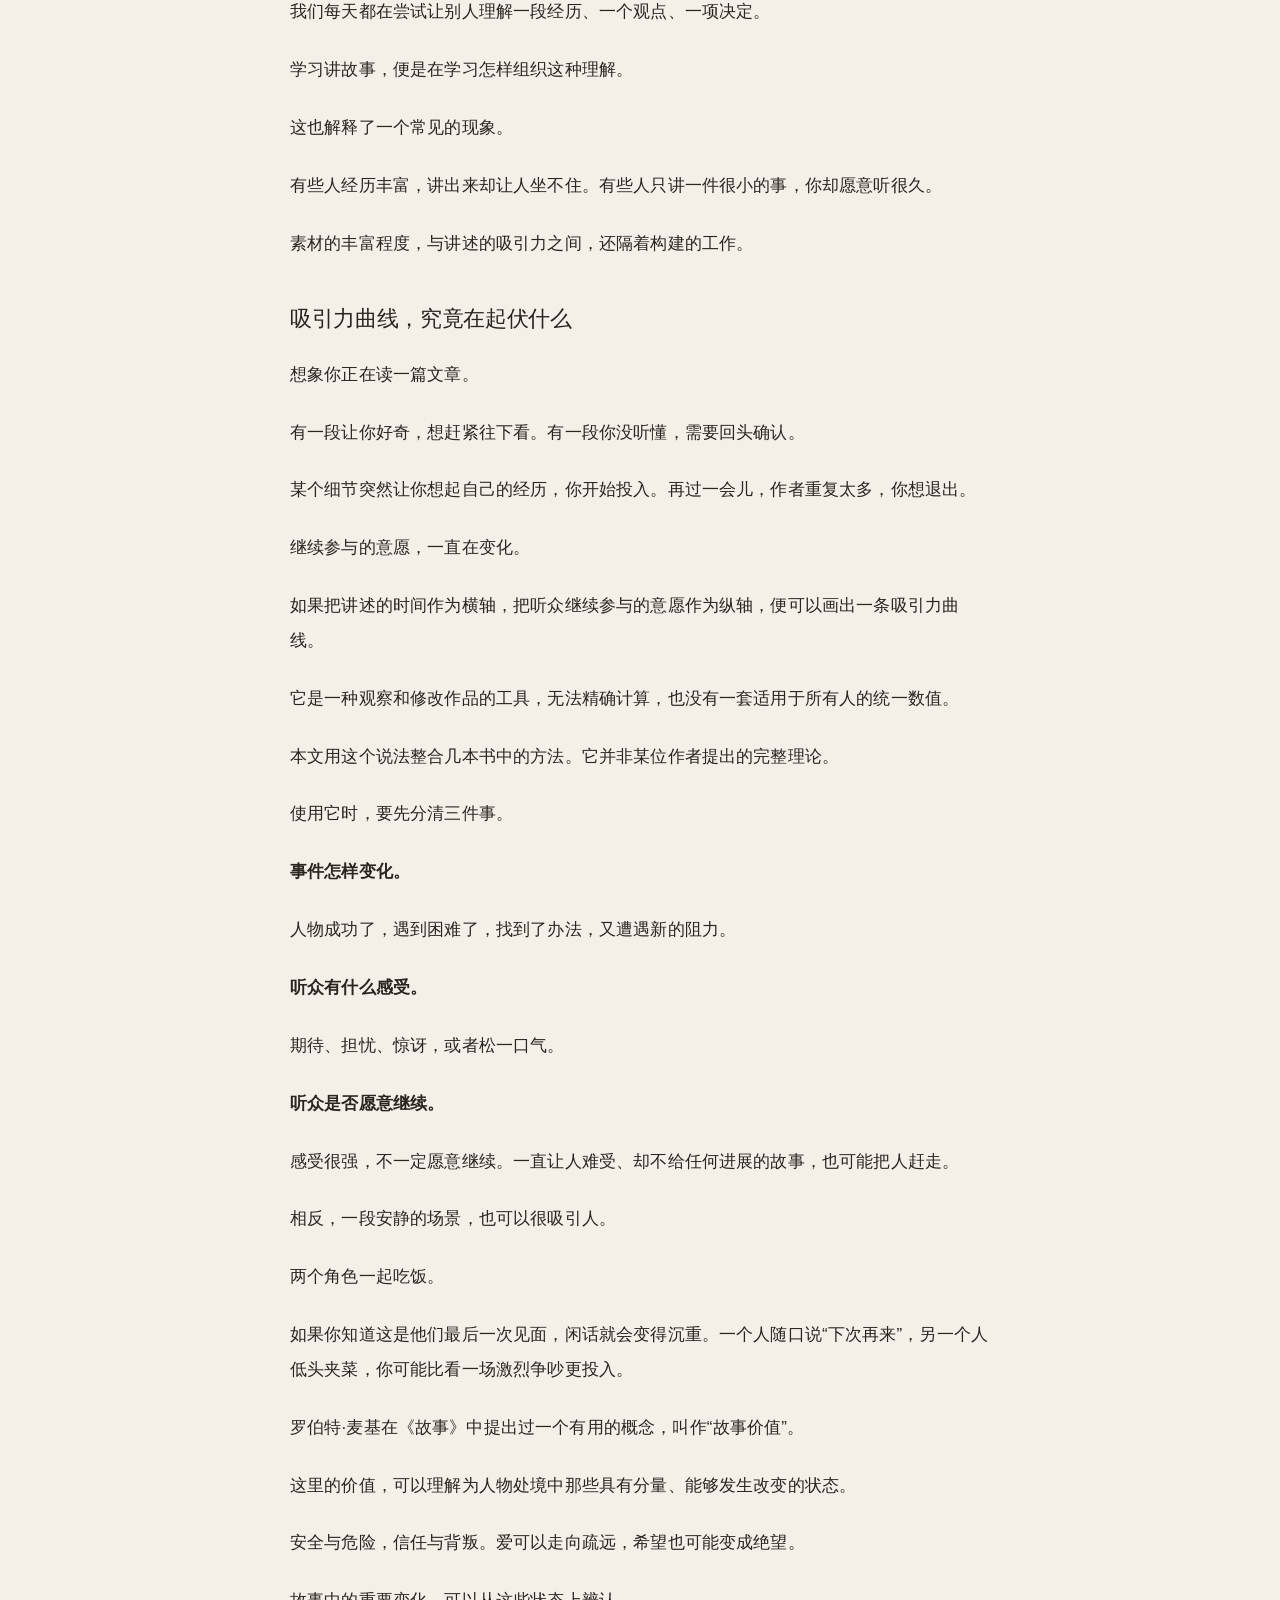
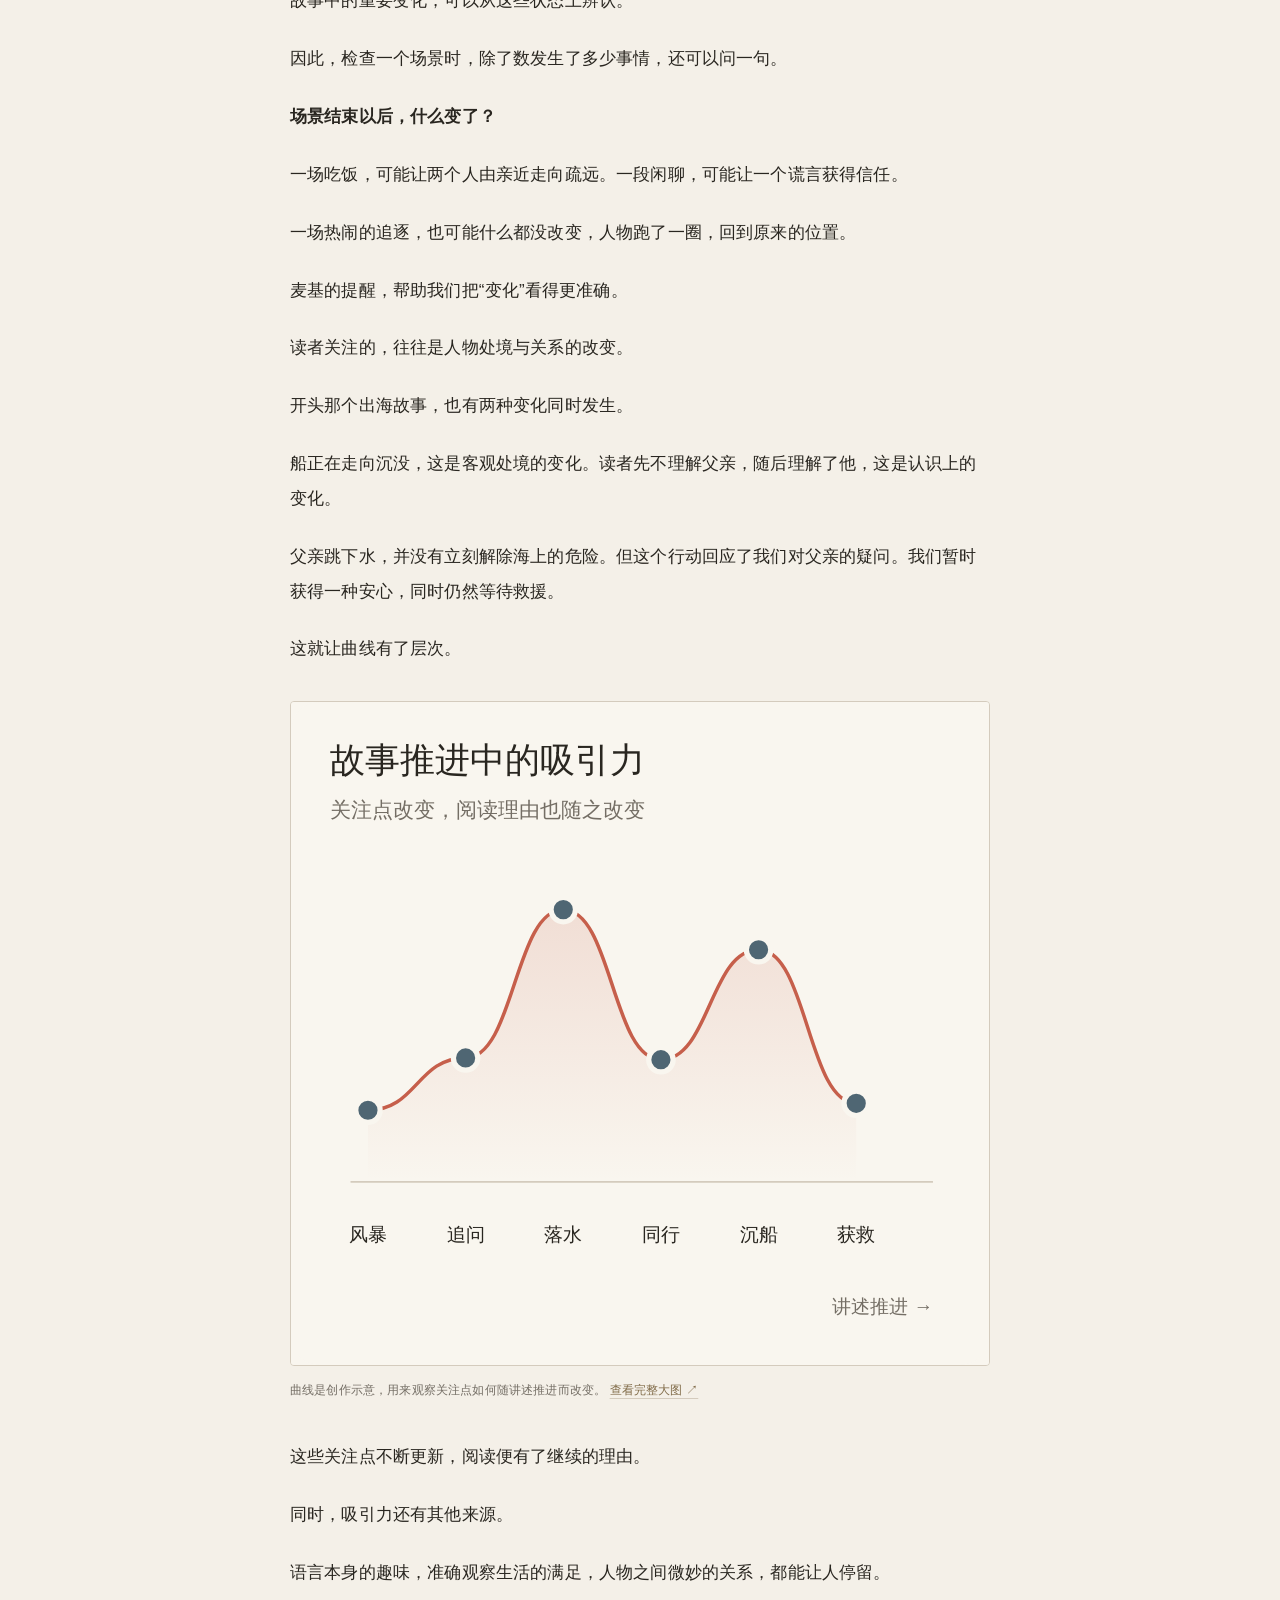
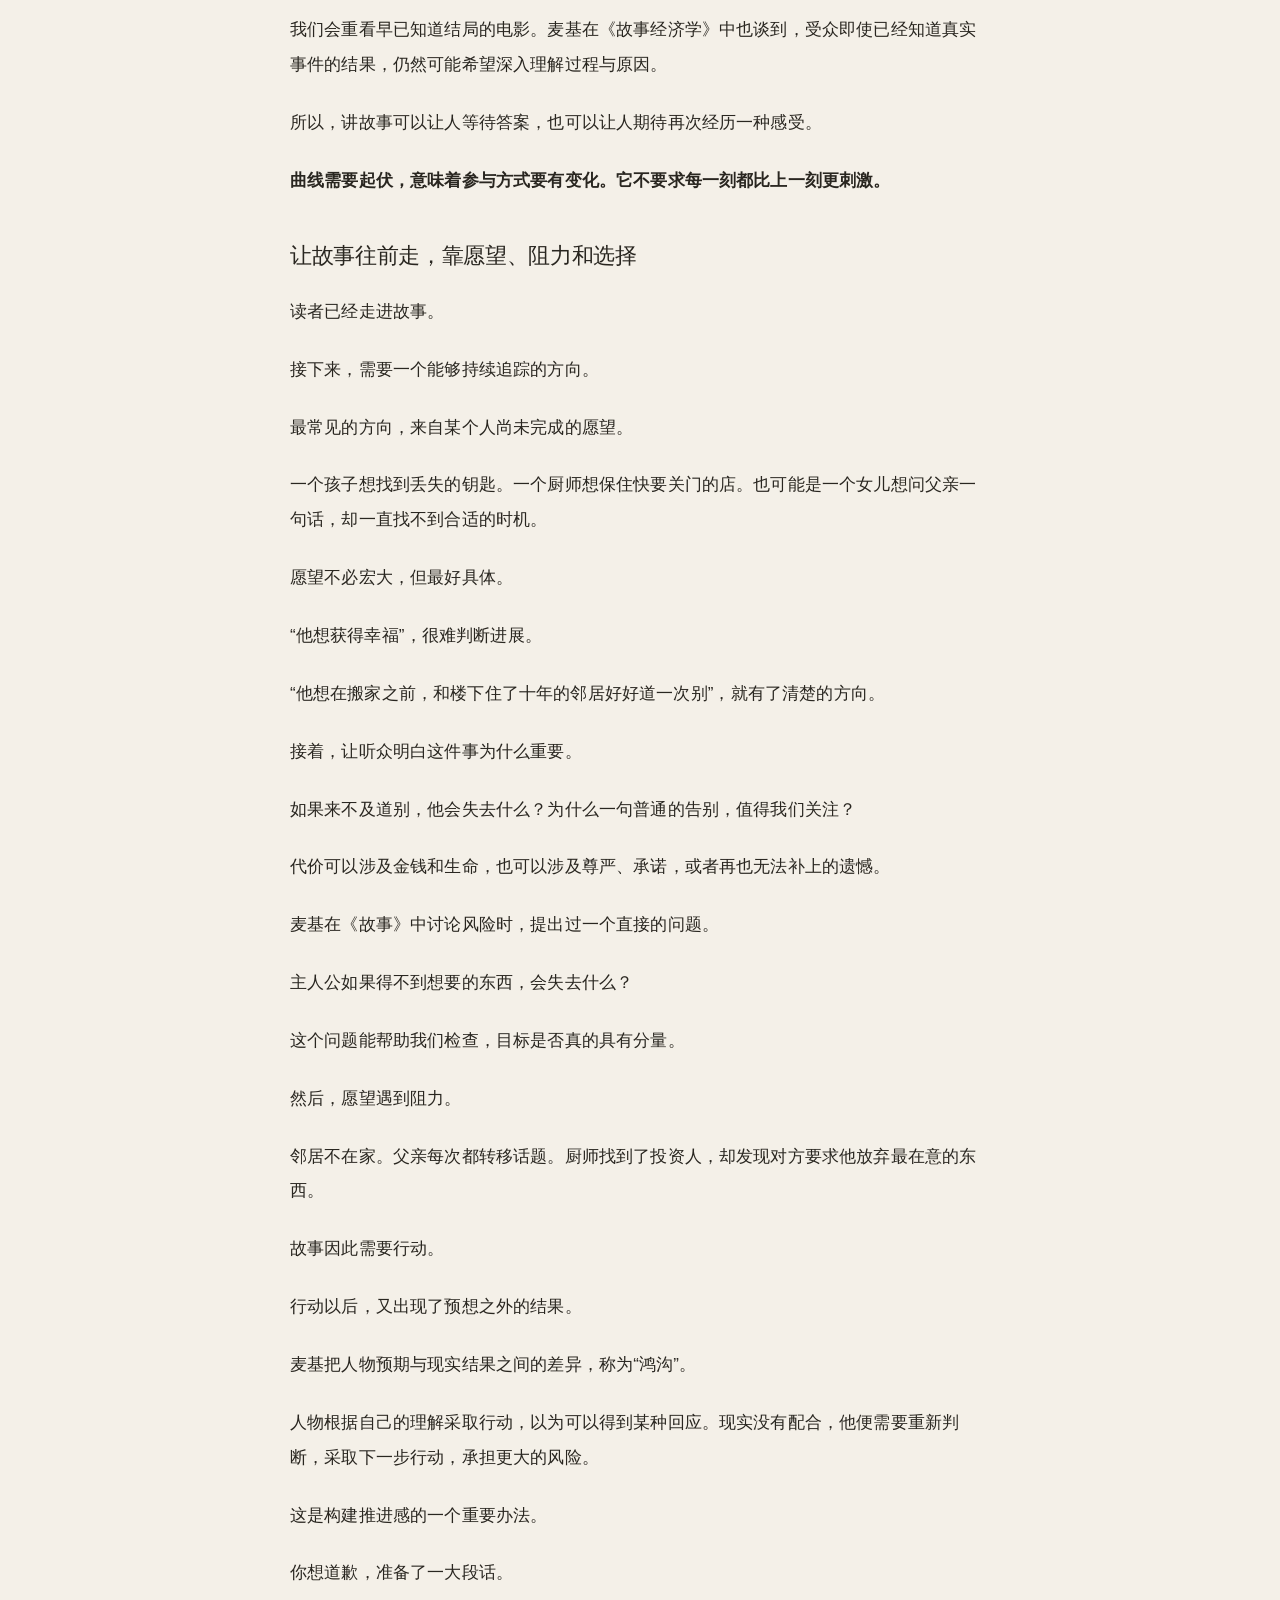
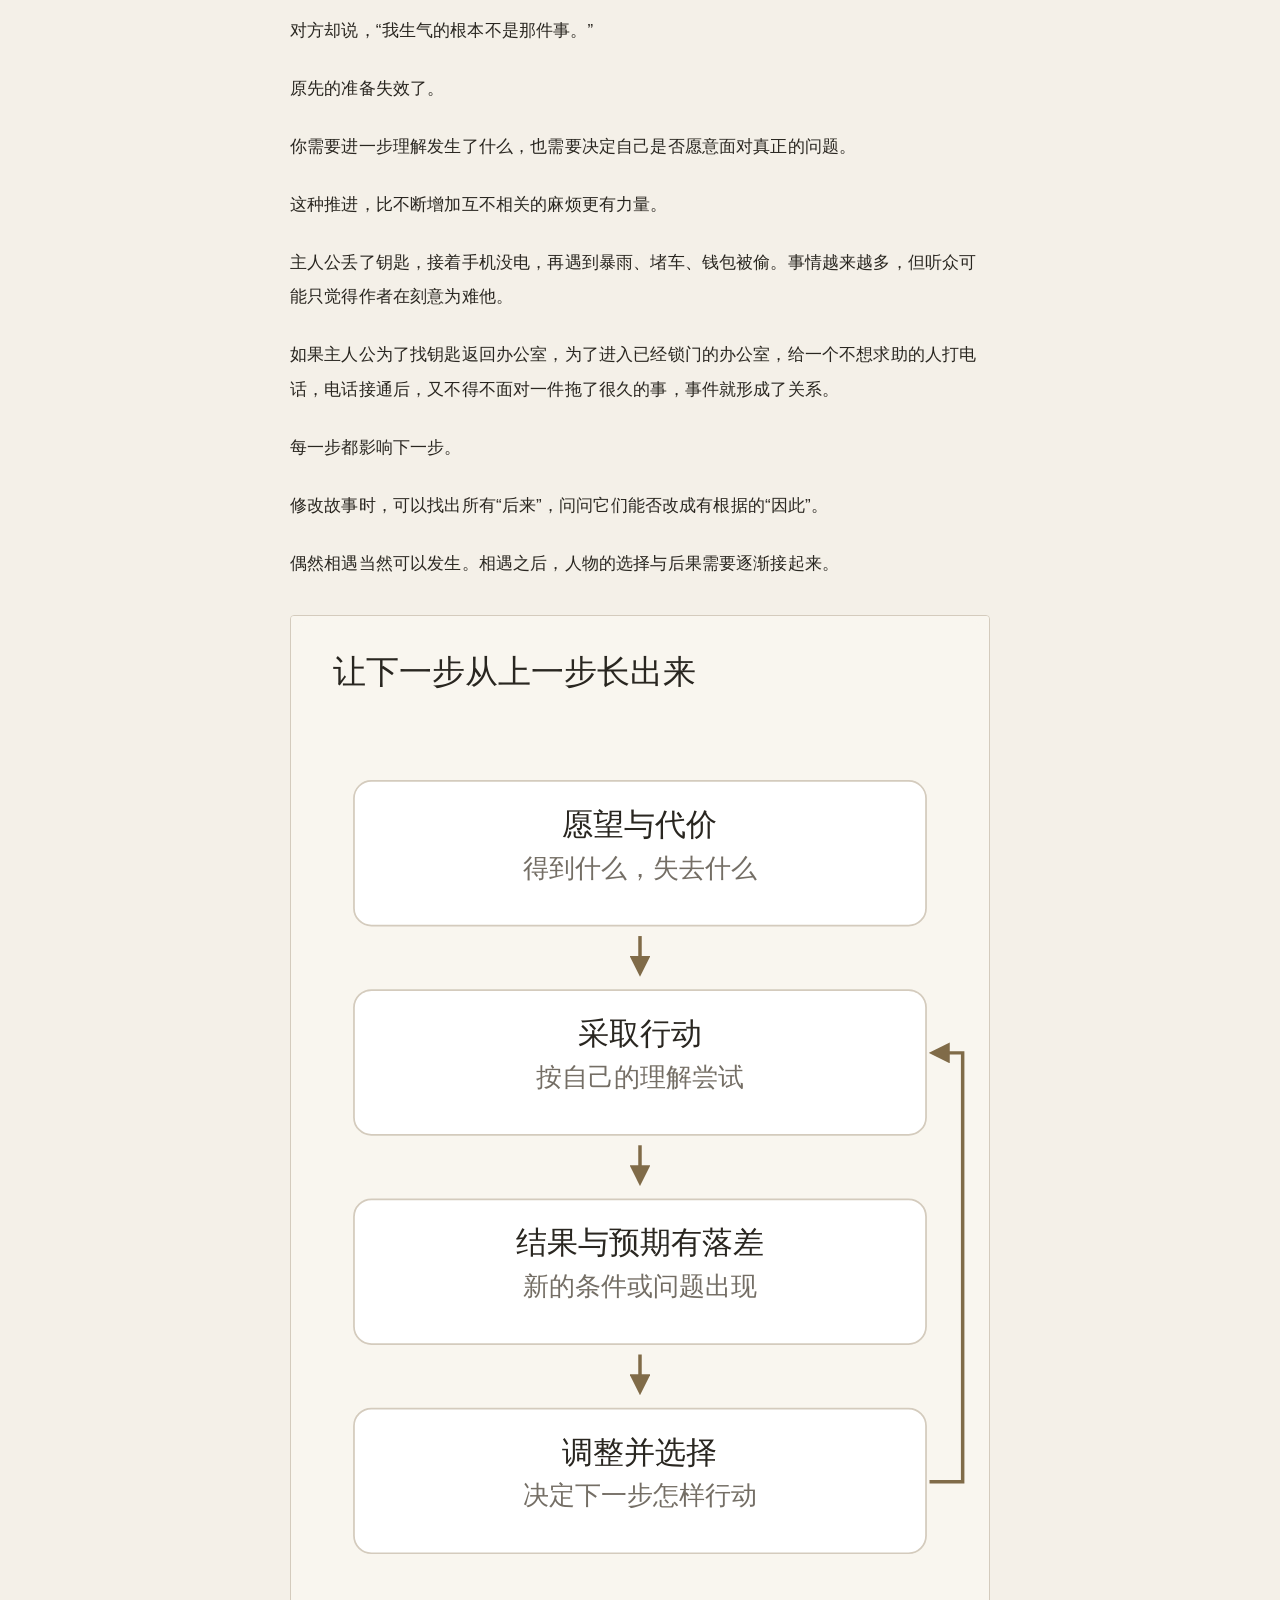
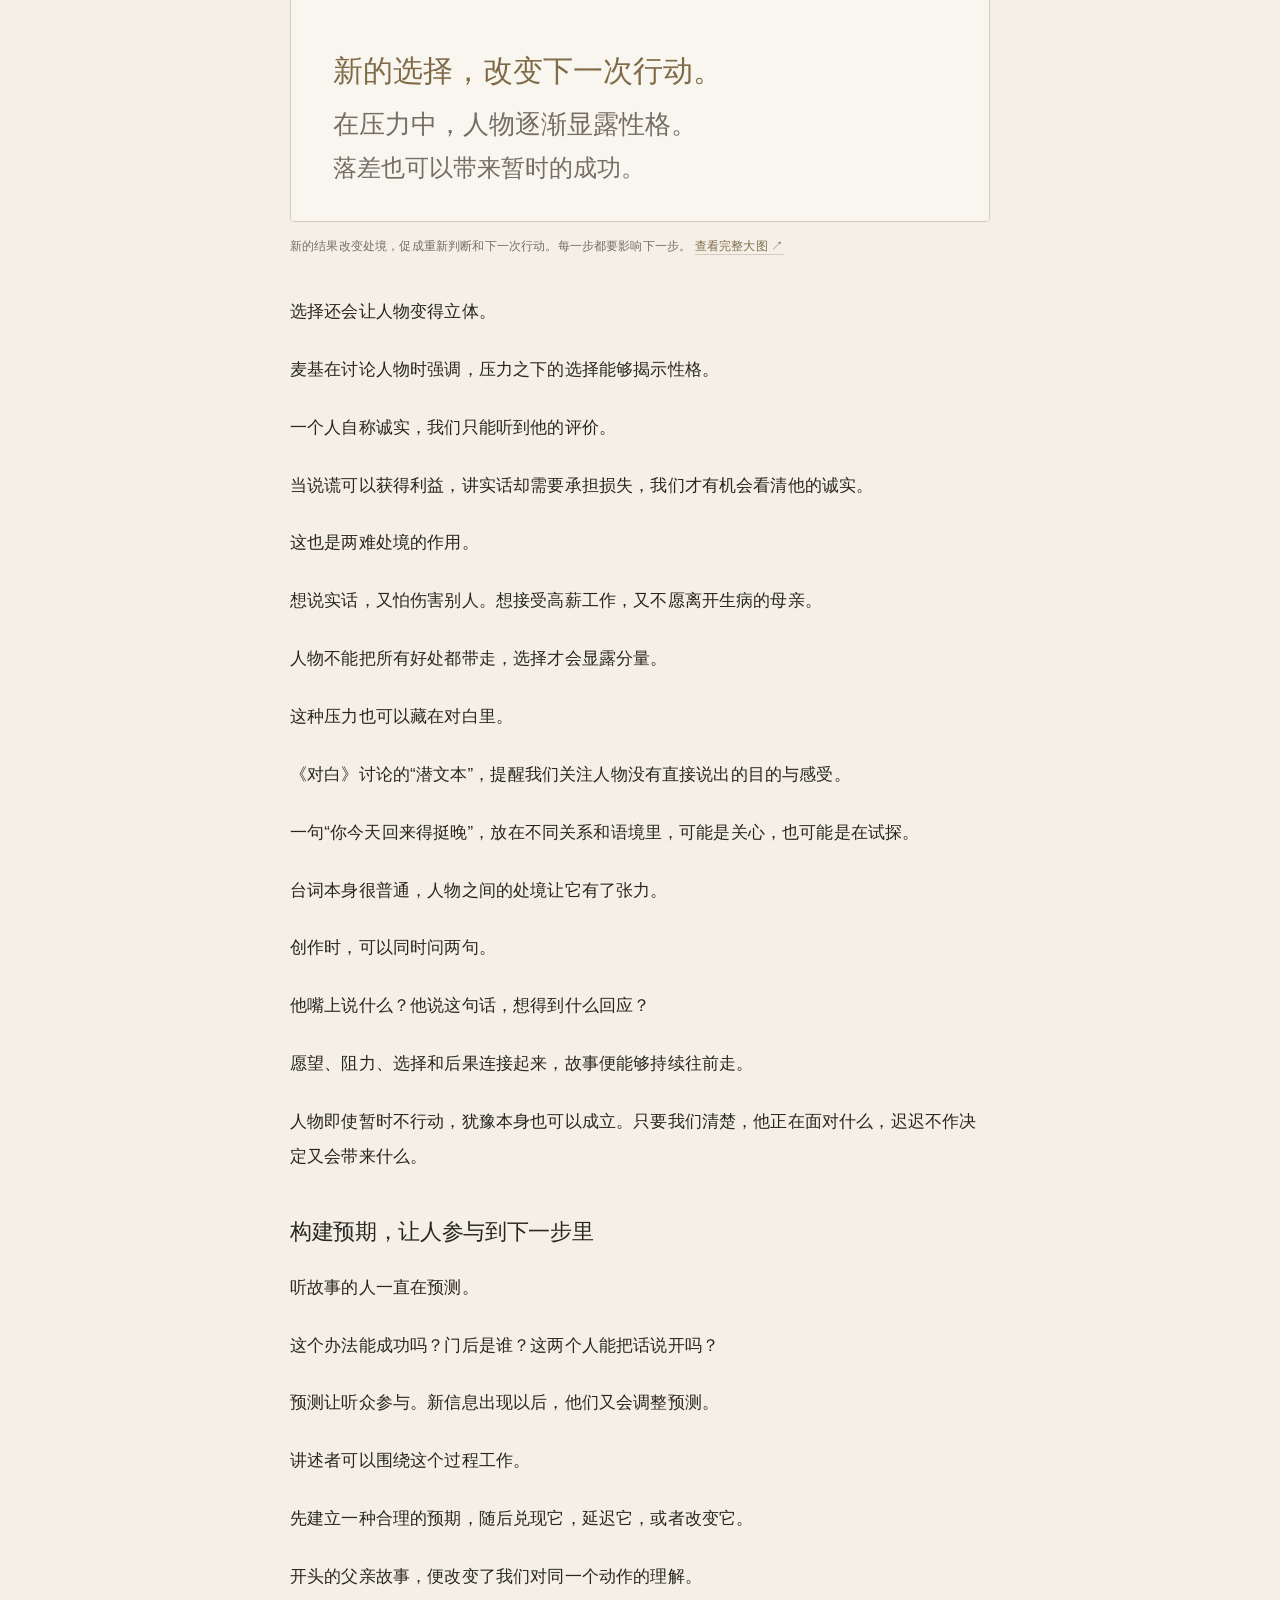
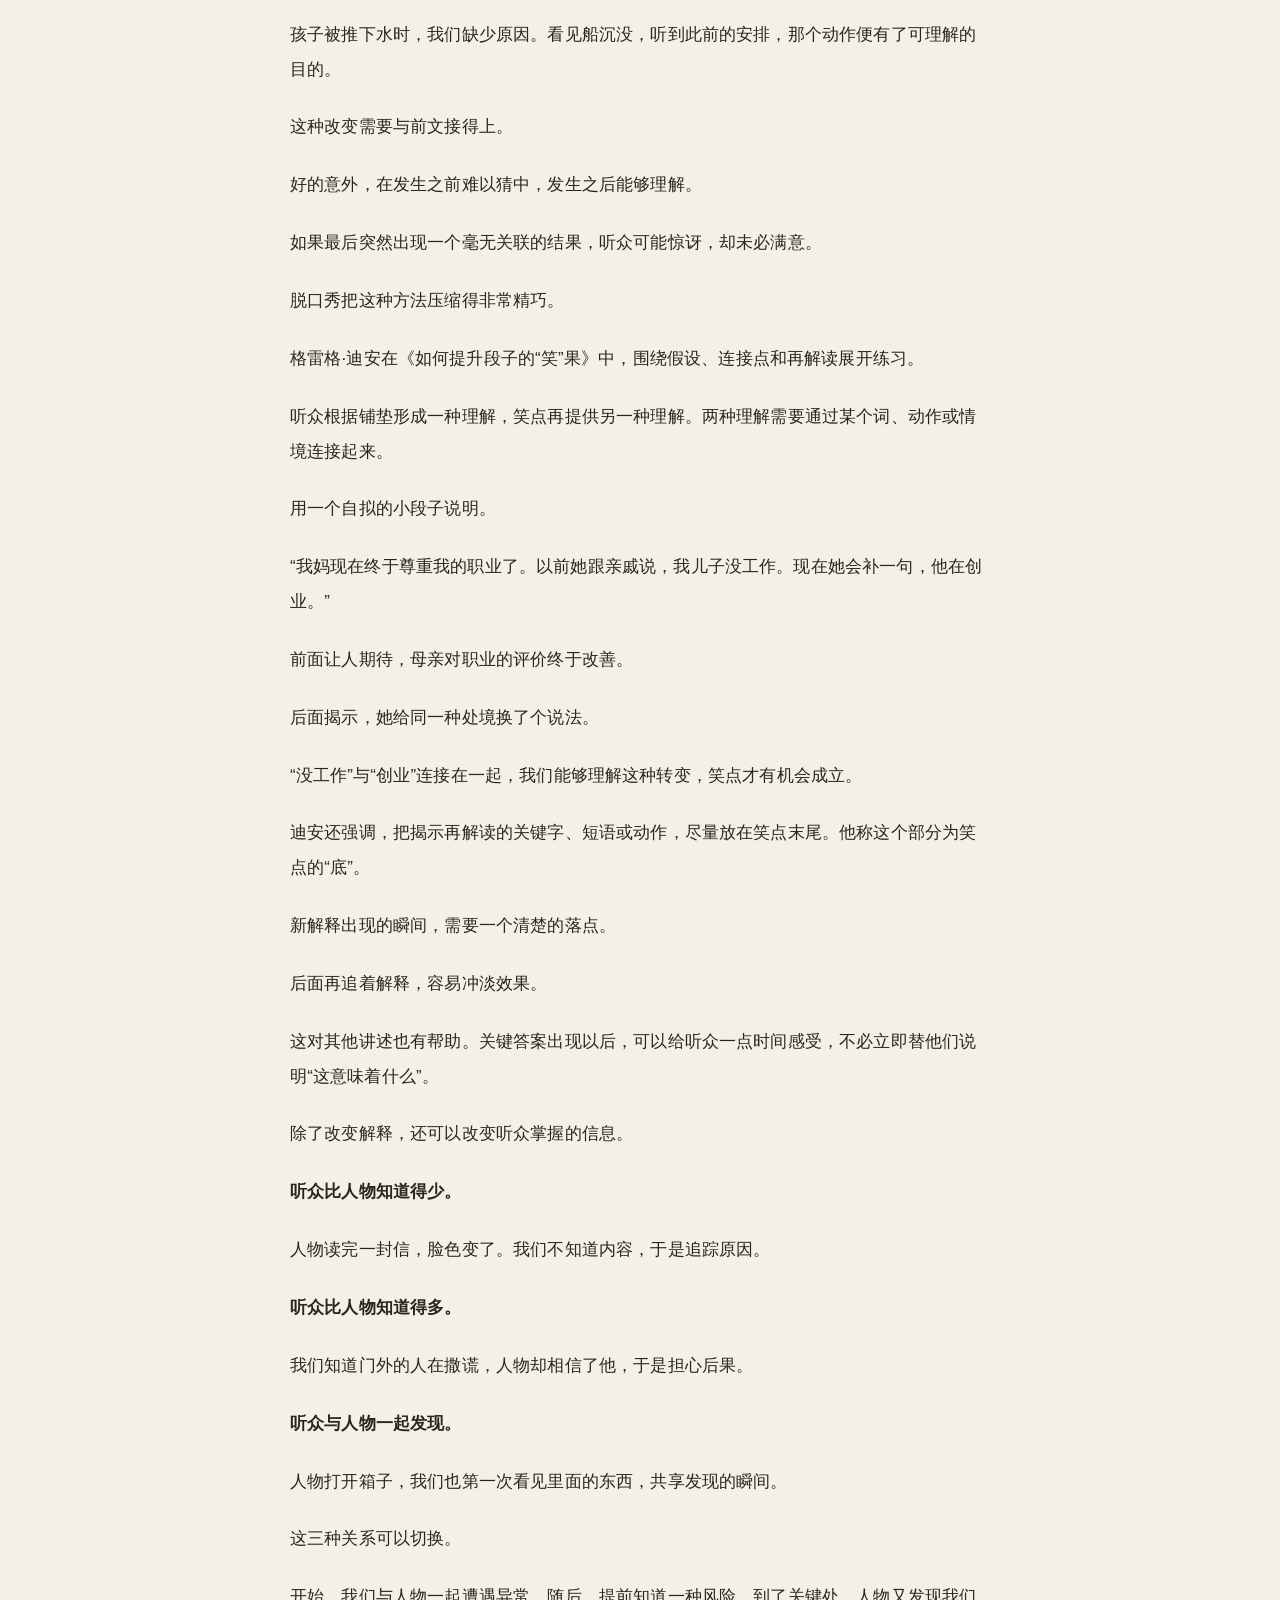
<file: articles/storytelling.html>
<!doctype html>
<html lang="zh-CN"><head><meta charset="utf-8"><meta name="viewport" content="width=device-width,initial-scale=1"><meta name="theme-color" content="#F4F0E8"><meta name="description" content="从父亲把孩子推下水的故事出发，结合麦基、脱口秀、文案和演讲方法，解释如何构建吸引力曲线，把故事用进创作与生活。"><meta property="og:title" content="讲故事，就是构建一条让人愿意走下去的路"><meta property="og:description" content="通过四组解释图，理解预期、变化、回报和节奏怎样构建故事。"><meta property="og:type" content="article"><title>讲故事，就是构建一条让人愿意走下去的路 · WU的实践笔记</title><link rel="stylesheet" href="../assets/articles/article.css?v=6"><link rel="stylesheet" href="../assets/articles/storytelling/storytelling.css?v=2"></head>
<body><nav>
  <div class="nav-inner">
    <a class="logo" href="../index.html#" aria-label="实践笔记">
      <span class="wu-wordmark"><b>W</b><span class="wu-letter-u">U<i></i></span></span>
      <span class="logo-copy"><strong>实践笔记</strong></span>
    </a>
    <div class="nav-links">
      <a href="../index.html#about">关于</a><a href="../index.html#methods">笔记</a><a href="../index.html#works">作品</a><a href="../index.html#map">知识树</a><a href="../index.html#tools">工具</a>
    </div>
  </div>
</nav><main id="top"><header class="article-header"><a class="back" href="../index.html#research">← 返回最近写的</a><div class="eyebrow">PRACTICE NOTES</div><h1>讲故事，就是构建一条让人愿意走下去的路</h1><p class="dek">用预期、变化和回报构建吸引力，让人愿意走进故事，也把这套方法带回日常生活。</p><div class="article-meta"><span>内容创作 · 故事构建</span><time datetime="2026-09-18">2026.09.18</time><span class="article-reading-stats" data-word-count="7939" data-reading-minutes="20" title="正文统计：中文按字、英文和数字按词；不含导航、参考资料。阅读时间按每分钟约400字估算。">7,939 字 · 预计阅读 20 分钟</span><span>四组解释图</span></div></header><details class="article-toc"><summary>阅读目录</summary><a href="#opening">开场故事</a><a href="#section-1">生活里，我们一直在讲故事</a><a href="#section-2">吸引力曲线，究竟在起伏什么</a><a href="#section-3">让故事往前走，靠愿望、阻力和选择</a><a href="#section-4">构建预期，让人参与到下一步里</a><a href="#section-5">让等待有回报，让节奏有变化</a><a href="#section-6">销售、品牌和聊天，怎样使用同一套方法</a><a href="#section-7">拿一段经历，练习构建你的故事</a></details><article id="opening" class="prose" aria-label="文章正文">
<p>我听到过一个故事，彻底改变了我对创作的看法。</p>
<p>一个八岁的孩子，跟父亲乘小船出去捕鱼。</p>
<p>暴风雨来了。</p>
<p>他们距离海岸还有五英里。父亲给孩子穿上救生衣，凑到他耳边问了一句话。</p>
<p>“孩子，你相信我吗？”</p>
<p>孩子点头。</p>
<p>父亲把他推下了水。</p>
<p>读到这里，你大概会停一下。</p>
<p>为什么？</p>
<p>一个父亲，为什么要把自己的孩子推到暴风雨中的海里？</p>
<p>孩子浮出水面，海水冰冷，海浪翻涌。紧接着，父亲也跳了下来，紧紧抱住他。</p>
<p>他们看着那条小船翻转、沉没。</p>
<p>十五分钟后，海岸警卫队的直升机赶来，他们获救了。</p>
<p>孩子后来才知道，父亲已经发现船即将沉没，提前发出求救信号，告知了位置。他担心船翻沉后，两个人会被困在水下，才决定先离开船。</p>
<p>到这里，那个让人惊恐的动作，有了另一种意义。</p>
<p>父亲问的那句“你相信我吗”，也有了分量。</p>
<p>现在，我们换一种讲法。</p>
<p>一个父亲带孩子出海，发现船即将沉没，便提前求救。为了避免翻船时被困在水下，他给孩子穿上救生衣，让孩子先下水，自己随后跳下去保护他。最终，两人获救。</p>
<p>同一件事，同样的人物，同样的结果。</p>
<p>这一次，你大概不会经历刚才那种急着往下看的感觉。</p>
<p>因为你一开始就知道父亲为什么这样做。后面的行动，只是在完成一个已经交代清楚的计划。</p>
<p>第一种讲法，让你跟着孩子经历了整个过程。</p>
<p>起初信任父亲，突然被推下水，感到惊恐与疑惑。父亲随后跳下来，船在眼前沉没，你才逐渐明白发生了什么。</p>
<p>第二种讲法，提前交代原因，再说明经过。</p>
<p>两种讲法都能传达事实，却构建了不同的体验。</p>
<figure><a class="figure-link" href="../assets/articles/storytelling/information-order.svg" target="_blank" rel="noopener" aria-label="查看大图：同一事件的两种讲述顺序"><picture><source media="(max-width:760px)" srcset="../assets/articles/storytelling/information-order-mobile.svg" width="400" height="1020"><img src="../assets/articles/storytelling/information-order.svg" width="900" height="510" alt="同一事件的两种讲述顺序。先经历再解释，让人追踪原因；先交代原因，更适合迅速说明过程。根据表达目的选择顺序。" loading="lazy" decoding="async"></picture></a><figcaption>先经历再解释，让人追踪原因；先交代原因，更适合迅速说明过程。根据表达目的选择顺序。 <a href="../assets/articles/storytelling/information-order.svg" target="_blank" rel="noopener">查看完整大图 ↗</a></figcaption></figure>
<p>这件事让我开始重新理解创作。</p>
<p><strong>事情发生以后，素材已经在那里。讲述者仍然可以决定，对方从哪里进入，先知道什么，等待什么，以及在什么时刻重新理解眼前的一切。</strong></p>
<p>我们通常把讲故事理解为一种表达能力。但在表达之前，还有大量选择需要完成。</p>
<p>选择人物和入口，确定事件之间的关系，再安排信息出现的顺序。</p>
<p>这些选择共同决定，听众接下来有没有兴趣，会不会在意，愿不愿继续。</p>
<p><strong>讲故事的核心是构建。构建一条有变化、有推进、有回报的吸引力曲线，让人的情绪与理解跟着移动，逐渐沉浸其中。</strong></p>
<p>这种能力离我们很近。</p>
<p>近到我们每天都在使用，却很少认真想过，它究竟怎样起作用。</p>
<h2 id="section-1">生活里，我们一直在讲故事</h2>
<p>一个脱口秀演员走上台，开始讲自己的相亲经历。</p>
<p>你先认出熟悉的场景，随后发现他的理解越来越离谱，最后在一句意料之外、又能接回前文的话里笑出来。</p>
<p>一个魔术师拿出硬币，让你检查。</p>
<p>你确认它普通，亲眼看着它被握进手里。他张开手，硬币消失了，随后出现在一个你确信不可能出现的位置。</p>
<p>一部舞台剧里，一个人站在门前，迟迟没有敲门。</p>
<p>如果你已经知道屋里住着谁，知道他为什么来，也知道见面可能改变什么，那么，他的沉默就能让你屏住呼吸。</p>
<p>这些形式各不相同，却都在组织你的体验。</p>
<p>先让你理解眼前的情境，再让你形成某种期待。随后带来变化，使你调整判断，产生感受，等待结果。</p>
<p>走出剧院，这种结构仍然存在。</p>
<p>演讲者描述自己如何失败，又怎样作出一个艰难的决定。你跟着经历他的困惑，才逐渐理解他提出的观点。</p>
<p>销售人员描述一个你熟悉的麻烦，再展示产品怎样改变那个使用过程。功能由此获得具体意义。</p>
<p>商业谈判中，有人把项目的未来展开。哪些条件会造成风险，采取什么安排可以降低风险，双方分别需要付出什么。桌上的数字开始有了共同背景。</p>
<p>品牌也在讲故事。</p>
<p>它长期赞赏怎样的生活，支持什么选择，遇到产品问题时怎样回应，都会逐渐构成人们对它的认识。</p>
<p>和喜欢的人聊天，同样如此。</p>
<p>你说自己善良、有趣、喜欢小动物，对方得到一组评价。</p>
<p>你讲起某次想帮一只猫，结果折腾半天，把自己弄得很狼狈的真实经历，对方看见了一个具体的你。</p>
<p>她可能笑，也可能讲起自己的猫。聊天由此有了继续的空间。</p>
<p>当然，这些活动各自还有其他重要部分。</p>
<p>谈判需要利益交换，销售需要产品与证据，亲密交流需要倾听和回应。魔术也可以只有表演过程，没有完整的人物故事。</p>
<p>但它们共享一些构建方法。</p>
<p><strong>建立情境，引出期待，通过变化维持参与，最后给予回报。</strong></p>
<p>回报可以是笑声、惊奇，也可以是理解、信任或一个更清楚的选择。</p>
<p>我们每天都在尝试让别人理解一段经历、一个观点、一项决定。</p>
<p>学习讲故事，便是在学习怎样组织这种理解。</p>
<p>这也解释了一个常见的现象。</p>
<p>有些人经历丰富，讲出来却让人坐不住。有些人只讲一件很小的事，你却愿意听很久。</p>
<p>素材的丰富程度，与讲述的吸引力之间，还隔着构建的工作。</p>
<h2 id="section-2">吸引力曲线，究竟在起伏什么</h2>
<p>想象你正在读一篇文章。</p>
<p>有一段让你好奇，想赶紧往下看。有一段你没听懂，需要回头确认。</p>
<p>某个细节突然让你想起自己的经历，你开始投入。再过一会儿，作者重复太多，你想退出。</p>
<p>继续参与的意愿，一直在变化。</p>
<p>如果把讲述的时间作为横轴，把听众继续参与的意愿作为纵轴，便可以画出一条吸引力曲线。</p>
<p>它是一种观察和修改作品的工具，无法精确计算，也没有一套适用于所有人的统一数值。</p>
<p>本文用这个说法整合几本书中的方法。它并非某位作者提出的完整理论。</p>
<p>使用它时，要先分清三件事。</p>
<p><strong>事件怎样变化。</strong></p>
<p>人物成功了，遇到困难了，找到了办法，又遭遇新的阻力。</p>
<p><strong>听众有什么感受。</strong></p>
<p>期待、担忧、惊讶，或者松一口气。</p>
<p><strong>听众是否愿意继续。</strong></p>
<p>感受很强，不一定愿意继续。一直让人难受、却不给任何进展的故事，也可能把人赶走。</p>
<p>相反，一段安静的场景，也可以很吸引人。</p>
<p>两个角色一起吃饭。</p>
<p>如果你知道这是他们最后一次见面，闲话就会变得沉重。一个人随口说“下次再来”，另一个人低头夹菜，你可能比看一场激烈争吵更投入。</p>
<p>罗伯特·麦基在《故事》中提出过一个有用的概念，叫作“故事价值”。</p>
<p>这里的价值，可以理解为人物处境中那些具有分量、能够发生改变的状态。</p>
<p>安全与危险，信任与背叛。爱可以走向疏远，希望也可能变成绝望。</p>
<p>故事中的重要变化，可以从这些状态上辨认。</p>
<p>因此，检查一个场景时，除了数发生了多少事情，还可以问一句。</p>
<p><strong>场景结束以后，什么变了？</strong></p>
<p>一场吃饭，可能让两个人由亲近走向疏远。一段闲聊，可能让一个谎言获得信任。</p>
<p>一场热闹的追逐，也可能什么都没改变，人物跑了一圈，回到原来的位置。</p>
<p>麦基的提醒，帮助我们把“变化”看得更准确。</p>
<p>读者关注的，往往是人物处境与关系的改变。</p>
<p>开头那个出海故事，也有两种变化同时发生。</p>
<p>船正在走向沉没，这是客观处境的变化。读者先不理解父亲，随后理解了他，这是认识上的变化。</p>
<p>父亲跳下水，并没有立刻解除海上的危险。但这个行动回应了我们对父亲的疑问。我们暂时获得一种安心，同时仍然等待救援。</p>
<p>这就让曲线有了层次。</p>
<figure><a class="figure-link" href="../assets/articles/storytelling/attraction-curve.svg?v=2" target="_blank" rel="noopener" aria-label="查看大图：故事推进中的吸引力曲线"><picture><source media="(max-width:760px)" srcset="../assets/articles/storytelling/attraction-curve-mobile.svg?v=2" width="400" height="380"><img src="../assets/articles/storytelling/attraction-curve.svg?v=2" width="900" height="420" alt="故事从风暴到获救的六个节点，以及随讲述推进而起伏的吸引力曲线。" loading="lazy" decoding="async"></picture></a><figcaption>曲线是创作示意，用来观察关注点如何随讲述推进而改变。 <a href="../assets/articles/storytelling/attraction-curve.svg?v=2" target="_blank" rel="noopener">查看完整大图 ↗</a></figcaption></figure>
<p>这些关注点不断更新，阅读便有了继续的理由。</p>
<p>同时，吸引力还有其他来源。</p>
<p>语言本身的趣味，准确观察生活的满足，人物之间微妙的关系，都能让人停留。</p>
<p>我们会重看早已知道结局的电影。麦基在《故事经济学》中也谈到，受众即使已经知道真实事件的结果，仍然可能希望深入理解过程与原因。</p>
<p>所以，讲故事可以让人等待答案，也可以让人期待再次经历一种感受。</p>
<p><strong>曲线需要起伏，意味着参与方式要有变化。它不要求每一刻都比上一刻更刺激。</strong></p>
<h2 id="section-3">让故事往前走，靠愿望、阻力和选择</h2>
<p>读者已经走进故事。</p>
<p>接下来，需要一个能够持续追踪的方向。</p>
<p>最常见的方向，来自某个人尚未完成的愿望。</p>
<p>一个孩子想找到丢失的钥匙。一个厨师想保住快要关门的店。也可能是一个女儿想问父亲一句话，却一直找不到合适的时机。</p>
<p>愿望不必宏大，但最好具体。</p>
<p>“他想获得幸福”，很难判断进展。</p>
<p>“他想在搬家之前，和楼下住了十年的邻居好好道一次别”，就有了清楚的方向。</p>
<p>接着，让听众明白这件事为什么重要。</p>
<p>如果来不及道别，他会失去什么？为什么一句普通的告别，值得我们关注？</p>
<p>代价可以涉及金钱和生命，也可以涉及尊严、承诺，或者再也无法补上的遗憾。</p>
<p>麦基在《故事》中讨论风险时，提出过一个直接的问题。</p>
<p>主人公如果得不到想要的东西，会失去什么？</p>
<p>这个问题能帮助我们检查，目标是否真的具有分量。</p>
<p>然后，愿望遇到阻力。</p>
<p>邻居不在家。父亲每次都转移话题。厨师找到了投资人，却发现对方要求他放弃最在意的东西。</p>
<p>故事因此需要行动。</p>
<p>行动以后，又出现了预想之外的结果。</p>
<p>麦基把人物预期与现实结果之间的差异，称为“鸿沟”。</p>
<p>人物根据自己的理解采取行动，以为可以得到某种回应。现实没有配合，他便需要重新判断，采取下一步行动，承担更大的风险。</p>
<p>这是构建推进感的一个重要办法。</p>
<p>你想道歉，准备了一大段话。</p>
<p>对方却说，“我生气的根本不是那件事。”</p>
<p>原先的准备失效了。</p>
<p>你需要进一步理解发生了什么，也需要决定自己是否愿意面对真正的问题。</p>
<p>这种推进，比不断增加互不相关的麻烦更有力量。</p>
<p>主人公丢了钥匙，接着手机没电，再遇到暴雨、堵车、钱包被偷。事情越来越多，但听众可能只觉得作者在刻意为难他。</p>
<p>如果主人公为了找钥匙返回办公室，为了进入已经锁门的办公室，给一个不想求助的人打电话，电话接通后，又不得不面对一件拖了很久的事，事件就形成了关系。</p>
<p>每一步都影响下一步。</p>
<p>修改故事时，可以找出所有“后来”，问问它们能否改成有根据的“因此”。</p>
<p>偶然相遇当然可以发生。相遇之后，人物的选择与后果需要逐渐接起来。</p>
<figure><a class="figure-link" href="../assets/articles/storytelling/story-engine.svg" target="_blank" rel="noopener" aria-label="查看大图：愿望、行动、预期落差与选择的推进流程"><picture><source media="(max-width:760px)" srcset="../assets/articles/storytelling/story-engine-mobile.svg" width="400" height="690"><img src="../assets/articles/storytelling/story-engine.svg" width="900" height="490" alt="愿望、行动、预期落差与选择的推进流程。新的结果改变处境，促成重新判断和下一次行动。每一步都要影响下一步。" loading="lazy" decoding="async"></picture></a><figcaption>新的结果改变处境，促成重新判断和下一次行动。每一步都要影响下一步。 <a href="../assets/articles/storytelling/story-engine.svg" target="_blank" rel="noopener">查看完整大图 ↗</a></figcaption></figure>
<p>选择还会让人物变得立体。</p>
<p>麦基在讨论人物时强调，压力之下的选择能够揭示性格。</p>
<p>一个人自称诚实，我们只能听到他的评价。</p>
<p>当说谎可以获得利益，讲实话却需要承担损失，我们才有机会看清他的诚实。</p>
<p>这也是两难处境的作用。</p>
<p>想说实话，又怕伤害别人。想接受高薪工作，又不愿离开生病的母亲。</p>
<p>人物不能把所有好处都带走，选择才会显露分量。</p>
<p>这种压力也可以藏在对白里。</p>
<p>《对白》讨论的“潜文本”，提醒我们关注人物没有直接说出的目的与感受。</p>
<p>一句“你今天回来得挺晚”，放在不同关系和语境里，可能是关心，也可能是在试探。</p>
<p>台词本身很普通，人物之间的处境让它有了张力。</p>
<p>创作时，可以同时问两句。</p>
<p>他嘴上说什么？他说这句话，想得到什么回应？</p>
<p>愿望、阻力、选择和后果连接起来，故事便能够持续往前走。</p>
<p>人物即使暂时不行动，犹豫本身也可以成立。只要我们清楚，他正在面对什么，迟迟不作决定又会带来什么。</p>
<h2 id="section-4">构建预期，让人参与到下一步里</h2>
<p>听故事的人一直在预测。</p>
<p>这个办法能成功吗？门后是谁？这两个人能把话说开吗？</p>
<p>预测让听众参与。新信息出现以后，他们又会调整预测。</p>
<p>讲述者可以围绕这个过程工作。</p>
<p>先建立一种合理的预期，随后兑现它，延迟它，或者改变它。</p>
<p>开头的父亲故事，便改变了我们对同一个动作的理解。</p>
<p>孩子被推下水时，我们缺少原因。看见船沉没，听到此前的安排，那个动作便有了可理解的目的。</p>
<p>这种改变需要与前文接得上。</p>
<p>好的意外，在发生之前难以猜中，发生之后能够理解。</p>
<p>如果最后突然出现一个毫无关联的结果，听众可能惊讶，却未必满意。</p>
<p>脱口秀把这种方法压缩得非常精巧。</p>
<p>格雷格·迪安在《如何提升段子的“笑”果》中，围绕假设、连接点和再解读展开练习。</p>
<p>听众根据铺垫形成一种理解，笑点再提供另一种理解。两种理解需要通过某个词、动作或情境连接起来。</p>
<p>用一个自拟的小段子说明。</p>
<p>“我妈现在终于尊重我的职业了。以前她跟亲戚说，我儿子没工作。现在她会补一句，他在创业。”</p>
<p>前面让人期待，母亲对职业的评价终于改善。</p>
<p>后面揭示，她给同一种处境换了个说法。</p>
<p>“没工作”与“创业”连接在一起，我们能够理解这种转变，笑点才有机会成立。</p>
<p>迪安还强调，把揭示再解读的关键字、短语或动作，尽量放在笑点末尾。他称这个部分为笑点的“底”。</p>
<p>新解释出现的瞬间，需要一个清楚的落点。</p>
<p>后面再追着解释，容易冲淡效果。</p>
<p>这对其他讲述也有帮助。关键答案出现以后，可以给听众一点时间感受，不必立即替他们说明“这意味着什么”。</p>
<p>除了改变解释，还可以改变听众掌握的信息。</p>
<p><strong>听众比人物知道得少。</strong></p>
<p>人物读完一封信，脸色变了。我们不知道内容，于是追踪原因。</p>
<p><strong>听众比人物知道得多。</strong></p>
<p>我们知道门外的人在撒谎，人物却相信了他，于是担心后果。</p>
<p><strong>听众与人物一起发现。</strong></p>
<p>人物打开箱子，我们也第一次看见里面的东西，共享发现的瞬间。</p>
<p>这三种关系可以切换。</p>
<p>开始，我们与人物一起遭遇异常。随后，提前知道一种风险。到了关键处，人物又发现我们不知道的线索。</p>
<p>参与方式不断改变，吸引力就有了不同形态。</p>
<p>但保留信息需要克制。</p>
<p>听众不知道凶手是谁，仍然可以跟随调查。</p>
<p>如果连谁被害、谁在调查、眼前讨论什么都不清楚，阅读就会失去方向。</p>
<p><strong>有效的悬念，让人知道自己在等什么。</strong></p>
<p>商务表达中，这个原则同样有用。</p>
<p>奥伦·克拉夫在《说服的艺术》中强调，用有吸引力的故事维持注意，同时通过“框架”组织对方怎样理解交流。</p>
<p>其中值得借鉴的一点是，在细节之前，先建立理解这些细节的情境。</p>
<p>这是为了解决哪种问题？为什么现在值得讨论？双方接下来要共同判断什么？</p>
<p>听众获得方向，信息才更容易产生意义。</p>
<p>在电影里，关键秘密可以暂时保留。</p>
<p>谈产品和合作时，价格、责任与限制需要及时说清。故事的目的不同，信息安排也就不同。</p>
<h2 id="section-5">让等待有回报，让节奏有变化</h2>
<p>学会悬念以后，很容易把它用过头。</p>
<p>每一段都暗示事情没这么简单。每次快得到答案，又插进另一个问题。</p>
<p>读者最初愿意追，后来却会失去耐心。</p>
<p>他们已经投入注意力，需要获得与等待相称的回报。</p>
<p>回报可以很小。</p>
<p>解开一个疑问，完成一次行动。</p>
<p>也可以给出一条有用信息，让人物说出一直没有说的话，或者用一个笑点释放紧张。</p>
<p>长故事尤其需要中途的回报。</p>
<p>总目标尚未完成，每一段仍然应当有所进展。</p>
<p>得到答案以后，也可以产生新问题。</p>
<p>找到钥匙，发现家里有人来过。见到邻居，得知对方也准备搬走。</p>
<p>新问题长在旧答案之上，读者能够感觉自己正在前进。</p>
<figure><a class="figure-link" href="../assets/articles/storytelling/expectation-payoff.svg" target="_blank" rel="noopener" aria-label="查看大图：期待、回报与新问题的循环"><picture><source media="(max-width:760px)" srcset="../assets/articles/storytelling/expectation-payoff-mobile.svg" width="400" height="580"><img src="../assets/articles/storytelling/expectation-payoff.svg" width="900" height="450" alt="期待、回报与新问题的循环。中途兑现一个答案或进展，再让新问题从旧答案中生长。总目标可以未完成，中途不能只有等待。" loading="lazy" decoding="async"></picture></a><figcaption>中途兑现一个答案或进展，再让新问题从旧答案中生长。总目标可以未完成，中途不能只有等待。 <a href="../assets/articles/storytelling/expectation-payoff.svg" target="_blank" rel="noopener">查看完整大图 ↗</a></figcaption></figure>
<p>约瑟夫·休格曼在《文案训练手册》中，把阅读推进落实到了句子之间。</p>
<p>第一句话要使人愿意读第二句话，第二句话再使人愿意读第三句话。他用“滑梯效应”描述这种持续往下阅读的体验。</p>
<p>这个方法适合提醒我们，开头抓住了人，只完成第一步。</p>
<p>后面的句子仍然需要承担工作。</p>
<p>回答刚才的问题，提供新信息，或者让一个已有细节变得更有意味。</p>
<p>如果一句话只是在重复前面的结论，推进就容易停住。</p>
<p>但阅读不需要每句话都故意吊胃口。</p>
<p>清楚的解释、鲜活的观察，也可以成为回报。</p>
<p>节奏则帮助这些回报被感受到。</p>
<p>持续高压容易让人疲惫。每句话都是重点，听到最后，反而分不清什么重要。</p>
<p>尼克·菲茨赫伯特在《用魔术师的表演技巧做商务演示》中，强调单一焦点和注意力的变化。</p>
<p>一次呈现中，观众需要知道此刻该看哪里。注意力也需要通过恰当变化维持。</p>
<p>对于文章和演讲，这意味着每一段先把眼前的任务完成。</p>
<p>正在解释一个概念，就不要同时塞进多个新概念。</p>
<p>到了重要的选择，可以放慢。无关的行程，一句话带过即可。</p>
<p>情绪刚发生变化，可以停一下，让它产生余波。</p>
<p>两个人争吵以后，一起吃饭。</p>
<p>他们没有道歉。</p>
<p>其中一个人，把另一个人不吃的葱挑了出来。</p>
<p>这个动作让我们看见关系仍在，也看见他们暂时说不出口的东西。</p>
<p>安静的段落，同样有工作。</p>
<p>它可以建立关系，展示人物，也可以让前面发生的事获得新的意义。</p>
<p>细节选择，决定这些工作是否有效。</p>
<p>“我当时很紧张”，表达了感受。</p>
<p>“我把要说的话练了三遍。轮到我时，站起来先把椅子碰倒了”，让人看见紧张怎样发生。</p>
<p>《演讲的力量》对开头那个出海故事的比较，也特别强调细节的取舍。</p>
<p>海浪与冰冷的海水，帮助听众理解孩子的处境。船和救援飞机的品牌型号，却可能妨碍当前的体验。</p>
<p>细节值得留下，需要有作用。</p>
<p>能帮助我们认识人物，或者改变我们对事情的理解。</p>
<p>一个准确的动作，常常已经足够。一大段无关描写，则可能把正在推进的故事拖住。</p>
<p>如果是现场讲述，声音与停顿也会参与构建。</p>
<p>“父亲把我推下水”之后稍停，听众才能形成问题。关键答案之前拖得太久，又可能显得刻意。</p>
<p>表演的节奏，需要给理解留出时间，也要避免把等待变成折磨。</p>
<h2 id="section-6">销售、品牌和聊天，怎样使用同一套方法</h2>
<p>到这里，我们已经有了不少工具。</p>
<p>愿望与阻力，预期与再解读，回报和节奏。</p>
<p>进入生活以后，还需要先问一个问题。</p>
<p>这次交流究竟要完成什么？</p>
<p>金德拉·霍尔在《只讲故事不讲理》中，将常用的商业故事分为价值故事、创始人故事、目标故事和客户故事。</p>
<p>这几种类型的用处，在于帮助我们选对材料。</p>
<p>客户想判断产品效果，你却反复讲自己创业多辛苦，双方关注的事情可能一直对不上。</p>
<p>团队需要理解为什么继续，你只讲公司历史，也未必能回应眼前的困惑。</p>
<p>霍尔的提醒是，选择故事时，要同时考虑受众与目的。</p>
<h3>销售，把产品放进对方的生活</h3>
<p>介绍一款假设中的降噪耳机，可以列出技术、续航和重量。</p>
<p>也可以先从使用情境展开。</p>
<p>在地铁上听课程，列车启动后听不清，需要不断调高音量。到了换乘站，摘下耳机，耳朵已有些疲惫。</p>
<p>接下来，再展示产品在同样情境里怎样使用、效果如何，以及有哪些局限。</p>
<p>杰瑞·魏斯曼在《说的艺术》中，区分了特征与利益。</p>
<p>特征说明产品有什么。利益说明这些特征能给听众带来什么。</p>
<p>故事可以帮助我们完成这一步转换。</p>
<p>它呈现一个具体的人，在具体条件下，怎样遇到问题，又怎样获得改善。</p>
<p>但产品性能仍然需要验证。一个动人的案例，也只能证明这个案例所展示的部分。</p>
<h3>谈判，把方案展开成可判断的过程</h3>
<p>对方觉得价格太高。</p>
<p>讲自己团队有多辛苦，未必能够回答问题。</p>
<p>可以围绕项目的执行过程展开。</p>
<p>目前最担心什么结果？什么条件容易造成它？采用某种方案，风险如何变化？成本降低以后，需要接受哪些其他代价？</p>
<p>这段讲述有处境、有可能的未来，也有需要作出的选择。</p>
<p>魏斯曼把演讲理解为从A点到B点的过程。听众起初处在某种认识状态，表达需要帮助他们抵达一个明确的终点。</p>
<p>用于谈判，终点可以是双方对一个方案有了足够清楚的理解，再判断是否接受。</p>
<p>《深度说服》强调可信度、对他人的理解，以及理由本身的质量。书中关于主动倾听的讨论，也提醒我们通过追问和总结确认自己理解了什么。</p>
<p>这意味着，谈判中的构建需要持续调整。</p>
<p>对方提出的顾虑，会改变你下一步该讲的内容。</p>
<h3>品牌，让行为接上承诺</h3>
<p>创始人故事可以解释，一个品牌为什么出现。</p>
<p>客户故事可以展示，它怎样进入真实生活。价值故事可以帮助人理解，选择它能得到什么。</p>
<p>这些故事共同建立期待。</p>
<p>随后，产品出了问题怎样处理，降低成本时优先省掉什么，会继续影响这个故事。</p>
<p>《故事经济学》把故事方法带入商业，尤其关注受众的需求如何在讲述中获得回应。</p>
<p>放到品牌上，便需要让表达与实际体验连接。</p>
<p>广告带来的兴趣，能否成为长期信任，要看后续行为怎样兑现承诺。</p>
<h3>聊天，留下双方都能进入的空间</h3>
<p>和喜欢的人聊天，技巧很容易变得过重。</p>
<p>故意把话说一半，制造忽冷忽热，把每段经历加工成自我宣传。</p>
<p>这些做法可能获得短暂注意，却容易让交流变得疲惫。</p>
<p>故事在聊天中，可以承担一个更自然的任务。</p>
<p>让对方看见你，并留下可以回应的空间。</p>
<p>她说喜欢旅行。</p>
<p>你可以分享一次真实经历，讲讲自己原先准备怎样安排，途中发生了什么变化，以及最后记住了什么。</p>
<p>计划与意外形成推进，具体细节展示你的反应。</p>
<p>对方因此可以追问，也可以接起自己的经历。</p>
<p>她开始讲，就听她讲。她对某个细节好奇，可以在那里多停一下。</p>
<p>你不必把准备好的故事全部讲完。</p>
<p>聊天中的吸引力，来自双方都愿意继续参与。</p>
<h3>写文章，让问题带着读者深入</h3>
<p>知识文章也能构建这样的过程。</p>
<p>读者起初有一个问题。作者给出解释，解释解决一部分困惑，又使另一个问题值得追问。下一部分因此有了必要。</p>
<p>克里斯·安德森在《演讲的力量》中强调“主线”，把不同材料连接到一个中心方向。</p>
<p>本文的主线，就是构建吸引力。</p>
<p>开场展示同一事件怎样产生不同体验。随后解释吸引力来自哪里，再讨论怎样组织变化，最后进入生活应用。</p>
<p>每部分都回应前面留下的问题。</p>
<p>读者的认识由此改变，文章也就获得了推进感。</p>
<h2 id="section-7">拿一段经历，练习构建你的故事</h2>
<p>现在，可以从一段自己的真实经历开始练习。</p>
<p>不用先找大事。</p>
<p>一次迟到、一场误会、一段旅行，都可以成为材料。</p>
<p>先不要追求漂亮的措辞，完成六项工作。</p>
<p><strong>第一项，确定听众和目的。</strong></p>
<p>你在跟谁讲？希望对方听完以后，理解什么，感受到什么？</p>
<p>这会帮助你选出合适的材料。</p>
<p><strong>第二项，找到一个容易进入的瞬间。</strong></p>
<p>准备结账时手机没电，敲门之前停住，或者发现消息发错了群。</p>
<p>具体情境能让听众迅速获得方向。</p>
<p><strong>第三项，确定值得追踪的问题。</strong></p>
<p>目标能否实现？异常怎样解释？人物会作出什么选择？</p>
<p>问题清楚，材料才有组织方向。</p>
<p><strong>第四项，把行动与后果接起来。</strong></p>
<p>每一步怎样影响下一步？人物做了什么，使局面发生变化？</p>
<p>如果全靠无关的意外推动，可以检查自己的选择和行动是否被省略了。</p>
<p><strong>第五项，安排信息、回报与节奏。</strong></p>
<p>开头需要交代哪些背景？什么可以稍后揭晓？中途让听众获得什么？到了重要时刻，是否需要展开成一个场景？</p>
<p>已经表达完的部分，可以删掉重复解释。</p>
<p><strong>第六项，让结尾回应核心期待。</strong></p>
<p>最初让听众关心的问题，最后得到怎样的回应？</p>
<p>结果可以出乎意料，但需要与前文有关系。</p>
<p>结尾也可以开放，只要已经形成一种值得带走的理解。</p>
<p>完成以后，沿着听众的角度再读一遍，逐段问自己。</p>
<p>我现在知道了什么？我在意什么？为什么还要继续？</p>
<p>如果一直没有获得信息，可能吊胃口太久。</p>
<p>如果没有值得在意的东西，可能缺少人物、代价或生活关联。</p>
<p>如果已经没有继续的理由，可能内容说完以后还在重复。</p>
<p>还可以检查场景开始与结束时的差别。</p>
<p>信任有没有改变？问题有没有推进？人物作出选择以后，是否需要面对新的条件？</p>
<p>有条件的话，把它讲给一个人听。</p>
<p>留意他在哪里主动追问，在哪里接起自己的经历，以及在哪里开始走神。</p>
<p>这些反应会帮助你修改。</p>
<p>最后，再看开头父亲的那句话。</p>
<p>“孩子，你相信我吗？”</p>
<p>第一次听见时，我们还不知道他准备做什么。</p>
<p>等到船沉没、父子获救，我们对这句话的理解已经改变。</p>
<p>它起初建立期待，后来又承接了故事的意义。</p>
<p>同一个细节，在不同阶段承担不同的作用。</p>
<p>下次讲述自己的经历时，可以先找找这样的细节。</p>
<p>哪一个动作值得展开？哪一句话需要放在这里？听众读到它时，已经知道什么，又会因此想知道什么？</p>
<p>从这些具体选择开始，你就在构建故事了。</p>
<aside class="source-note" aria-label="参考与说明"><p>参考与说明</p><p>文中书籍观点均为转述。开场取自克里斯·安德森《演讲的力量》第六章的讲述示例；“吸引力曲线”是本文用于整合这些方法的说法。配图均为本文绘制的解释图，曲线不代表实测数据。</p><ul><li>罗伯特·麦基《故事》《对白》《人物》，以及《故事经济学》</li><li>格雷格·迪安《如何提升段子的“笑”果》</li><li>约瑟夫·休格曼《文案训练手册》</li><li>杰瑞·魏斯曼《说的艺术》</li><li>《深度说服》与奥伦·克拉夫《说服的艺术》</li><li>金德拉·霍尔《只讲故事不讲理》</li><li>尼克·菲茨赫伯特《用魔术师的表演技巧做商务演示》</li></ul></aside></article><footer class="article-end"><p>内容、品牌、AI实践</p><div><a href="../index.html#research">← 返回最近写的</a><a href="#top">回到顶部 ↑</a></div></footer></main><footer class="site-footer"><span class="site-brand"><span class="wu-wordmark" aria-label="WU"><b>W</b><span class="wu-letter-u">U<i aria-hidden="true"></i></span></span><span>实践笔记</span></span><a href="#top">回到顶部 ↑</a></footer></body></html>
</file>
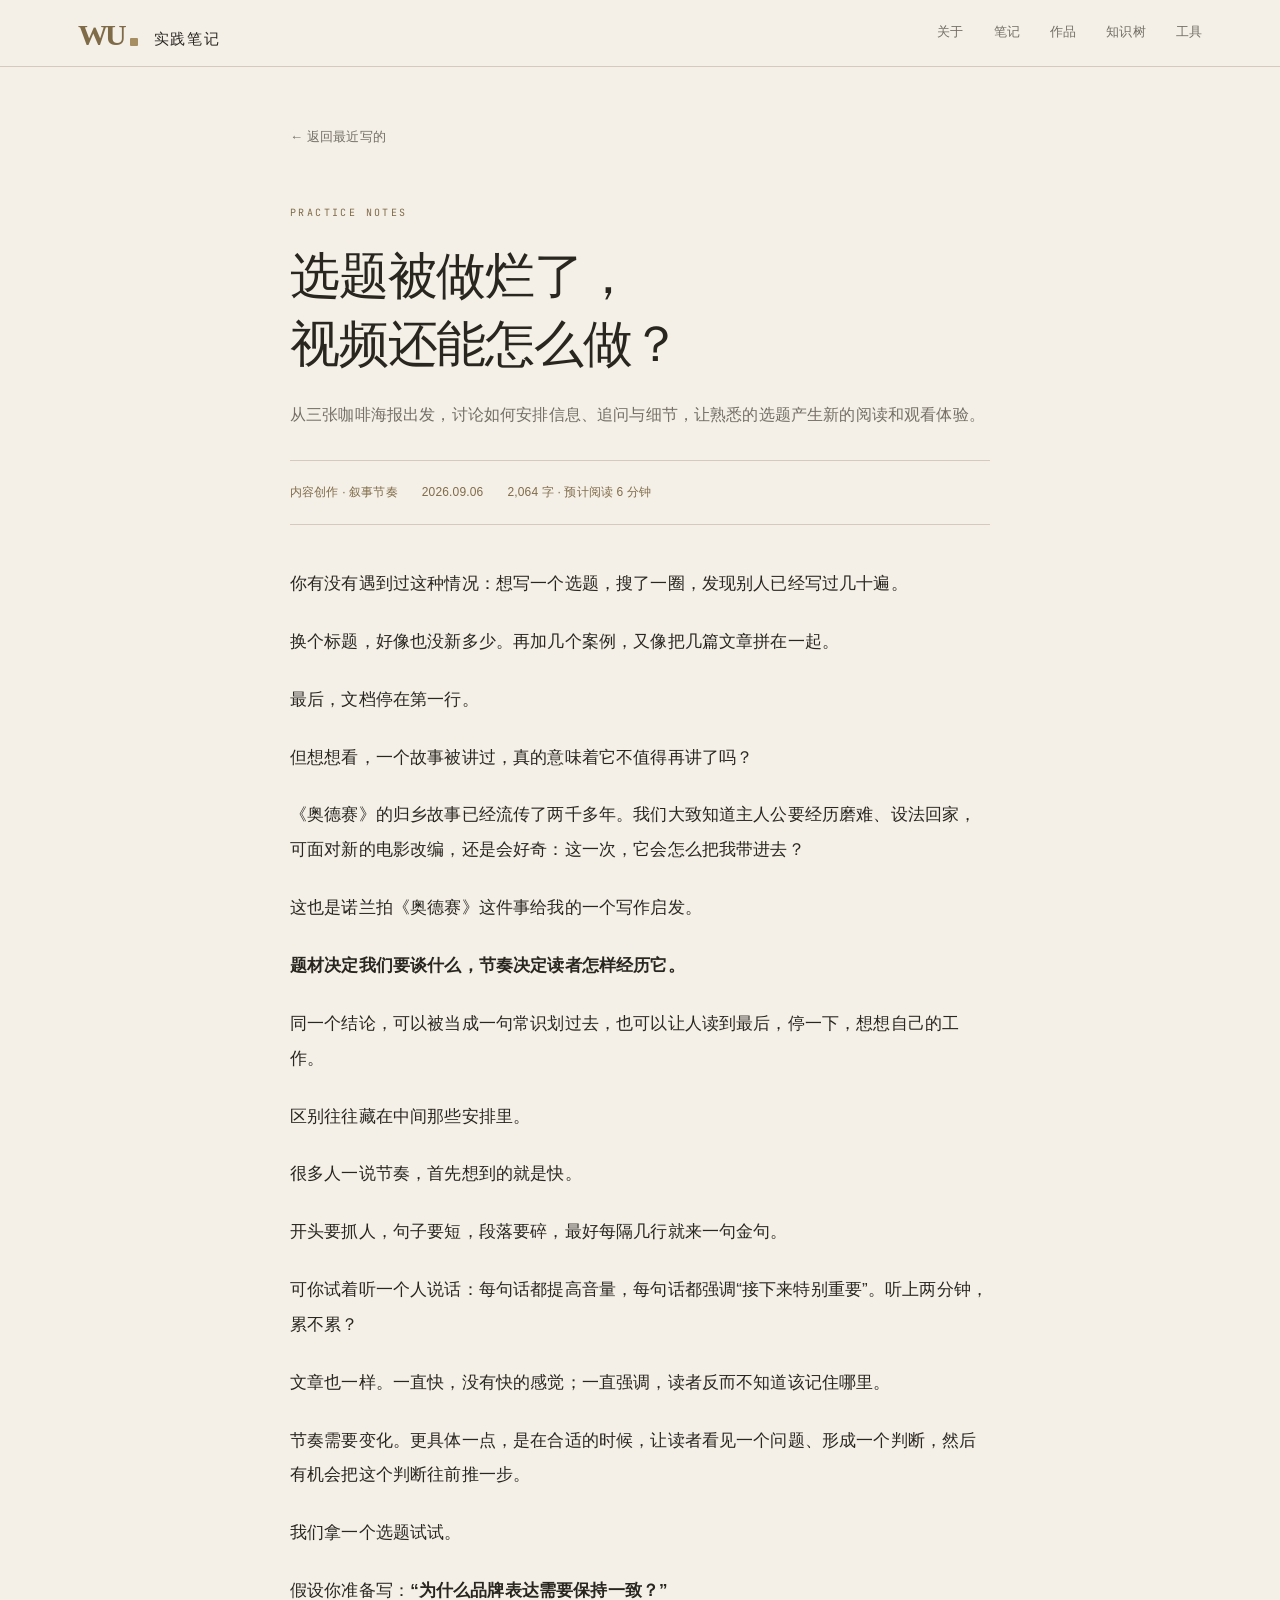
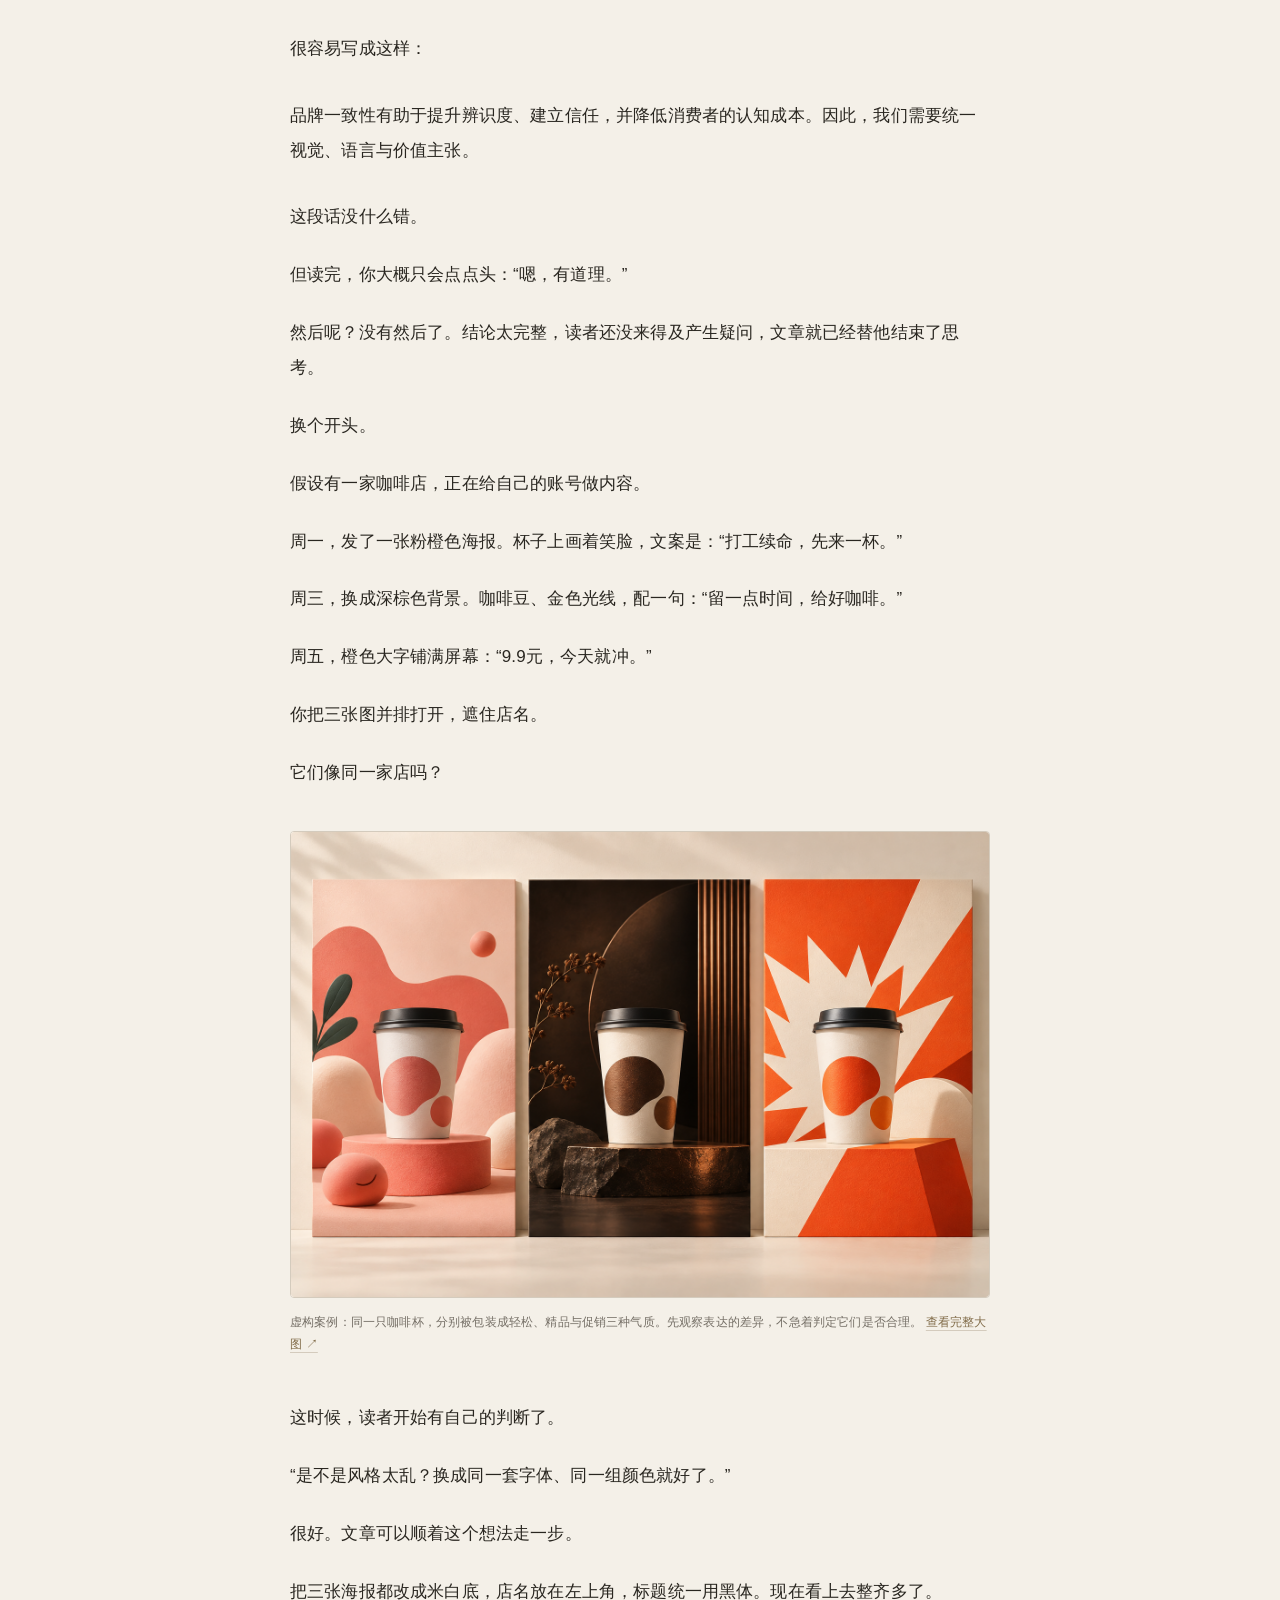
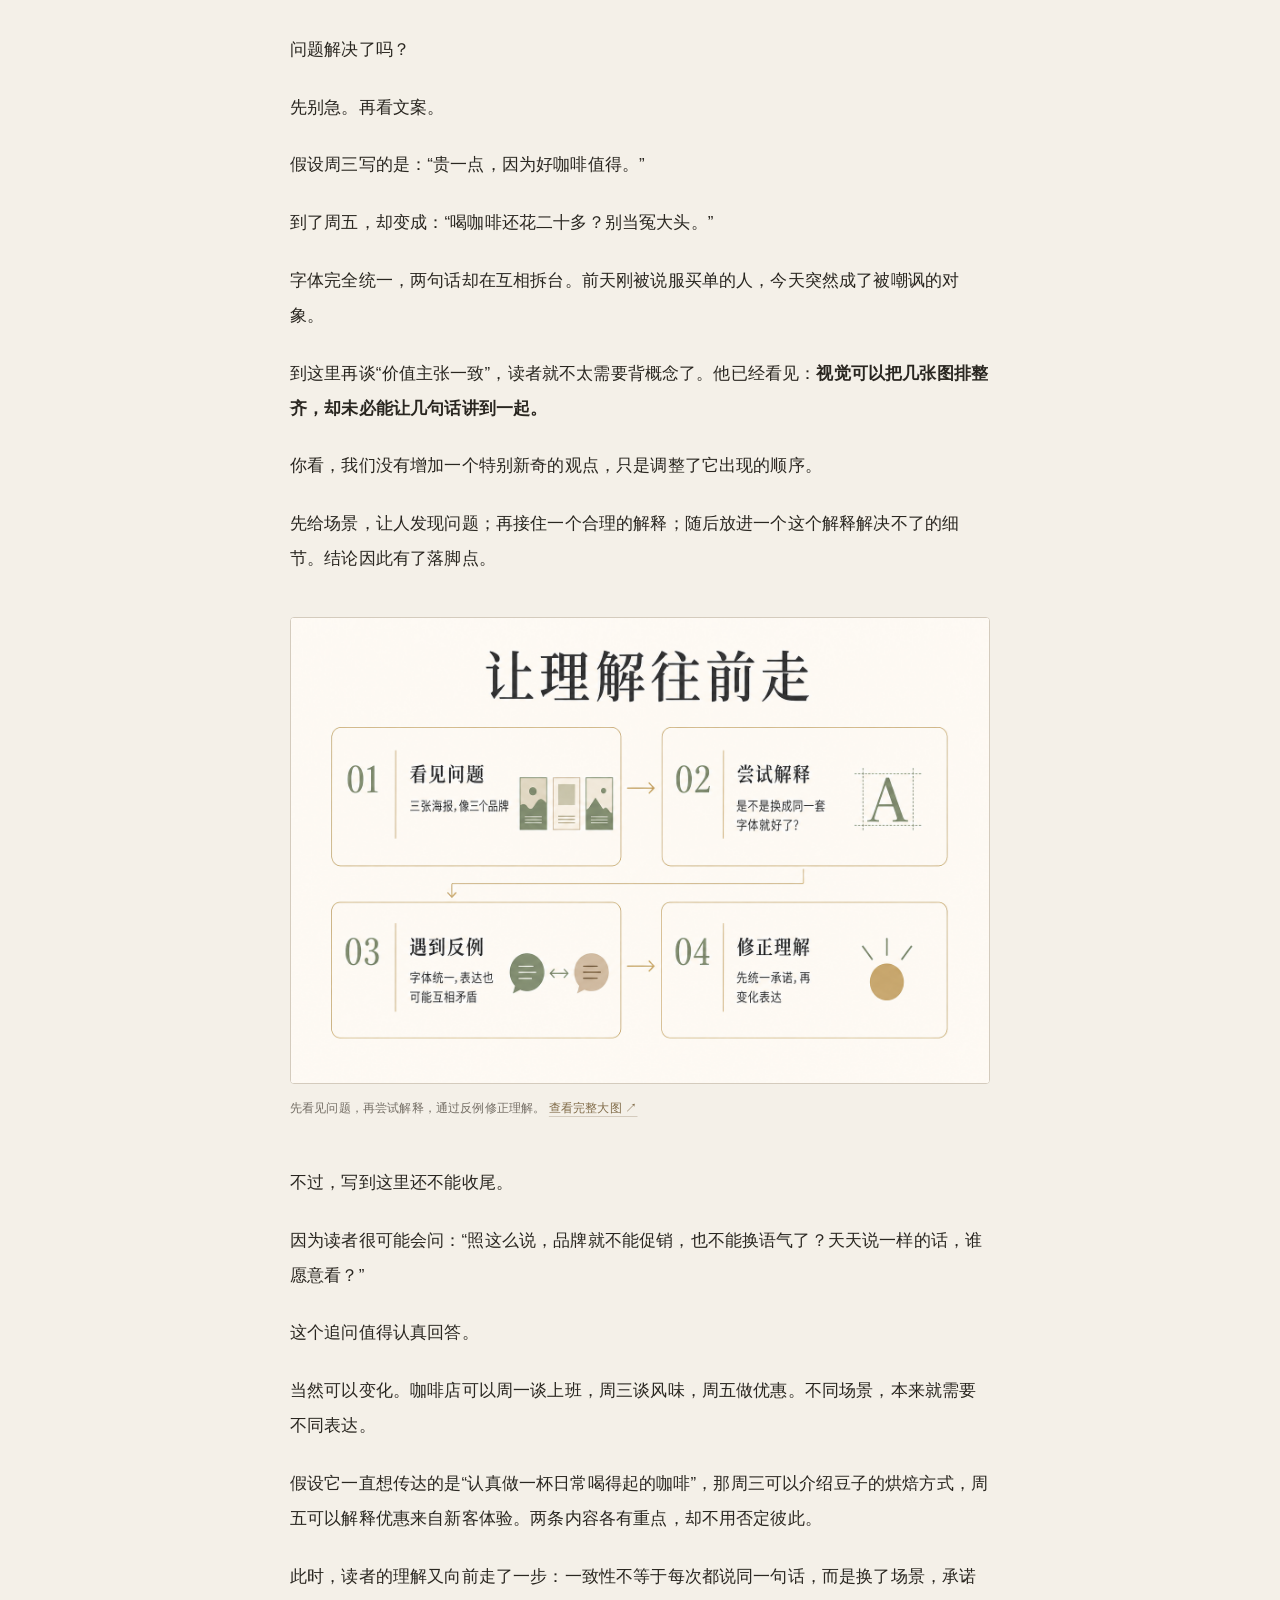
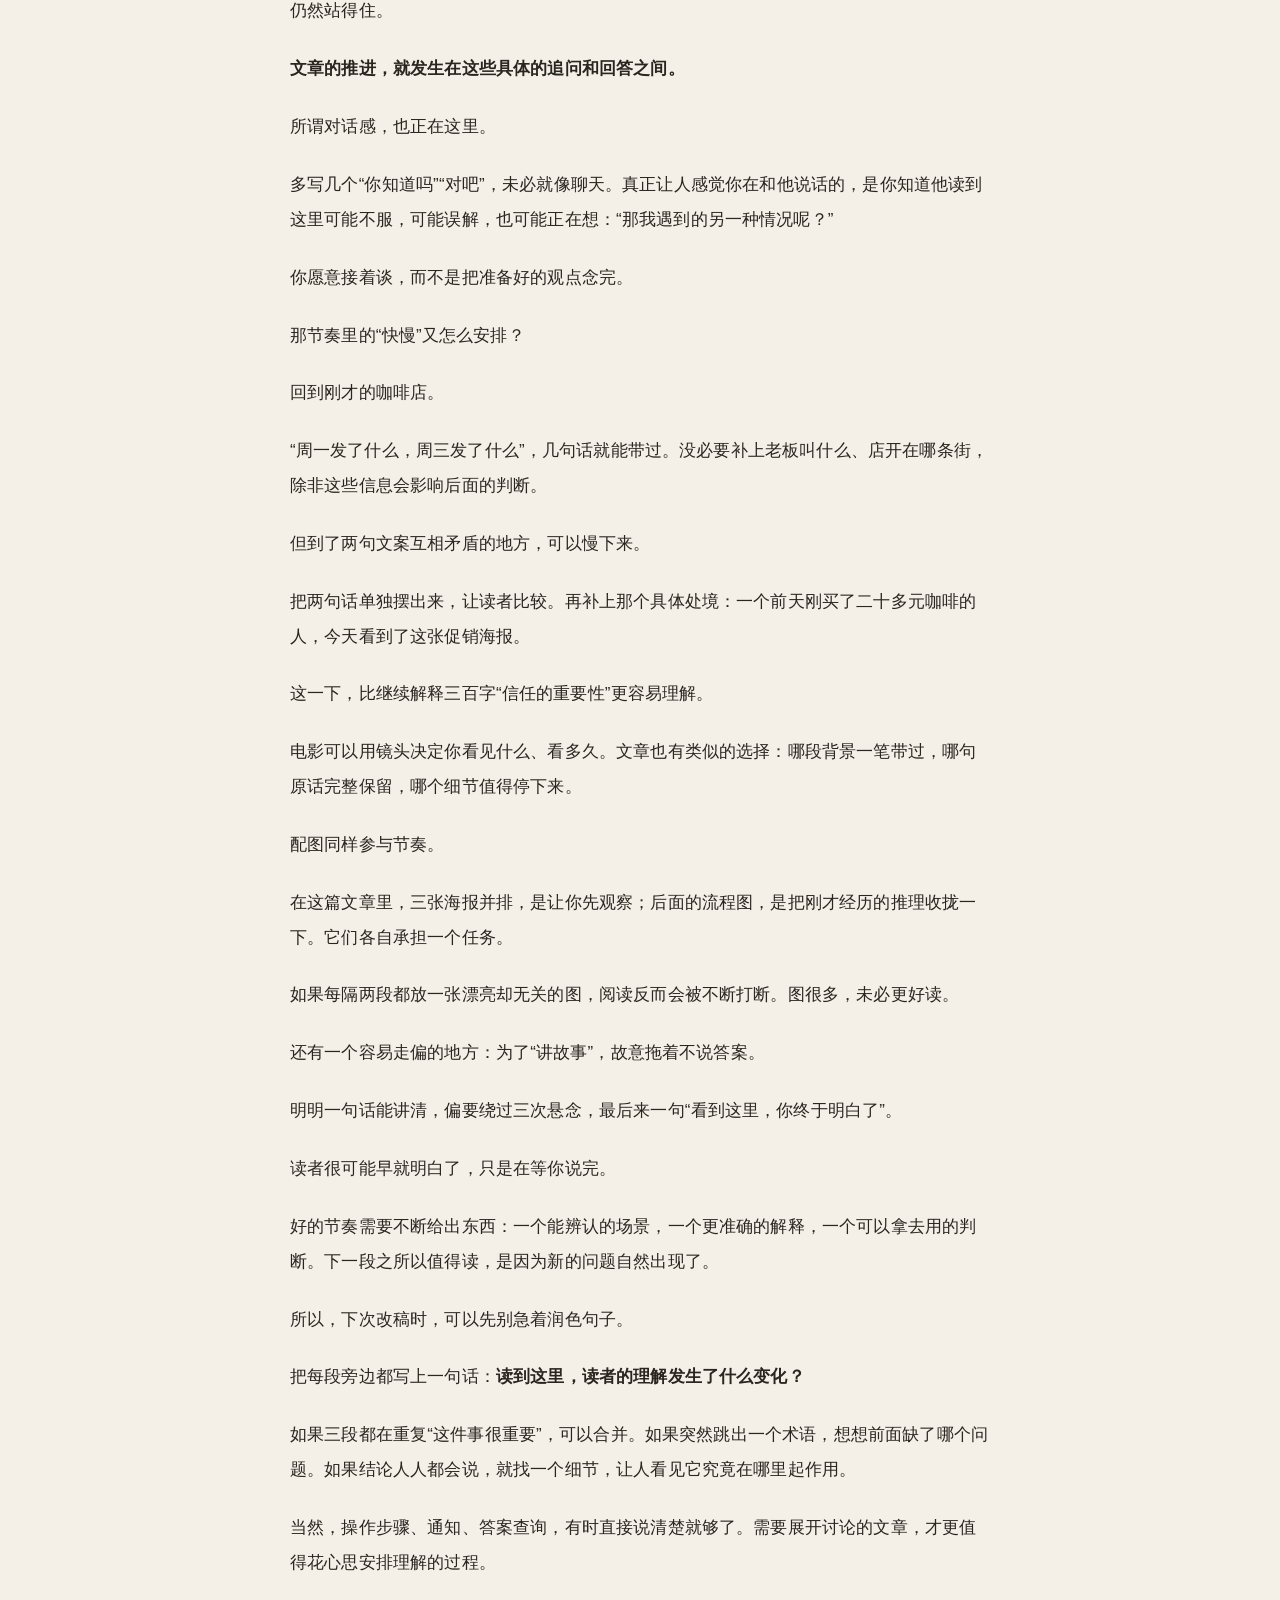
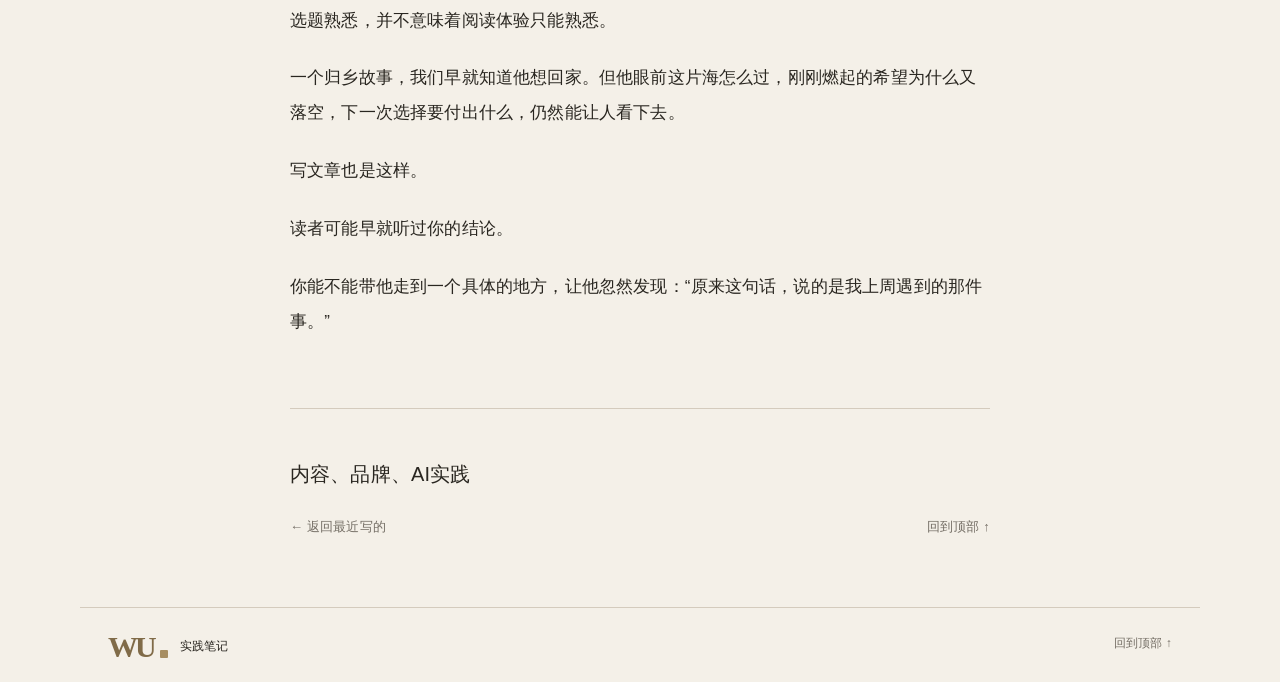
<file: articles/video-rhythm.html>
<!doctype html>
<html lang="zh-CN"><head><meta charset="utf-8"><meta name="viewport" content="width=device-width,initial-scale=1"><meta name="theme-color" content="#F4F0E8"><meta name="description" content="从三张咖啡海报出发，讨论如何安排信息、追问与细节，让熟悉的选题产生新的阅读和观看体验。"><title>选题被做烂了，视频还能怎么做？ · WU的实践笔记</title><link rel="preconnect" href="https://fonts.googleapis.com">
<link rel="preconnect" href="https://fonts.gstatic.com" crossorigin>
<link href="https://fonts.googleapis.com/css2?family=Space+Grotesk:wght@400;500;600&family=JetBrains+Mono:wght@400;500&display=swap" rel="stylesheet">
<link href="https://fonts.loli.net/css2?family=Space+Grotesk:wght@400;500;600&family=JetBrains+Mono:wght@400;500&display=swap" rel="stylesheet"><link rel="stylesheet" href="../assets/articles/article.css?v=6"></head>
<body><nav>
  <div class="nav-inner">
    <a class="logo" href="../index.html#" aria-label="实践笔记">
      <span class="wu-wordmark"><b>W</b><span class="wu-letter-u">U<i></i></span></span>
      <span class="logo-copy"><strong>实践笔记</strong></span>
    </a>
    <div class="nav-links">
      <a href="../index.html#about">关于</a><a href="../index.html#methods">笔记</a><a href="../index.html#works">作品</a><a href="../index.html#map">知识树</a><a href="../index.html#tools">工具</a>
    </div>
  </div>
</nav><main id="top"><header class="article-header"><a class="back" href="../index.html#research">← 返回最近写的</a><div class="eyebrow">PRACTICE NOTES</div><h1>选题被做烂了，<br>视频还能怎么做？</h1><p class="dek">从三张咖啡海报出发，讨论如何安排信息、追问与细节，让熟悉的选题产生新的阅读和观看体验。</p><div class="article-meta"><span>内容创作 · 叙事节奏</span><time datetime="2026-09-06">2026.09.06</time><span class="article-reading-stats" data-word-count="2064" data-reading-minutes="6" title="正文统计：中文按字、英文和数字按词；不含导航、参考资料。阅读时间按每分钟约400字估算。">2,064 字 · 预计阅读 6 分钟</span></div></header><article class="prose" aria-label="文章正文">
<p>你有没有遇到过这种情况：想写一个选题，搜了一圈，发现别人已经写过几十遍。</p>
<p>换个标题，好像也没新多少。再加几个案例，又像把几篇文章拼在一起。</p>
<p>最后，文档停在第一行。</p>
<p>但想想看，一个故事被讲过，真的意味着它不值得再讲了吗？</p>
<p>《奥德赛》的归乡故事已经流传了两千多年。我们大致知道主人公要经历磨难、设法回家，可面对新的电影改编，还是会好奇：这一次，它会怎么把我带进去？</p>
<p>这也是诺兰拍《奥德赛》这件事给我的一个写作启发。</p>
<p><strong>题材决定我们要谈什么，节奏决定读者怎样经历它。</strong></p>
<p>同一个结论，可以被当成一句常识划过去，也可以让人读到最后，停一下，想想自己的工作。</p>
<p>区别往往藏在中间那些安排里。</p>
<p>很多人一说节奏，首先想到的就是快。</p>
<p>开头要抓人，句子要短，段落要碎，最好每隔几行就来一句金句。</p>
<p>可你试着听一个人说话：每句话都提高音量，每句话都强调“接下来特别重要”。听上两分钟，累不累？</p>
<p>文章也一样。一直快，没有快的感觉；一直强调，读者反而不知道该记住哪里。</p>
<p>节奏需要变化。更具体一点，是在合适的时候，让读者看见一个问题、形成一个判断，然后有机会把这个判断往前推一步。</p>
<p>我们拿一个选题试试。</p>
<p>假设你准备写：<strong>“为什么品牌表达需要保持一致？”</strong></p>
<p>很容易写成这样：</p>
<blockquote>品牌一致性有助于提升辨识度、建立信任，并降低消费者的认知成本。因此，我们需要统一视觉、语言与价值主张。</blockquote>
<p>这段话没什么错。</p>
<p>但读完，你大概只会点点头：“嗯，有道理。”</p>
<p>然后呢？没有然后了。结论太完整，读者还没来得及产生疑问，文章就已经替他结束了思考。</p>
<p>换个开头。</p>
<p>假设有一家咖啡店，正在给自己的账号做内容。</p>
<p>周一，发了一张粉橙色海报。杯子上画着笑脸，文案是：“打工续命，先来一杯。”</p>
<p>周三，换成深棕色背景。咖啡豆、金色光线，配一句：“留一点时间，给好咖啡。”</p>
<p>周五，橙色大字铺满屏幕：“9.9元，今天就冲。”</p>
<p>你把三张图并排打开，遮住店名。</p>
<p>它们像同一家店吗？</p>
<figure><a class="figure-link" href="../assets/articles/video-rhythm/coffee-posters.png?v=2" target="_blank" rel="noopener"><img src="../assets/articles/video-rhythm/coffee-posters.png?v=2" width="1536" height="1024" alt="同一咖啡杯分别呈现轻松、精品与促销三种冲突视觉风格" loading="lazy"></a><figcaption>虚构案例：同一只咖啡杯，分别被包装成轻松、精品与促销三种气质。先观察表达的差异，不急着判定它们是否合理。 <a href="../assets/articles/video-rhythm/coffee-posters.png?v=2" target="_blank" rel="noopener">查看完整大图 ↗</a></figcaption></figure>
<p>这时候，读者开始有自己的判断了。</p>
<p>“是不是风格太乱？换成同一套字体、同一组颜色就好了。”</p>
<p>很好。文章可以顺着这个想法走一步。</p>
<p>把三张海报都改成米白底，店名放在左上角，标题统一用黑体。现在看上去整齐多了。</p>
<p>问题解决了吗？</p>
<p>先别急。再看文案。</p>
<p>假设周三写的是：“贵一点，因为好咖啡值得。”</p>
<p>到了周五，却变成：“喝咖啡还花二十多？别当冤大头。”</p>
<p>字体完全统一，两句话却在互相拆台。前天刚被说服买单的人，今天突然成了被嘲讽的对象。</p>
<p>到这里再谈“价值主张一致”，读者就不太需要背概念了。他已经看见：<strong>视觉可以把几张图排整齐，却未必能让几句话讲到一起。</strong></p>
<p>你看，我们没有增加一个特别新奇的观点，只是调整了它出现的顺序。</p>
<p>先给场景，让人发现问题；再接住一个合理的解释；随后放进一个这个解释解决不了的细节。结论因此有了落脚点。</p>
<figure><a class="figure-link" href="../assets/articles/video-rhythm/reading-sequence.png" target="_blank" rel="noopener"><img src="../assets/articles/video-rhythm/reading-sequence.png" width="1536" height="1024" alt="从看见问题到修正理解的阅读过程" loading="lazy"></a><figcaption>先看见问题，再尝试解释，通过反例修正理解。 <a href="../assets/articles/video-rhythm/reading-sequence.png" target="_blank" rel="noopener">查看完整大图 ↗</a></figcaption></figure>
<p>不过，写到这里还不能收尾。</p>
<p>因为读者很可能会问：“照这么说，品牌就不能促销，也不能换语气了？天天说一样的话，谁愿意看？”</p>
<p>这个追问值得认真回答。</p>
<p>当然可以变化。咖啡店可以周一谈上班，周三谈风味，周五做优惠。不同场景，本来就需要不同表达。</p>
<p>假设它一直想传达的是“认真做一杯日常喝得起的咖啡”，那周三可以介绍豆子的烘焙方式，周五可以解释优惠来自新客体验。两条内容各有重点，却不用否定彼此。</p>
<p>此时，读者的理解又向前走了一步：一致性不等于每次都说同一句话，而是换了场景，承诺仍然站得住。</p>
<p><strong>文章的推进，就发生在这些具体的追问和回答之间。</strong></p>
<p>所谓对话感，也正在这里。</p>
<p>多写几个“你知道吗”“对吧”，未必就像聊天。真正让人感觉你在和他说话的，是你知道他读到这里可能不服，可能误解，也可能正在想：“那我遇到的另一种情况呢？”</p>
<p>你愿意接着谈，而不是把准备好的观点念完。</p>
<p>那节奏里的“快慢”又怎么安排？</p>
<p>回到刚才的咖啡店。</p>
<p>“周一发了什么，周三发了什么”，几句话就能带过。没必要补上老板叫什么、店开在哪条街，除非这些信息会影响后面的判断。</p>
<p>但到了两句文案互相矛盾的地方，可以慢下来。</p>
<p>把两句话单独摆出来，让读者比较。再补上那个具体处境：一个前天刚买了二十多元咖啡的人，今天看到了这张促销海报。</p>
<p>这一下，比继续解释三百字“信任的重要性”更容易理解。</p>
<p>电影可以用镜头决定你看见什么、看多久。文章也有类似的选择：哪段背景一笔带过，哪句原话完整保留，哪个细节值得停下来。</p>
<p>配图同样参与节奏。</p>
<p>在这篇文章里，三张海报并排，是让你先观察；后面的流程图，是把刚才经历的推理收拢一下。它们各自承担一个任务。</p>
<p>如果每隔两段都放一张漂亮却无关的图，阅读反而会被不断打断。图很多，未必更好读。</p>
<p>还有一个容易走偏的地方：为了“讲故事”，故意拖着不说答案。</p>
<p>明明一句话能讲清，偏要绕过三次悬念，最后来一句“看到这里，你终于明白了”。</p>
<p>读者很可能早就明白了，只是在等你说完。</p>
<p>好的节奏需要不断给出东西：一个能辨认的场景，一个更准确的解释，一个可以拿去用的判断。下一段之所以值得读，是因为新的问题自然出现了。</p>
<p>所以，下次改稿时，可以先别急着润色句子。</p>
<p>把每段旁边都写上一句话：<strong>读到这里，读者的理解发生了什么变化？</strong></p>
<p>如果三段都在重复“这件事很重要”，可以合并。如果突然跳出一个术语，想想前面缺了哪个问题。如果结论人人都会说，就找一个细节，让人看见它究竟在哪里起作用。</p>
<p>当然，操作步骤、通知、答案查询，有时直接说清楚就够了。需要展开讨论的文章，才更值得花心思安排理解的过程。</p>
<p>选题熟悉，并不意味着阅读体验只能熟悉。</p>
<p>一个归乡故事，我们早就知道他想回家。但他眼前这片海怎么过，刚刚燃起的希望为什么又落空，下一次选择要付出什么，仍然能让人看下去。</p>
<p>写文章也是这样。</p>
<p>读者可能早就听过你的结论。</p>
<p>你能不能带他走到一个具体的地方，让他忽然发现：“原来这句话，说的是我上周遇到的那件事。”</p></article><footer class="article-end"><p>内容、品牌、AI实践</p><div><a href="../index.html#research">← 返回最近写的</a><a href="#top">回到顶部 ↑</a></div></footer></main><footer class="site-footer"><span class="site-brand"><span class="wu-wordmark" aria-label="WU"><b>W</b><span class="wu-letter-u">U<i aria-hidden="true"></i></span></span><span>实践笔记</span></span><a href="#top">回到顶部 ↑</a></footer></body></html>
</file>
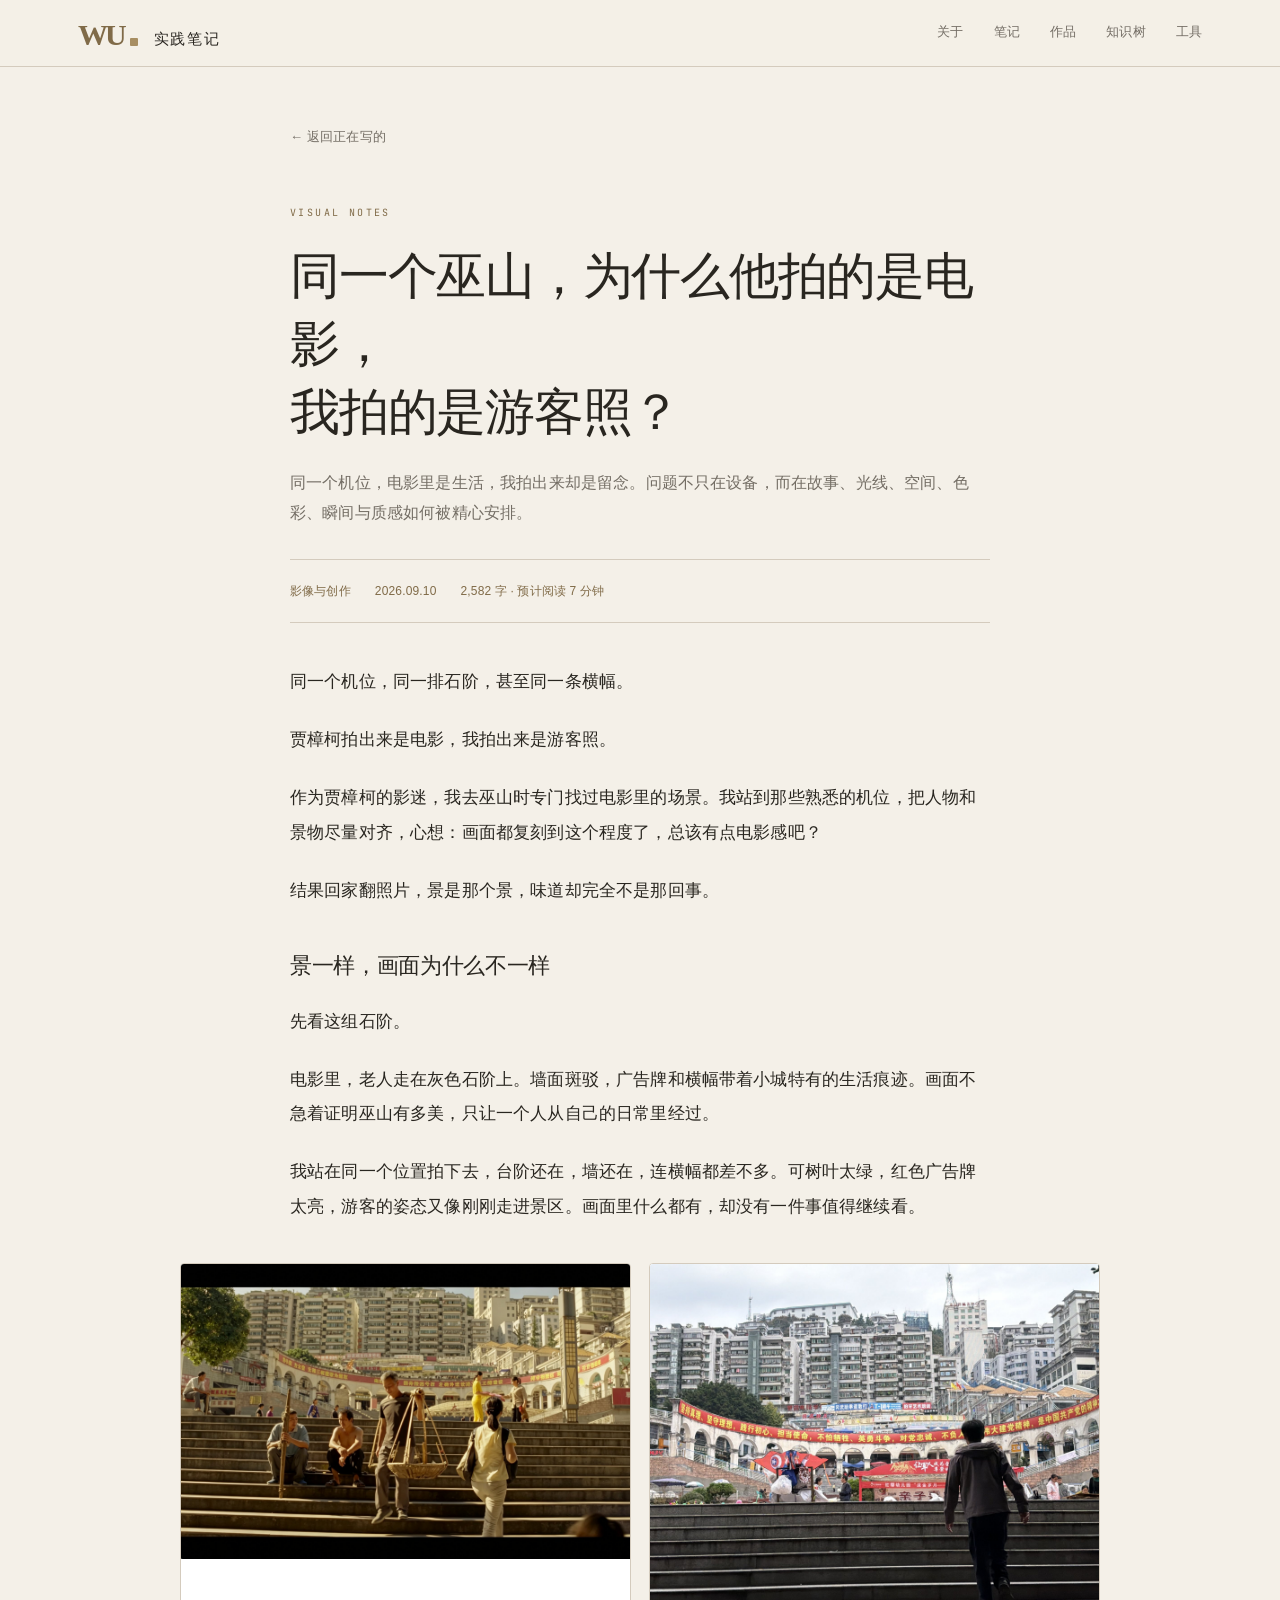
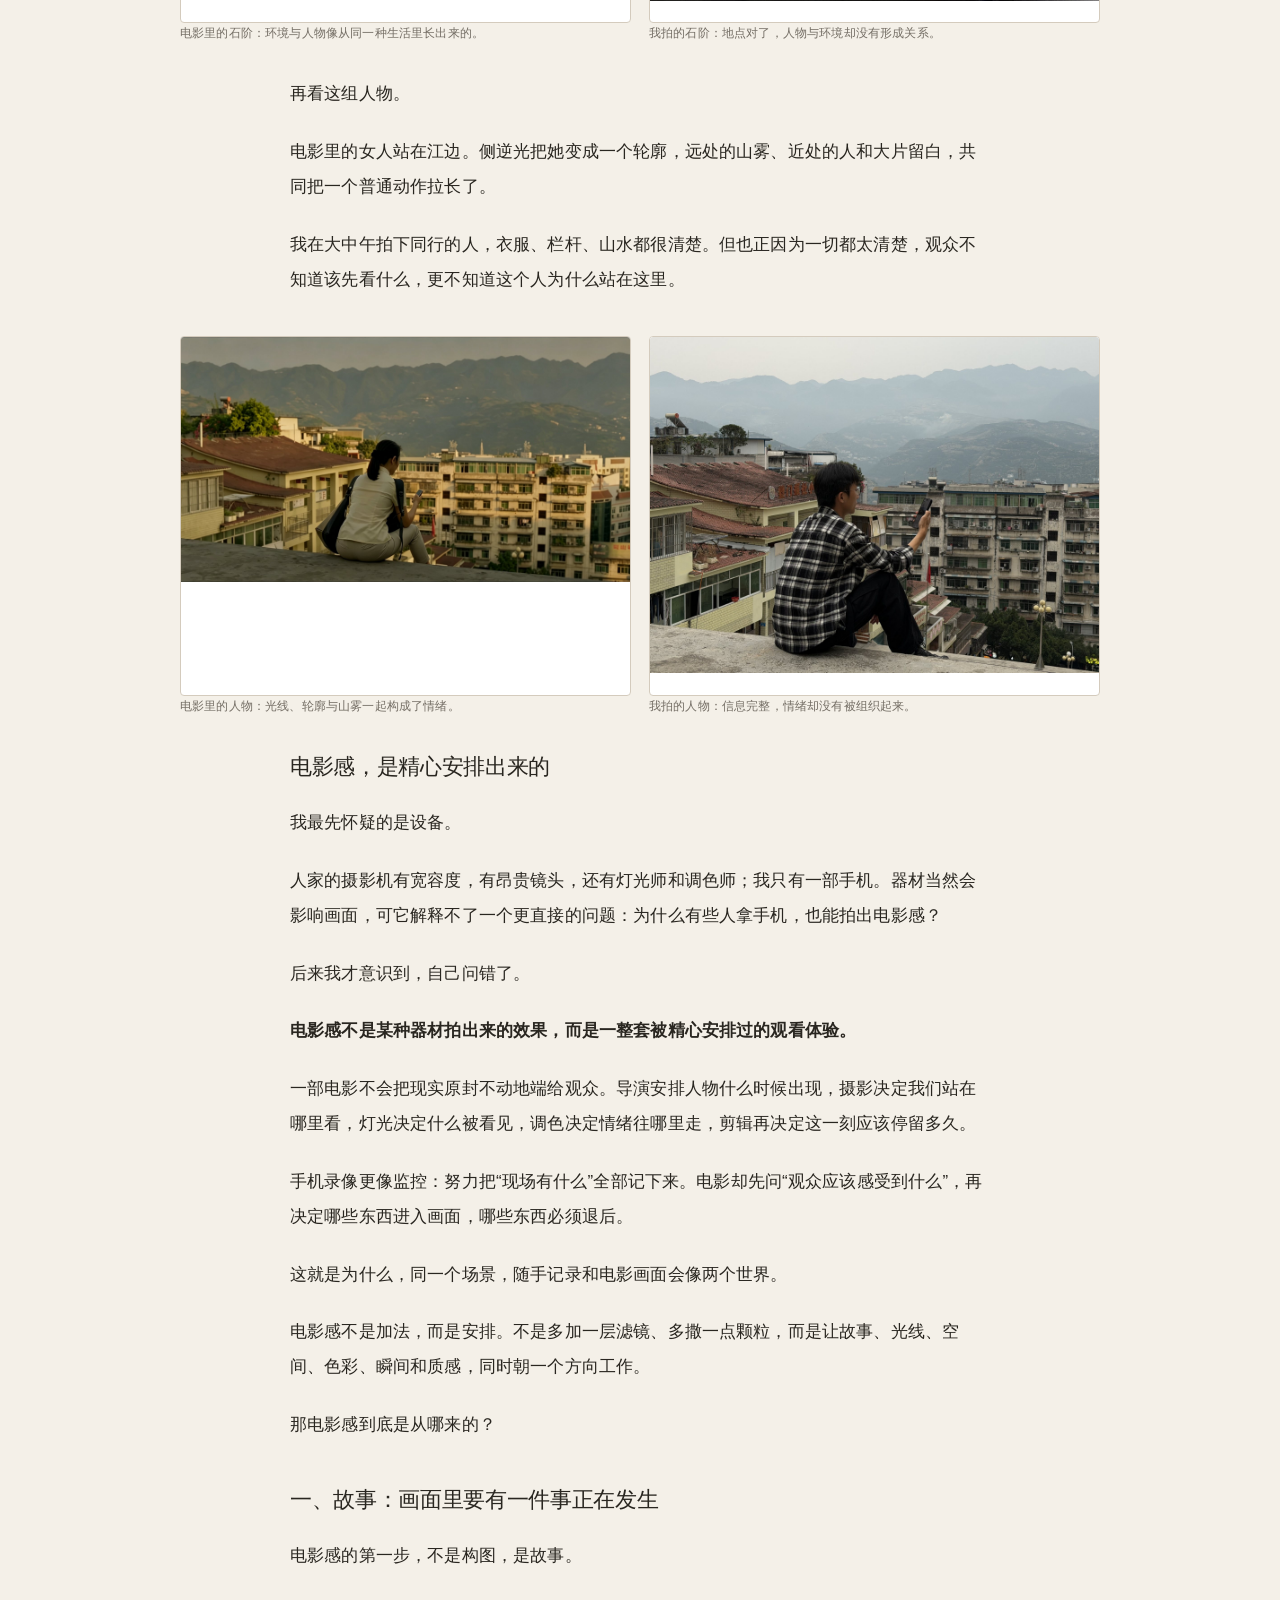
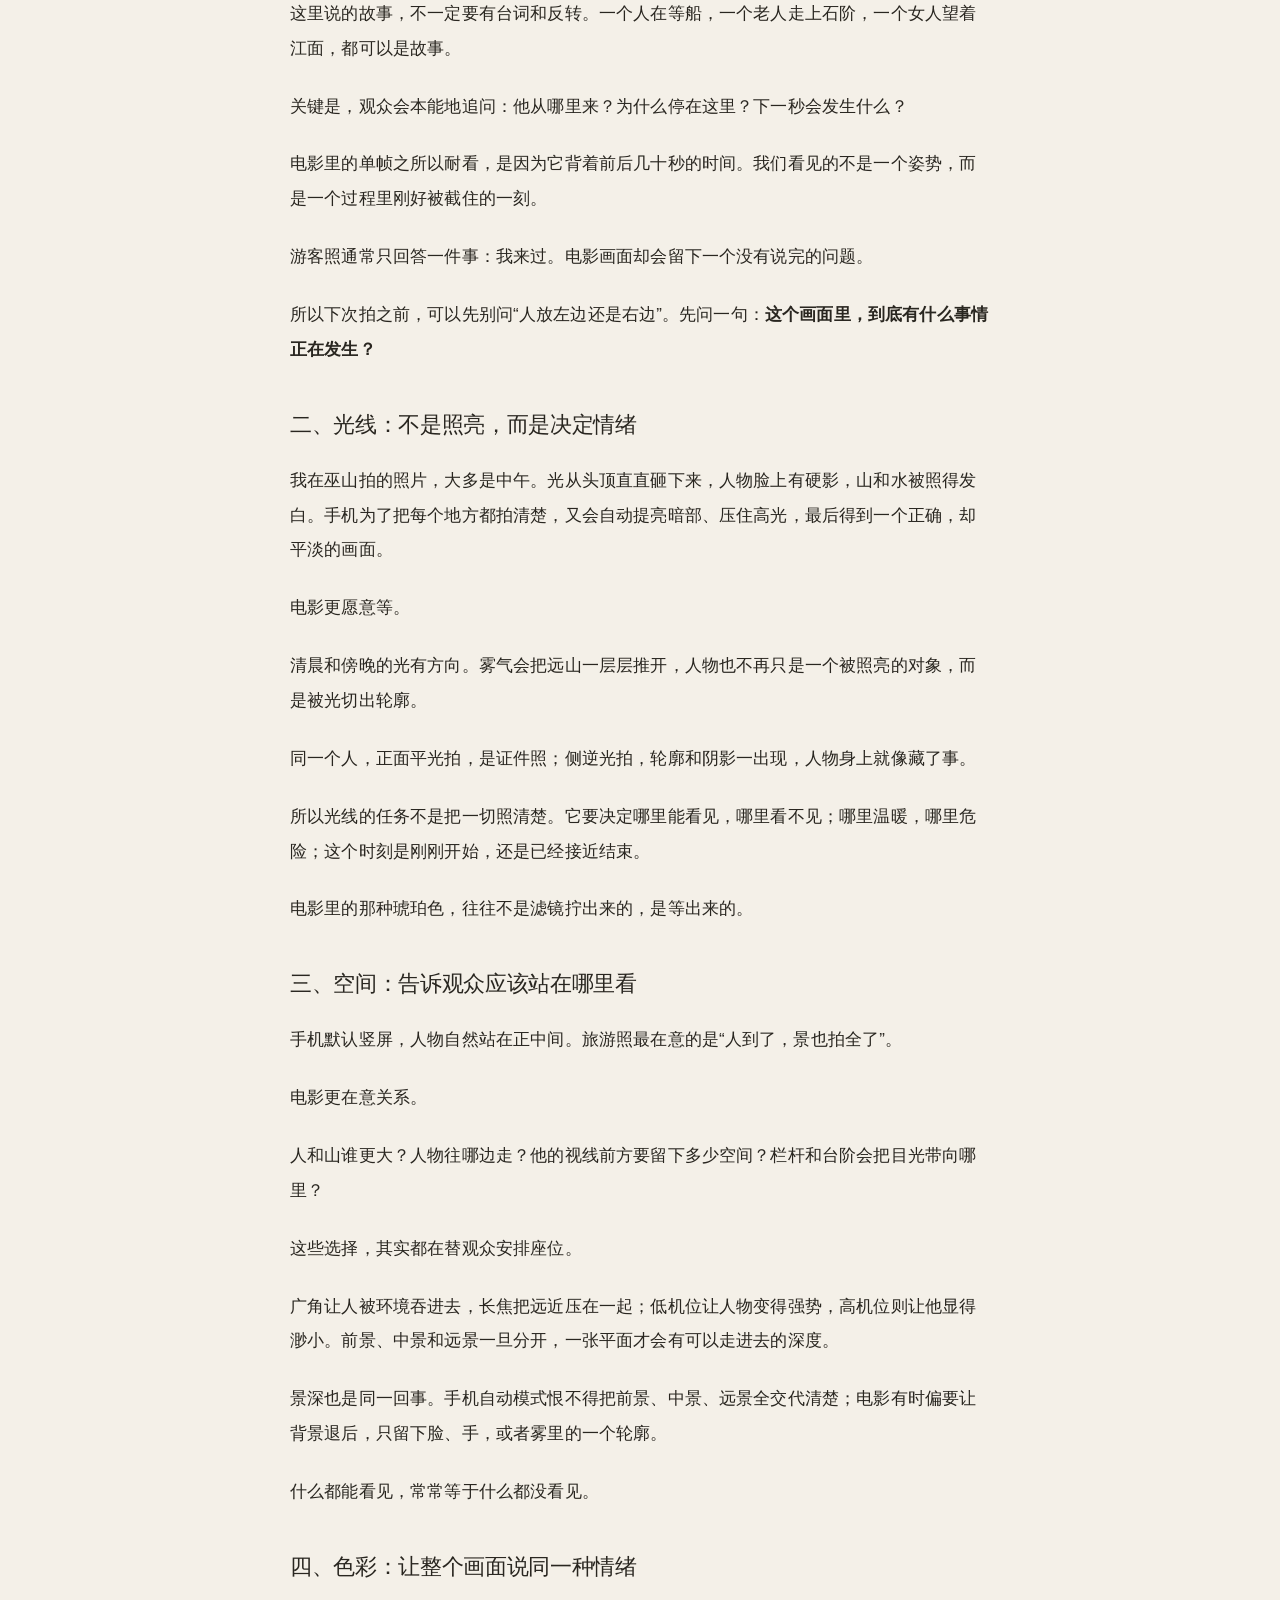
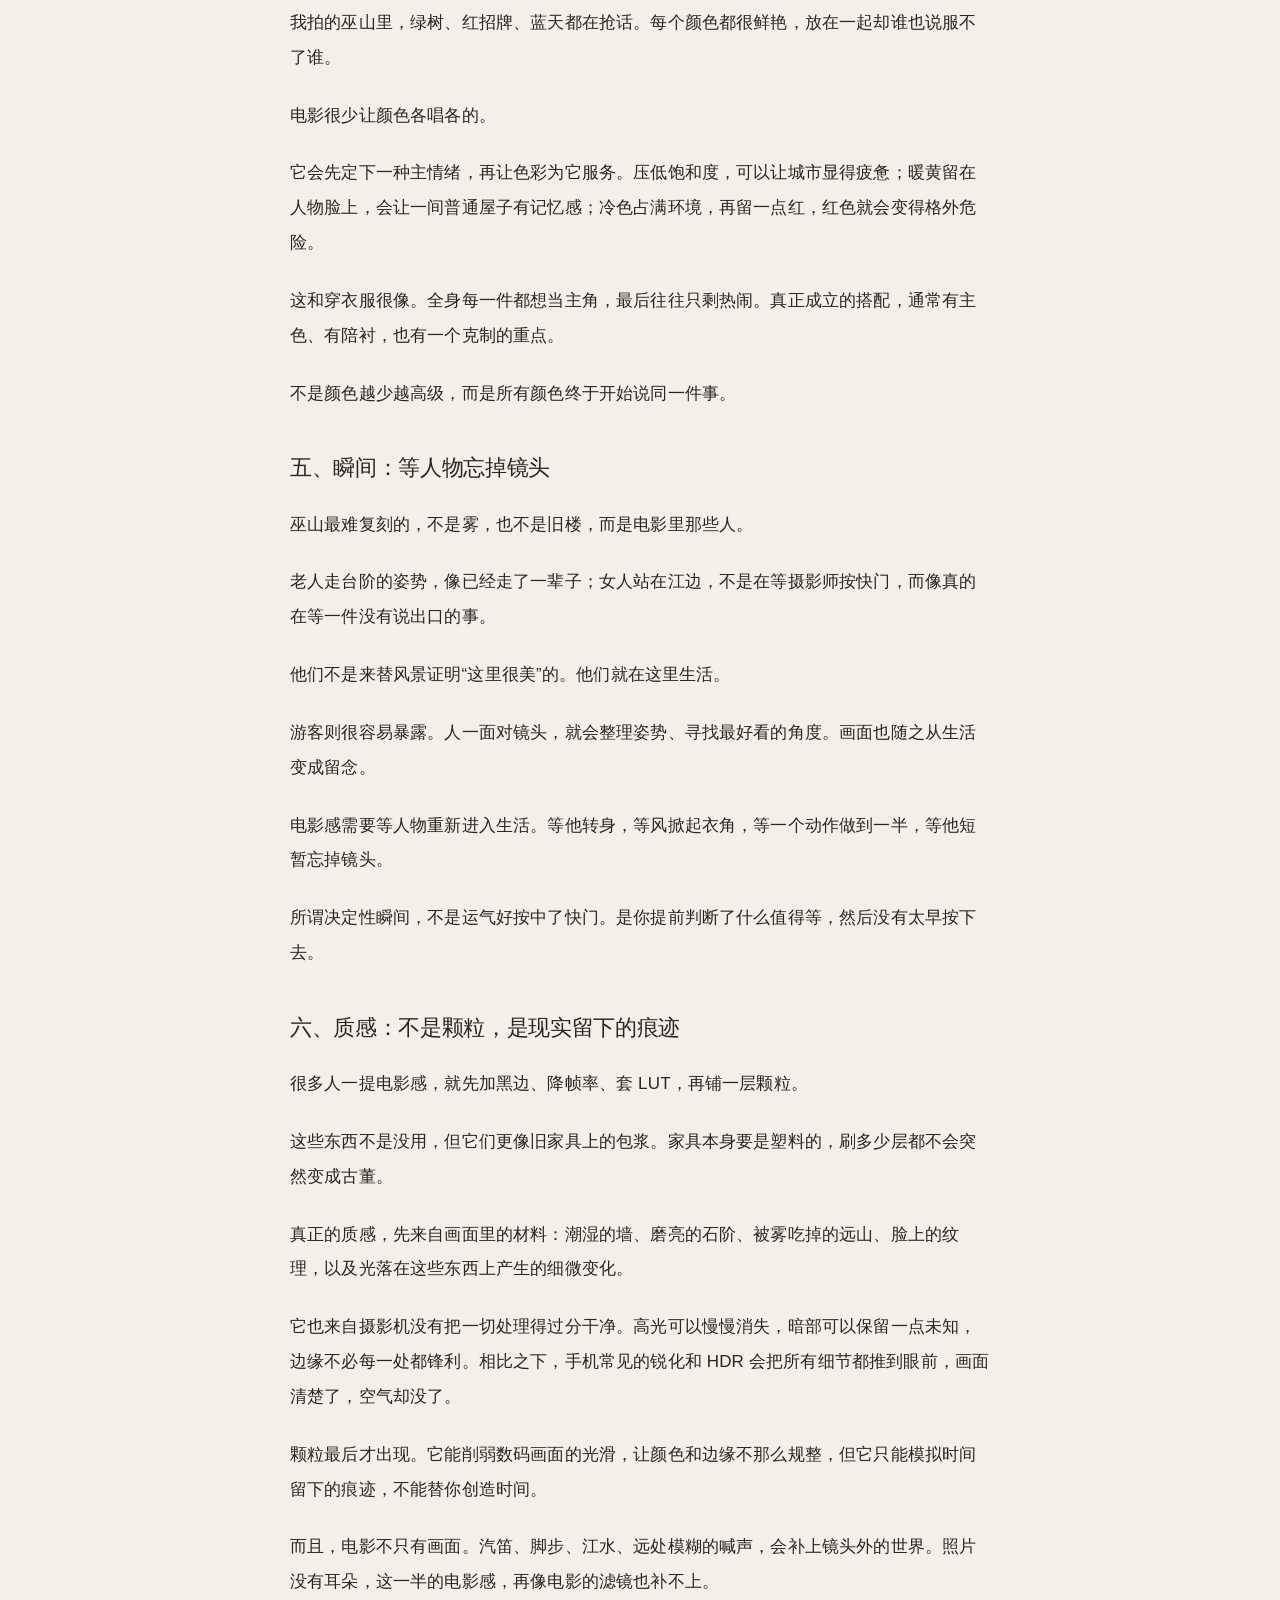
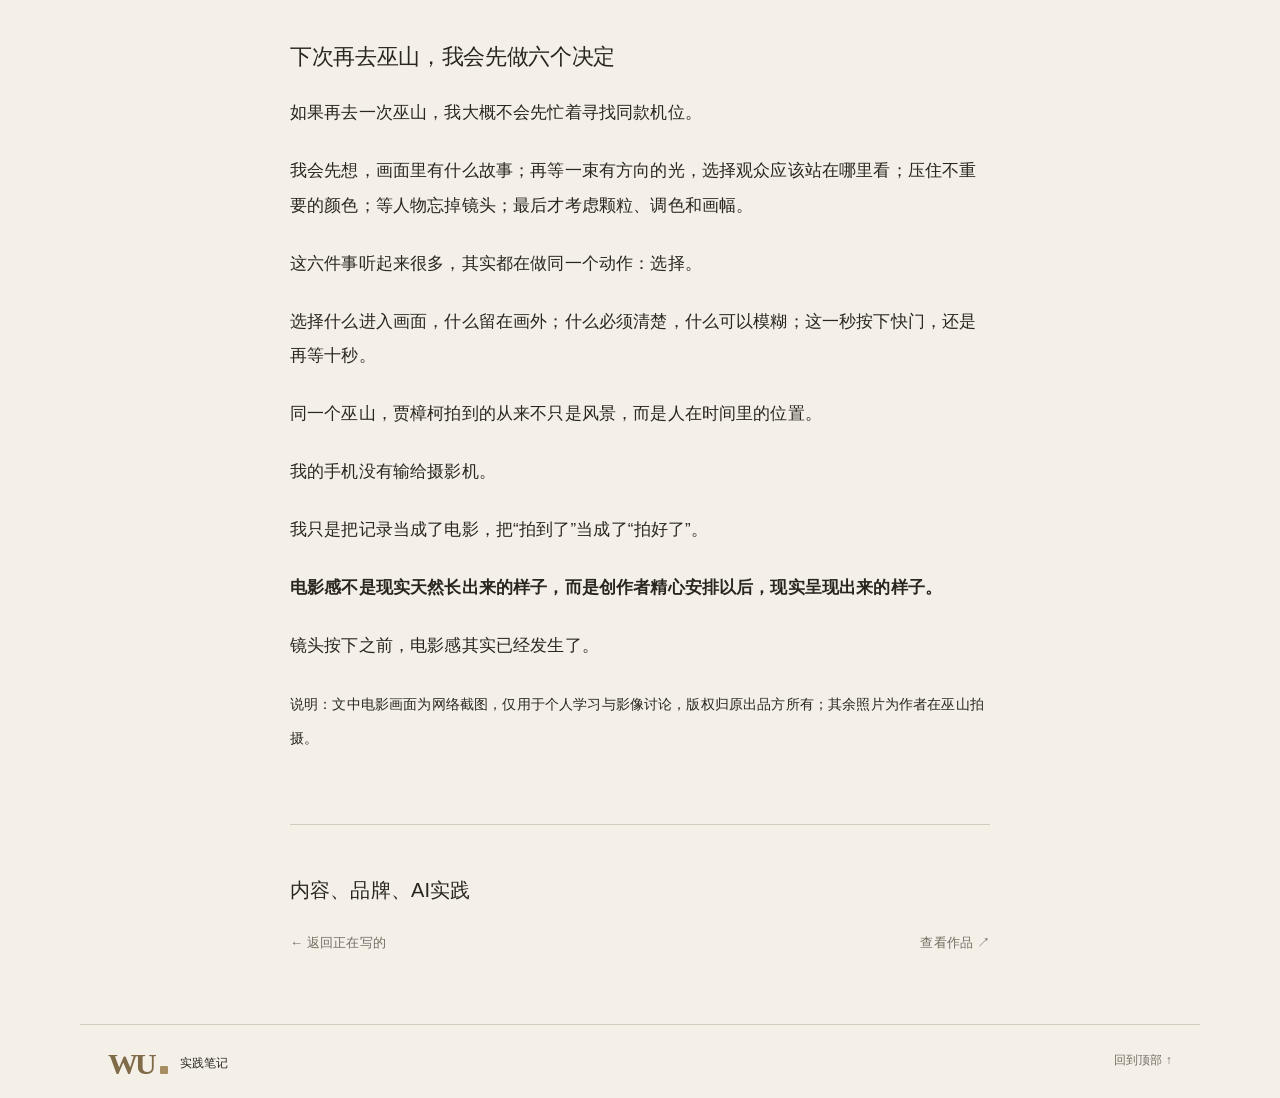
<file: articles/wushan.html>
<!doctype html>
<html lang="zh-CN"><head><meta charset="utf-8"><meta name="viewport" content="width=device-width,initial-scale=1"><meta name="theme-color" content="#F4F0E8"><meta name="description" content="站在电影同款机位，我拍到的却只是游客照。问题不在设备，而在光、视线、人物与时间如何被选择。"><title>同一个巫山，为什么他拍的是电影，我拍的是游客照？ · WU的实践笔记</title><link rel="preconnect" href="https://fonts.googleapis.com">
<link rel="preconnect" href="https://fonts.gstatic.com" crossorigin>
<link href="https://fonts.googleapis.com/css2?family=Space+Grotesk:wght@400;500;600&family=JetBrains+Mono:wght@400;500&display=swap" rel="stylesheet">
<link href="https://fonts.loli.net/css2?family=Space+Grotesk:wght@400;500;600&family=JetBrains+Mono:wght@400;500&display=swap" rel="stylesheet"><link rel="stylesheet" href="../assets/articles/article.css?v=6">
<style>
.prose .comparison-grid{max-width:920px;margin:38px auto 54px;display:grid;grid-template-columns:repeat(2,minmax(0,1fr));gap:18px}
.prose .comparison-grid figure{max-width:none;margin:0}
.prose .comparison-grid .figure-link{height:100%;display:flex;flex-direction:column}
.prose .comparison-grid img{width:100%;height:auto;display:block}
.prose .comparison-grid figcaption{margin-top:auto}
@media(max-width:700px){.prose .comparison-grid{grid-template-columns:1fr;gap:24px;margin:30px auto 42px}}
</style></head>
<body><nav>
  <div class="nav-inner">
    <a class="logo" href="../index.html#" aria-label="实践笔记">
      <span class="wu-wordmark"><b>W</b><span class="wu-letter-u">U<i></i></span></span>
      <span class="logo-copy"><strong>实践笔记</strong></span>
    </a>
    <div class="nav-links">
      <a href="../index.html#about">关于</a><a href="../index.html#methods">笔记</a><a href="../index.html#works">作品</a><a href="../index.html#map">知识树</a><a href="../index.html#tools">工具</a>
    </div>
  </div>
</nav><main id="top"><header class="article-header"><a class="back" href="../index.html#research">← 返回正在写的</a><div class="eyebrow">VISUAL NOTES</div><h1>同一个巫山，为什么他拍的是电影，<br>我拍的是游客照？</h1><p class="dek">同一个机位，电影里是生活，我拍出来却是留念。问题不只在设备，而在故事、光线、空间、色彩、瞬间与质感如何被精心安排。</p><div class="article-meta"><span>影像与创作</span><time datetime="2026-09-10">2026.09.10</time><span class="article-reading-stats" data-word-count="2582" data-reading-minutes="7" title="正文统计：中文按字、英文和数字按词；不含导航、参考资料。阅读时间按每分钟约400字估算。">2,582 字 · 预计阅读 7 分钟</span></div></header><article class="prose" aria-label="文章正文">
<p>同一个机位，同一排石阶，甚至同一条横幅。</p>
<p>贾樟柯拍出来是电影，我拍出来是游客照。</p>
<p>作为贾樟柯的影迷，我去巫山时专门找过电影里的场景。我站到那些熟悉的机位，把人物和景物尽量对齐，心想：画面都复刻到这个程度了，总该有点电影感吧？</p>
<p>结果回家翻照片，景是那个景，味道却完全不是那回事。</p>

<h2>景一样，画面为什么不一样</h2>
<p>先看这组石阶。</p>
<p>电影里，老人走在灰色石阶上。墙面斑驳，广告牌和横幅带着小城特有的生活痕迹。画面不急着证明巫山有多美，只让一个人从自己的日常里经过。</p>
<p>我站在同一个位置拍下去，台阶还在，墙还在，连横幅都差不多。可树叶太绿，红色广告牌太亮，游客的姿态又像刚刚走进景区。画面里什么都有，却没有一件事值得继续看。</p>
<div class="comparison-grid" aria-label="石阶场景对比">
  <figure><a class="figure-link" href="../assets/articles/wushan/movie-steps.jpg"><img src="../assets/articles/wushan/movie-steps.jpg" width="2000" height="1316" alt="电影中的巫山石阶场景" loading="lazy"></a><figcaption>电影里的石阶：环境与人物像从同一种生活里长出来的。</figcaption></figure>
  <figure><a class="figure-link" href="../assets/articles/wushan/user-steps.jpg"><img src="../assets/articles/wushan/user-steps.jpg" width="2000" height="1500" alt="我在巫山拍摄的同一处石阶" loading="lazy"></a><figcaption>我拍的石阶：地点对了，人物与环境却没有形成关系。</figcaption></figure>
</div>
<p>再看这组人物。</p>
<p>电影里的女人站在江边。侧逆光把她变成一个轮廓，远处的山雾、近处的人和大片留白，共同把一个普通动作拉长了。</p>
<p>我在大中午拍下同行的人，衣服、栏杆、山水都很清楚。但也正因为一切都太清楚，观众不知道该先看什么，更不知道这个人为什么站在这里。</p>
<div class="comparison-grid" aria-label="江边人物场景对比">
  <figure><a class="figure-link" href="../assets/articles/wushan/movie-figure.jpg"><img src="../assets/articles/wushan/movie-figure.jpg" width="2000" height="1092" alt="电影中的巫山江边人物场景" loading="lazy"></a><figcaption>电影里的人物：光线、轮廓与山雾一起构成了情绪。</figcaption></figure>
  <figure><a class="figure-link" href="../assets/articles/wushan/user-figure.jpg"><img src="../assets/articles/wushan/user-figure.jpg" width="2000" height="1500" alt="我在巫山江边拍摄的人物照片" loading="lazy"></a><figcaption>我拍的人物：信息完整，情绪却没有被组织起来。</figcaption></figure>
</div>

<h2>电影感，是精心安排出来的</h2>
<p>我最先怀疑的是设备。</p>
<p>人家的摄影机有宽容度，有昂贵镜头，还有灯光师和调色师；我只有一部手机。器材当然会影响画面，可它解释不了一个更直接的问题：为什么有些人拿手机，也能拍出电影感？</p>
<p>后来我才意识到，自己问错了。</p>
<p><strong>电影感不是某种器材拍出来的效果，而是一整套被精心安排过的观看体验。</strong></p>
<p>一部电影不会把现实原封不动地端给观众。导演安排人物什么时候出现，摄影决定我们站在哪里看，灯光决定什么被看见，调色决定情绪往哪里走，剪辑再决定这一刻应该停留多久。</p>
<p>手机录像更像监控：努力把“现场有什么”全部记下来。电影却先问“观众应该感受到什么”，再决定哪些东西进入画面，哪些东西必须退后。</p>
<p>这就是为什么，同一个场景，随手记录和电影画面会像两个世界。</p>
<p>电影感不是加法，而是安排。不是多加一层滤镜、多撒一点颗粒，而是让故事、光线、空间、色彩、瞬间和质感，同时朝一个方向工作。</p>
<p>那电影感到底是从哪来的？</p>

<h2>一、故事：画面里要有一件事正在发生</h2>
<p>电影感的第一步，不是构图，是故事。</p>
<p>这里说的故事，不一定要有台词和反转。一个人在等船，一个老人走上石阶，一个女人望着江面，都可以是故事。</p>
<p>关键是，观众会本能地追问：他从哪里来？为什么停在这里？下一秒会发生什么？</p>
<p>电影里的单帧之所以耐看，是因为它背着前后几十秒的时间。我们看见的不是一个姿势，而是一个过程里刚好被截住的一刻。</p>
<p>游客照通常只回答一件事：我来过。电影画面却会留下一个没有说完的问题。</p>
<p>所以下次拍之前，可以先别问“人放左边还是右边”。先问一句：<strong>这个画面里，到底有什么事情正在发生？</strong></p>

<h2>二、光线：不是照亮，而是决定情绪</h2>
<p>我在巫山拍的照片，大多是中午。光从头顶直直砸下来，人物脸上有硬影，山和水被照得发白。手机为了把每个地方都拍清楚，又会自动提亮暗部、压住高光，最后得到一个正确，却平淡的画面。</p>
<p>电影更愿意等。</p>
<p>清晨和傍晚的光有方向。雾气会把远山一层层推开，人物也不再只是一个被照亮的对象，而是被光切出轮廓。</p>
<p>同一个人，正面平光拍，是证件照；侧逆光拍，轮廓和阴影一出现，人物身上就像藏了事。</p>
<p>所以光线的任务不是把一切照清楚。它要决定哪里能看见，哪里看不见；哪里温暖，哪里危险；这个时刻是刚刚开始，还是已经接近结束。</p>
<p>电影里的那种琥珀色，往往不是滤镜拧出来的，是等出来的。</p>

<h2>三、空间：告诉观众应该站在哪里看</h2>
<p>手机默认竖屏，人物自然站在正中间。旅游照最在意的是“人到了，景也拍全了”。</p>
<p>电影更在意关系。</p>
<p>人和山谁更大？人物往哪边走？他的视线前方要留下多少空间？栏杆和台阶会把目光带向哪里？</p>
<p>这些选择，其实都在替观众安排座位。</p>
<p>广角让人被环境吞进去，长焦把远近压在一起；低机位让人物变得强势，高机位则让他显得渺小。前景、中景和远景一旦分开，一张平面才会有可以走进去的深度。</p>
<p>景深也是同一回事。手机自动模式恨不得把前景、中景、远景全交代清楚；电影有时偏要让背景退后，只留下脸、手，或者雾里的一个轮廓。</p>
<p>什么都能看见，常常等于什么都没看见。</p>

<h2>四、色彩：让整个画面说同一种情绪</h2>
<p>我拍的巫山里，绿树、红招牌、蓝天都在抢话。每个颜色都很鲜艳，放在一起却谁也说服不了谁。</p>
<p>电影很少让颜色各唱各的。</p>
<p>它会先定下一种主情绪，再让色彩为它服务。压低饱和度，可以让城市显得疲惫；暖黄留在人物脸上，会让一间普通屋子有记忆感；冷色占满环境，再留一点红，红色就会变得格外危险。</p>
<p>这和穿衣服很像。全身每一件都想当主角，最后往往只剩热闹。真正成立的搭配，通常有主色、有陪衬，也有一个克制的重点。</p>
<p>不是颜色越少越高级，而是所有颜色终于开始说同一件事。</p>

<h2>五、瞬间：等人物忘掉镜头</h2>
<p>巫山最难复刻的，不是雾，也不是旧楼，而是电影里那些人。</p>
<p>老人走台阶的姿势，像已经走了一辈子；女人站在江边，不是在等摄影师按快门，而像真的在等一件没有说出口的事。</p>
<p>他们不是来替风景证明“这里很美”的。他们就在这里生活。</p>
<p>游客则很容易暴露。人一面对镜头，就会整理姿势、寻找最好看的角度。画面也随之从生活变成留念。</p>
<p>电影感需要等人物重新进入生活。等他转身，等风掀起衣角，等一个动作做到一半，等他短暂忘掉镜头。</p>
<p>所谓决定性瞬间，不是运气好按中了快门。是你提前判断了什么值得等，然后没有太早按下去。</p>

<h2>六、质感：不是颗粒，是现实留下的痕迹</h2>
<p>很多人一提电影感，就先加黑边、降帧率、套 LUT，再铺一层颗粒。</p>
<p>这些东西不是没用，但它们更像旧家具上的包浆。家具本身要是塑料的，刷多少层都不会突然变成古董。</p>
<p>真正的质感，先来自画面里的材料：潮湿的墙、磨亮的石阶、被雾吃掉的远山、脸上的纹理，以及光落在这些东西上产生的细微变化。</p>
<p>它也来自摄影机没有把一切处理得过分干净。高光可以慢慢消失，暗部可以保留一点未知，边缘不必每一处都锋利。相比之下，手机常见的锐化和 HDR 会把所有细节都推到眼前，画面清楚了，空气却没了。</p>
<p>颗粒最后才出现。它能削弱数码画面的光滑，让颜色和边缘不那么规整，但它只能模拟时间留下的痕迹，不能替你创造时间。</p>
<p>而且，电影不只有画面。汽笛、脚步、江水、远处模糊的喊声，会补上镜头外的世界。照片没有耳朵，这一半的电影感，再像电影的滤镜也补不上。</p>

<h2>下次再去巫山，我会先做六个决定</h2>
<p>如果再去一次巫山，我大概不会先忙着寻找同款机位。</p>
<p>我会先想，画面里有什么故事；再等一束有方向的光，选择观众应该站在哪里看；压住不重要的颜色；等人物忘掉镜头；最后才考虑颗粒、调色和画幅。</p>
<p>这六件事听起来很多，其实都在做同一个动作：选择。</p>
<p>选择什么进入画面，什么留在画外；什么必须清楚，什么可以模糊；这一秒按下快门，还是再等十秒。</p>
<p>同一个巫山，贾樟柯拍到的从来不只是风景，而是人在时间里的位置。</p>
<p>我的手机没有输给摄影机。</p>
<p>我只是把记录当成了电影，把“拍到了”当成了“拍好了”。</p>
<p><strong>电影感不是现实天然长出来的样子，而是创作者精心安排以后，现实呈现出来的样子。</strong></p>
<p>镜头按下之前，电影感其实已经发生了。</p>
<p><small>说明：文中电影画面为网络截图，仅用于个人学习与影像讨论，版权归原出品方所有；其余照片为作者在巫山拍摄。</small></p>
</article><footer class="article-end"><p>内容、品牌、AI实践</p><div><a href="../index.html#research">← 返回正在写的</a><a href="../index.html#works">查看作品 ↗</a></div></footer></main><footer class="site-footer"><span class="site-brand"><span class="wu-wordmark" aria-label="WU"><b>W</b><span class="wu-letter-u">U<i aria-hidden="true"></i></span></span><span>实践笔记</span></span><a href="#top">回到顶部 ↑</a></footer></body></html>
</file>
<file: assets/articles/article.css>
:root{
  --bg:#F4F0E8;
  --card:#F9F6EF;
  --ink:#292620;
  --ink2:#746E65;
  --ink3:#9A9287;
  --accent:#A78E62;
  --accent-deep:#806B48;
  --line:#D4CBBD;
  --sans:"Microsoft YaHei UI Light","Microsoft YaHei Light","PingFang SC","Hiragino Sans GB","Noto Sans SC",-apple-system,BlinkMacSystemFont,sans-serif;
  --mono:"JetBrains Mono",ui-monospace,Consolas,monospace;
  --reading:700px;
}
*{box-sizing:border-box}
html{scroll-behavior:smooth}
body{margin:0;background:var(--bg);color:var(--ink);font-family:var(--sans);font-weight:300;line-height:1.9;letter-spacing:.01em;text-rendering:optimizeLegibility}
a{color:inherit;text-decoration:none}
a:focus-visible{outline:2px solid var(--accent-deep);outline-offset:5px}
img{max-width:100%}

nav{position:sticky;top:0;z-index:10;background:rgba(244,240,232,.96);border-bottom:1px solid var(--line)}
.nav-inner{max-width:1180px;margin:auto;padding:20px 28px;display:flex;align-items:center;justify-content:space-between}
.logo{display:flex;align-items:flex-end;gap:8px;flex:0 0 auto;min-width:max-content}
.wu-wordmark{display:inline-flex;align-items:baseline;padding-right:22px;font:700 30px/.85 Georgia,"Times New Roman",serif;letter-spacing:-3px;color:var(--accent-deep);white-space:nowrap}
.wu-letter-u{position:relative;display:inline-block}
.wu-letter-u i{position:absolute;right:-14px;bottom:2px;width:8px;height:8px;border-radius:1px;background:var(--accent)}
.wu-wordmark>b,.wu-wordmark>.wu-letter-u{transform:translateY(2px)}
.logo-copy{display:flex;align-items:flex-end}
.logo-copy strong{font-size:15px;line-height:1;font-weight:300;letter-spacing:.12em;white-space:nowrap}
.nav-links{display:flex;gap:30px;font-size:13px;color:var(--ink2)}
.nav-links a{white-space:nowrap}
.nav-links a:hover,.back:hover,.article-end a:hover{color:var(--accent-deep)}

main{max-width:1040px;margin:auto;padding:0 32px}
.article-header{max-width:var(--reading);margin:auto;padding:54px 0 42px}
.back{font-size:13px;color:var(--ink2)}
.eyebrow{display:flex;align-items:center;gap:18px;font:10px/1.5 var(--mono);letter-spacing:.24em;color:var(--accent-deep)}
.article-header .eyebrow{margin-top:54px}
.eyebrow span{border-left:1px solid var(--accent);padding-left:18px}
h1{margin:22px 0;font-size:clamp(34px,4.4vw,50px);font-weight:300;line-height:1.36;letter-spacing:-.025em;overflow-wrap:break-word}
.dek{margin:20px 0 30px;color:var(--ink2);font-size:16px;line-height:1.9}
.article-meta{display:flex;flex-wrap:wrap;gap:10px 24px;padding:20px 0;border-top:1px solid var(--line);border-bottom:1px solid var(--line);font-size:12px;color:var(--accent-deep)}

.prose{font-size:17px;line-height:2.05}
.prose>p,.prose>blockquote,.prose>ul,.prose>ol,.prose>h2,.prose>h3{max-width:var(--reading);margin-right:auto;margin-left:auto}
.prose>p{margin-top:0;margin-bottom:23px}
.prose h2{margin-top:48px;margin-bottom:22px;font-size:22px;font-weight:400;line-height:1.55;letter-spacing:-.015em;scroll-margin-top:100px}
.prose h3,.prose .step-heading{margin-top:34px;margin-bottom:18px;font-size:18px;font-weight:400;line-height:1.65;color:var(--ink)}
.prose ul,.prose ol{margin-top:0;margin-bottom:24px;padding-left:1.5em}
.prose li{margin:8px 0;padding-left:.25em}
.prose strong{font-weight:600;color:var(--ink)}
.prose .key{margin-top:42px;margin-bottom:24px;font-size:20px;font-weight:400;color:var(--accent-deep)}
.prose .reader-question{font-weight:300;color:var(--ink)}
.prose a:not(.figure-link){color:var(--accent-deep);text-decoration:underline;text-decoration-color:var(--line);text-underline-offset:4px}
.prose blockquote{margin-top:32px;margin-bottom:32px;padding:18px 0;border-top:1px solid var(--line);border-bottom:1px solid var(--line);font-size:inherit;color:var(--ink)}
.step-heading span{flex:none;font:13px/1.6 var(--mono);color:var(--accent-deep);letter-spacing:.06em}

.prose figure{width:100%;max-width:var(--reading);margin:40px auto 46px}
.figure-link{display:block;overflow:hidden;background:#fff;border:1px solid var(--line);border-radius:4px;cursor:zoom-in}
.figure-link img{display:block;width:100%;height:auto;object-fit:contain;background:#fff}
.prose figcaption{max-width:var(--reading);margin:14px auto 0;color:var(--ink2);font-size:12px;line-height:1.8}
.figure-num{font:10px var(--mono);letter-spacing:.12em;color:var(--accent-deep);margin-right:12px}
.figure-actions{display:flex;flex-wrap:wrap;gap:8px 24px;margin-top:8px;color:var(--accent-deep)}
.figure-actions a{border-bottom:1px solid var(--line)}

.article-end{max-width:var(--reading);margin:68px auto 0;padding:28px 0 68px;border-top:1px solid var(--line)}
.article-end>.eyebrow{margin-bottom:20px}
.article-end p{margin:18px 0 22px;font-size:20px;font-weight:300}
.article-end>div{display:flex;justify-content:space-between;gap:20px;font-size:13px;color:var(--ink2)}
.site-footer{max-width:1120px;margin:auto;padding:24px 28px;border-top:1px solid var(--line);font-size:12px;color:var(--ink2);display:flex;justify-content:space-between;gap:20px}
.site-brand{display:flex;align-items:flex-end;gap:4px;color:var(--ink)}
.article-reading-stats{white-space:normal}

/* 简洁阅读：只用字号、字重和留白区分层级 */
.prose h2{border:0;padding-top:0;margin-top:40px}
.prose .step-heading{display:block;margin-top:30px}
.prose .reader-question{border:0;padding:0}
.prose blockquote{border:0;background:none;padding:0}

@media(max-width:719px){
  main{padding:0 20px}
  .nav-inner{gap:12px;padding:13px 16px;flex-wrap:wrap}
  .wu-wordmark{padding-right:20px;font-size:22px}
  .wu-letter-u i{right:-12px;bottom:2px;width:7px;height:7px}
  .logo{gap:6px}
  .logo-copy strong{font-size:11px;letter-spacing:.04em}
  .nav-links{gap:11px;font-size:11px;flex-wrap:wrap}
  .article-header{padding:34px 0 26px}
  .article-header .eyebrow{margin-top:38px}
  h1{font-size:clamp(30px,9.2vw,38px);line-height:1.4}
  h1 br{display:none}
  .dek{font-size:14px}
  .article-meta{gap:8px 16px;font-size:11px}
  .prose{font-size:16px;line-height:2}
  .prose>p{margin-bottom:20px}
  .prose h2{margin-top:38px;font-size:20px}
  .prose h3,.prose .step-heading{margin-top:28px;font-size:17px}
  .prose .key{font-size:18px}
  .prose figure{margin:32px auto 38px}
  .prose figcaption{font-size:11px}
  .prose blockquote{padding:16px 0}
  .article-end{margin-top:48px;padding-bottom:48px}
  .site-footer{padding:20px;flex-wrap:wrap}
}
@media(max-width:520px){
  .nav-inner{display:grid;grid-template-columns:minmax(0,1fr);gap:10px}
  .nav-links{display:grid;grid-template-columns:repeat(5,max-content);width:100%;min-width:0;justify-content:space-between;gap:0;padding-top:1px}
}
</file>
<file: assets/articles/storytelling/storytelling.css>
/* 本文独立内容组件，基础排版继承全站文章样式。 */
.prose h3{max-width:700px;margin:32px auto 18px;font-size:18px;font-weight:400;line-height:1.7;scroll-margin-top:110px}
.article-toc{max-width:700px;margin:0 auto 34px;padding:14px 0;border-top:1px solid var(--line);border-bottom:1px solid var(--line);font-size:13px;color:var(--ink2)}
.article-toc summary{cursor:pointer;color:var(--accent-deep);min-height:28px;list-style-position:inside}
.article-toc a{display:block;margin:8px 0;padding:4px 0;line-height:1.8}
.article-toc a:hover{color:var(--accent-deep)}
.article-toc[open]{padding-bottom:18px}
#opening{scroll-margin-top:100px}
.prose figure{margin-top:34px;margin-bottom:38px}
.figure-link img{background:#F9F6EF}
.figure-link picture{display:block}
.source-note{max-width:700px;margin:48px auto 0;padding-top:22px;border-top:1px solid var(--line);color:var(--ink2);font-size:13px;line-height:1.9}
.source-note p{margin:0 0 12px}
.source-note>p:first-child{color:var(--accent-deep);font-weight:400}
.source-note ul{padding-left:20px;margin:10px 0}
.source-note li{margin:6px 0}
@media(max-width:600px){.prose h3{font-size:17px;margin-top:26px}.source-note{font-size:12px}.article-toc{margin-bottom:26px}.prose figure{margin:28px auto}}
@media(max-width:760px){.figure-link picture{max-width:400px;margin:0 auto}}
@media(prefers-reduced-motion:reduce){html{scroll-behavior:auto}}
</file>
